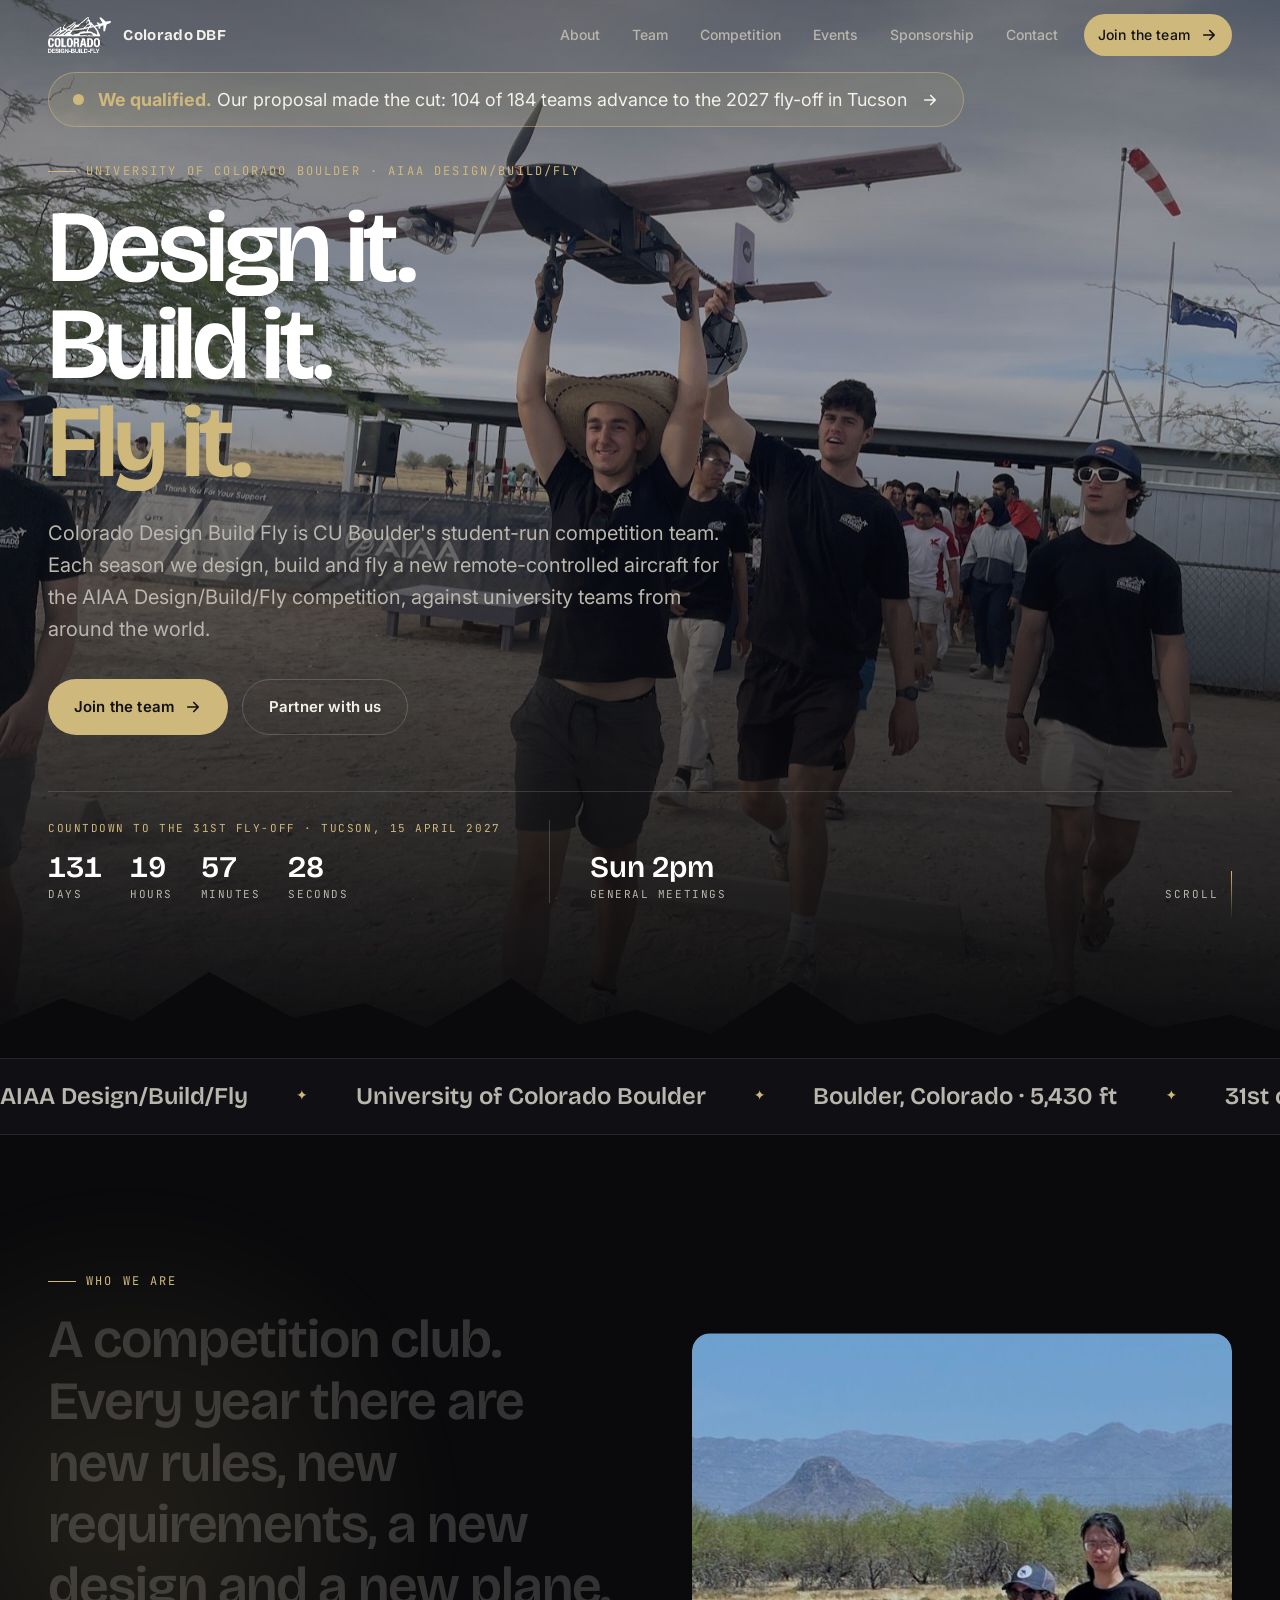
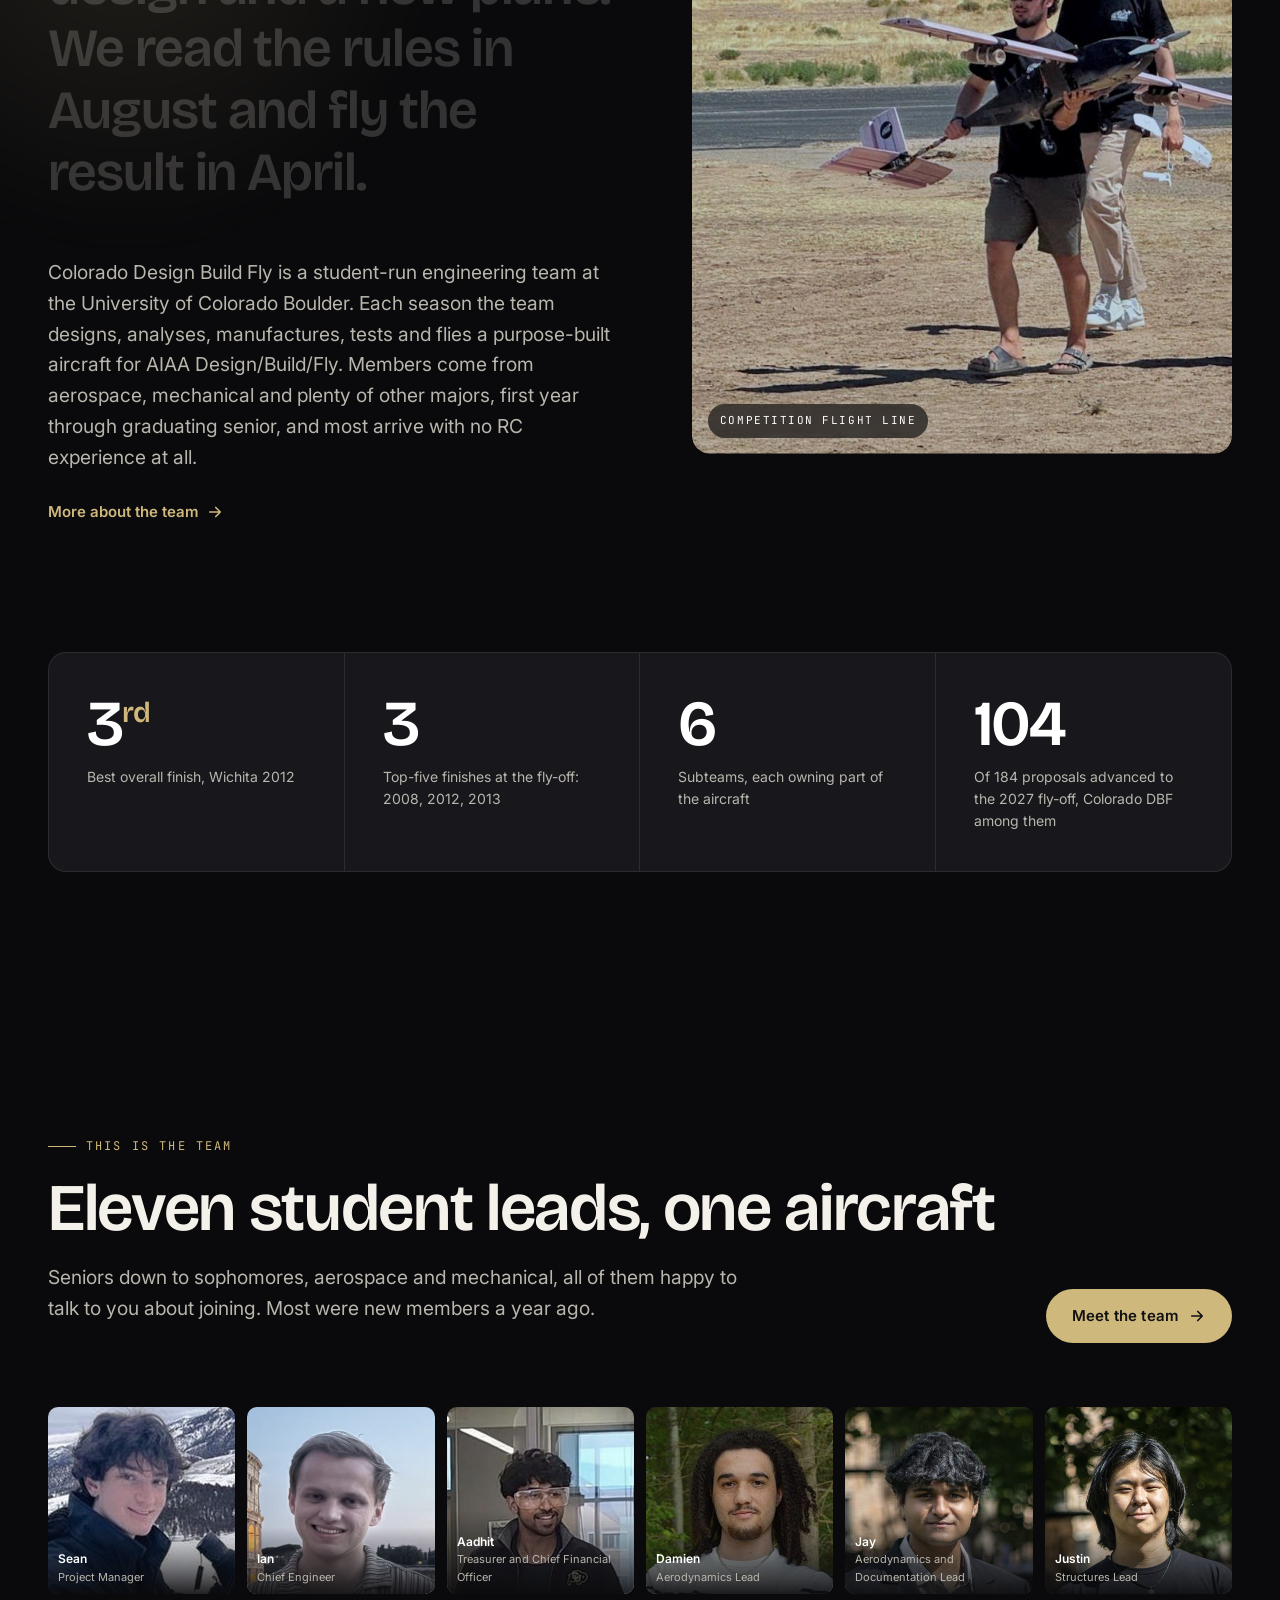
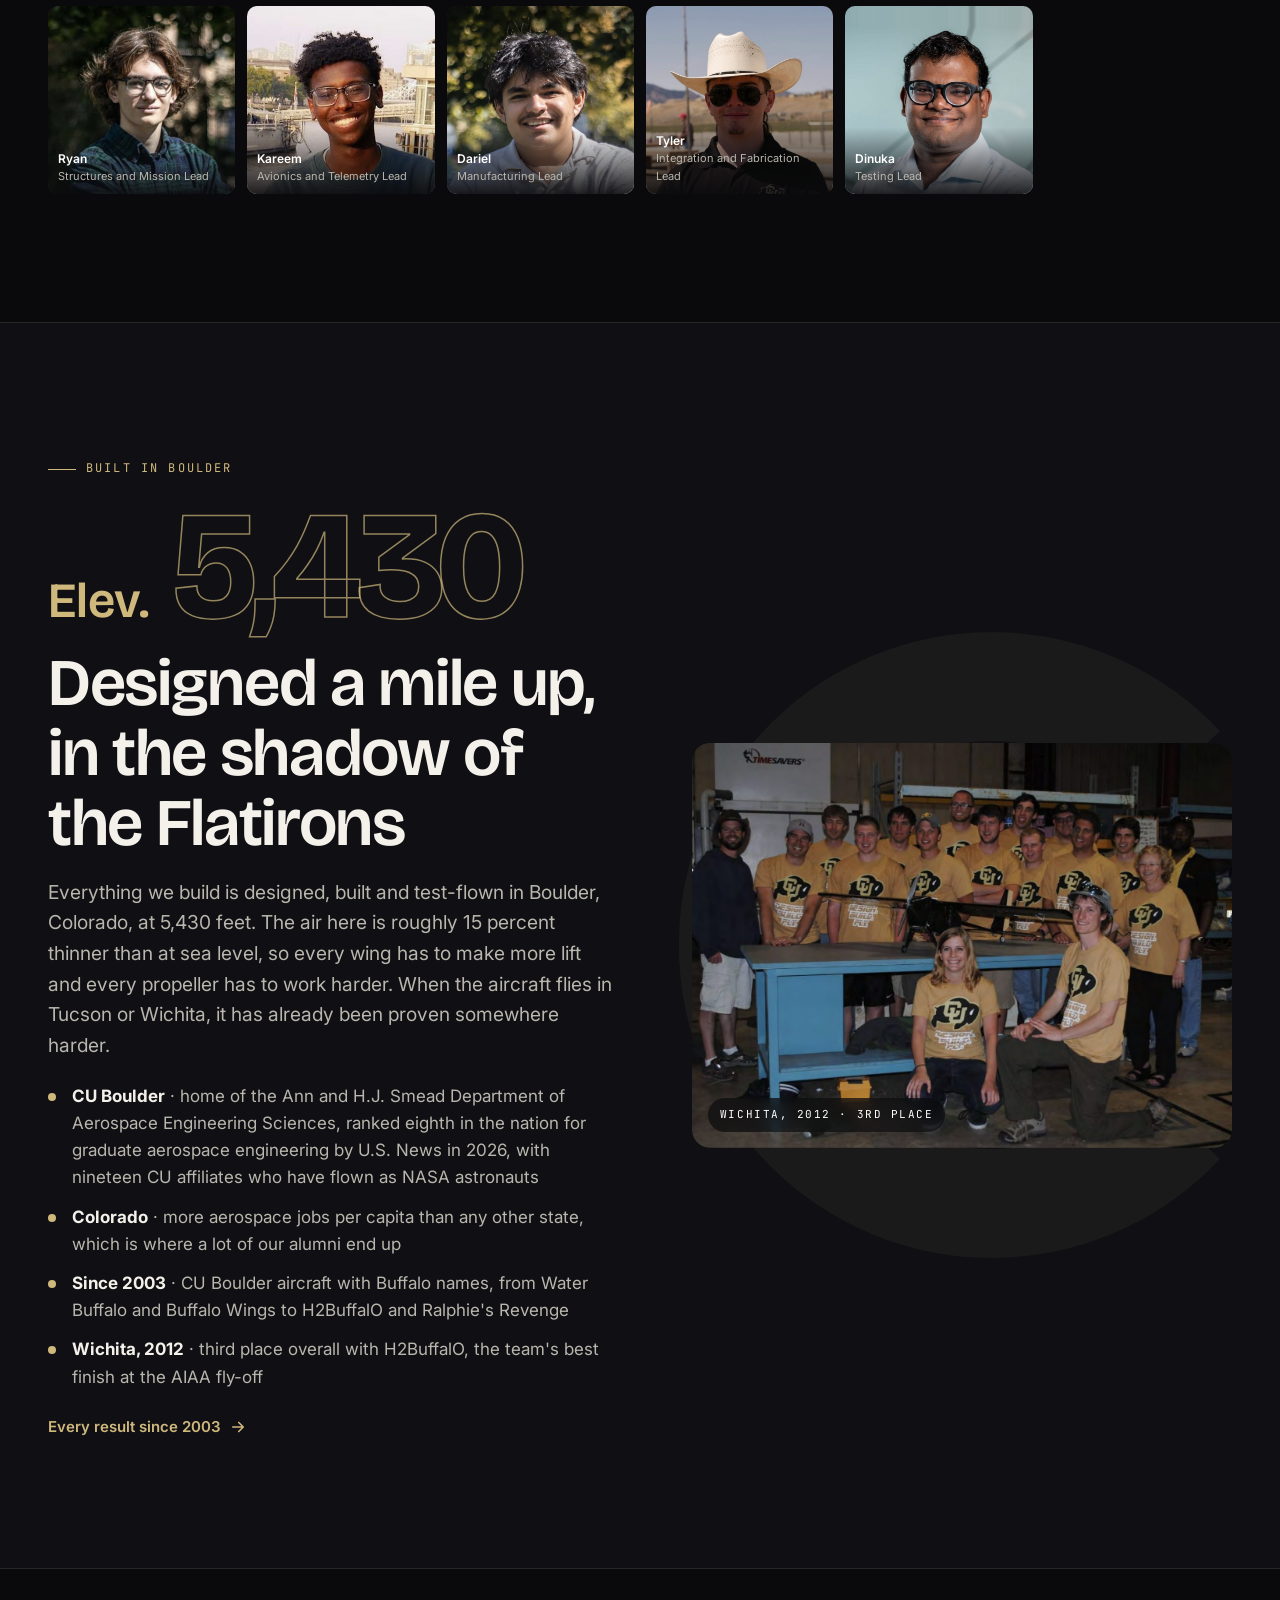
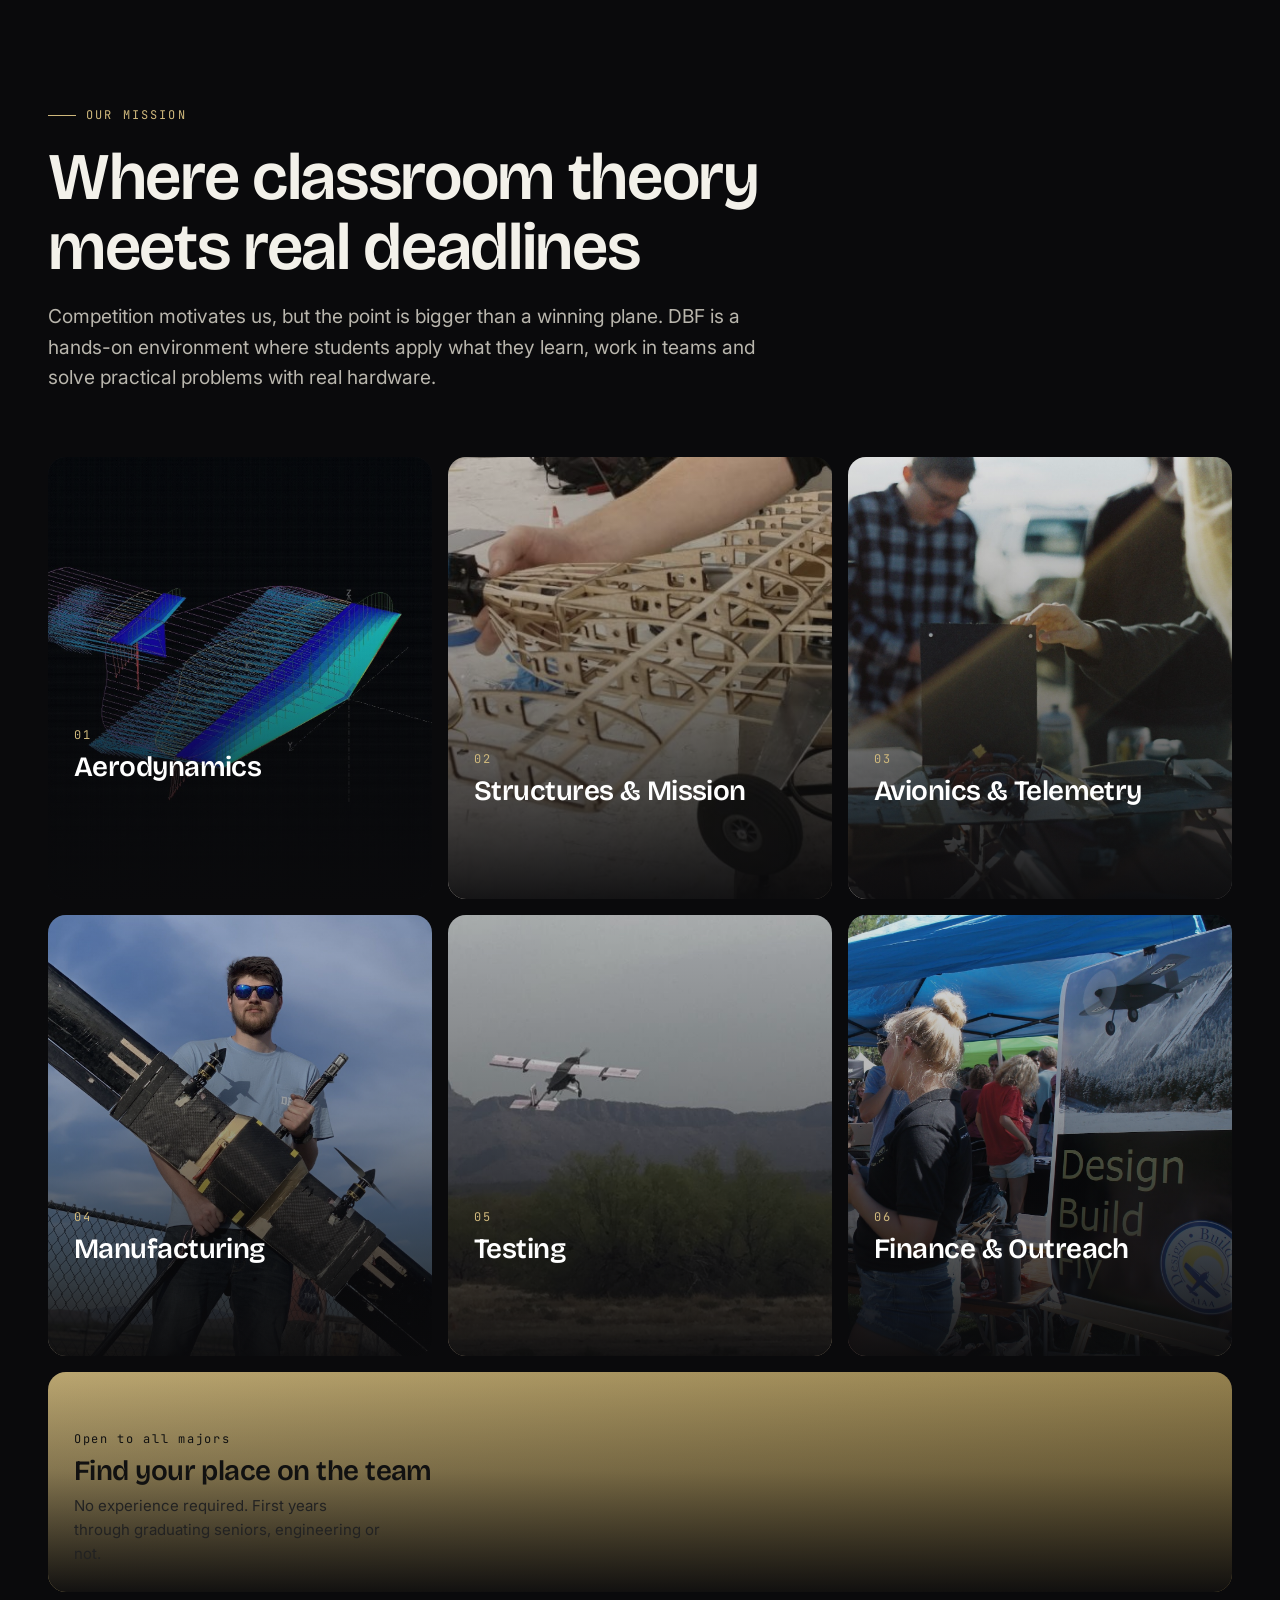
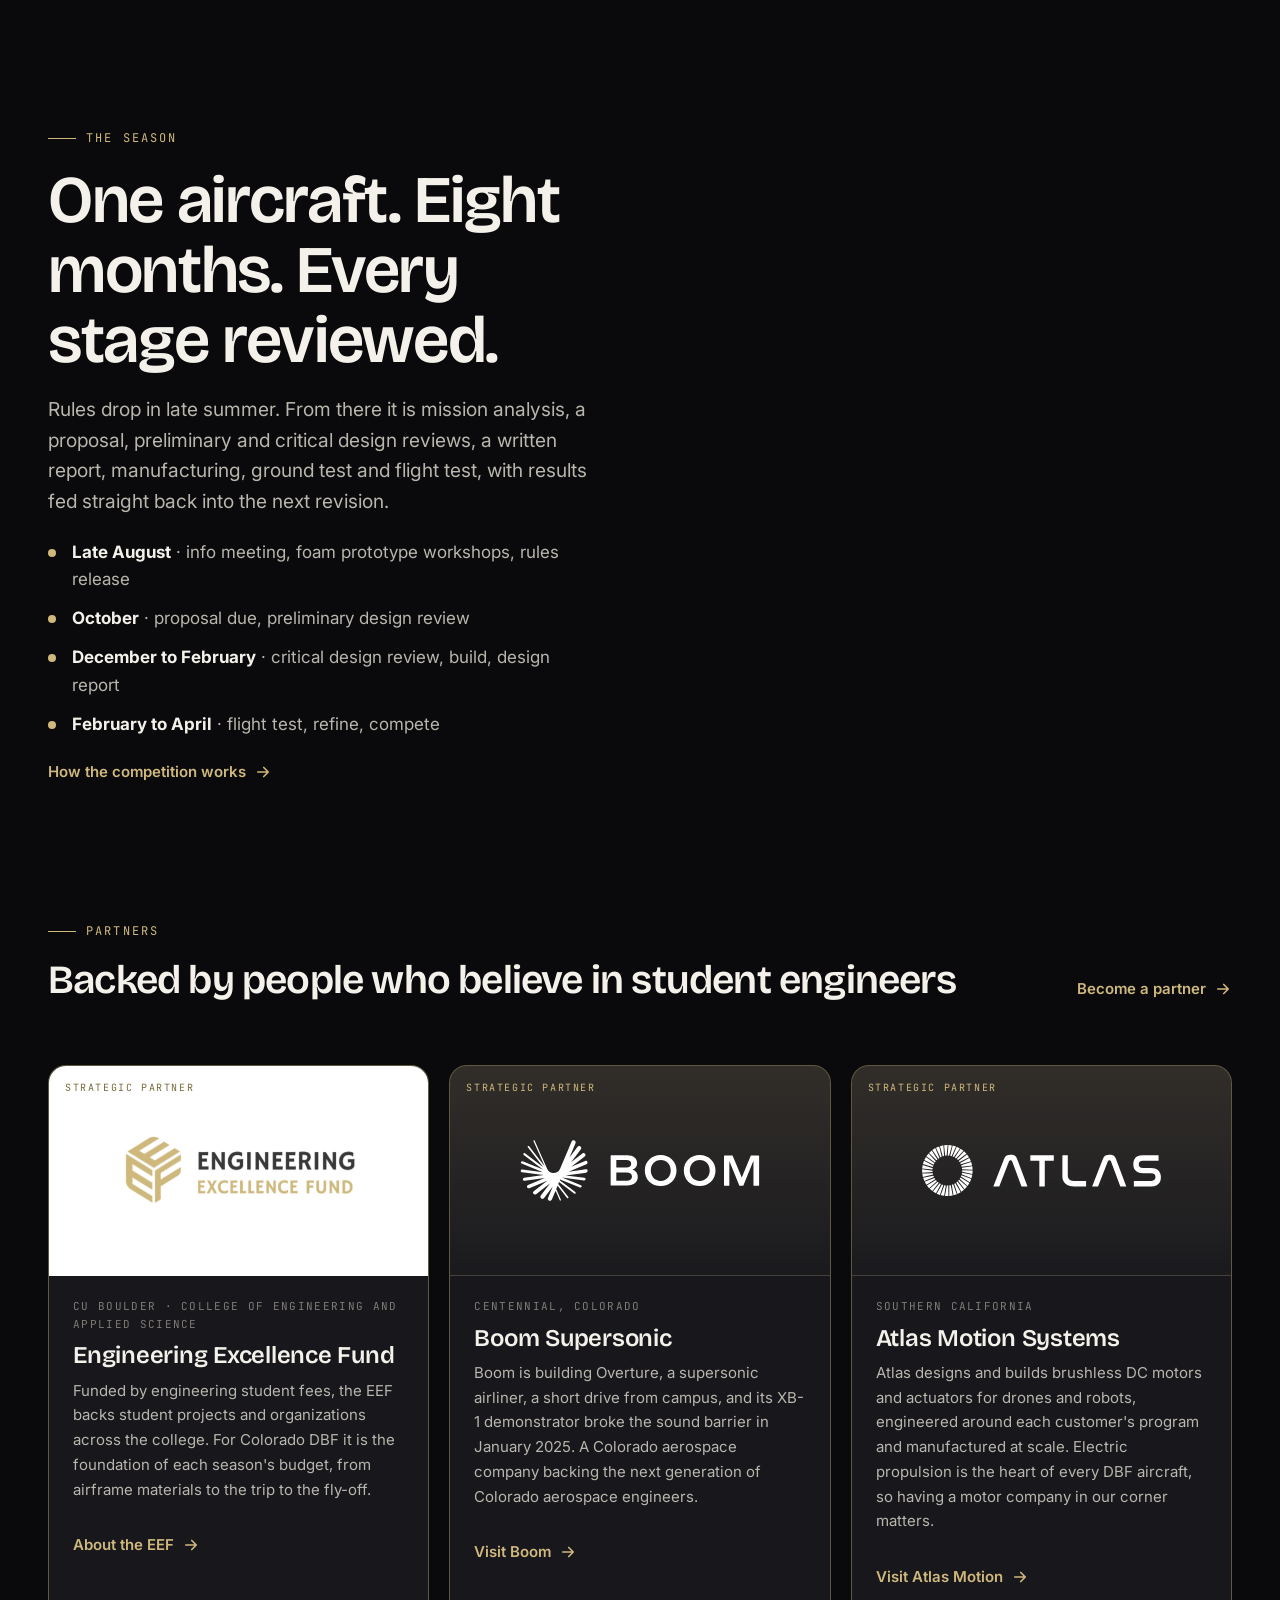
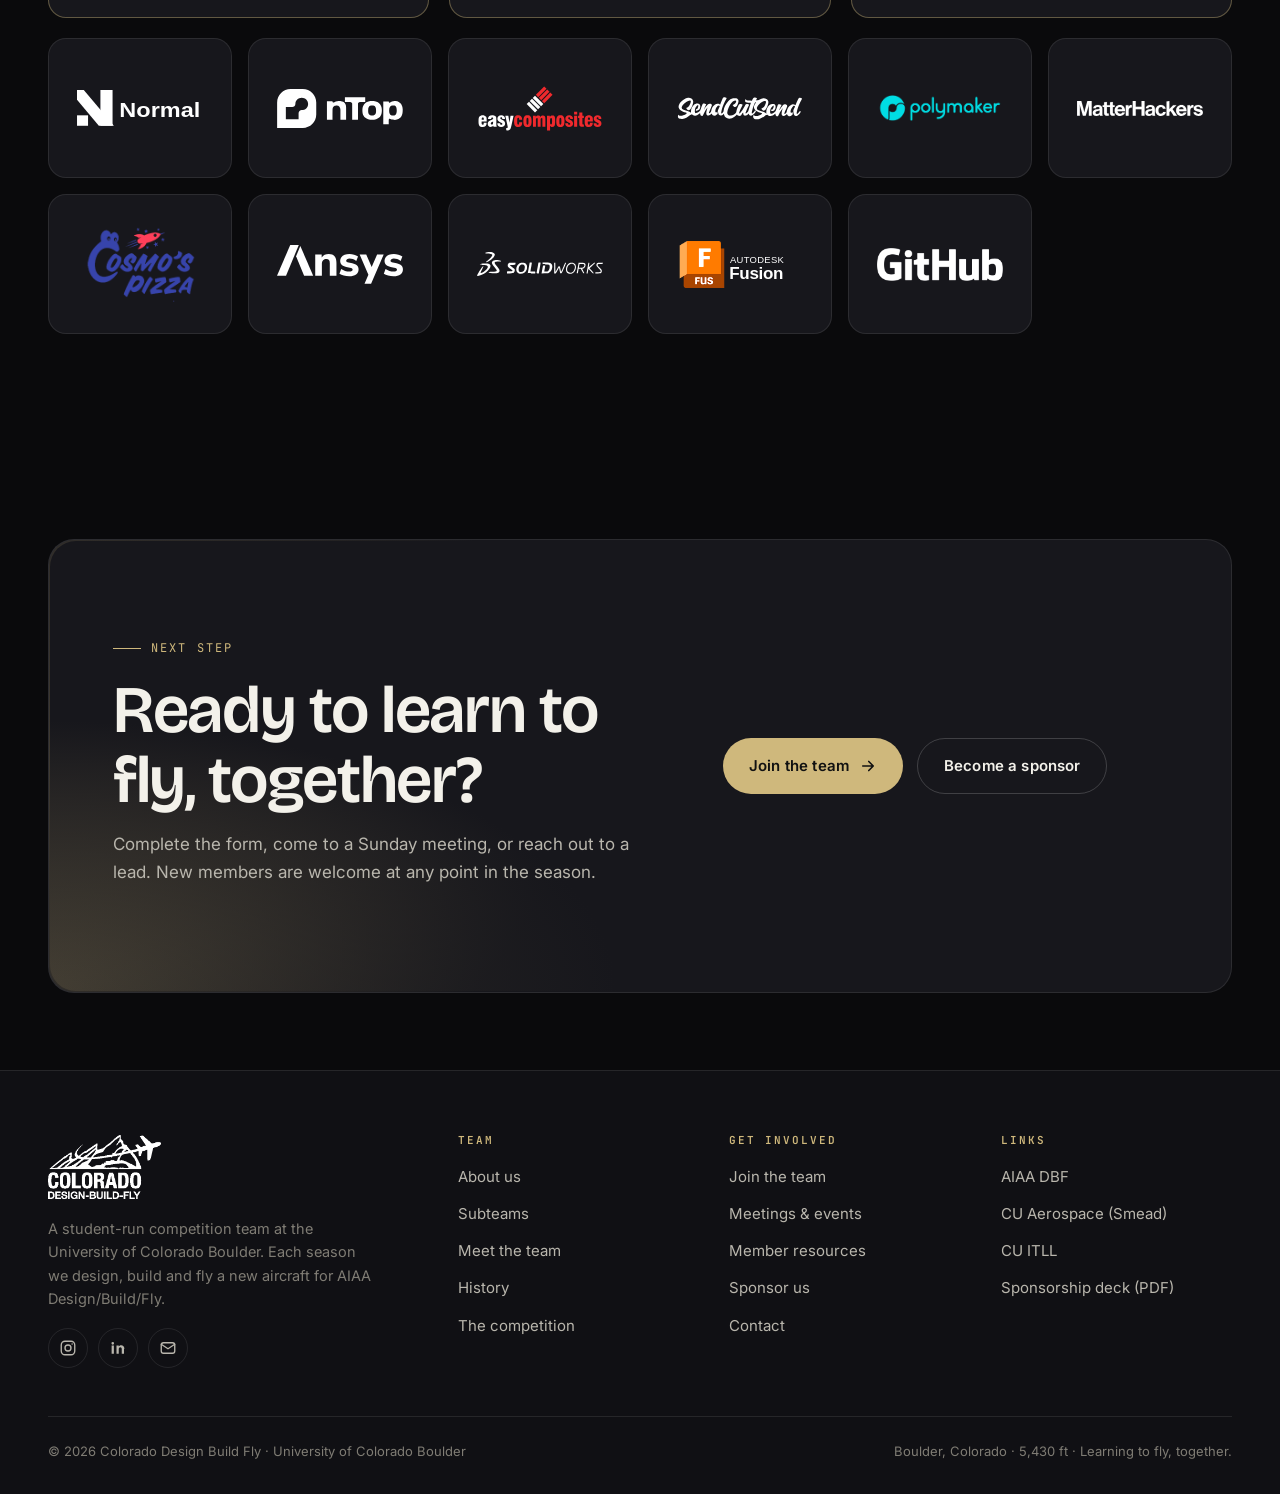
<file: index.html>
<!DOCTYPE html>
<html lang="en">
<head>
  <meta charset="utf-8">
  <meta name="viewport" content="width=device-width, initial-scale=1">
  <title>Colorado Design Build Fly · CU Boulder AIAA DBF Team</title>
  <meta name="description" content="Colorado Design Build Fly is the University of Colorado Boulder's student-run team for the AIAA Design/Build/Fly competition. Join us, sponsor us, or follow the season.">
  <link rel="canonical" href="https://www.coloradodbf.org/">
  <meta property="og:title" content="Colorado Design Build Fly · CU Boulder AIAA DBF Team">
  <meta property="og:description" content="Colorado Design Build Fly is the University of Colorado Boulder's student-run team for the AIAA Design/Build/Fly competition. Join us, sponsor us, or follow the season.">
  <meta property="og:image" content="https://www.coloradodbf.org/assets/img/og-image.jpg">
  <meta property="og:type" content="website">
  <meta name="theme-color" content="#0a0a0c">
  <link rel="icon" type="image/png" sizes="32x32" href="assets/img/favicon-32.png">
  <link rel="icon" type="image/png" sizes="192x192" href="assets/img/favicon-192.png">
  <link rel="apple-touch-icon" href="assets/img/apple-touch-icon.png">
  <link rel="preconnect" href="https://fonts.googleapis.com">
  <link rel="preconnect" href="https://fonts.gstatic.com" crossorigin>
  <link href="https://fonts.googleapis.com/css2?family=Bricolage+Grotesque:opsz,wght@12..96,500;12..96,600;12..96,700&family=Inter:wght@400;500;600&family=JetBrains+Mono:wght@400;600&display=swap" rel="stylesheet">
  <link rel="stylesheet" href="assets/css/style.css?v=367faccb">
</head>
<body>
<a class="skip" href="#main">Skip to content</a>
<div class="progress" aria-hidden="true"></div>
<header class="nav">
  <div class="wrap">
    <a class="nav__brand" href="index.html" aria-label="Colorado DBF home">
      <img src="assets/brand/logo-white.png" alt="Colorado Design Build Fly" width="64" height="36">
      <span>Colorado DBF</span>
    </a>
    <nav class="nav__links" aria-label="Primary">
      <a href="about.html">About</a><a href="team.html">Team</a><a href="competition.html">Competition</a><a href="events.html">Events</a><a href="sponsorship.html">Sponsorship</a><a href="contact.html">Contact</a>
      <a class="btn btn--sm nav__cta" href="join.html">Join the team <svg class="arrow" width="18" height="18" viewBox="0 0 24 24" fill="none" stroke="currentColor" stroke-width="2.2" stroke-linecap="round" stroke-linejoin="round"><path d="M5 12h14M13 6l6 6-6 6"/></svg></a>
    </nav>
    <button class="nav__toggle" aria-expanded="false" aria-controls="drawer" aria-label="Menu"><span></span><span></span><span></span></button>
  </div>
</header>
<div class="drawer" id="drawer">
  <a href="index.html">Home</a><a href="about.html">About</a><a href="team.html">Team</a><a href="competition.html">Competition</a><a href="events.html">Events</a><a href="sponsorship.html">Sponsorship</a><a href="contact.html">Contact</a><a href="resources.html">Member resources</a><a href="join.html">Join the team</a>
  <div class="drawer__foot">University of Colorado Boulder · AIAA Design/Build/Fly</div>
</div>
<main id="main">

<section class="hero">
  <div class="hero__media"><img src="assets/img/team/hero-victory.jpg" alt="Colorado DBF members carrying the competition aircraft off the flight line" fetchpriority="high"></div>
  <div class="hero__shade"></div>
  <canvas class="hero__flow" aria-hidden="true"></canvas>
  <div class="wrap hero__inner">
    <a class="announce" href="competition.html#season" data-until="2027-02-19T17:00:00-05:00"><span class="announce__dot"></span><span><b>We qualified.</b> Our proposal made the cut: 104 of 184 teams advance to the 2027 fly-off in Tucson</span><svg class="arrow" width="14" height="14" viewBox="0 0 24 24" fill="none" stroke="currentColor" stroke-width="2.2" stroke-linecap="round" stroke-linejoin="round"><path d="M5 12h14M13 6l6 6-6 6"/></svg></a>
    <span class="eyebrow" style="animation:fadeUp 1s .2s var(--ease-out) forwards;opacity:0">University of Colorado Boulder · AIAA Design/Build/Fly</span>
    <h1 class="h-xl hero__title">
      <span class="line"><span>Design it.</span></span>
      <span class="line"><span>Build it.</span></span>
      <span class="line"><span><em>Fly it.</em></span></span>
    </h1>
    <p class="hero__sub">Colorado Design Build Fly is CU Boulder's student-run competition team. Each season we design, build and fly a new remote-controlled aircraft for the AIAA Design/Build/Fly competition, against university teams from around the world.</p>
    <div class="btn-row hero__cta">
      <a class="btn" href="join.html">Join the team <svg class="arrow" width="18" height="18" viewBox="0 0 24 24" fill="none" stroke="currentColor" stroke-width="2.2" stroke-linecap="round" stroke-linejoin="round"><path d="M5 12h14M13 6l6 6-6 6"/></svg></a>
      <a class="btn btn--ghost" href="sponsorship.html">Partner with us</a>
    </div>
    <div class="hero__meta hero__meta--count">
      <div class="countdown" data-countdown="2027-04-15T08:00:00-07:00" data-countdown-end="2027-04-18T20:00:00-07:00">
        <span class="countdown__label">Countdown to the 31st fly-off · Tucson, 15 April 2027</span>
        <div class="countdown__units">
          <div><b data-cd="d">0</b><small>Days</small></div>
          <div><b data-cd="h">00</b><small>Hours</small></div>
          <div><b data-cd="m">00</b><small>Minutes</small></div>
          <div><b data-cd="s">00</b><small>Seconds</small></div>
        </div>
      </div>
      <div class="hero__meet"><b>Sun 2pm</b><small>General meetings</small></div>
    </div>
  </div>
  <div class="hero__scroll"><span>Scroll</span><i></i></div>
  <svg class="flatirons" viewBox="0 0 1440 140" preserveAspectRatio="none" aria-hidden="true"><path d="M0 140 L0 98 L70 66 L150 94 L235 34 L330 90 L410 72 L480 102 L575 42 L650 98 L715 80 L800 110 L890 46 L965 98 L1050 84 L1125 112 L1215 62 L1300 102 L1385 86 L1440 106 L1440 140 Z"/></svg>
</section>

<div class="marquee" aria-hidden="true">
  <div class="marquee__track">
    <span>AIAA Design/Build/Fly</span><span>University of Colorado Boulder</span><span>Boulder, Colorado · 5,430 ft</span><span>31st competition · Tucson · April 2027</span><span>General meetings Sundays at 2</span><span>Learning to fly, together</span>
    <span>AIAA Design/Build/Fly</span><span>University of Colorado Boulder</span><span>Boulder, Colorado · 5,430 ft</span><span>31st competition · Tucson · April 2027</span><span>General meetings Sundays at 2</span><span>Learning to fly, together</span>
  </div>
</div>

<section class="section">
  <div class="glow" style="left:-20vw;top:0"></div>
  <div class="wrap">
    <div class="split">
      <div>
        <span class="eyebrow">Who we are</span>
        <p class="scrub">A competition club. Every year there are **new rules, new requirements, a new design and a new plane.** We read the rules in August and fly the result in April.</p>
        <p class="lead" style="margin-top:28px">Colorado Design Build Fly is a student-run engineering team at the University of Colorado Boulder. Each season the team designs, analyses, manufactures, tests and flies a purpose-built aircraft for AIAA Design/Build/Fly. Members come from aerospace, mechanical and plenty of other majors, first year through graduating senior, and most arrive with no RC experience at all.</p>
        <div class="btn-row" style="margin-top:28px">
          <a class="link-arrow" href="about.html">More about the team <svg class="arrow" width="18" height="18" viewBox="0 0 24 24" fill="none" stroke="currentColor" stroke-width="2.2" stroke-linecap="round" stroke-linejoin="round"><path d="M5 12h14M13 6l6 6-6 6"/></svg></a>
        </div>
      </div>
      <div class="split__media" data-reveal="right">
        <div class="media media--tall media--reveal">
          <img src="assets/img/team/runway-walk.jpg" alt="Team members walking the aircraft out to the runway at competition" loading="lazy">
          <span class="media__tag">Competition flight line</span>
        </div>
      </div>
    </div>
  </div>
</section>

<section class="section section--flush">
  <div class="wrap">
    <div class="stats" data-reveal>
      <div><b><span data-count="3">0</span><sup>rd</sup></b><small>Best overall finish, Wichita 2012</small></div>
      <div><b><span data-count="3">0</span></b><small>Top-five finishes at the fly-off: 2008, 2012, 2013</small></div>
      <div><b><span data-count="6">0</span></b><small>Subteams, each owning part of the aircraft</small></div>
      <div><b><span data-count="104">0</span></b><small>Of 184 proposals advanced to the 2027 fly-off, Colorado DBF among them</small></div>
    </div>
  </div>
</section>

<section class="section" id="team">
  <div class="wrap">
    <div class="section-head" style="display:flex;justify-content:space-between;align-items:flex-end;gap:24px;max-width:none;flex-wrap:wrap">
      <div>
        <span class="eyebrow">This is the team</span>
        <h2 class="h-lg">Eleven student leads, one aircraft</h2>
        <p class="lead">Seniors down to sophomores, aerospace and mechanical, all of them happy to talk to you about joining. Most were new members a year ago.</p>
      </div>
      <a class="btn" href="team.html">Meet the team <svg class="arrow" width="18" height="18" viewBox="0 0 24 24" fill="none" stroke="currentColor" stroke-width="2.2" stroke-linecap="round" stroke-linejoin="round"><path d="M5 12h14M13 6l6 6-6 6"/></svg></a>
    </div>
    <div class="faces stagger"><a href="team.html"><img src="assets/img/leads/sean-harrington.jpg" alt="Sean Harrington" loading="lazy"><span>Sean<small>Project Manager</small></span></a><a href="team.html"><img src="assets/img/leads/ian-van-de-lindt.jpg" alt="Ian van de Lindt" loading="lazy"><span>Ian<small>Chief Engineer</small></span></a><a href="team.html"><img src="assets/img/leads/aadhit-gopinath.jpg" alt="Aadhit Gopinath" loading="lazy"><span>Aadhit<small>Treasurer and Chief Financial Officer</small></span></a><a href="team.html"><img src="assets/img/leads/damien.jpg" alt="Damien" loading="lazy"><span>Damien<small>Aerodynamics Lead</small></span></a><a href="team.html"><img src="assets/img/leads/jay.jpg" alt="Jay" loading="lazy"><span>Jay<small>Aerodynamics and Documentation Lead</small></span></a><a href="team.html"><img src="assets/img/leads/justin-yaung.jpg" alt="Justin Yaung" loading="lazy"><span>Justin<small>Structures Lead</small></span></a><a href="team.html"><img src="assets/img/leads/ryan-aba-riebli.jpg" alt="Ryan Aba Riebli" loading="lazy"><span>Ryan<small>Structures and Mission Lead</small></span></a><a href="team.html"><img src="assets/img/leads/kareem-ahmed.jpg" alt="Kareem Ahmed" loading="lazy"><span>Kareem<small>Avionics and Telemetry Lead</small></span></a><a href="team.html"><img src="assets/img/leads/dariel-morales.jpg" alt="Dariel Morales" loading="lazy"><span>Dariel<small>Manufacturing Lead</small></span></a><a href="team.html"><img src="assets/img/leads/tyler-brining.jpg" alt="Tyler Brining" loading="lazy"><span>Tyler<small>Integration and Fabrication Lead</small></span></a><a href="team.html"><img src="assets/img/leads/dinuka-hannadige.jpg" alt="Dinuka Hannadige" loading="lazy"><span>Dinuka<small>Testing Lead</small></span></a></div>
  </div>
</section>

<section class="section legacy">
  <svg class="legacy__c" viewBox="0 0 100 100" aria-hidden="true"><path d="M74 24 A38 38 0 1 0 74 76" fill="none" stroke="currentColor" stroke-width="16"/><circle cx="50" cy="50" r="15" fill="currentColor"/></svg>
  <div class="wrap">
    <div class="split" style="align-items:center">
      <div data-reveal>
        <span class="eyebrow">Built in Boulder</span>
        <div class="est"><span>Elev.</span>5,430</div>
        <h2 class="h-lg" style="margin-top:14px">Designed a mile up, in the shadow of the Flatirons</h2>
        <p class="lead" style="margin-top:18px">Everything we build is designed, built and test-flown in Boulder, Colorado, at 5,430 feet. The air here is roughly 15 percent thinner than at sea level, so every wing has to make more lift and every propeller has to work harder. When the aircraft flies in Tucson or Wichita, it has already been proven somewhere harder.</p>
        <ul class="list" style="margin-top:22px">
          <li><b>CU Boulder</b>&nbsp;· home of the Ann and H.J. Smead Department of Aerospace Engineering Sciences, ranked eighth in the nation for graduate aerospace engineering by U.S. News in 2026, with nineteen CU affiliates who have flown as NASA astronauts</li>
          <li><b>Colorado</b>&nbsp;· more aerospace jobs per capita than any other state, which is where a lot of our alumni end up</li>
          <li><b>Since 2003</b>&nbsp;· CU Boulder aircraft with Buffalo names, from Water Buffalo and Buffalo Wings to H2BuffalO and Ralphie's Revenge</li>
          <li><b>Wichita, 2012</b>&nbsp;· third place overall with H2BuffalO, the team's best finish at the AIAA fly-off</li>
        </ul>
        <a class="link-arrow" style="margin-top:24px" href="competition.html#record">Every result since 2003 <svg class="arrow" width="18" height="18" viewBox="0 0 24 24" fill="none" stroke="currentColor" stroke-width="2.2" stroke-linecap="round" stroke-linejoin="round"><path d="M5 12h14M13 6l6 6-6 6"/></svg></a>
      </div>
      <div class="split__media" data-reveal="right">
        <div class="media media--reveal"><img src="assets/img/history/wichita-2012.jpg" alt="The 2012 Colorado DBF team in Wichita, Kansas, where the team placed third overall" loading="lazy"><span class="media__tag">Wichita, 2012 · 3rd place</span></div>
      </div>
    </div>
  </div>
</section>

<section class="section" id="subteams">
  <div class="wrap">
    <div class="section-head">
      <span class="eyebrow">Our mission</span>
      <h2 class="h-lg">Where classroom theory meets real deadlines</h2>
      <p class="lead">Competition motivates us, but the point is bigger than a winning plane. DBF is a hands-on environment where students apply what they learn, work in teams and solve practical problems with real hardware.</p>
    </div>
    <div class="tiles stagger">
      <a class="tile" href="about.html#aerodynamics">
        <img src="assets/img/subteams/aerodynamics.jpg" alt="CFD pressure plot of the wing" loading="lazy">
        <div class="tile__body"><span class="card__num">01</span><h3>Aerodynamics</h3><p>Lifting surfaces, aircraft dynamics and propulsion. Airfoil selection, sizing, stability and control, and the mission simulation.</p></div>
      </a>
      <a class="tile" href="about.html#structures">
        <img src="assets/img/subteams/structures.jpg" alt="Balsa and plywood airframe structure under construction" loading="lazy">
        <div class="tile__body"><span class="card__num">02</span><h3>Structures &amp; Mission</h3><p>The airframe, sized for weight and serviceability, plus the payload bays and mechanisms that score points.</p></div>
      </a>
      <a class="tile" href="about.html#avionics">
        <img src="assets/img/subteams/avionics.jpg" alt="Avionics work on the aircraft at the field" loading="lazy">
        <div class="tile__body"><span class="card__num">03</span><h3>Avionics &amp; Telemetry</h3><p>Flight-test data logging, real-time telemetry, wiring, PCB design and control of every moving part on the aircraft.</p></div>
      </a>
      <a class="tile" href="about.html#manufacturing">
        <img src="assets/img/resources/laser-wing.jpg" alt="Student holding a laser-cut wing section" loading="lazy">
        <div class="tile__body"><span class="card__num">04</span><h3>Manufacturing</h3><p>Foam prototypes, laser-cut and 3D-printed parts, carbon layups, integration and fabrication.</p></div>
      </a>
      <a class="tile" href="about.html#testing">
        <img src="assets/img/events/fly-test-landing.jpg" alt="The aircraft on final approach during a test flight" loading="lazy">
        <div class="tile__body"><span class="card__num">05</span><h3>Testing</h3><p>Bench checks, load tests, propulsion runs and the flight test campaign that feeds every design revision.</p></div>
      </a>
      <a class="tile" href="about.html#finance">
        <img src="assets/img/subteams/business.jpg" alt="Team tabling at a campus outreach event" loading="lazy">
        <div class="tile__body"><span class="card__num">06</span><h3>Finance &amp; Outreach</h3><p>Program spending, sponsor relationships, external funding and the team's public presence.</p></div>
      </a>
      <a class="tile tile--wide" href="join.html" style="background:linear-gradient(160deg,var(--gold),#8f7a44)">
        <div class="tile__body" style="transform:none"><span class="card__num" style="color:#111">Open to all majors</span><h3 style="color:#111">Find your place on the team</h3><p style="color:#222;opacity:1;transform:none">No experience required. First years through graduating seniors, engineering or not.</p></div>
      </a>
    </div>
  </div>
</section>

<section class="section section--flush">
  <div class="wrap">
    <div class="split split--rev">
      <div class="split__media" data-reveal="left">
        <div class="media media--reveal">
          <img src="assets/img/aircraft/2025-2026.jpg" alt="The 2025 to 2026 aircraft on the runway" loading="lazy">
          <span class="media__tag">2025 to 2026 aircraft</span>
        </div>
      </div>
      <div>
        <span class="eyebrow">The season</span>
        <h2 class="h-lg">One aircraft. Eight months. Every stage reviewed.</h2>
        <p class="lead" style="margin-top:18px">Rules drop in late summer. From there it is mission analysis, a proposal, preliminary and critical design reviews, a written report, manufacturing, ground test and flight test, with results fed straight back into the next revision.</p>
        <ul class="list" style="margin-top:22px">
          <li><b>Late August</b>&nbsp;· info meeting, foam prototype workshops, rules release</li>
          <li><b>October</b>&nbsp;· proposal due, preliminary design review</li>
          <li><b>December to February</b>&nbsp;· critical design review, build, design report</li>
          <li><b>February to April</b>&nbsp;· flight test, refine, compete</li>
        </ul>
        <a class="link-arrow" style="margin-top:22px" href="competition.html">How the competition works <svg class="arrow" width="18" height="18" viewBox="0 0 24 24" fill="none" stroke="currentColor" stroke-width="2.2" stroke-linecap="round" stroke-linejoin="round"><path d="M5 12h14M13 6l6 6-6 6"/></svg></a>
      </div>
    </div>
  </div>
</section>

<section class="section section--flush">
  <div class="wrap">
    <div class="section-head" style="display:flex;justify-content:space-between;align-items:flex-end;gap:24px;max-width:none;flex-wrap:wrap">
      <div>
        <span class="eyebrow">Partners</span>
        <h2 class="h-md">Backed by people who believe in student engineers</h2>
      </div>
      <a class="link-arrow" href="sponsorship.html">Become a partner <svg class="arrow" width="18" height="18" viewBox="0 0 24 24" fill="none" stroke="currentColor" stroke-width="2.2" stroke-linecap="round" stroke-linejoin="round"><path d="M5 12h14M13 6l6 6-6 6"/></svg></a>
    </div>
    <div class="spotlight stagger">
      <article class="spot spot--light">
        <span class="spot__tag">Strategic partner</span>
        <div class="spot__logo"><img src="assets/img/sponsors/engineering-excellence-fund.png" alt="Engineering Excellence Fund, CU Boulder" loading="lazy"></div>
        <div class="spot__body">
          <span class="spot__meta">CU Boulder · College of Engineering and Applied Science</span>
          <h3>Engineering Excellence Fund</h3>
          <p>Funded by engineering student fees, the EEF backs student projects and organizations across the college. For Colorado DBF it is the foundation of each season's budget, from airframe materials to the trip to the fly-off.</p>
          <a class="link-arrow" href="https://www.colorado.edu/program/eef/" target="_blank" rel="noopener">About the EEF <svg class="arrow" width="18" height="18" viewBox="0 0 24 24" fill="none" stroke="currentColor" stroke-width="2.2" stroke-linecap="round" stroke-linejoin="round"><path d="M5 12h14M13 6l6 6-6 6"/></svg></a>
        </div>
      </article>
      <article class="spot">
        <span class="spot__tag">Strategic partner</span>
        <div class="spot__logo"><img src="assets/img/sponsors/boom-supersonic.svg" alt="Boom Supersonic" loading="lazy"></div>
        <div class="spot__body">
          <span class="spot__meta">Centennial, Colorado</span>
          <h3>Boom Supersonic</h3>
          <p>Boom is building Overture, a supersonic airliner, a short drive from campus, and its XB-1 demonstrator broke the sound barrier in January 2025. A Colorado aerospace company backing the next generation of Colorado aerospace engineers.</p>
          <a class="link-arrow" href="https://boomsupersonic.com/" target="_blank" rel="noopener">Visit Boom <svg class="arrow" width="18" height="18" viewBox="0 0 24 24" fill="none" stroke="currentColor" stroke-width="2.2" stroke-linecap="round" stroke-linejoin="round"><path d="M5 12h14M13 6l6 6-6 6"/></svg></a>
        </div>
      </article>
      <article class="spot">
        <span class="spot__tag">Strategic partner</span>
        <div class="spot__logo"><img src="assets/img/sponsors/atlas-motion.svg" alt="Atlas Motion Systems" loading="lazy"></div>
        <div class="spot__body">
          <span class="spot__meta">Southern California</span>
          <h3>Atlas Motion Systems</h3>
          <p>Atlas designs and builds brushless DC motors and actuators for drones and robots, engineered around each customer's program and manufactured at scale. Electric propulsion is the heart of every DBF aircraft, so having a motor company in our corner matters.</p>
          <a class="link-arrow" href="https://atlasmotion.com/" target="_blank" rel="noopener">Visit Atlas Motion <svg class="arrow" width="18" height="18" viewBox="0 0 24 24" fill="none" stroke="currentColor" stroke-width="2.2" stroke-linecap="round" stroke-linejoin="round"><path d="M5 12h14M13 6l6 6-6 6"/></svg></a>
        </div>
      </article>
    </div>
    <div class="logos stagger">
      <div aria-label="Normal"><img src="assets/img/sponsors/normal.svg" alt="Normal" loading="lazy"></div>
      <a href="https://www.ntop.com/" target="_blank" rel="noopener" aria-label="nTop"><img src="assets/img/sponsors/ntop.svg" alt="nTop" loading="lazy"></a>
      <a href="https://www.easycomposites.co.uk/" target="_blank" rel="noopener" aria-label="Easy Composites"><img src="assets/img/sponsors/easy-composites.svg" alt="Easy Composites" loading="lazy"></a>
      <a href="https://sendcutsend.com/" target="_blank" rel="noopener" aria-label="SendCutSend"><img src="assets/img/sponsors/sendcutsend.svg" alt="SendCutSend" loading="lazy"></a>
      <a href="https://shop.polymaker.com/" target="_blank" rel="noopener" aria-label="Polymaker"><img src="assets/img/sponsors/polymaker.png" alt="Polymaker" loading="lazy"></a>
      <a href="https://www.matterhackers.com/" target="_blank" rel="noopener" aria-label="MatterHackers"><img src="assets/img/sponsors/matterhackers.svg" alt="MatterHackers" loading="lazy"></a>
      <a href="https://www.cosmospizza.com/" target="_blank" rel="noopener" aria-label="Cosmo's Pizza"><img src="assets/img/sponsors/cosmos-pizza.png" alt="Cosmo's Pizza" loading="lazy"></a>
      <a href="https://www.ansys.com/" target="_blank" rel="noopener" aria-label="Ansys"><img src="assets/img/sponsors/ansys.svg" alt="Ansys" loading="lazy"></a>
      <a href="https://www.solidworks.com/" target="_blank" rel="noopener" aria-label="SOLIDWORKS"><img src="assets/img/sponsors/solidworks.svg" alt="SOLIDWORKS" loading="lazy"></a>
      <a href="https://www.autodesk.com/products/fusion-360/overview" target="_blank" rel="noopener" aria-label="Autodesk Fusion"><img src="assets/img/sponsors/fusion.svg" alt="Autodesk Fusion" loading="lazy"></a>
      <a href="https://github.com/" target="_blank" rel="noopener" aria-label="GitHub"><img src="assets/img/sponsors/github.png" alt="GitHub" loading="lazy"></a>
    </div>
  </div>
</section>
<section class="section section--tight">
  <div class="wrap">
    <div class="cta" data-reveal>
      <div class="cta__grid">
        <div>
          <span class="eyebrow">Next step</span>
          <h2 class="h-lg">Ready to learn to fly, together?</h2>
          <p style="margin-top:16px">Complete the form, come to a Sunday meeting, or reach out to a lead. New members are welcome at any point in the season.</p>
        </div>
        <div class="btn-row">
          <a class="btn" href="join.html">Join the team <svg class="arrow" width="18" height="18" viewBox="0 0 24 24" fill="none" stroke="currentColor" stroke-width="2.2" stroke-linecap="round" stroke-linejoin="round"><path d="M5 12h14M13 6l6 6-6 6"/></svg></a>
          <a class="btn btn--ghost" href="sponsorship.html">Become a sponsor</a>
        </div>
      </div>
    </div>
  </div>
</section>
</main>
<footer class="footer">
  <div class="wrap">
    <div class="footer__grid">
      <div class="footer__brand">
        <img src="assets/brand/logo-white.png" alt="Colorado Design Build Fly">
        <p>A student-run competition team at the University of Colorado Boulder. Each season we design, build and fly a new aircraft for AIAA Design/Build/Fly.</p>
        <div class="social">
          <a href="https://www.instagram.com/coloradodbf/" target="_blank" rel="noopener" aria-label="Instagram"><svg viewBox="0 0 24 24" fill="none" stroke="currentColor" stroke-width="1.8" stroke-linecap="round" stroke-linejoin="round"><rect x="3" y="3" width="18" height="18" rx="5"/><circle cx="12" cy="12" r="4"/><circle cx="17.5" cy="6.5" r="1" fill="currentColor" stroke="none"/></svg></a>
          <a href="https://www.linkedin.com/company/colorado-dbf/" target="_blank" rel="noopener" aria-label="LinkedIn"><svg viewBox="0 0 24 24" fill="currentColor"><path d="M6.5 8.5h-3v11h3v-11zM5 4a1.75 1.75 0 1 0 0 3.5A1.75 1.75 0 0 0 5 4zm15.5 9.2c0-3.1-1.7-4.9-4.3-4.9-1.6 0-2.7.8-3.2 1.7V8.5h-3v11h3v-5.8c0-1.6.7-2.6 2.1-2.6 1.3 0 1.9.9 1.9 2.6v5.8h3v-6.3z"/></svg></a>
          <a href="mailto:dbf@colorado.edu" aria-label="Email"><svg viewBox="0 0 24 24" fill="none" stroke="currentColor" stroke-width="1.8" stroke-linecap="round" stroke-linejoin="round"><rect x="3" y="5" width="18" height="14" rx="3"/><path d="m3 7 9 6 9-6"/></svg></a>
        </div>
      </div>
      <div>
        <h4>Team</h4>
        <ul>
          <li><a href="about.html">About us</a></li>
          <li><a href="about.html#subteams">Subteams</a></li>
          <li><a href="team.html">Meet the team</a></li>
          <li><a href="about.html#history">History</a></li>
          <li><a href="competition.html">The competition</a></li>
        </ul>
      </div>
      <div>
        <h4>Get involved</h4>
        <ul>
          <li><a href="join.html">Join the team</a></li>
          <li><a href="events.html">Meetings &amp; events</a></li>
          <li><a href="resources.html">Member resources</a></li>
          <li><a href="sponsorship.html">Sponsor us</a></li>
          <li><a href="contact.html">Contact</a></li>
        </ul>
      </div>
      <div>
        <h4>Links</h4>
        <ul>
          <li><a href="https://www.aiaa.org/dbf" target="_blank" rel="noopener">AIAA DBF</a></li>
          <li><a href="https://www.colorado.edu/aerospace/" target="_blank" rel="noopener">CU Aerospace (Smead)</a></li>
          <li><a href="https://www.colorado.edu/itll/" target="_blank" rel="noopener">CU ITLL</a></li>
          <li><a href="assets/docs/Colorado-DBF-Partnership-Proposal-2026-27.pdf" target="_blank" rel="noopener">Sponsorship deck (PDF)</a></li>
        </ul>
      </div>
    </div>
    <div class="footer__bottom">
      <span>&copy; <span data-year>2026</span> Colorado Design Build Fly · University of Colorado Boulder</span>
      <span>Boulder, Colorado · 5,430 ft · Learning to fly, together.</span>
    </div>
  </div>
</footer>
<script src="assets/js/main.js?v=4a335173" defer></script>
</body>
</html>
</file>
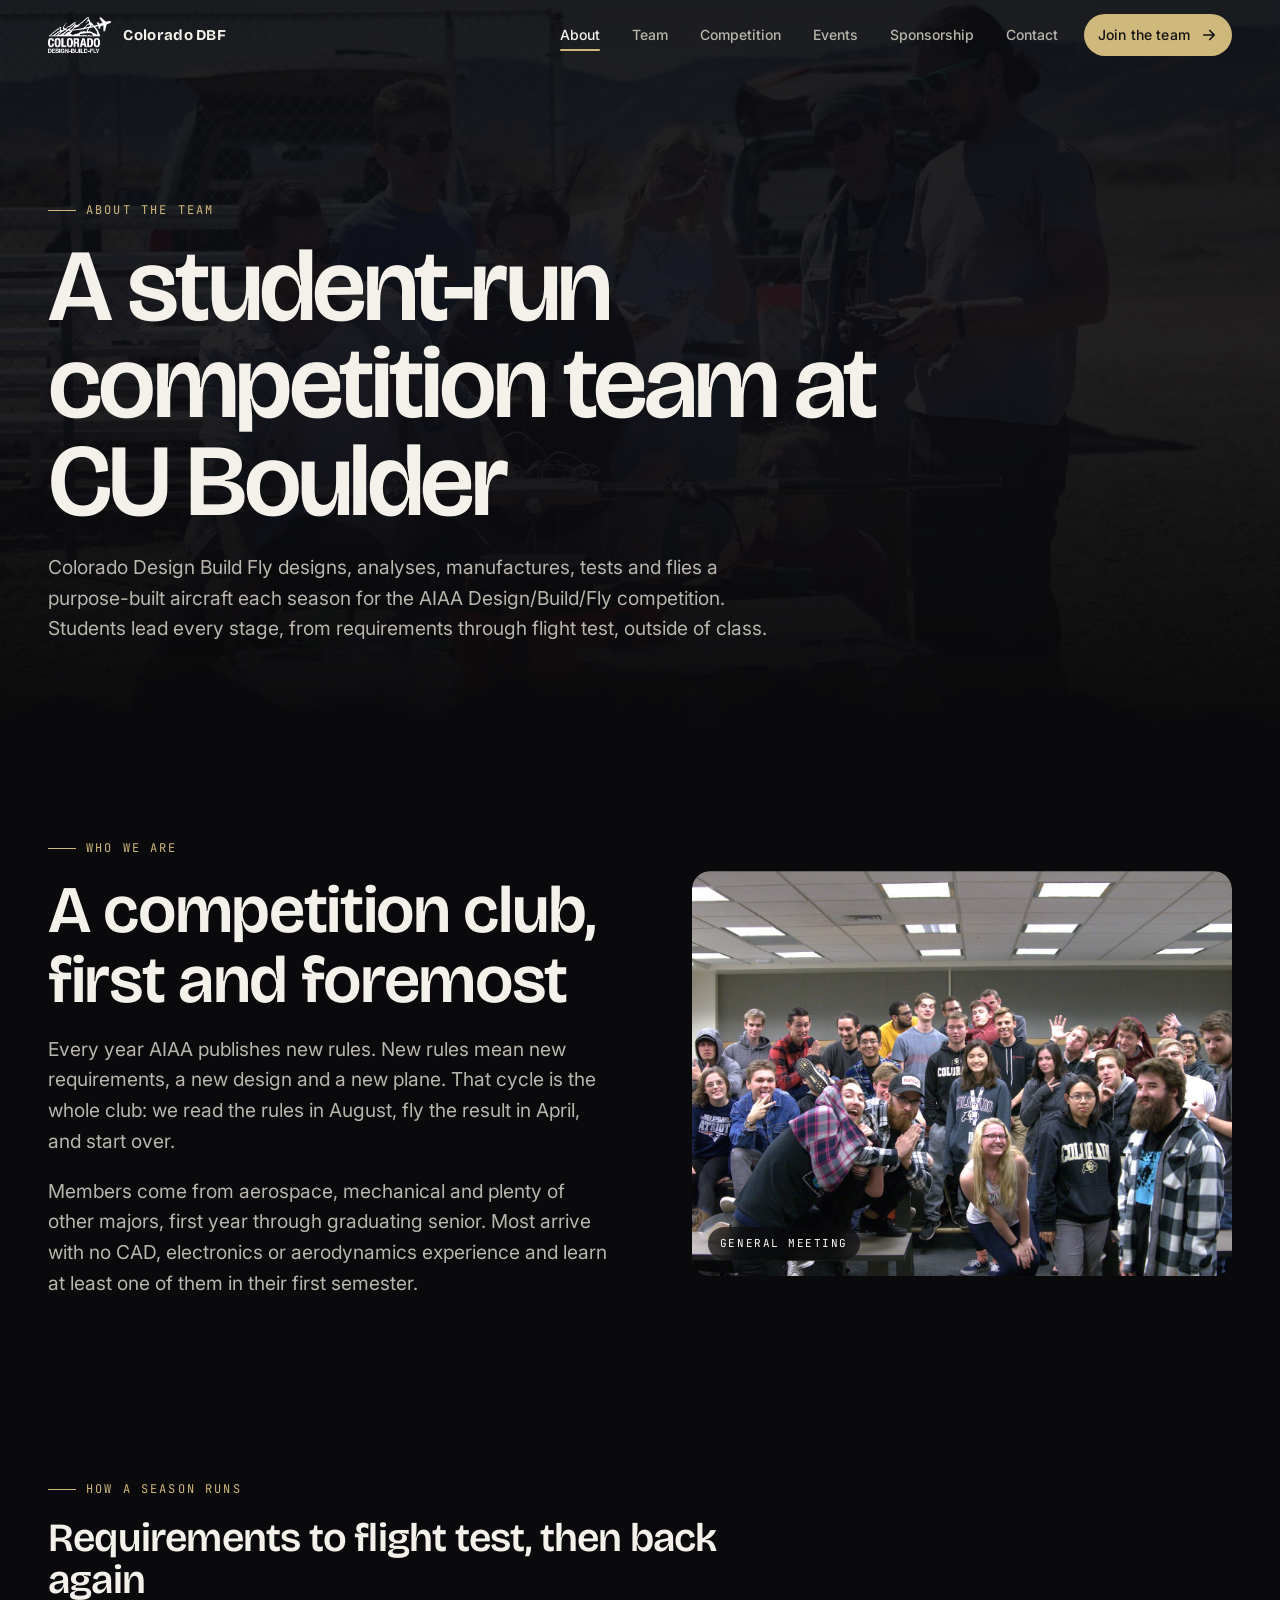
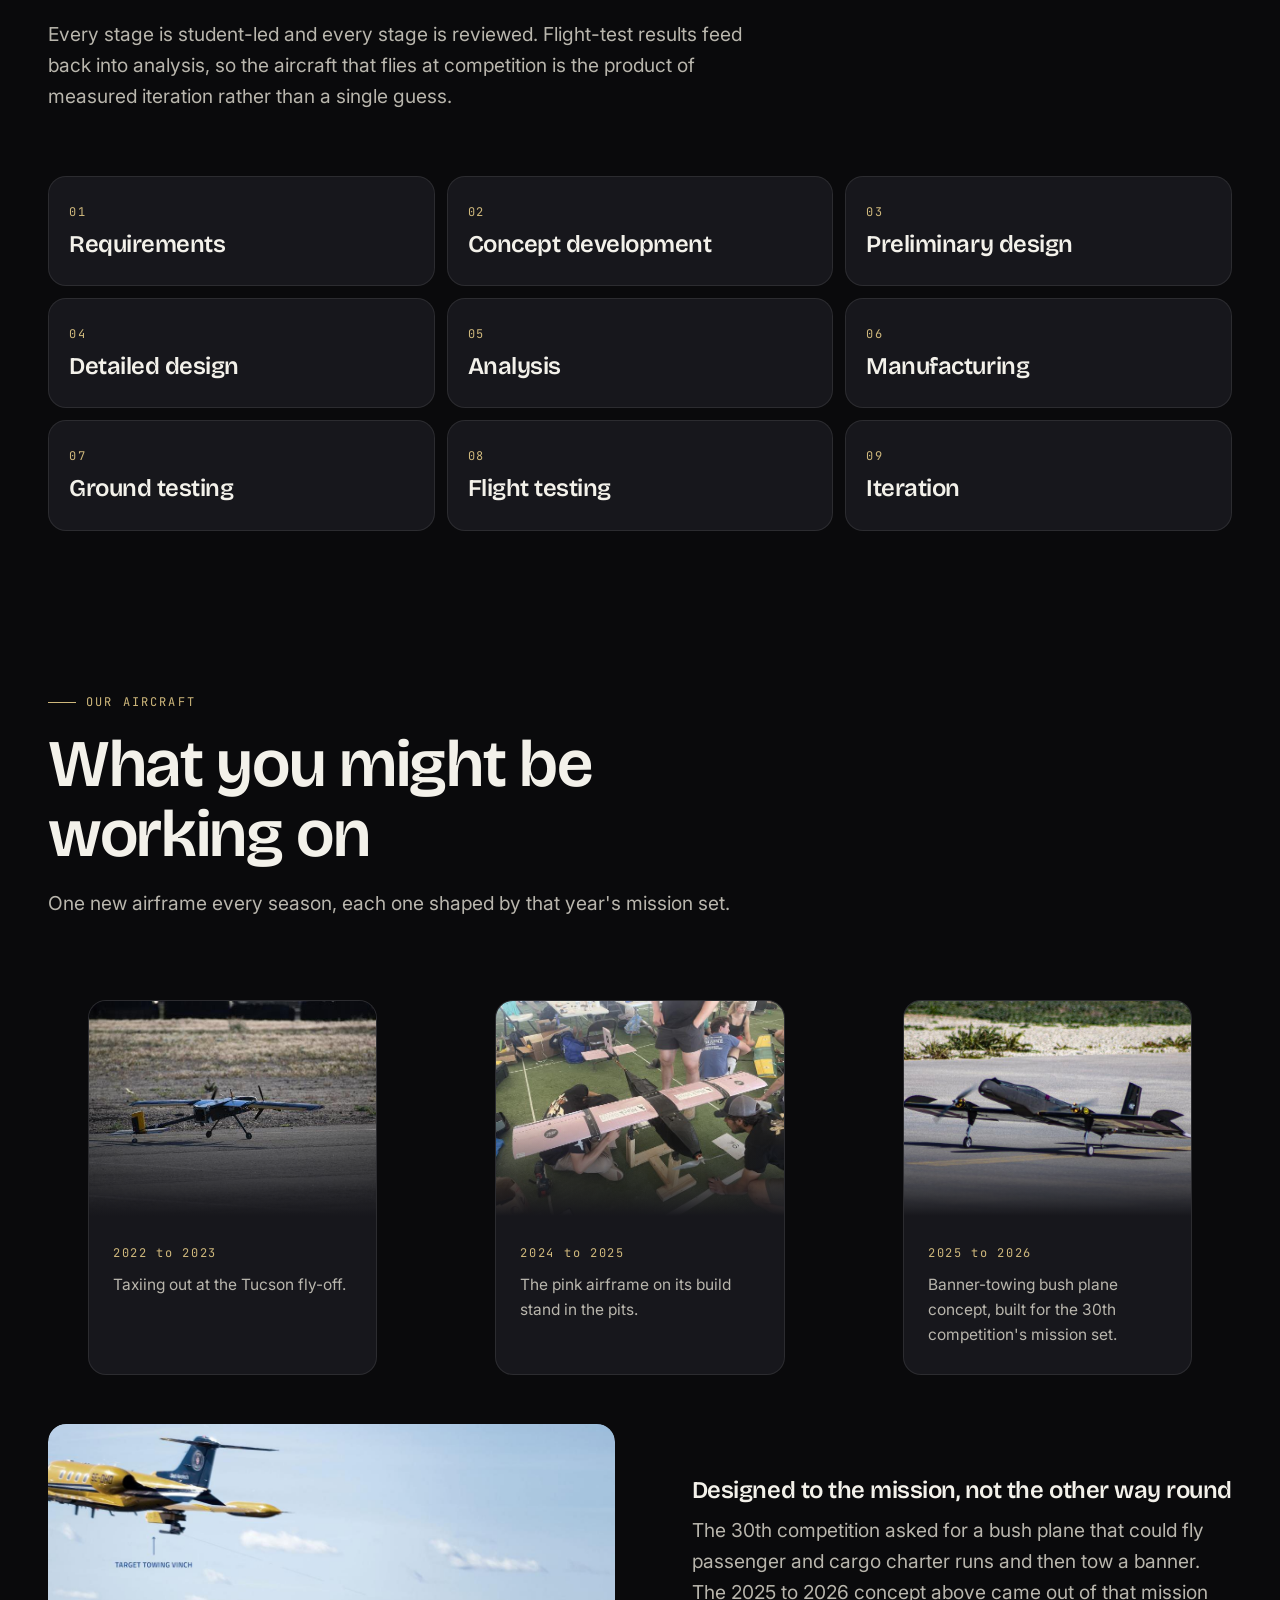
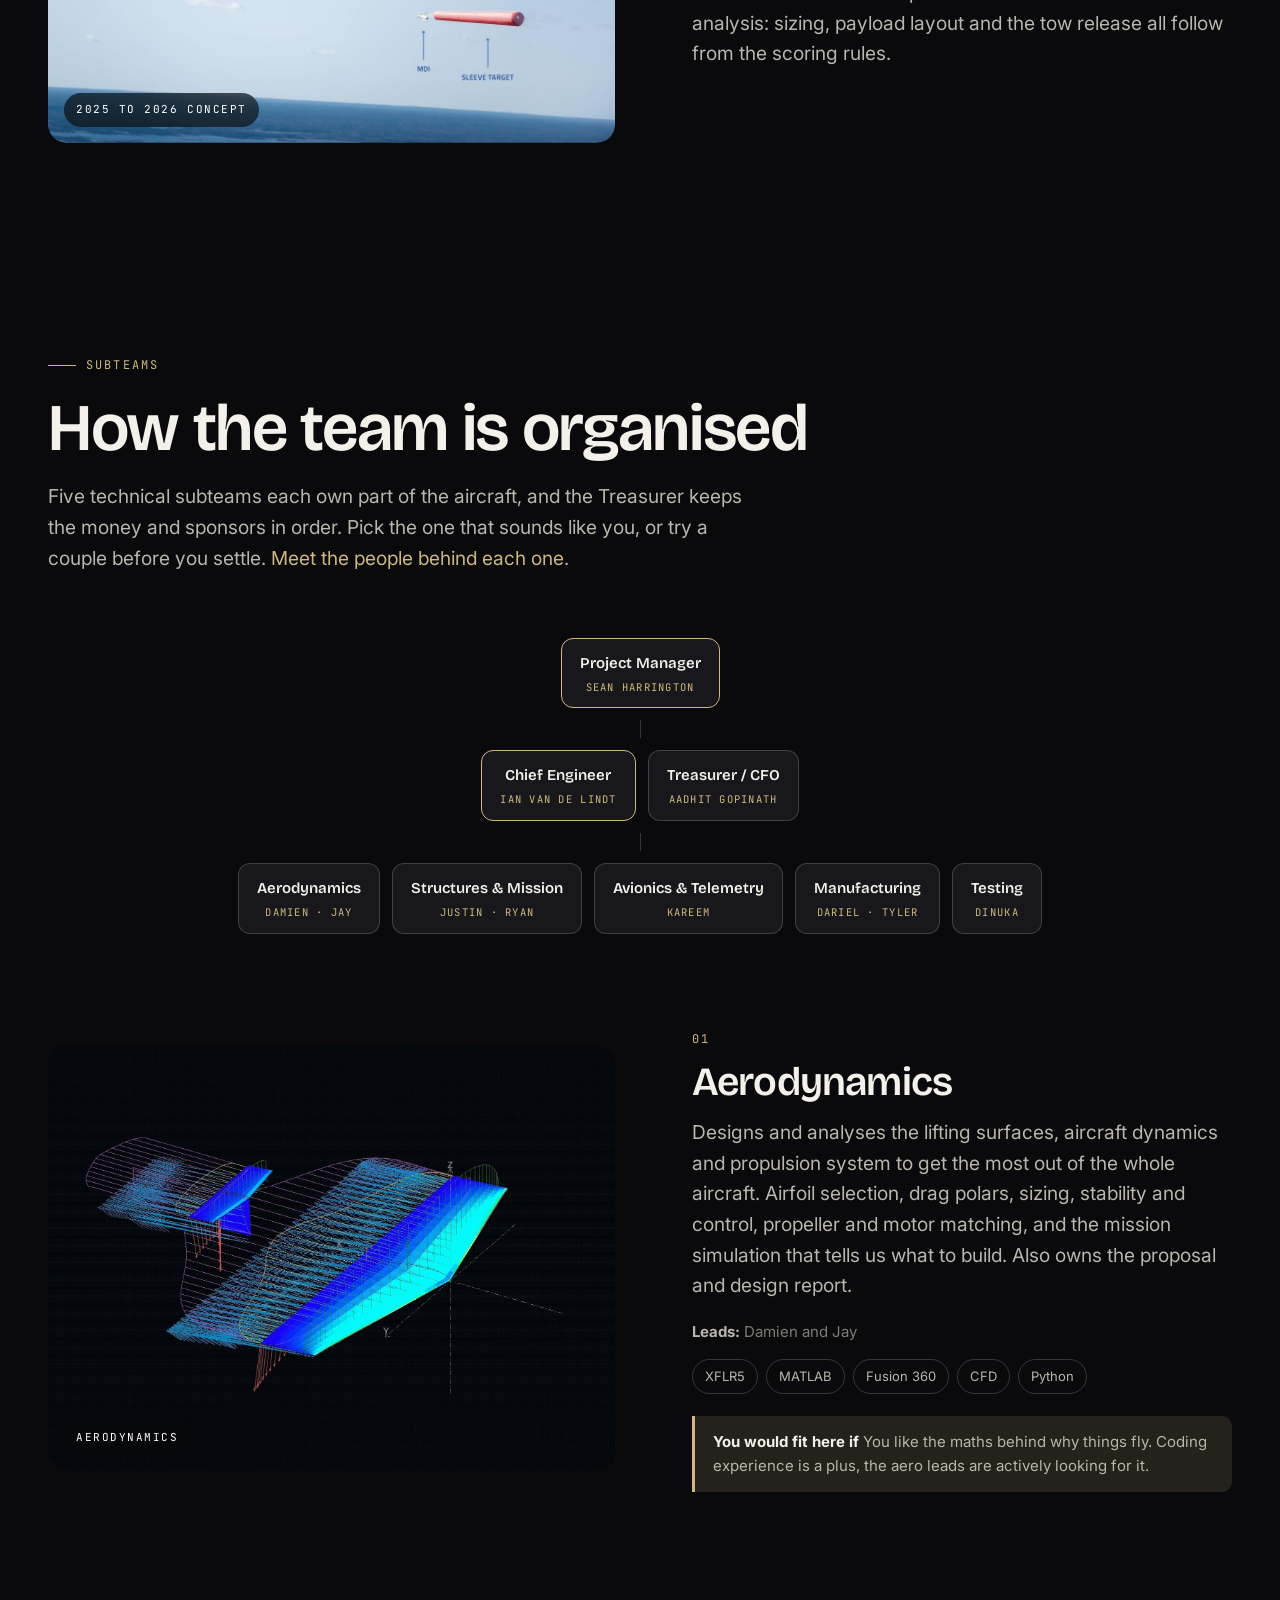
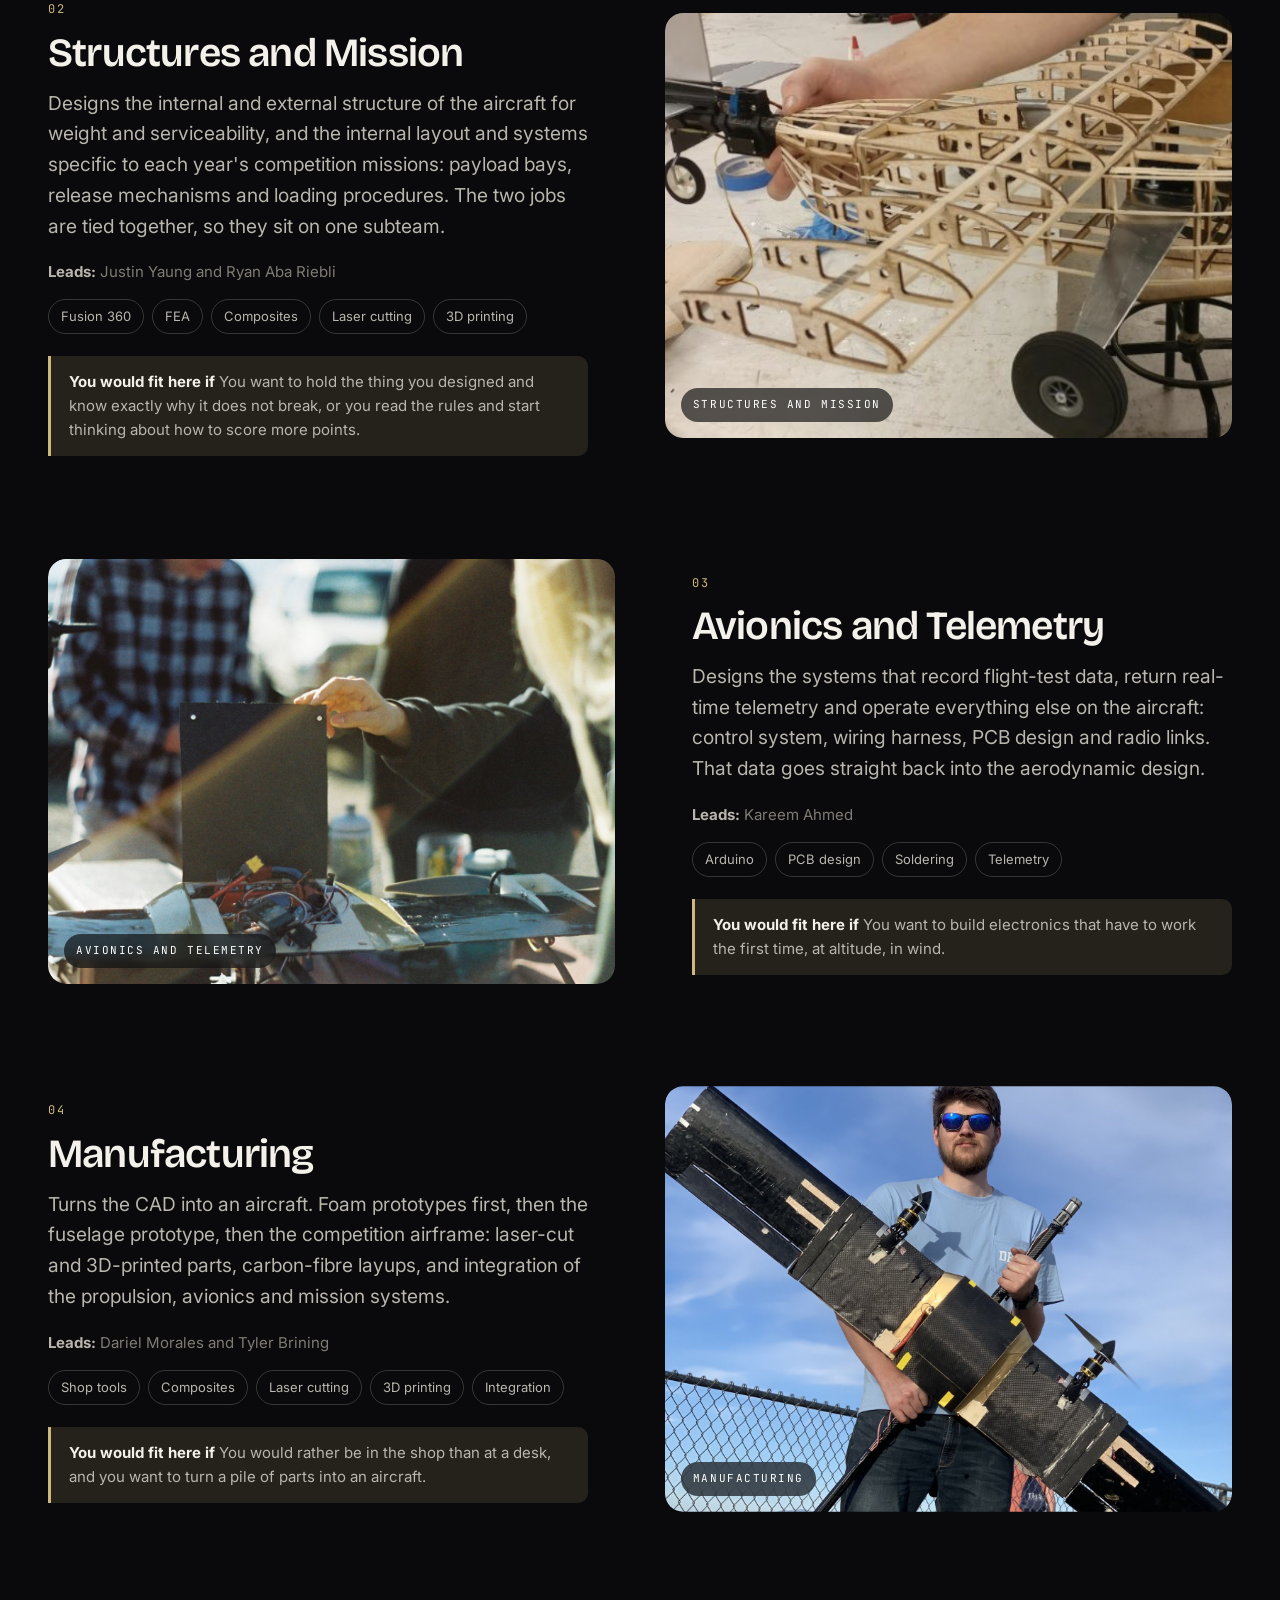
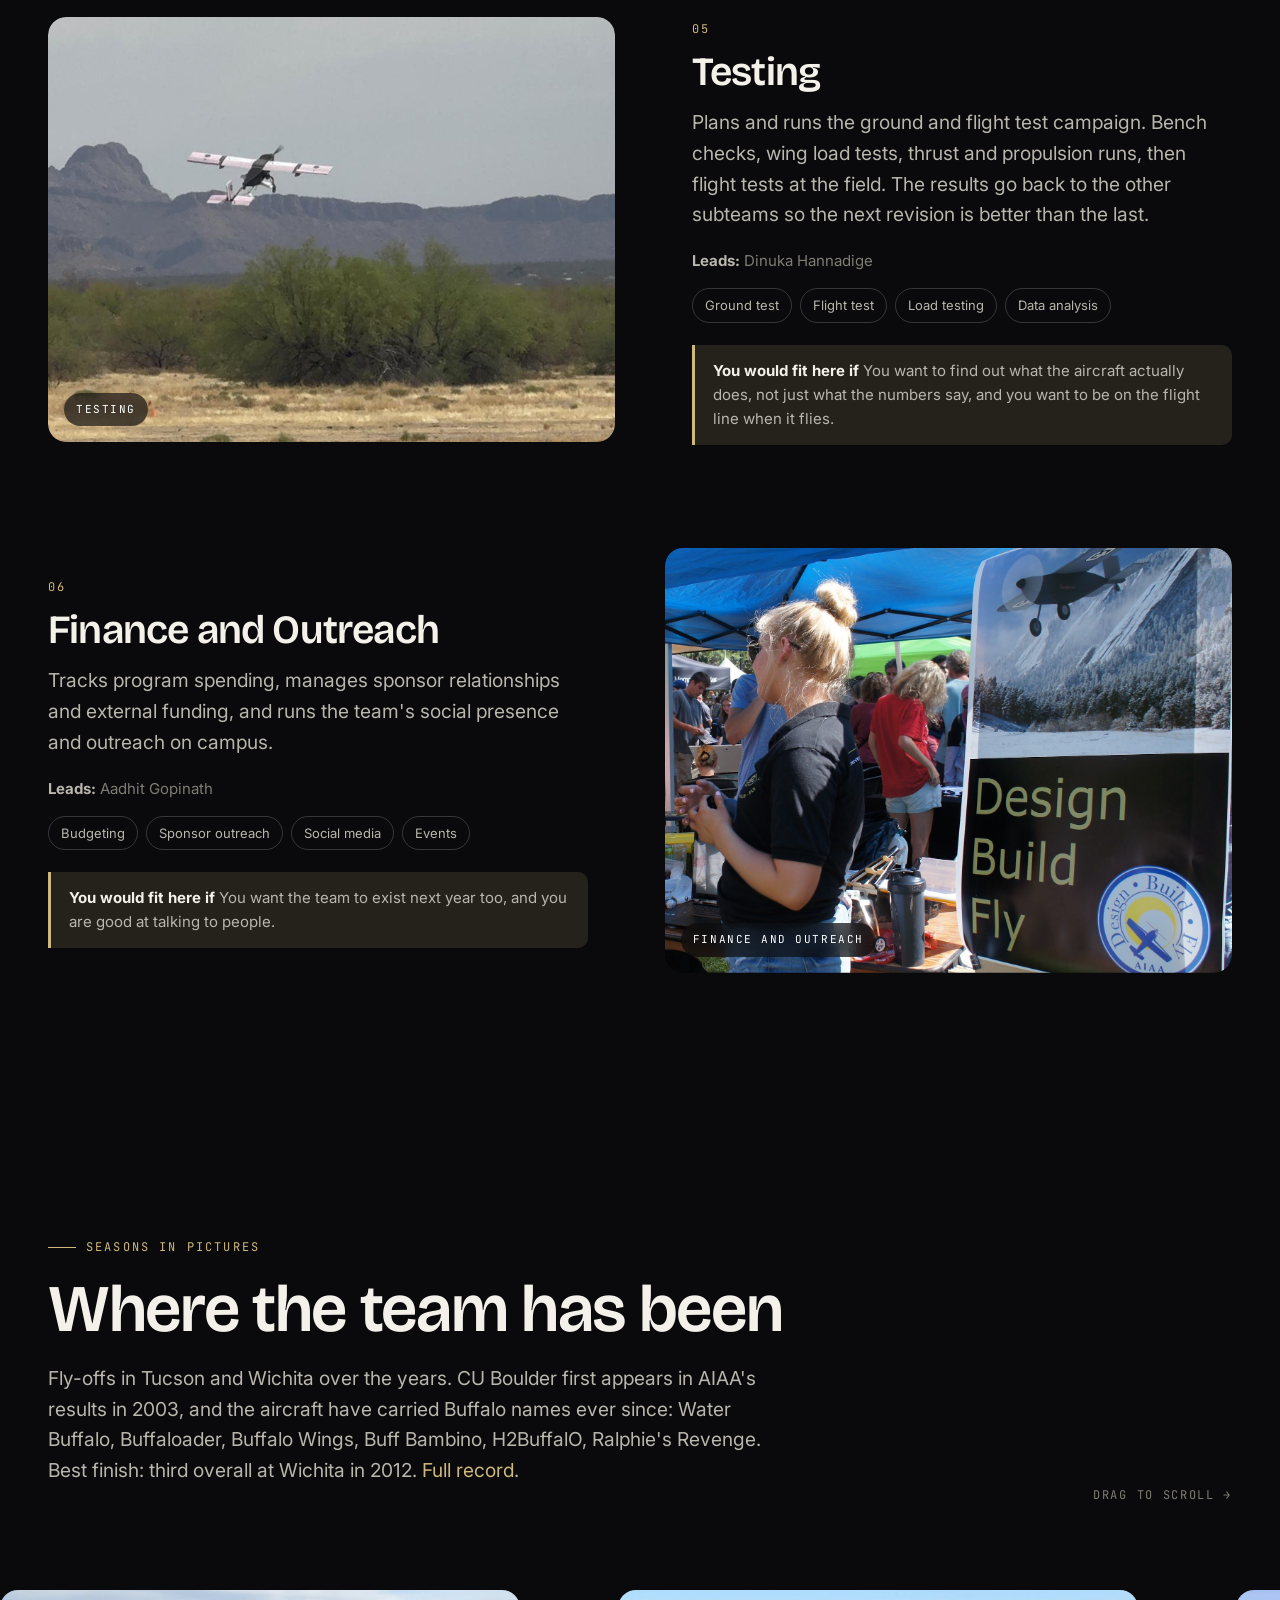
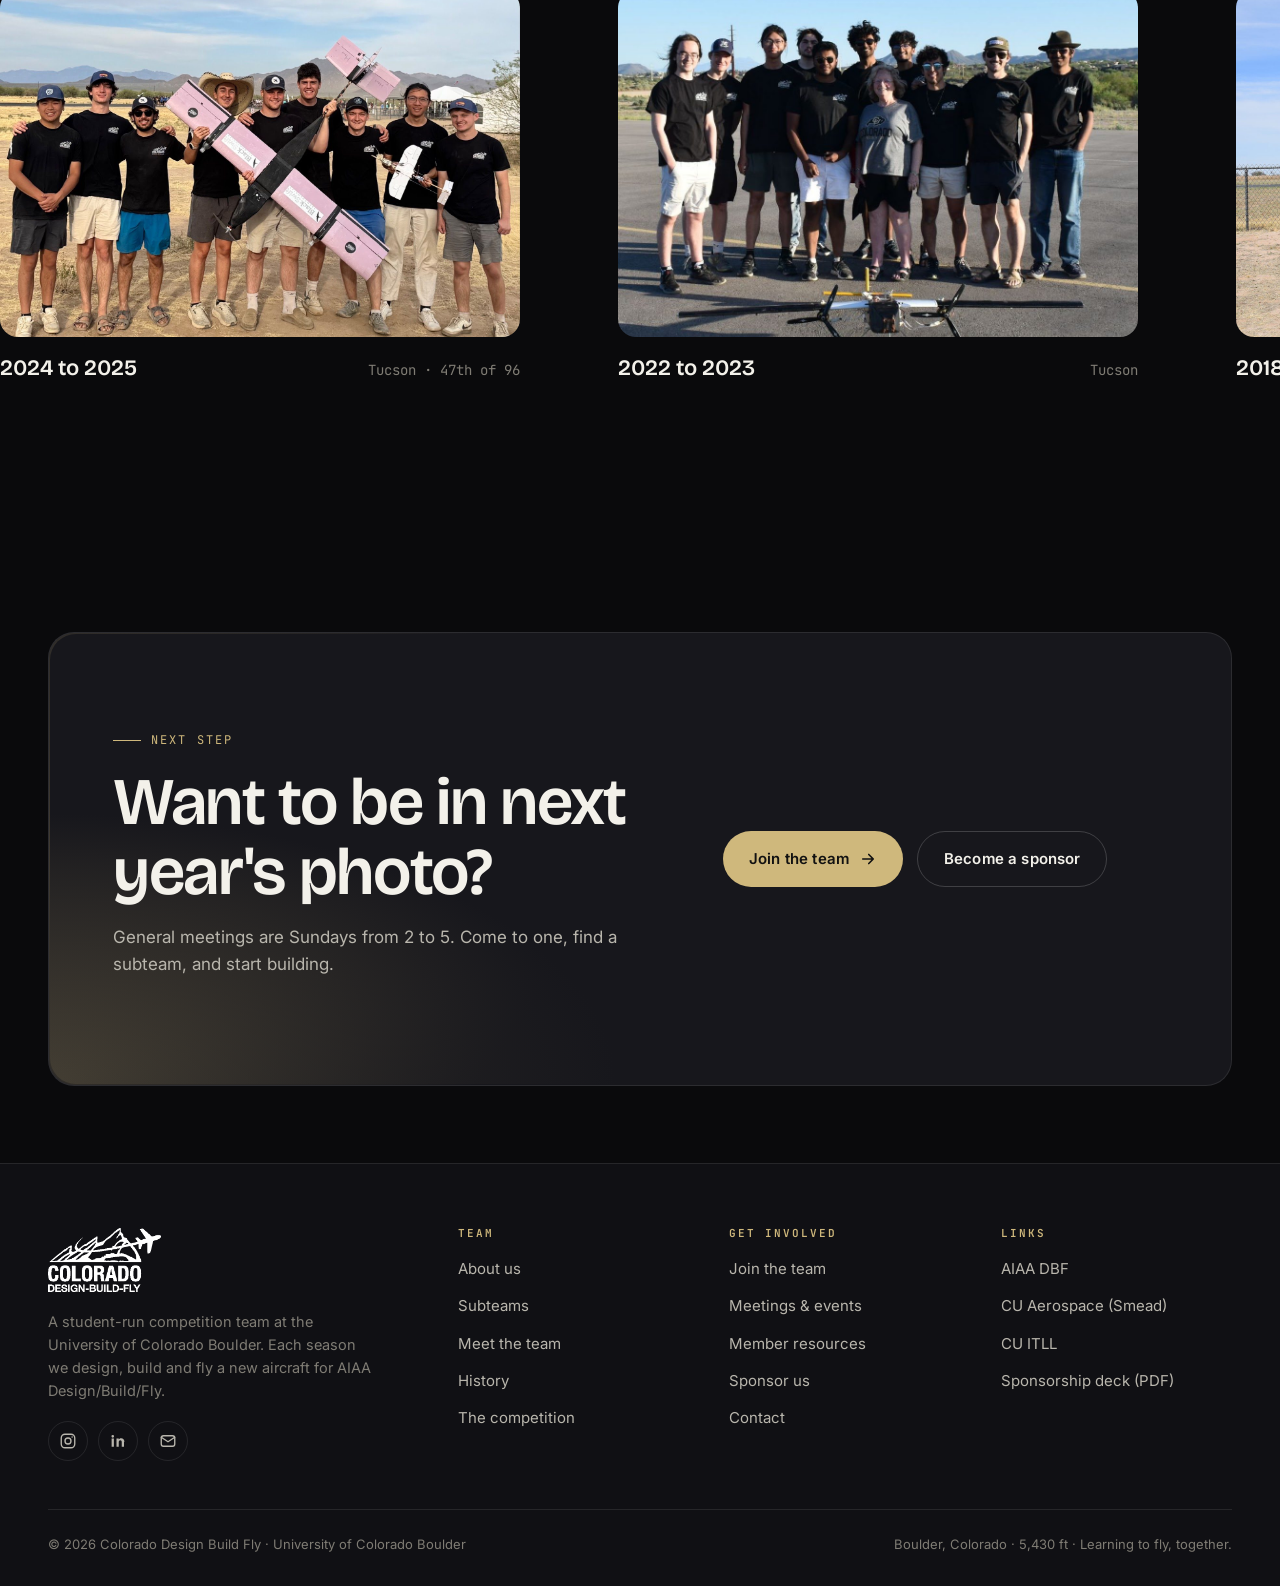
<file: about.html>
<!DOCTYPE html>
<html lang="en">
<head>
  <meta charset="utf-8">
  <meta name="viewport" content="width=device-width, initial-scale=1">
  <title>About · Colorado Design Build Fly</title>
  <meta name="description" content="Meet Colorado DBF at CU Boulder: how the team is organised, the subteams, the 2026-27 leadership, our aircraft by season and fly-off photos going back to 2012.">
  <link rel="canonical" href="https://www.coloradodbf.org/about.html">
  <meta property="og:title" content="About · Colorado Design Build Fly">
  <meta property="og:description" content="Meet Colorado DBF at CU Boulder: how the team is organised, the subteams, the 2026-27 leadership, our aircraft by season and fly-off photos going back to 2012.">
  <meta property="og:image" content="https://www.coloradodbf.org/assets/img/og-image.jpg">
  <meta property="og:type" content="website">
  <meta name="theme-color" content="#0a0a0c">
  <link rel="icon" type="image/png" sizes="32x32" href="assets/img/favicon-32.png">
  <link rel="icon" type="image/png" sizes="192x192" href="assets/img/favicon-192.png">
  <link rel="apple-touch-icon" href="assets/img/apple-touch-icon.png">
  <link rel="preconnect" href="https://fonts.googleapis.com">
  <link rel="preconnect" href="https://fonts.gstatic.com" crossorigin>
  <link href="https://fonts.googleapis.com/css2?family=Bricolage+Grotesque:opsz,wght@12..96,500;12..96,600;12..96,700&family=Inter:wght@400;500;600&family=JetBrains+Mono:wght@400;600&display=swap" rel="stylesheet">
  <link rel="stylesheet" href="assets/css/style.css?v=367faccb">
</head>
<body>
<a class="skip" href="#main">Skip to content</a>
<div class="progress" aria-hidden="true"></div>
<header class="nav">
  <div class="wrap">
    <a class="nav__brand" href="index.html" aria-label="Colorado DBF home">
      <img src="assets/brand/logo-white.png" alt="Colorado Design Build Fly" width="64" height="36">
      <span>Colorado DBF</span>
    </a>
    <nav class="nav__links" aria-label="Primary">
      <a href="about.html">About</a><a href="team.html">Team</a><a href="competition.html">Competition</a><a href="events.html">Events</a><a href="sponsorship.html">Sponsorship</a><a href="contact.html">Contact</a>
      <a class="btn btn--sm nav__cta" href="join.html">Join the team <svg class="arrow" width="18" height="18" viewBox="0 0 24 24" fill="none" stroke="currentColor" stroke-width="2.2" stroke-linecap="round" stroke-linejoin="round"><path d="M5 12h14M13 6l6 6-6 6"/></svg></a>
    </nav>
    <button class="nav__toggle" aria-expanded="false" aria-controls="drawer" aria-label="Menu"><span></span><span></span><span></span></button>
  </div>
</header>
<div class="drawer" id="drawer">
  <a href="index.html">Home</a><a href="about.html">About</a><a href="team.html">Team</a><a href="competition.html">Competition</a><a href="events.html">Events</a><a href="sponsorship.html">Sponsorship</a><a href="contact.html">Contact</a><a href="resources.html">Member resources</a><a href="join.html">Join the team</a>
  <div class="drawer__foot">University of Colorado Boulder · AIAA Design/Build/Fly</div>
</div>
<main id="main">
<section class="page-hero">
  <div class="page-hero__bg"><img src="assets/img/team/flightline.jpg" alt="Colorado DBF team preparing the aircraft at the flight line"></div>
  <div class="wrap">
    <span class="eyebrow">About the team</span>
    <h1 class="h-xl">A student-run competition team at CU Boulder</h1>
    <p class="lead">Colorado Design Build Fly designs, analyses, manufactures, tests and flies a purpose-built aircraft each season for the AIAA Design/Build/Fly competition. Students lead every stage, from requirements through flight test, outside of class.</p>
  </div>
  <svg class="flatirons" viewBox="0 0 1440 140" preserveAspectRatio="none" aria-hidden="true"><path d="M0 140 L0 98 L70 66 L150 94 L235 34 L330 90 L410 72 L480 102 L575 42 L650 98 L715 80 L800 110 L890 46 L965 98 L1050 84 L1125 112 L1215 62 L1300 102 L1385 86 L1440 106 L1440 140 Z"/></svg>
</section>

<section class="section section--tight">
  <div class="wrap">
    <div class="split">
      <div data-reveal>
        <span class="eyebrow">Who we are</span>
        <h2 class="h-lg">A competition club, first and foremost</h2>
        <p class="lead" style="margin-top:18px">Every year AIAA publishes new rules. New rules mean new requirements, a new design and a new plane. That cycle is the whole club: we read the rules in August, fly the result in April, and start over.</p>
        <p class="lead">Members come from aerospace, mechanical and plenty of other majors, first year through graduating senior. Most arrive with no CAD, electronics or aerodynamics experience and learn at least one of them in their first semester.</p>
      </div>
      <div class="split__media" data-reveal="right">
        <div class="media media--reveal"><img src="assets/img/team/full-team.jpg" alt="The full Colorado DBF team in the lab" loading="lazy"><span class="media__tag">General meeting</span></div>
      </div>
    </div>
  </div>
</section>

<section class="section section--tight">
  <div class="wrap">
    <div class="section-head">
      <span class="eyebrow">How a season runs</span>
      <h2 class="h-md">Requirements to flight test, then back again</h2>
      <p class="lead">Every stage is student-led and every stage is reviewed. Flight-test results feed back into analysis, so the aircraft that flies at competition is the product of measured iteration rather than a single guess.</p>
    </div>
    <div class="grid grid-3 stagger" style="gap:12px"><div class="card" style="padding:20px"><span class="card__num">01</span><h3 class="h-sm" style="margin-top:8px">Requirements</h3></div><div class="card" style="padding:20px"><span class="card__num">02</span><h3 class="h-sm" style="margin-top:8px">Concept development</h3></div><div class="card" style="padding:20px"><span class="card__num">03</span><h3 class="h-sm" style="margin-top:8px">Preliminary design</h3></div><div class="card" style="padding:20px"><span class="card__num">04</span><h3 class="h-sm" style="margin-top:8px">Detailed design</h3></div><div class="card" style="padding:20px"><span class="card__num">05</span><h3 class="h-sm" style="margin-top:8px">Analysis</h3></div><div class="card" style="padding:20px"><span class="card__num">06</span><h3 class="h-sm" style="margin-top:8px">Manufacturing</h3></div><div class="card" style="padding:20px"><span class="card__num">07</span><h3 class="h-sm" style="margin-top:8px">Ground testing</h3></div><div class="card" style="padding:20px"><span class="card__num">08</span><h3 class="h-sm" style="margin-top:8px">Flight testing</h3></div><div class="card" style="padding:20px"><span class="card__num">09</span><h3 class="h-sm" style="margin-top:8px">Iteration</h3></div></div>
  </div>
</section>

<section class="section section--tight" id="aircraft" style="scroll-margin-top:80px">
  <div class="wrap">
    <div class="section-head">
      <span class="eyebrow">Our aircraft</span>
      <h2 class="h-lg">What you might be working on</h2>
      <p class="lead">One new airframe every season, each one shaped by that year's mission set.</p>
    </div>
    <div class="grid grid-3 stagger"><figure class="card card--photo"><div class="media"><img src="assets/img/aircraft/2022-2023.jpg" alt="Colorado DBF aircraft, 2022 to 2023" loading="lazy"></div><figcaption class="card__body"><span class="card__num">2022 to 2023</span><p style="margin-top:8px">Taxiing out at the Tucson fly-off.</p></figcaption></figure><figure class="card card--photo"><div class="media"><img src="assets/img/aircraft/2024-2025.jpg" alt="Colorado DBF aircraft, 2024 to 2025" loading="lazy"></div><figcaption class="card__body"><span class="card__num">2024 to 2025</span><p style="margin-top:8px">The pink airframe on its build stand in the pits.</p></figcaption></figure><figure class="card card--photo"><div class="media"><img src="assets/img/aircraft/2025-2026.jpg" alt="Colorado DBF aircraft, 2025 to 2026" loading="lazy"></div><figcaption class="card__body"><span class="card__num">2025 to 2026</span><p style="margin-top:8px">Banner-towing bush plane concept, built for the 30th competition's mission set.</p></figcaption></figure></div>
    <div class="split" style="margin-top:32px;align-items:center">
      <div class="split__media" data-reveal="left"><div class="media media--wide media--reveal"><img src="assets/img/aircraft/2025-2026-banner-tow.jpg" alt="Concept rendering of the 2025 to 2026 aircraft towing a banner" loading="lazy"><span class="media__tag">2025 to 2026 concept</span></div></div>
      <div data-reveal>
        <h3 class="h-sm">Designed to the mission, not the other way round</h3>
        <p class="lead" style="margin-top:12px">The 30th competition asked for a bush plane that could fly passenger and cargo charter runs and then tow a banner. The 2025 to 2026 concept above came out of that mission analysis: sizing, payload layout and the tow release all follow from the scoring rules.</p>
      </div>
    </div>
  </div>
</section>

<section class="section" id="subteams" style="scroll-margin-top:80px">
  <div class="wrap">
    <div class="section-head">
      <span class="eyebrow">Subteams</span>
      <h2 class="h-lg">How the team is organised</h2>
      <p class="lead">Five technical subteams each own part of the aircraft, and the Treasurer keeps the money and sponsors in order. Pick the one that sounds like you, or try a couple before you settle. <a class="gold" href="team.html">Meet the people behind each one</a>.</p>
    </div>
    <div class="org" data-reveal style="margin-bottom:clamp(48px,7vw,96px)">
      <div class="org__box org__box--top">Project Manager<small>Sean Harrington</small></div>
      <div class="org__line"></div>
      <div class="org__row"><div class="org__box org__box--top">Chief Engineer<small>Ian van de Lindt</small></div><div class="org__box">Treasurer / CFO<small>Aadhit Gopinath</small></div></div>
      <div class="org__line"></div>
      <div class="org__row"><div class="org__box">Aerodynamics<small>Damien · Jay</small></div><div class="org__box">Structures &amp; Mission<small>Justin · Ryan</small></div><div class="org__box">Avionics &amp; Telemetry<small>Kareem</small></div><div class="org__box">Manufacturing<small>Dariel · Tyler</small></div><div class="org__box">Testing<small>Dinuka</small></div></div>
    </div>
    <div style="display:grid;gap:clamp(56px,8vw,112px)">
<div class="split" id="aerodynamics" style="scroll-margin-top:100px">
  <div class="split__media" data-reveal="right">
    <div class="media media--reveal"><img src="assets/img/subteams/aerodynamics.jpg" alt="CFD pressure plot of the wing" loading="lazy"><span class="media__tag">Aerodynamics</span></div>
  </div>
  <div data-reveal>
    <span class="card__num">01</span>
    <h3 class="h-md" style="margin:10px 0 14px">Aerodynamics</h3>
    <p class="lead">Designs and analyses the lifting surfaces, aircraft dynamics and propulsion system to get the most out of the whole aircraft. Airfoil selection, drag polars, sizing, stability and control, propeller and motor matching, and the mission simulation that tells us what to build. Also owns the proposal and design report.</p>
    <p class="muted" style="font-size:15px"><b style="color:var(--text-2)">Leads:</b> Damien and Jay</p>
    <div style="display:flex;flex-wrap:wrap;gap:8px;margin:14px 0 22px"><span class="tag">XFLR5</span><span class="tag">MATLAB</span><span class="tag">Fusion 360</span><span class="tag">CFD</span><span class="tag">Python</span></div>
    <div class="note"><b>You would fit here if</b> You like the maths behind why things fly. Coding experience is a plus, the aero leads are actively looking for it.</div>
  </div>
</div>

<div class="split split--rev" id="structures" style="scroll-margin-top:100px">
  <div class="split__media" data-reveal="left">
    <div class="media media--reveal"><img src="assets/img/subteams/structures.jpg" alt="Balsa and plywood airframe structure under construction" loading="lazy"><span class="media__tag">Structures and Mission</span></div>
  </div>
  <div data-reveal>
    <span class="card__num">02</span>
    <h3 class="h-md" style="margin:10px 0 14px">Structures and Mission</h3>
    <p class="lead">Designs the internal and external structure of the aircraft for weight and serviceability, and the internal layout and systems specific to each year's competition missions: payload bays, release mechanisms and loading procedures. The two jobs are tied together, so they sit on one subteam.</p>
    <p class="muted" style="font-size:15px"><b style="color:var(--text-2)">Leads:</b> Justin Yaung and Ryan Aba Riebli</p>
    <div style="display:flex;flex-wrap:wrap;gap:8px;margin:14px 0 22px"><span class="tag">Fusion 360</span><span class="tag">FEA</span><span class="tag">Composites</span><span class="tag">Laser cutting</span><span class="tag">3D printing</span></div>
    <div class="note"><b>You would fit here if</b> You want to hold the thing you designed and know exactly why it does not break, or you read the rules and start thinking about how to score more points.</div>
  </div>
</div>

<div class="split" id="avionics" style="scroll-margin-top:100px">
  <div class="split__media" data-reveal="right">
    <div class="media media--reveal"><img src="assets/img/subteams/avionics.jpg" alt="Avionics work on the aircraft at the field" loading="lazy"><span class="media__tag">Avionics and Telemetry</span></div>
  </div>
  <div data-reveal>
    <span class="card__num">03</span>
    <h3 class="h-md" style="margin:10px 0 14px">Avionics and Telemetry</h3>
    <p class="lead">Designs the systems that record flight-test data, return real-time telemetry and operate everything else on the aircraft: control system, wiring harness, PCB design and radio links. That data goes straight back into the aerodynamic design.</p>
    <p class="muted" style="font-size:15px"><b style="color:var(--text-2)">Leads:</b> Kareem Ahmed</p>
    <div style="display:flex;flex-wrap:wrap;gap:8px;margin:14px 0 22px"><span class="tag">Arduino</span><span class="tag">PCB design</span><span class="tag">Soldering</span><span class="tag">Telemetry</span></div>
    <div class="note"><b>You would fit here if</b> You want to build electronics that have to work the first time, at altitude, in wind.</div>
  </div>
</div>

<div class="split split--rev" id="manufacturing" style="scroll-margin-top:100px">
  <div class="split__media" data-reveal="left">
    <div class="media media--reveal"><img src="assets/img/resources/laser-wing.jpg" alt="Student holding a laser-cut wing section" loading="lazy"><span class="media__tag">Manufacturing</span></div>
  </div>
  <div data-reveal>
    <span class="card__num">04</span>
    <h3 class="h-md" style="margin:10px 0 14px">Manufacturing</h3>
    <p class="lead">Turns the CAD into an aircraft. Foam prototypes first, then the fuselage prototype, then the competition airframe: laser-cut and 3D-printed parts, carbon-fibre layups, and integration of the propulsion, avionics and mission systems.</p>
    <p class="muted" style="font-size:15px"><b style="color:var(--text-2)">Leads:</b> Dariel Morales and Tyler Brining</p>
    <div style="display:flex;flex-wrap:wrap;gap:8px;margin:14px 0 22px"><span class="tag">Shop tools</span><span class="tag">Composites</span><span class="tag">Laser cutting</span><span class="tag">3D printing</span><span class="tag">Integration</span></div>
    <div class="note"><b>You would fit here if</b> You would rather be in the shop than at a desk, and you want to turn a pile of parts into an aircraft.</div>
  </div>
</div>

<div class="split" id="testing" style="scroll-margin-top:100px">
  <div class="split__media" data-reveal="right">
    <div class="media media--reveal"><img src="assets/img/events/fly-test-landing.jpg" alt="The aircraft on final approach during a test flight" loading="lazy"><span class="media__tag">Testing</span></div>
  </div>
  <div data-reveal>
    <span class="card__num">05</span>
    <h3 class="h-md" style="margin:10px 0 14px">Testing</h3>
    <p class="lead">Plans and runs the ground and flight test campaign. Bench checks, wing load tests, thrust and propulsion runs, then flight tests at the field. The results go back to the other subteams so the next revision is better than the last.</p>
    <p class="muted" style="font-size:15px"><b style="color:var(--text-2)">Leads:</b> Dinuka Hannadige</p>
    <div style="display:flex;flex-wrap:wrap;gap:8px;margin:14px 0 22px"><span class="tag">Ground test</span><span class="tag">Flight test</span><span class="tag">Load testing</span><span class="tag">Data analysis</span></div>
    <div class="note"><b>You would fit here if</b> You want to find out what the aircraft actually does, not just what the numbers say, and you want to be on the flight line when it flies.</div>
  </div>
</div>

<div class="split split--rev" id="finance" style="scroll-margin-top:100px">
  <div class="split__media" data-reveal="left">
    <div class="media media--reveal"><img src="assets/img/subteams/business.jpg" alt="Team tabling at a campus outreach event" loading="lazy"><span class="media__tag">Finance and Outreach</span></div>
  </div>
  <div data-reveal>
    <span class="card__num">06</span>
    <h3 class="h-md" style="margin:10px 0 14px">Finance and Outreach</h3>
    <p class="lead">Tracks program spending, manages sponsor relationships and external funding, and runs the team's social presence and outreach on campus.</p>
    <p class="muted" style="font-size:15px"><b style="color:var(--text-2)">Leads:</b> Aadhit Gopinath</p>
    <div style="display:flex;flex-wrap:wrap;gap:8px;margin:14px 0 22px"><span class="tag">Budgeting</span><span class="tag">Sponsor outreach</span><span class="tag">Social media</span><span class="tag">Events</span></div>
    <div class="note"><b>You would fit here if</b> You want the team to exist next year too, and you are good at talking to people.</div>
  </div>
</div>
</div>
  </div>
</section>

<section class="section" id="history" style="scroll-margin-top:80px">
  <div class="wrap">
    <div class="section-head" style="display:flex;justify-content:space-between;align-items:flex-end;gap:24px;max-width:none;flex-wrap:wrap">
      <div>
        <span class="eyebrow">Seasons in pictures</span>
        <h2 class="h-lg">Where the team has been</h2>
        <p class="lead">Fly-offs in Tucson and Wichita over the years. CU Boulder first appears in AIAA's results in 2003, and the aircraft have carried Buffalo names ever since: Water Buffalo, Buffaloader, Buffalo Wings, Buff Bambino, H2BuffalO, Ralphie's Revenge. Best finish: third overall at Wichita in 2012. <a class="gold" href="competition.html#record">Full record</a>.</p>
      </div>
      <span class="muted mono" style="font-size:12px;letter-spacing:.14em;text-transform:uppercase">Drag to scroll →</span>
    </div>
  </div>
  <div class="wrap">
    <div class="strip"><figure class="strip__item"><div class="media"><img src="assets/img/history/tucson-2024.jpg" alt="Colorado DBF team, 2024 to 2025, Tucson · 47th of 96" loading="lazy" draggable="false"></div><figcaption><b>2024 to 2025</b><span>Tucson · 47th of 96</span></figcaption></figure><figure class="strip__item"><div class="media"><img src="assets/img/history/tucson-2023.jpg" alt="Colorado DBF team, 2022 to 2023, Tucson" loading="lazy" draggable="false"></div><figcaption><b>2022 to 2023</b><span>Tucson</span></figcaption></figure><figure class="strip__item"><div class="media"><img src="assets/img/history/kansas-2019.jpg" alt="Colorado DBF team, 2018 to 2019, 38th" loading="lazy" draggable="false"></div><figcaption><b>2018 to 2019</b><span>38th</span></figcaption></figure><figure class="strip__item"><div class="media"><img src="assets/img/history/tucson-2018.jpg" alt="Colorado DBF team, 2017 to 2018, 13th" loading="lazy" draggable="false"></div><figcaption><b>2017 to 2018</b><span>13th</span></figcaption></figure><figure class="strip__item"><div class="media"><img src="assets/img/history/tucson-2015.jpg" alt="Colorado DBF team, 2014 to 2015, Tucson · Wiffle Buff · 34th" loading="lazy" draggable="false"></div><figcaption><b>2014 to 2015</b><span>Tucson · Wiffle Buff · 34th</span></figcaption></figure><figure class="strip__item"><div class="media"><img src="assets/img/history/wichita-2012.jpg" alt="Colorado DBF team, 2011 to 2012, Wichita · H2BuffalO · 3rd" loading="lazy" draggable="false"></div><figcaption><b>2011 to 2012</b><span>Wichita · H2BuffalO · 3rd</span></figcaption></figure></div>
  </div>
</section>
<section class="section section--tight">
  <div class="wrap">
    <div class="cta" data-reveal>
      <div class="cta__grid">
        <div>
          <span class="eyebrow">Next step</span>
          <h2 class="h-lg">Want to be in next year's photo?</h2>
          <p style="margin-top:16px">General meetings are Sundays from 2 to 5. Come to one, find a subteam, and start building.</p>
        </div>
        <div class="btn-row">
          <a class="btn" href="join.html">Join the team <svg class="arrow" width="18" height="18" viewBox="0 0 24 24" fill="none" stroke="currentColor" stroke-width="2.2" stroke-linecap="round" stroke-linejoin="round"><path d="M5 12h14M13 6l6 6-6 6"/></svg></a>
          <a class="btn btn--ghost" href="sponsorship.html">Become a sponsor</a>
        </div>
      </div>
    </div>
  </div>
</section>
</main>
<footer class="footer">
  <div class="wrap">
    <div class="footer__grid">
      <div class="footer__brand">
        <img src="assets/brand/logo-white.png" alt="Colorado Design Build Fly">
        <p>A student-run competition team at the University of Colorado Boulder. Each season we design, build and fly a new aircraft for AIAA Design/Build/Fly.</p>
        <div class="social">
          <a href="https://www.instagram.com/coloradodbf/" target="_blank" rel="noopener" aria-label="Instagram"><svg viewBox="0 0 24 24" fill="none" stroke="currentColor" stroke-width="1.8" stroke-linecap="round" stroke-linejoin="round"><rect x="3" y="3" width="18" height="18" rx="5"/><circle cx="12" cy="12" r="4"/><circle cx="17.5" cy="6.5" r="1" fill="currentColor" stroke="none"/></svg></a>
          <a href="https://www.linkedin.com/company/colorado-dbf/" target="_blank" rel="noopener" aria-label="LinkedIn"><svg viewBox="0 0 24 24" fill="currentColor"><path d="M6.5 8.5h-3v11h3v-11zM5 4a1.75 1.75 0 1 0 0 3.5A1.75 1.75 0 0 0 5 4zm15.5 9.2c0-3.1-1.7-4.9-4.3-4.9-1.6 0-2.7.8-3.2 1.7V8.5h-3v11h3v-5.8c0-1.6.7-2.6 2.1-2.6 1.3 0 1.9.9 1.9 2.6v5.8h3v-6.3z"/></svg></a>
          <a href="mailto:dbf@colorado.edu" aria-label="Email"><svg viewBox="0 0 24 24" fill="none" stroke="currentColor" stroke-width="1.8" stroke-linecap="round" stroke-linejoin="round"><rect x="3" y="5" width="18" height="14" rx="3"/><path d="m3 7 9 6 9-6"/></svg></a>
        </div>
      </div>
      <div>
        <h4>Team</h4>
        <ul>
          <li><a href="about.html">About us</a></li>
          <li><a href="about.html#subteams">Subteams</a></li>
          <li><a href="team.html">Meet the team</a></li>
          <li><a href="about.html#history">History</a></li>
          <li><a href="competition.html">The competition</a></li>
        </ul>
      </div>
      <div>
        <h4>Get involved</h4>
        <ul>
          <li><a href="join.html">Join the team</a></li>
          <li><a href="events.html">Meetings &amp; events</a></li>
          <li><a href="resources.html">Member resources</a></li>
          <li><a href="sponsorship.html">Sponsor us</a></li>
          <li><a href="contact.html">Contact</a></li>
        </ul>
      </div>
      <div>
        <h4>Links</h4>
        <ul>
          <li><a href="https://www.aiaa.org/dbf" target="_blank" rel="noopener">AIAA DBF</a></li>
          <li><a href="https://www.colorado.edu/aerospace/" target="_blank" rel="noopener">CU Aerospace (Smead)</a></li>
          <li><a href="https://www.colorado.edu/itll/" target="_blank" rel="noopener">CU ITLL</a></li>
          <li><a href="assets/docs/Colorado-DBF-Partnership-Proposal-2026-27.pdf" target="_blank" rel="noopener">Sponsorship deck (PDF)</a></li>
        </ul>
      </div>
    </div>
    <div class="footer__bottom">
      <span>&copy; <span data-year>2026</span> Colorado Design Build Fly · University of Colorado Boulder</span>
      <span>Boulder, Colorado · 5,430 ft · Learning to fly, together.</span>
    </div>
  </div>
</footer>
<script src="assets/js/main.js?v=4a335173" defer></script>
</body>
</html>
</file>
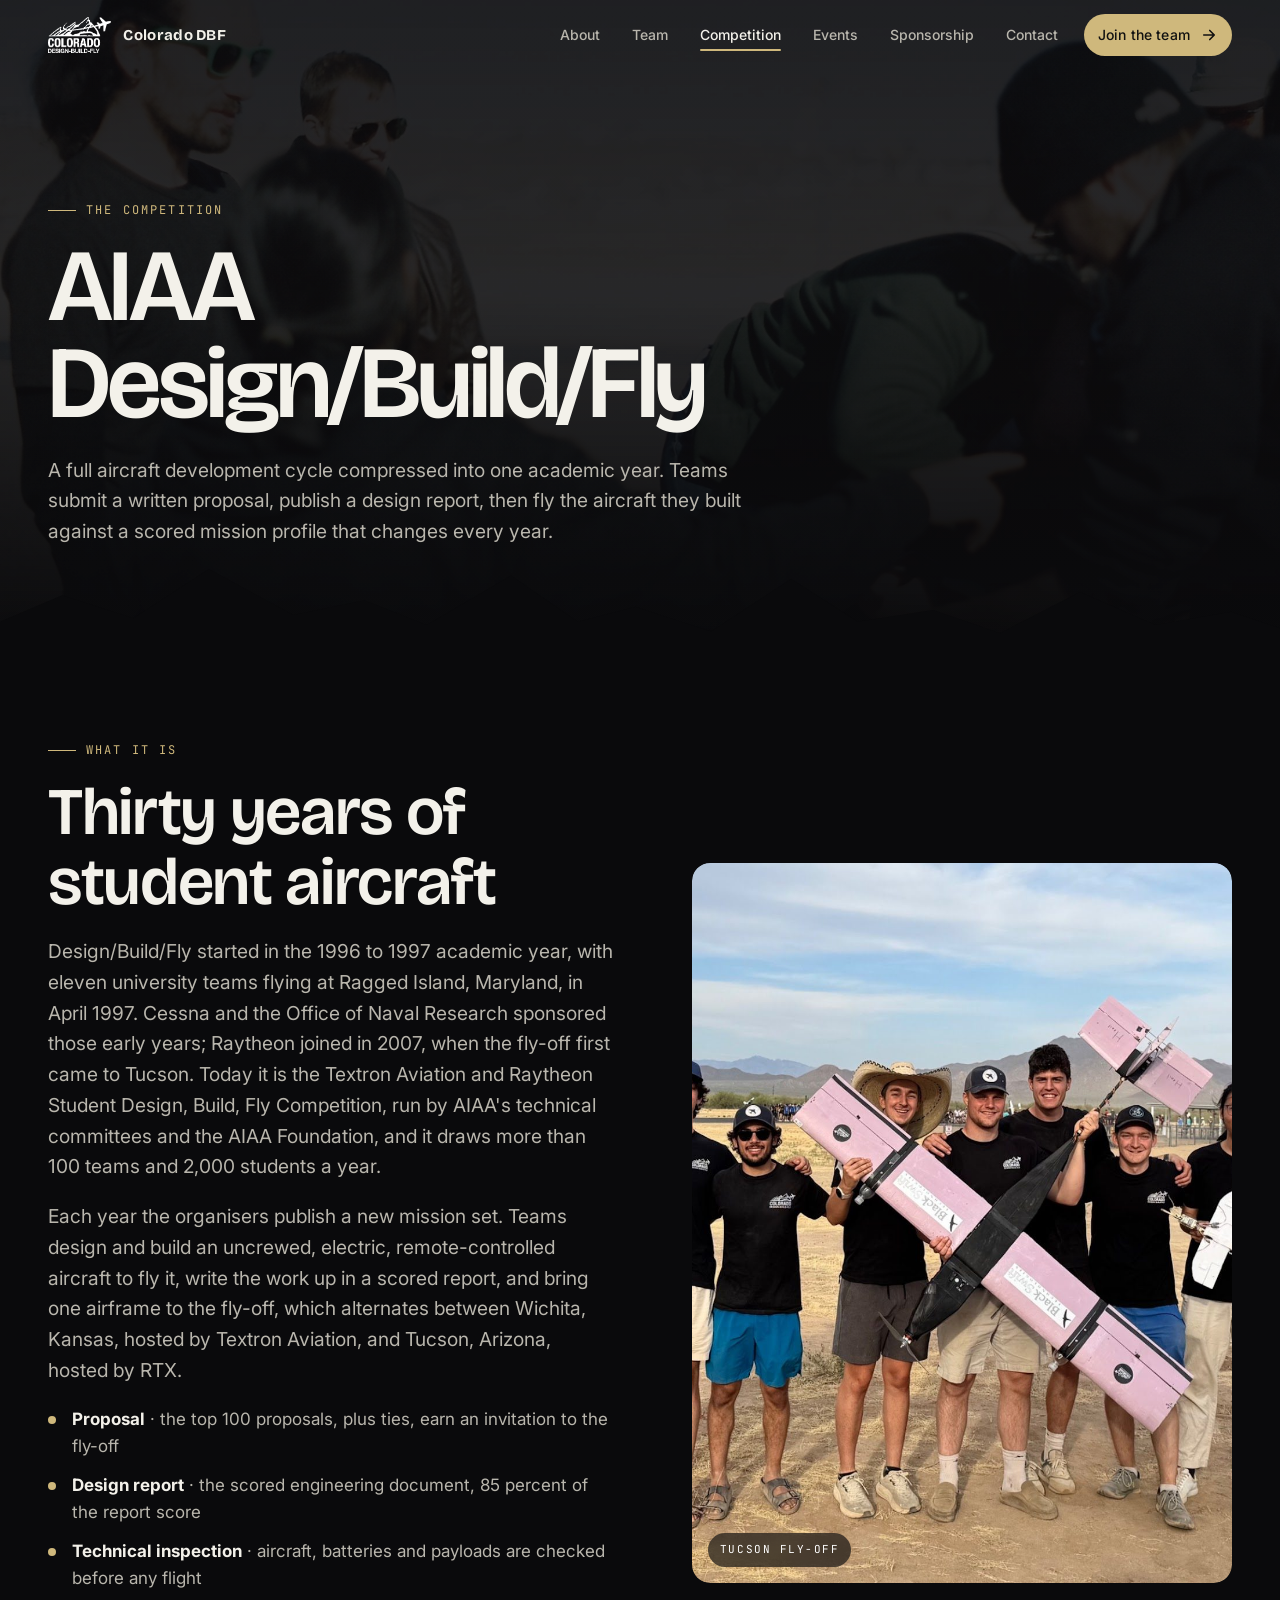
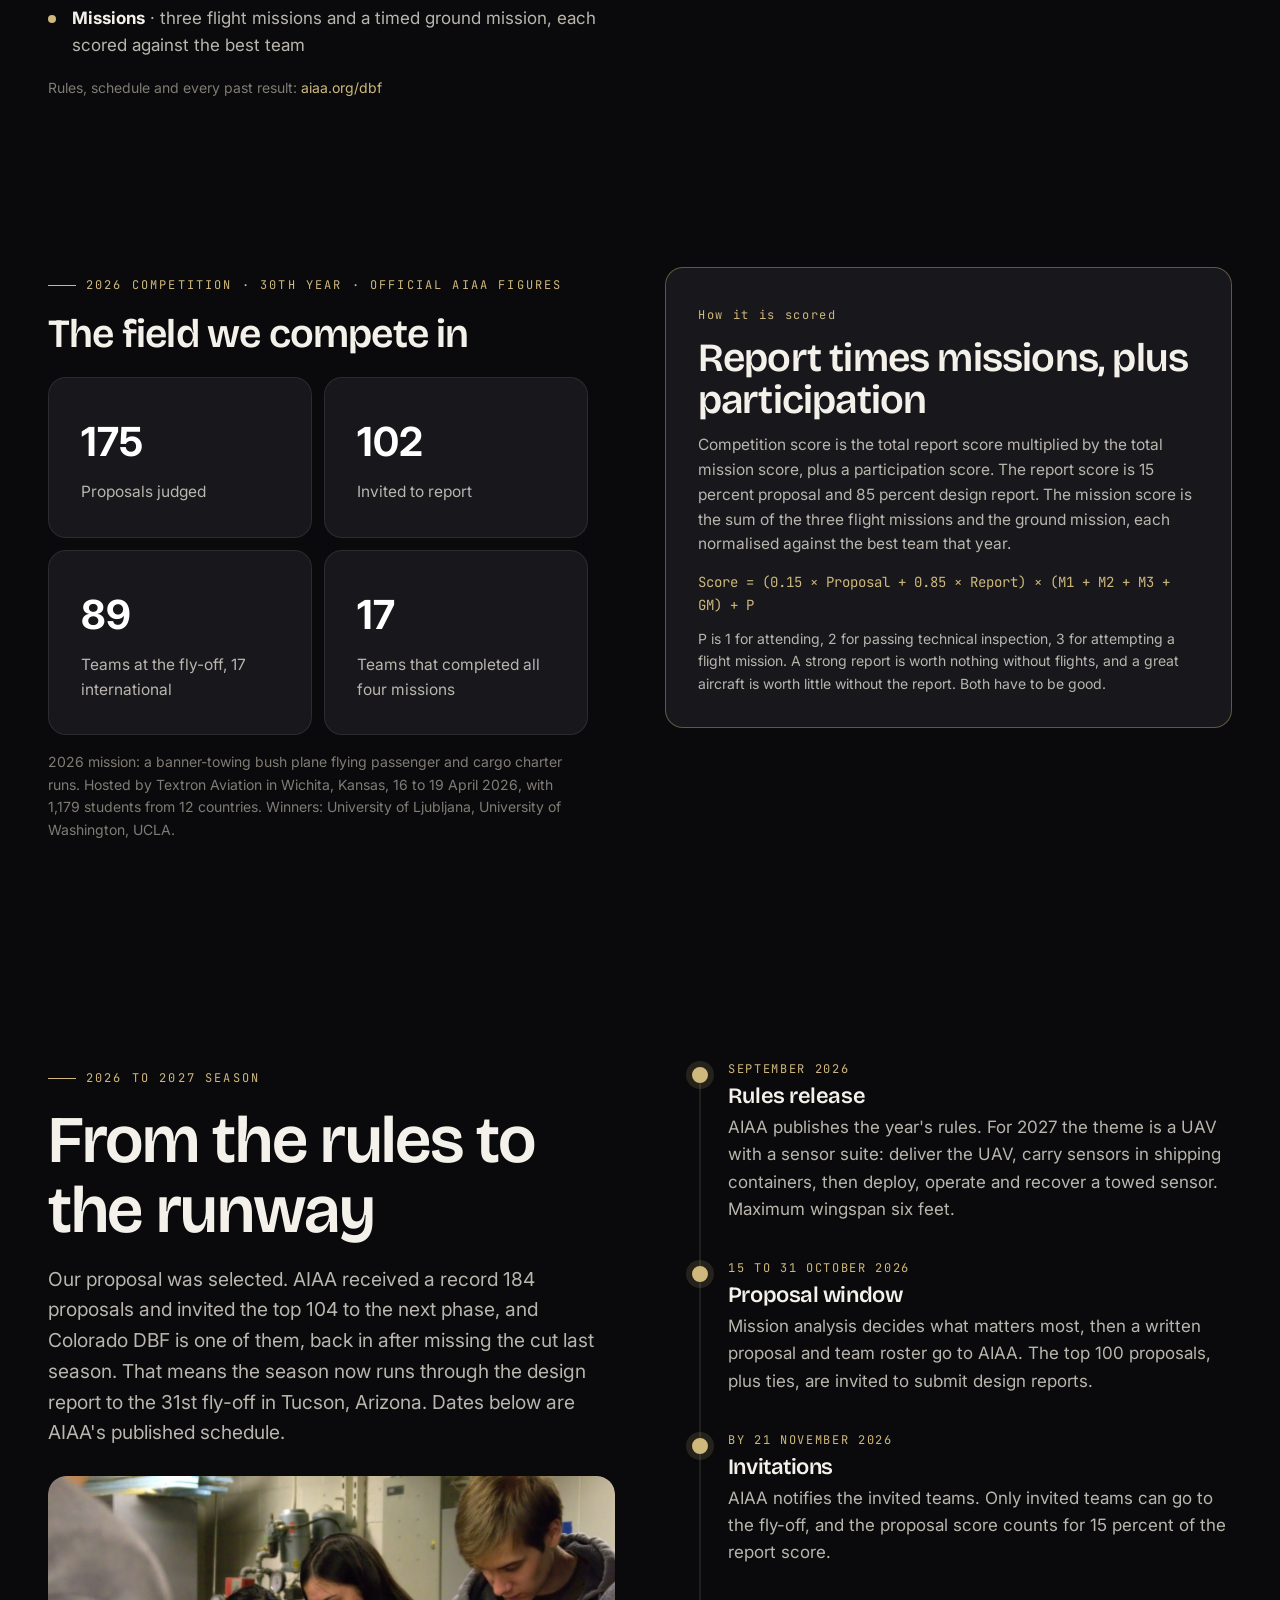
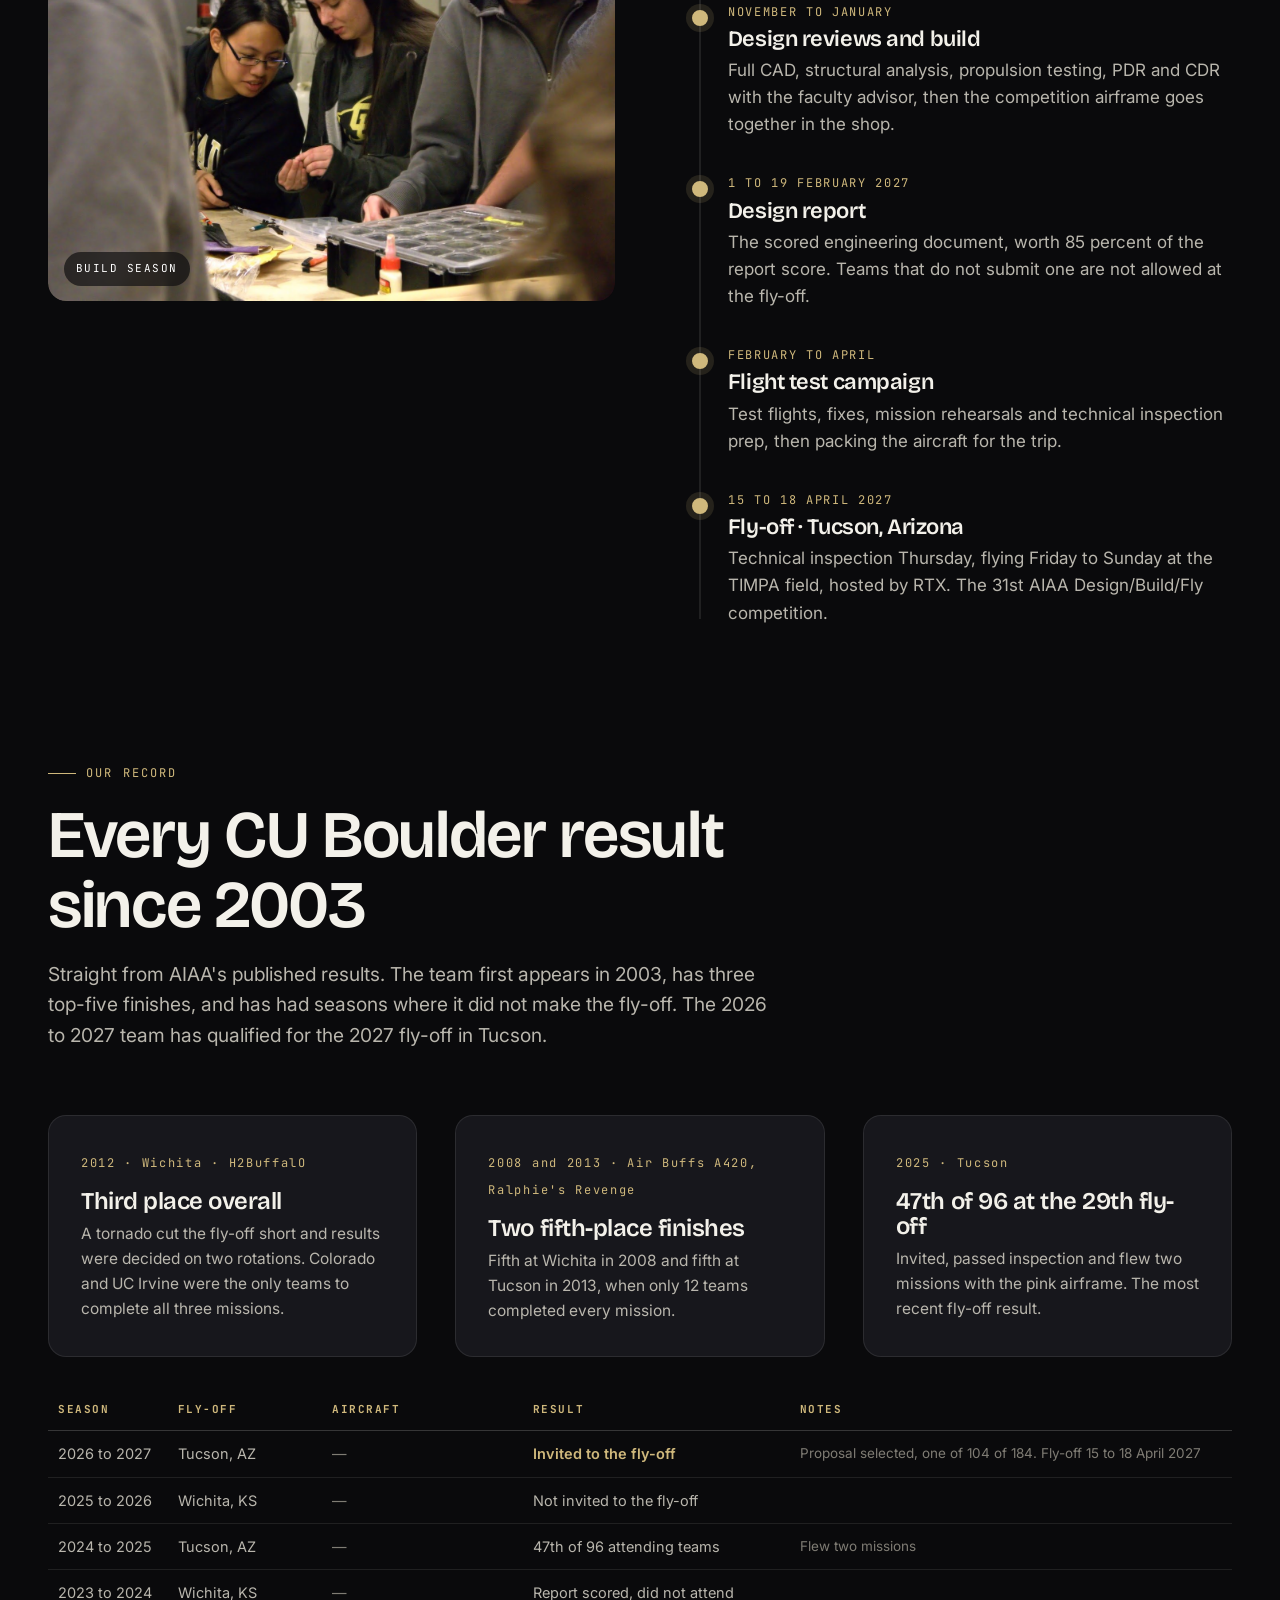
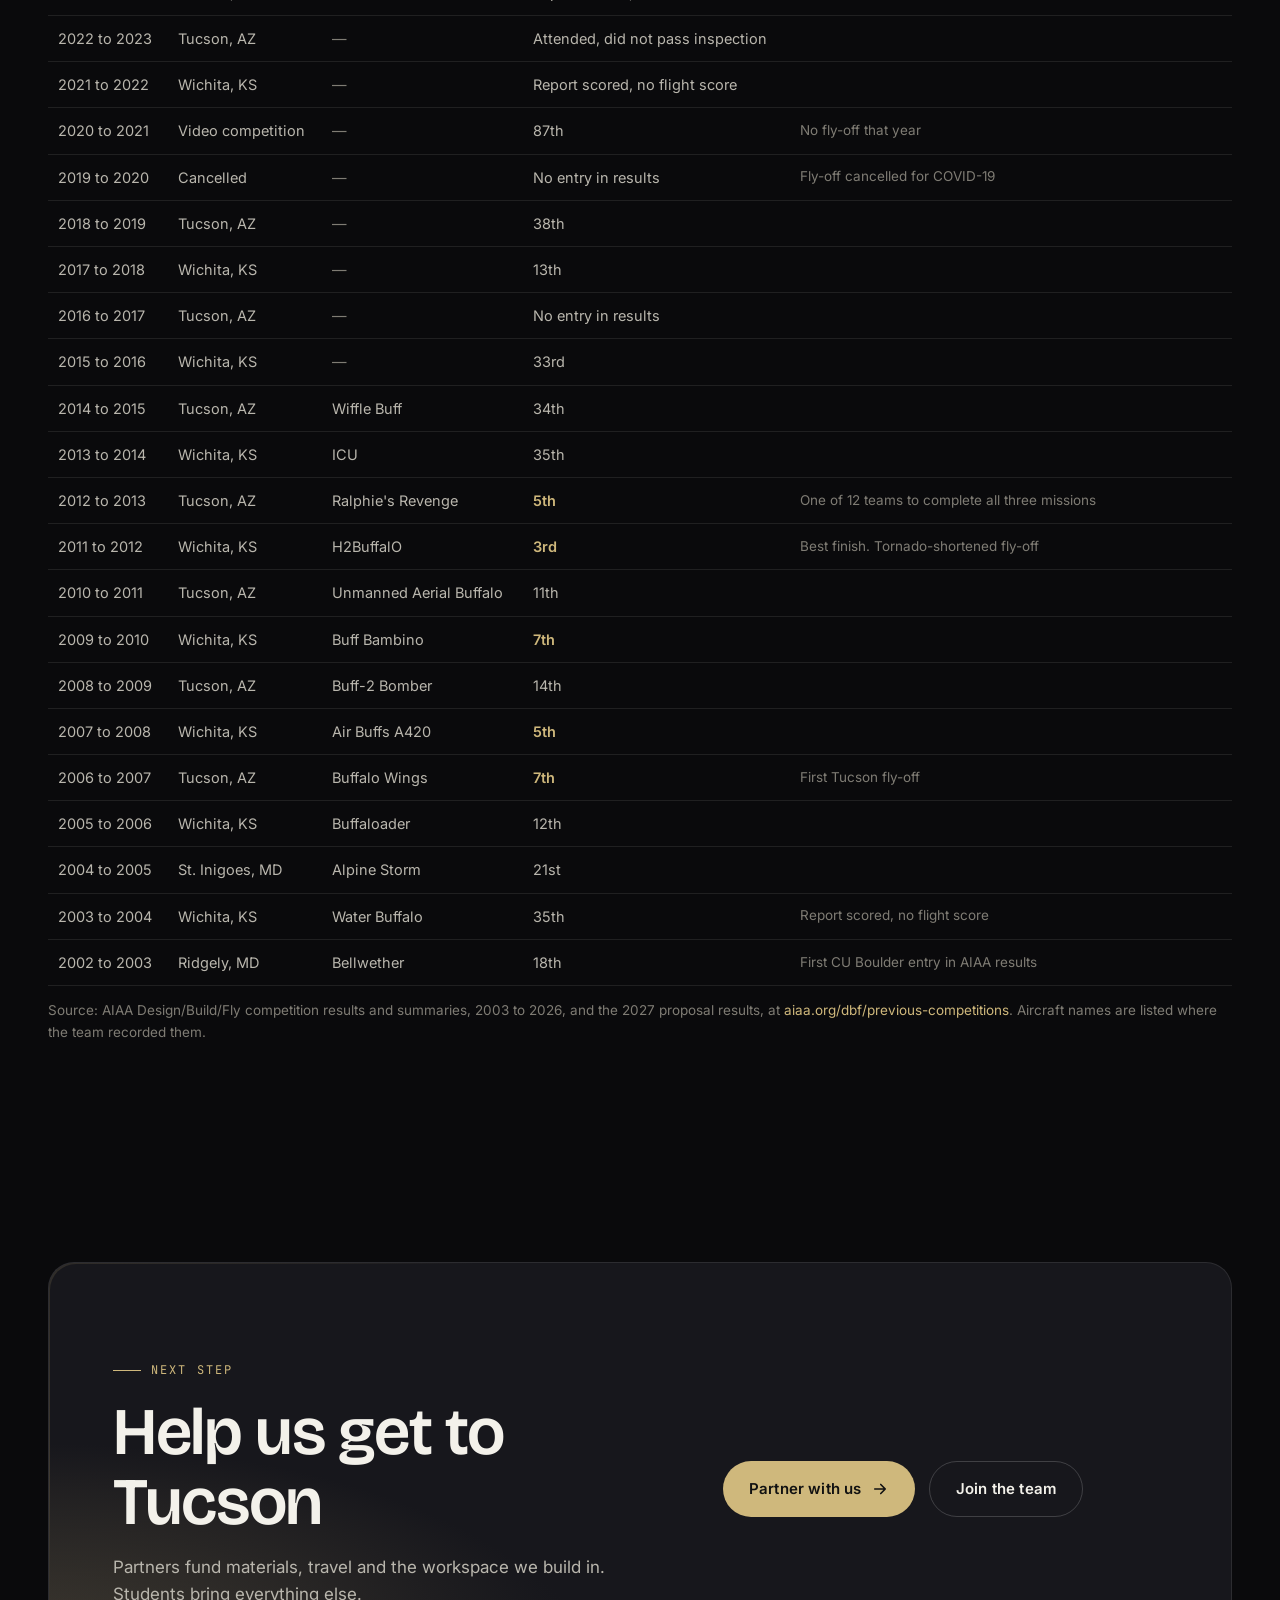
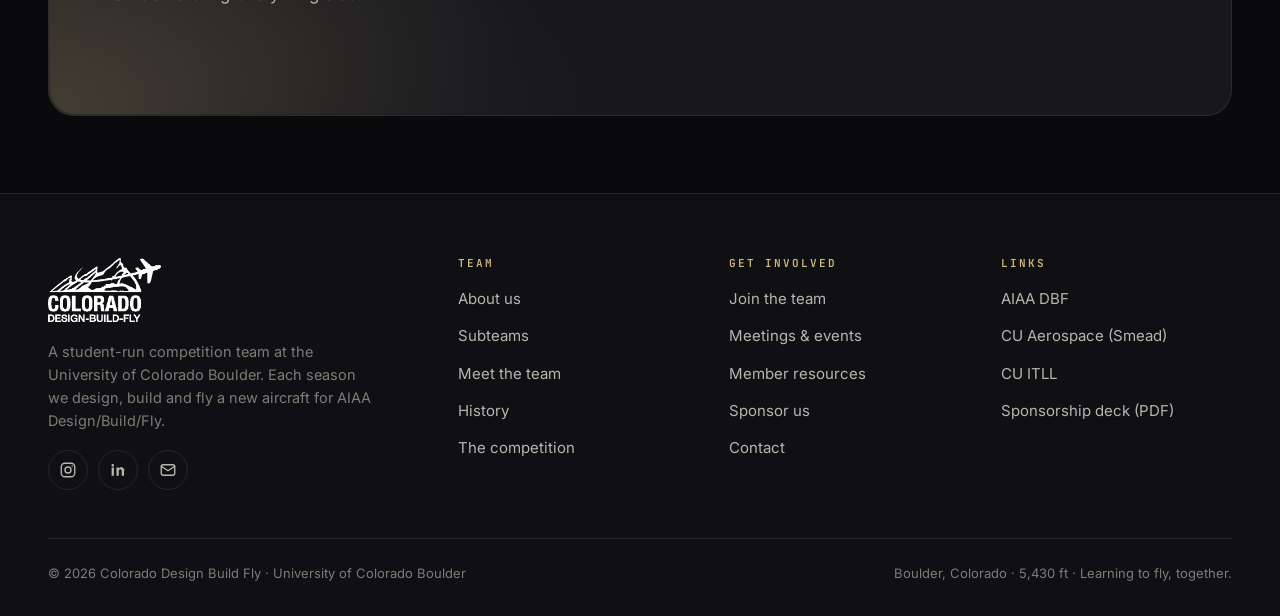
<file: competition.html>
<!DOCTYPE html>
<html lang="en">
<head>
  <meta charset="utf-8">
  <meta name="viewport" content="width=device-width, initial-scale=1">
  <title>The Competition · Colorado Design Build Fly</title>
  <meta name="description" content="How AIAA Design/Build/Fly works, how it is scored, the 2026-27 schedule to the 31st fly-off in Tucson, and every CU Boulder result since 2003 from AIAA's published standings.">
  <link rel="canonical" href="https://www.coloradodbf.org/competition.html">
  <meta property="og:title" content="The Competition · Colorado Design Build Fly">
  <meta property="og:description" content="How AIAA Design/Build/Fly works, how it is scored, the 2026-27 schedule to the 31st fly-off in Tucson, and every CU Boulder result since 2003 from AIAA's published standings.">
  <meta property="og:image" content="https://www.coloradodbf.org/assets/img/og-image.jpg">
  <meta property="og:type" content="website">
  <meta name="theme-color" content="#0a0a0c">
  <link rel="icon" type="image/png" sizes="32x32" href="assets/img/favicon-32.png">
  <link rel="icon" type="image/png" sizes="192x192" href="assets/img/favicon-192.png">
  <link rel="apple-touch-icon" href="assets/img/apple-touch-icon.png">
  <link rel="preconnect" href="https://fonts.googleapis.com">
  <link rel="preconnect" href="https://fonts.gstatic.com" crossorigin>
  <link href="https://fonts.googleapis.com/css2?family=Bricolage+Grotesque:opsz,wght@12..96,500;12..96,600;12..96,700&family=Inter:wght@400;500;600&family=JetBrains+Mono:wght@400;600&display=swap" rel="stylesheet">
  <link rel="stylesheet" href="assets/css/style.css?v=367faccb">
</head>
<body>
<a class="skip" href="#main">Skip to content</a>
<div class="progress" aria-hidden="true"></div>
<header class="nav">
  <div class="wrap">
    <a class="nav__brand" href="index.html" aria-label="Colorado DBF home">
      <img src="assets/brand/logo-white.png" alt="Colorado Design Build Fly" width="64" height="36">
      <span>Colorado DBF</span>
    </a>
    <nav class="nav__links" aria-label="Primary">
      <a href="about.html">About</a><a href="team.html">Team</a><a href="competition.html">Competition</a><a href="events.html">Events</a><a href="sponsorship.html">Sponsorship</a><a href="contact.html">Contact</a>
      <a class="btn btn--sm nav__cta" href="join.html">Join the team <svg class="arrow" width="18" height="18" viewBox="0 0 24 24" fill="none" stroke="currentColor" stroke-width="2.2" stroke-linecap="round" stroke-linejoin="round"><path d="M5 12h14M13 6l6 6-6 6"/></svg></a>
    </nav>
    <button class="nav__toggle" aria-expanded="false" aria-controls="drawer" aria-label="Menu"><span></span><span></span><span></span></button>
  </div>
</header>
<div class="drawer" id="drawer">
  <a href="index.html">Home</a><a href="about.html">About</a><a href="team.html">Team</a><a href="competition.html">Competition</a><a href="events.html">Events</a><a href="sponsorship.html">Sponsorship</a><a href="contact.html">Contact</a><a href="resources.html">Member resources</a><a href="join.html">Join the team</a>
  <div class="drawer__foot">University of Colorado Boulder · AIAA Design/Build/Fly</div>
</div>
<main id="main">
<section class="page-hero">
  <div class="page-hero__bg"><img src="assets/img/events/field-test.jpg" alt="Team members preparing the aircraft for a test flight"></div>
  <div class="wrap">
    <span class="eyebrow">The competition</span>
    <h1 class="h-xl">AIAA Design/Build/Fly</h1>
    <p class="lead">A full aircraft development cycle compressed into one academic year. Teams submit a written proposal, publish a design report, then fly the aircraft they built against a scored mission profile that changes every year.</p>
  </div>
  <svg class="flatirons" viewBox="0 0 1440 140" preserveAspectRatio="none" aria-hidden="true"><path d="M0 140 L0 98 L70 66 L150 94 L235 34 L330 90 L410 72 L480 102 L575 42 L650 98 L715 80 L800 110 L890 46 L965 98 L1050 84 L1125 112 L1215 62 L1300 102 L1385 86 L1440 106 L1440 140 Z"/></svg>
</section>

<section class="section section--tight">
  <div class="wrap">
    <div class="split">
      <div data-reveal>
        <span class="eyebrow">What it is</span>
        <h2 class="h-lg">Thirty years of student aircraft</h2>
        <p class="lead" style="margin-top:18px">Design/Build/Fly started in the 1996 to 1997 academic year, with eleven university teams flying at Ragged Island, Maryland, in April 1997. Cessna and the Office of Naval Research sponsored those early years; Raytheon joined in 2007, when the fly-off first came to Tucson. Today it is the Textron Aviation and Raytheon Student Design, Build, Fly Competition, run by AIAA's technical committees and the AIAA Foundation, and it draws more than 100 teams and 2,000 students a year.</p>
        <p class="lead">Each year the organisers publish a new mission set. Teams design and build an uncrewed, electric, remote-controlled aircraft to fly it, write the work up in a scored report, and bring one airframe to the fly-off, which alternates between Wichita, Kansas, hosted by Textron Aviation, and Tucson, Arizona, hosted by RTX.</p>
        <ul class="list" style="margin-top:20px">
          <li><b>Proposal</b>&nbsp;· the top 100 proposals, plus ties, earn an invitation to the fly-off</li>
          <li><b>Design report</b>&nbsp;· the scored engineering document, 85 percent of the report score</li>
          <li><b>Technical inspection</b>&nbsp;· aircraft, batteries and payloads are checked before any flight</li>
          <li><b>Missions</b>&nbsp;· three flight missions and a timed ground mission, each scored against the best team</li>
        </ul>
        <p class="muted" style="margin-top:18px;font-size:14px">Rules, schedule and every past result: <a class="gold" href="https://www.aiaa.org/dbf" target="_blank" rel="noopener">aiaa.org/dbf</a></p>
      </div>
      <div class="split__media" data-reveal="right">
        <div class="media media--tall media--reveal"><img src="assets/img/history/tucson-2024.jpg" alt="Colorado DBF team with the competition aircraft in Tucson" loading="lazy"><span class="media__tag">Tucson fly-off</span></div>
      </div>
    </div>
  </div>
</section>

<section class="section section--tight">
  <div class="wrap">
    <div class="split split--rev" style="align-items:start">
      <div class="split__media" data-reveal="left">
        <div class="card" style="border-color:rgba(207,184,124,.4)">
          <span class="card__num">How it is scored</span>
          <h3 class="h-md" style="margin-top:10px">Report times missions, plus participation</h3>
          <p style="margin-top:12px">Competition score is the total report score multiplied by the total mission score, plus a participation score. The report score is 15 percent proposal and 85 percent design report. The mission score is the sum of the three flight missions and the ground mission, each normalised against the best team that year.</p>
          <p class="mono" style="font-size:14px;color:var(--gold);margin-top:14px">Score = (0.15 × Proposal + 0.85 × Report) × (M1 + M2 + M3 + GM) + P</p>
          <p class="muted" style="font-size:14px;margin:12px 0 0">P is 1 for attending, 2 for passing technical inspection, 3 for attempting a flight mission. A strong report is worth nothing without flights, and a great aircraft is worth little without the report. Both have to be good.</p>
        </div>
      </div>
      <div data-reveal>
        <span class="eyebrow">2026 competition · 30th year · official AIAA figures</span>
        <h2 class="h-md">The field we compete in</h2>
        <div class="grid grid-2 stagger" style="gap:12px;margin-top:22px">
          <div class="card"><b class="h-md" style="display:block;color:#fff"><span data-count="175">0</span></b><p style="margin-top:6px">Proposals judged</p></div>
          <div class="card"><b class="h-md" style="display:block;color:#fff"><span data-count="102">0</span></b><p style="margin-top:6px">Invited to report</p></div>
          <div class="card"><b class="h-md" style="display:block;color:#fff"><span data-count="89">0</span></b><p style="margin-top:6px">Teams at the fly-off, 17 international</p></div>
          <div class="card"><b class="h-md" style="display:block;color:#fff"><span data-count="17">0</span></b><p style="margin-top:6px">Teams that completed all four missions</p></div>
        </div>
        <p class="muted" style="margin-top:16px;font-size:14px">2026 mission: a banner-towing bush plane flying passenger and cargo charter runs. Hosted by Textron Aviation in Wichita, Kansas, 16 to 19 April 2026, with 1,179 students from 12 countries. Winners: University of Ljubljana, University of Washington, UCLA.</p>
      </div>
    </div>
  </div>
</section>

<section class="section">
  <div class="wrap">
    <div class="split" style="align-items:start">
      <div>
        <span class="eyebrow" id="season" style="scroll-margin-top:110px">2026 to 2027 season</span>
        <h2 class="h-lg">From the rules to the runway</h2>
        <p class="lead" style="margin-top:18px">Our proposal was selected. AIAA received a record 184 proposals and invited the top 104 to the next phase, and Colorado DBF is one of them, back in after missing the cut last season. That means the season now runs through the design report to the 31st fly-off in Tucson, Arizona. Dates below are AIAA's published schedule.</p>
        <div style="position:sticky;top:110px;margin-top:28px" data-reveal>
          <div class="media media--reveal"><img src="assets/img/events/subteam-build.jpg" alt="Subteam members building a component in the lab" loading="lazy"><span class="media__tag">Build season</span></div>
        </div>
      </div>
      <div class="timeline"><div class="timeline__item"><span class="timeline__when">September 2026</span><h3>Rules release</h3><p>AIAA publishes the year's rules. For 2027 the theme is a UAV with a sensor suite: deliver the UAV, carry sensors in shipping containers, then deploy, operate and recover a towed sensor. Maximum wingspan six feet.</p></div><div class="timeline__item"><span class="timeline__when">15 to 31 October 2026</span><h3>Proposal window</h3><p>Mission analysis decides what matters most, then a written proposal and team roster go to AIAA. The top 100 proposals, plus ties, are invited to submit design reports.</p></div><div class="timeline__item"><span class="timeline__when">By 21 November 2026</span><h3>Invitations</h3><p>AIAA notifies the invited teams. Only invited teams can go to the fly-off, and the proposal score counts for 15 percent of the report score.</p></div><div class="timeline__item"><span class="timeline__when">November to January</span><h3>Design reviews and build</h3><p>Full CAD, structural analysis, propulsion testing, PDR and CDR with the faculty advisor, then the competition airframe goes together in the shop.</p></div><div class="timeline__item"><span class="timeline__when">1 to 19 February 2027</span><h3>Design report</h3><p>The scored engineering document, worth 85 percent of the report score. Teams that do not submit one are not allowed at the fly-off.</p></div><div class="timeline__item"><span class="timeline__when">February to April</span><h3>Flight test campaign</h3><p>Test flights, fixes, mission rehearsals and technical inspection prep, then packing the aircraft for the trip.</p></div><div class="timeline__item"><span class="timeline__when">15 to 18 April 2027</span><h3>Fly-off · Tucson, Arizona</h3><p>Technical inspection Thursday, flying Friday to Sunday at the TIMPA field, hosted by RTX. The 31st AIAA Design/Build/Fly competition.</p></div></div>
    </div>
  </div>
</section>

<section class="section section--flush" id="record" style="scroll-margin-top:80px">
  <div class="wrap">
    <div class="section-head">
      <span class="eyebrow">Our record</span>
      <h2 class="h-lg">Every CU Boulder result since 2003</h2>
      <p class="lead">Straight from AIAA's published results. The team first appears in 2003, has three top-five finishes, and has had seasons where it did not make the fly-off. The 2026 to 2027 team has qualified for the 2027 fly-off in Tucson.</p>
    </div>
    <div class="grid grid-3 stagger" style="margin-bottom:32px">
      <div class="card"><span class="card__num">2012 · Wichita · H2BuffalO</span><h3 class="h-sm">Third place overall</h3><p>A tornado cut the fly-off short and results were decided on two rotations. Colorado and UC Irvine were the only teams to complete all three missions.</p></div>
      <div class="card"><span class="card__num">2008 and 2013 · Air Buffs A420, Ralphie's Revenge</span><h3 class="h-sm">Two fifth-place finishes</h3><p>Fifth at Wichita in 2008 and fifth at Tucson in 2013, when only 12 teams completed every mission.</p></div>
      <div class="card"><span class="card__num">2025 · Tucson</span><h3 class="h-sm">47th of 96 at the 29th fly-off</h3><p>Invited, passed inspection and flew two missions with the pink airframe. The most recent fly-off result.</p></div>
    </div>
    <div style="overflow-x:auto" data-reveal>
      <table style="width:100%;border-collapse:collapse;font-size:14.5px;min-width:720px">
        <thead><tr style="border-bottom:1px solid var(--line-strong)"><th style="text-align:left;padding:12px 10px;font-family:var(--font-mono);font-size:11px;letter-spacing:.14em;text-transform:uppercase;color:var(--gold);white-space:nowrap">Season</th><th style="text-align:left;padding:12px 10px;font-family:var(--font-mono);font-size:11px;letter-spacing:.14em;text-transform:uppercase;color:var(--gold);white-space:nowrap">Fly-off</th><th style="text-align:left;padding:12px 10px;font-family:var(--font-mono);font-size:11px;letter-spacing:.14em;text-transform:uppercase;color:var(--gold);white-space:nowrap">Aircraft</th><th style="text-align:left;padding:12px 10px;font-family:var(--font-mono);font-size:11px;letter-spacing:.14em;text-transform:uppercase;color:var(--gold);white-space:nowrap">Result</th><th style="text-align:left;padding:12px 10px;font-family:var(--font-mono);font-size:11px;letter-spacing:.14em;text-transform:uppercase;color:var(--gold);white-space:nowrap">Notes</th></tr></thead>
        <tbody style="color:var(--text-2)"><tr style="border-bottom:1px solid var(--line)"><td style="padding:11px 10px">2026 to 2027</td><td style="padding:11px 10px">Tucson, AZ</td><td style="padding:11px 10px"><span class=muted>—</span></td><td style="padding:11px 10px;color:var(--gold);font-weight:600">Invited to the fly-off</td><td class="muted" style="padding:11px 10px;font-size:13.5px">Proposal selected, one of 104 of 184. Fly-off 15 to 18 April 2027</td></tr><tr style="border-bottom:1px solid var(--line)"><td style="padding:11px 10px">2025 to 2026</td><td style="padding:11px 10px">Wichita, KS</td><td style="padding:11px 10px"><span class=muted>—</span></td><td style="padding:11px 10px">Not invited to the fly-off</td><td class="muted" style="padding:11px 10px;font-size:13.5px"></td></tr><tr style="border-bottom:1px solid var(--line)"><td style="padding:11px 10px">2024 to 2025</td><td style="padding:11px 10px">Tucson, AZ</td><td style="padding:11px 10px"><span class=muted>—</span></td><td style="padding:11px 10px">47th of 96 attending teams</td><td class="muted" style="padding:11px 10px;font-size:13.5px">Flew two missions</td></tr><tr style="border-bottom:1px solid var(--line)"><td style="padding:11px 10px">2023 to 2024</td><td style="padding:11px 10px">Wichita, KS</td><td style="padding:11px 10px"><span class=muted>—</span></td><td style="padding:11px 10px">Report scored, did not attend</td><td class="muted" style="padding:11px 10px;font-size:13.5px"></td></tr><tr style="border-bottom:1px solid var(--line)"><td style="padding:11px 10px">2022 to 2023</td><td style="padding:11px 10px">Tucson, AZ</td><td style="padding:11px 10px"><span class=muted>—</span></td><td style="padding:11px 10px">Attended, did not pass inspection</td><td class="muted" style="padding:11px 10px;font-size:13.5px"></td></tr><tr style="border-bottom:1px solid var(--line)"><td style="padding:11px 10px">2021 to 2022</td><td style="padding:11px 10px">Wichita, KS</td><td style="padding:11px 10px"><span class=muted>—</span></td><td style="padding:11px 10px">Report scored, no flight score</td><td class="muted" style="padding:11px 10px;font-size:13.5px"></td></tr><tr style="border-bottom:1px solid var(--line)"><td style="padding:11px 10px">2020 to 2021</td><td style="padding:11px 10px">Video competition</td><td style="padding:11px 10px"><span class=muted>—</span></td><td style="padding:11px 10px">87th</td><td class="muted" style="padding:11px 10px;font-size:13.5px">No fly-off that year</td></tr><tr style="border-bottom:1px solid var(--line)"><td style="padding:11px 10px">2019 to 2020</td><td style="padding:11px 10px">Cancelled</td><td style="padding:11px 10px"><span class=muted>—</span></td><td style="padding:11px 10px">No entry in results</td><td class="muted" style="padding:11px 10px;font-size:13.5px">Fly-off cancelled for COVID-19</td></tr><tr style="border-bottom:1px solid var(--line)"><td style="padding:11px 10px">2018 to 2019</td><td style="padding:11px 10px">Tucson, AZ</td><td style="padding:11px 10px"><span class=muted>—</span></td><td style="padding:11px 10px">38th</td><td class="muted" style="padding:11px 10px;font-size:13.5px"></td></tr><tr style="border-bottom:1px solid var(--line)"><td style="padding:11px 10px">2017 to 2018</td><td style="padding:11px 10px">Wichita, KS</td><td style="padding:11px 10px"><span class=muted>—</span></td><td style="padding:11px 10px">13th</td><td class="muted" style="padding:11px 10px;font-size:13.5px"></td></tr><tr style="border-bottom:1px solid var(--line)"><td style="padding:11px 10px">2016 to 2017</td><td style="padding:11px 10px">Tucson, AZ</td><td style="padding:11px 10px"><span class=muted>—</span></td><td style="padding:11px 10px">No entry in results</td><td class="muted" style="padding:11px 10px;font-size:13.5px"></td></tr><tr style="border-bottom:1px solid var(--line)"><td style="padding:11px 10px">2015 to 2016</td><td style="padding:11px 10px">Wichita, KS</td><td style="padding:11px 10px"><span class=muted>—</span></td><td style="padding:11px 10px">33rd</td><td class="muted" style="padding:11px 10px;font-size:13.5px"></td></tr><tr style="border-bottom:1px solid var(--line)"><td style="padding:11px 10px">2014 to 2015</td><td style="padding:11px 10px">Tucson, AZ</td><td style="padding:11px 10px">Wiffle Buff</td><td style="padding:11px 10px">34th</td><td class="muted" style="padding:11px 10px;font-size:13.5px"></td></tr><tr style="border-bottom:1px solid var(--line)"><td style="padding:11px 10px">2013 to 2014</td><td style="padding:11px 10px">Wichita, KS</td><td style="padding:11px 10px">ICU</td><td style="padding:11px 10px">35th</td><td class="muted" style="padding:11px 10px;font-size:13.5px"></td></tr><tr style="border-bottom:1px solid var(--line)"><td style="padding:11px 10px">2012 to 2013</td><td style="padding:11px 10px">Tucson, AZ</td><td style="padding:11px 10px">Ralphie's Revenge</td><td style="padding:11px 10px;color:var(--gold);font-weight:600">5th</td><td class="muted" style="padding:11px 10px;font-size:13.5px">One of 12 teams to complete all three missions</td></tr><tr style="border-bottom:1px solid var(--line)"><td style="padding:11px 10px">2011 to 2012</td><td style="padding:11px 10px">Wichita, KS</td><td style="padding:11px 10px">H2BuffalO</td><td style="padding:11px 10px;color:var(--gold);font-weight:600">3rd</td><td class="muted" style="padding:11px 10px;font-size:13.5px">Best finish. Tornado-shortened fly-off</td></tr><tr style="border-bottom:1px solid var(--line)"><td style="padding:11px 10px">2010 to 2011</td><td style="padding:11px 10px">Tucson, AZ</td><td style="padding:11px 10px">Unmanned Aerial Buffalo</td><td style="padding:11px 10px">11th</td><td class="muted" style="padding:11px 10px;font-size:13.5px"></td></tr><tr style="border-bottom:1px solid var(--line)"><td style="padding:11px 10px">2009 to 2010</td><td style="padding:11px 10px">Wichita, KS</td><td style="padding:11px 10px">Buff Bambino</td><td style="padding:11px 10px;color:var(--gold);font-weight:600">7th</td><td class="muted" style="padding:11px 10px;font-size:13.5px"></td></tr><tr style="border-bottom:1px solid var(--line)"><td style="padding:11px 10px">2008 to 2009</td><td style="padding:11px 10px">Tucson, AZ</td><td style="padding:11px 10px">Buff-2 Bomber</td><td style="padding:11px 10px">14th</td><td class="muted" style="padding:11px 10px;font-size:13.5px"></td></tr><tr style="border-bottom:1px solid var(--line)"><td style="padding:11px 10px">2007 to 2008</td><td style="padding:11px 10px">Wichita, KS</td><td style="padding:11px 10px">Air Buffs A420</td><td style="padding:11px 10px;color:var(--gold);font-weight:600">5th</td><td class="muted" style="padding:11px 10px;font-size:13.5px"></td></tr><tr style="border-bottom:1px solid var(--line)"><td style="padding:11px 10px">2006 to 2007</td><td style="padding:11px 10px">Tucson, AZ</td><td style="padding:11px 10px">Buffalo Wings</td><td style="padding:11px 10px;color:var(--gold);font-weight:600">7th</td><td class="muted" style="padding:11px 10px;font-size:13.5px">First Tucson fly-off</td></tr><tr style="border-bottom:1px solid var(--line)"><td style="padding:11px 10px">2005 to 2006</td><td style="padding:11px 10px">Wichita, KS</td><td style="padding:11px 10px">Buffaloader</td><td style="padding:11px 10px">12th</td><td class="muted" style="padding:11px 10px;font-size:13.5px"></td></tr><tr style="border-bottom:1px solid var(--line)"><td style="padding:11px 10px">2004 to 2005</td><td style="padding:11px 10px">St. Inigoes, MD</td><td style="padding:11px 10px">Alpine Storm</td><td style="padding:11px 10px">21st</td><td class="muted" style="padding:11px 10px;font-size:13.5px"></td></tr><tr style="border-bottom:1px solid var(--line)"><td style="padding:11px 10px">2003 to 2004</td><td style="padding:11px 10px">Wichita, KS</td><td style="padding:11px 10px">Water Buffalo</td><td style="padding:11px 10px">35th</td><td class="muted" style="padding:11px 10px;font-size:13.5px">Report scored, no flight score</td></tr><tr style="border-bottom:1px solid var(--line)"><td style="padding:11px 10px">2002 to 2003</td><td style="padding:11px 10px">Ridgely, MD</td><td style="padding:11px 10px">Bellwether</td><td style="padding:11px 10px">18th</td><td class="muted" style="padding:11px 10px;font-size:13.5px">First CU Boulder entry in AIAA results</td></tr></tbody>
      </table>
    </div>
    <p class="muted" style="margin-top:14px;font-size:13.5px">Source: AIAA Design/Build/Fly competition results and summaries, 2003 to 2026, and the 2027 proposal results, at <a class="gold" href="https://aiaa.org/dbf/previous-competitions/" target="_blank" rel="noopener">aiaa.org/dbf/previous-competitions</a>. Aircraft names are listed where the team recorded them.</p>
  </div>
</section>
<section class="section section--tight">
  <div class="wrap">
    <div class="cta" data-reveal>
      <div class="cta__grid">
        <div>
          <span class="eyebrow">Next step</span>
          <h2 class="h-lg">Help us get to Tucson</h2>
          <p style="margin-top:16px">Partners fund materials, travel and the workspace we build in. Students bring everything else.</p>
        </div>
        <div class="btn-row">
          <a class="btn" href="sponsorship.html">Partner with us <svg class="arrow" width="18" height="18" viewBox="0 0 24 24" fill="none" stroke="currentColor" stroke-width="2.2" stroke-linecap="round" stroke-linejoin="round"><path d="M5 12h14M13 6l6 6-6 6"/></svg></a>
          <a class="btn btn--ghost" href="join.html">Join the team</a>
        </div>
      </div>
    </div>
  </div>
</section>
</main>
<footer class="footer">
  <div class="wrap">
    <div class="footer__grid">
      <div class="footer__brand">
        <img src="assets/brand/logo-white.png" alt="Colorado Design Build Fly">
        <p>A student-run competition team at the University of Colorado Boulder. Each season we design, build and fly a new aircraft for AIAA Design/Build/Fly.</p>
        <div class="social">
          <a href="https://www.instagram.com/coloradodbf/" target="_blank" rel="noopener" aria-label="Instagram"><svg viewBox="0 0 24 24" fill="none" stroke="currentColor" stroke-width="1.8" stroke-linecap="round" stroke-linejoin="round"><rect x="3" y="3" width="18" height="18" rx="5"/><circle cx="12" cy="12" r="4"/><circle cx="17.5" cy="6.5" r="1" fill="currentColor" stroke="none"/></svg></a>
          <a href="https://www.linkedin.com/company/colorado-dbf/" target="_blank" rel="noopener" aria-label="LinkedIn"><svg viewBox="0 0 24 24" fill="currentColor"><path d="M6.5 8.5h-3v11h3v-11zM5 4a1.75 1.75 0 1 0 0 3.5A1.75 1.75 0 0 0 5 4zm15.5 9.2c0-3.1-1.7-4.9-4.3-4.9-1.6 0-2.7.8-3.2 1.7V8.5h-3v11h3v-5.8c0-1.6.7-2.6 2.1-2.6 1.3 0 1.9.9 1.9 2.6v5.8h3v-6.3z"/></svg></a>
          <a href="mailto:dbf@colorado.edu" aria-label="Email"><svg viewBox="0 0 24 24" fill="none" stroke="currentColor" stroke-width="1.8" stroke-linecap="round" stroke-linejoin="round"><rect x="3" y="5" width="18" height="14" rx="3"/><path d="m3 7 9 6 9-6"/></svg></a>
        </div>
      </div>
      <div>
        <h4>Team</h4>
        <ul>
          <li><a href="about.html">About us</a></li>
          <li><a href="about.html#subteams">Subteams</a></li>
          <li><a href="team.html">Meet the team</a></li>
          <li><a href="about.html#history">History</a></li>
          <li><a href="competition.html">The competition</a></li>
        </ul>
      </div>
      <div>
        <h4>Get involved</h4>
        <ul>
          <li><a href="join.html">Join the team</a></li>
          <li><a href="events.html">Meetings &amp; events</a></li>
          <li><a href="resources.html">Member resources</a></li>
          <li><a href="sponsorship.html">Sponsor us</a></li>
          <li><a href="contact.html">Contact</a></li>
        </ul>
      </div>
      <div>
        <h4>Links</h4>
        <ul>
          <li><a href="https://www.aiaa.org/dbf" target="_blank" rel="noopener">AIAA DBF</a></li>
          <li><a href="https://www.colorado.edu/aerospace/" target="_blank" rel="noopener">CU Aerospace (Smead)</a></li>
          <li><a href="https://www.colorado.edu/itll/" target="_blank" rel="noopener">CU ITLL</a></li>
          <li><a href="assets/docs/Colorado-DBF-Partnership-Proposal-2026-27.pdf" target="_blank" rel="noopener">Sponsorship deck (PDF)</a></li>
        </ul>
      </div>
    </div>
    <div class="footer__bottom">
      <span>&copy; <span data-year>2026</span> Colorado Design Build Fly · University of Colorado Boulder</span>
      <span>Boulder, Colorado · 5,430 ft · Learning to fly, together.</span>
    </div>
  </div>
</footer>
<script src="assets/js/main.js?v=4a335173" defer></script>
</body>
</html>
</file>
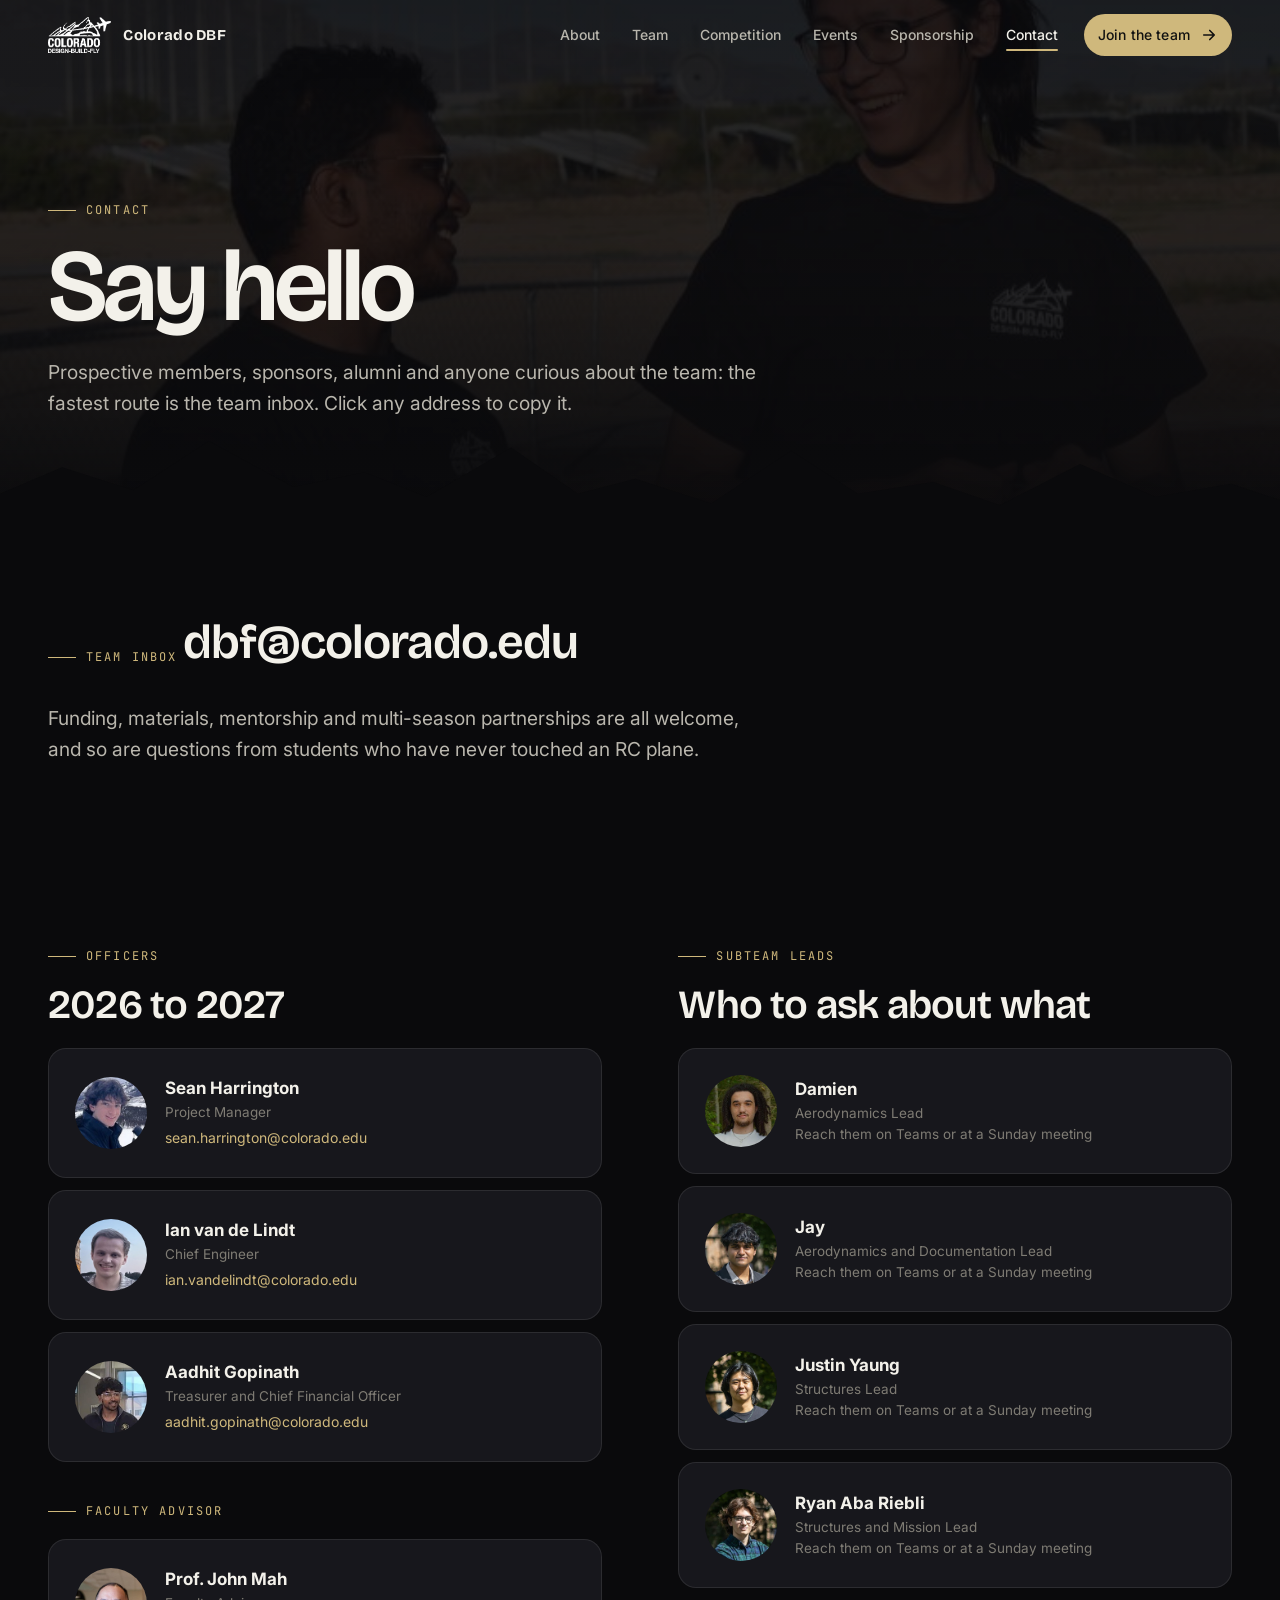
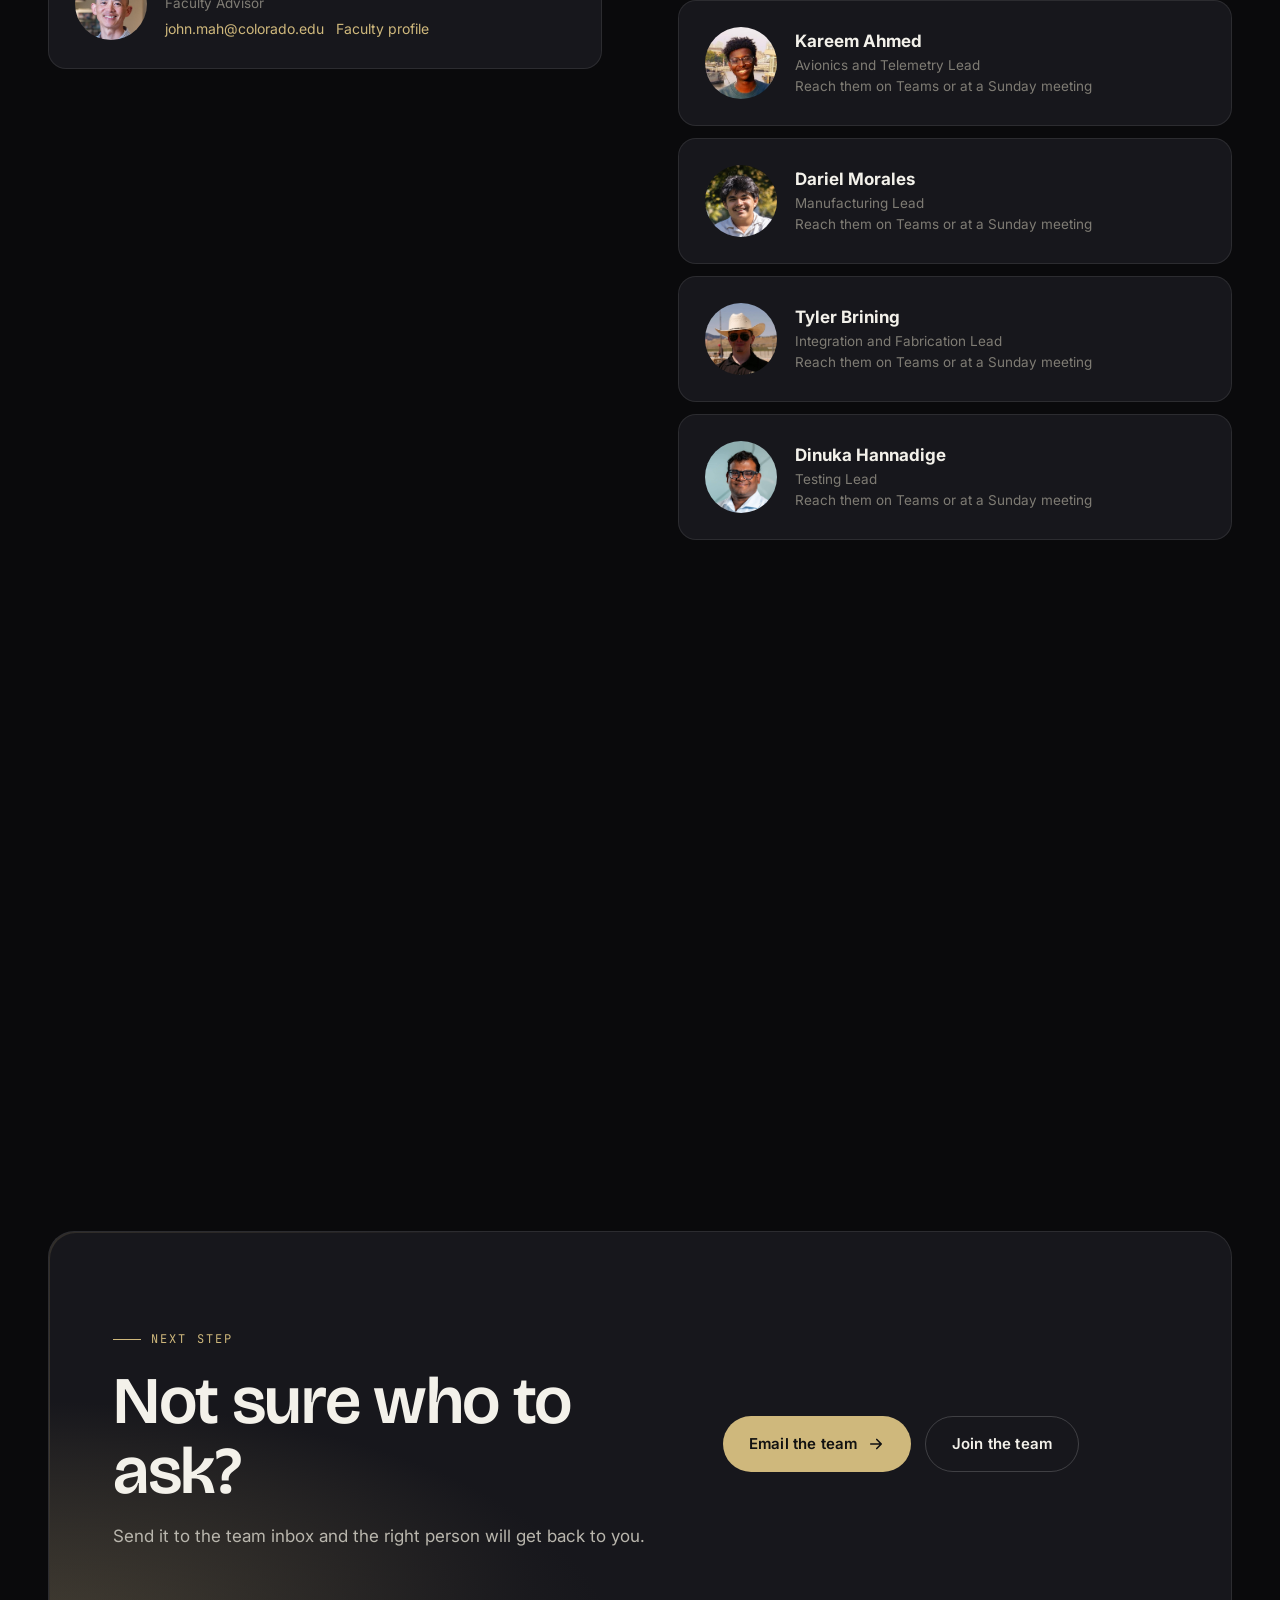
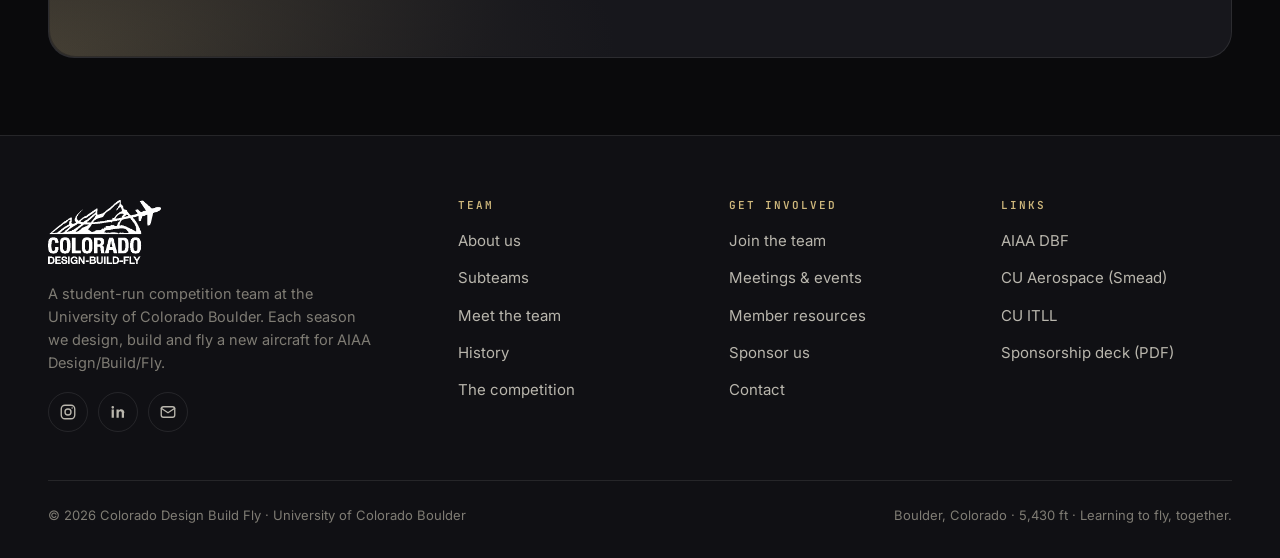
<file: contact.html>
<!DOCTYPE html>
<html lang="en">
<head>
  <meta charset="utf-8">
  <meta name="viewport" content="width=device-width, initial-scale=1">
  <title>Contact · Colorado Design Build Fly</title>
  <meta name="description" content="Contact Colorado DBF at CU Boulder: team inbox, 2026-27 officers and subteam leads, faculty advisor, Instagram and LinkedIn.">
  <link rel="canonical" href="https://www.coloradodbf.org/contact.html">
  <meta property="og:title" content="Contact · Colorado Design Build Fly">
  <meta property="og:description" content="Contact Colorado DBF at CU Boulder: team inbox, 2026-27 officers and subteam leads, faculty advisor, Instagram and LinkedIn.">
  <meta property="og:image" content="https://www.coloradodbf.org/assets/img/og-image.jpg">
  <meta property="og:type" content="website">
  <meta name="theme-color" content="#0a0a0c">
  <link rel="icon" type="image/png" sizes="32x32" href="assets/img/favicon-32.png">
  <link rel="icon" type="image/png" sizes="192x192" href="assets/img/favicon-192.png">
  <link rel="apple-touch-icon" href="assets/img/apple-touch-icon.png">
  <link rel="preconnect" href="https://fonts.googleapis.com">
  <link rel="preconnect" href="https://fonts.gstatic.com" crossorigin>
  <link href="https://fonts.googleapis.com/css2?family=Bricolage+Grotesque:opsz,wght@12..96,500;12..96,600;12..96,700&family=Inter:wght@400;500;600&family=JetBrains+Mono:wght@400;600&display=swap" rel="stylesheet">
  <link rel="stylesheet" href="assets/css/style.css?v=367faccb">
</head>
<body>
<a class="skip" href="#main">Skip to content</a>
<div class="progress" aria-hidden="true"></div>
<header class="nav">
  <div class="wrap">
    <a class="nav__brand" href="index.html" aria-label="Colorado DBF home">
      <img src="assets/brand/logo-white.png" alt="Colorado Design Build Fly" width="64" height="36">
      <span>Colorado DBF</span>
    </a>
    <nav class="nav__links" aria-label="Primary">
      <a href="about.html">About</a><a href="team.html">Team</a><a href="competition.html">Competition</a><a href="events.html">Events</a><a href="sponsorship.html">Sponsorship</a><a href="contact.html">Contact</a>
      <a class="btn btn--sm nav__cta" href="join.html">Join the team <svg class="arrow" width="18" height="18" viewBox="0 0 24 24" fill="none" stroke="currentColor" stroke-width="2.2" stroke-linecap="round" stroke-linejoin="round"><path d="M5 12h14M13 6l6 6-6 6"/></svg></a>
    </nav>
    <button class="nav__toggle" aria-expanded="false" aria-controls="drawer" aria-label="Menu"><span></span><span></span><span></span></button>
  </div>
</header>
<div class="drawer" id="drawer">
  <a href="index.html">Home</a><a href="about.html">About</a><a href="team.html">Team</a><a href="competition.html">Competition</a><a href="events.html">Events</a><a href="sponsorship.html">Sponsorship</a><a href="contact.html">Contact</a><a href="resources.html">Member resources</a><a href="join.html">Join the team</a>
  <div class="drawer__foot">University of Colorado Boulder · AIAA Design/Build/Fly</div>
</div>
<main id="main">
<section class="page-hero">
  <div class="page-hero__bg"><img src="assets/img/team/field-chat.jpg" alt="Two Colorado DBF members talking at the flight line"></div>
  <div class="wrap">
    <span class="eyebrow">Contact</span>
    <h1 class="h-xl">Say hello</h1>
    <p class="lead">Prospective members, sponsors, alumni and anyone curious about the team: the fastest route is the team inbox. Click any address to copy it.</p>
  </div>
  <svg class="flatirons" viewBox="0 0 1440 140" preserveAspectRatio="none" aria-hidden="true"><path d="M0 140 L0 98 L70 66 L150 94 L235 34 L330 90 L410 72 L480 102 L575 42 L650 98 L715 80 L800 110 L890 46 L965 98 L1050 84 L1125 112 L1215 62 L1300 102 L1385 86 L1440 106 L1440 140 Z"/></svg>
</section>

<section class="section section--tight">
  <div class="wrap">
    <div data-reveal>
      <span class="eyebrow">Team inbox</span>
      <a class="big-mail" href="mailto:dbf@colorado.edu" data-copy="dbf@colorado.edu">dbf@colorado.edu</a>
      <p class="lead" style="margin-top:18px">Funding, materials, mentorship and multi-season partnerships are all welcome, and so are questions from students who have never touched an RC plane.</p>
    </div>
  </div>
</section>

<section class="section section--tight">
  <div class="wrap">
    <div class="grid grid-2" style="gap:clamp(32px,6vw,80px);align-items:start">
      <div>
        <span class="eyebrow">Officers</span>
        <h2 class="h-md" style="margin-bottom:22px">2026 to 2027</h2>
        <div class="grid stagger" style="gap:12px"><div class="contact-card"><div class="contact-card__photo"><img src="assets/img/leads/sean-harrington.jpg" alt="Sean Harrington"></div><div><b>Sean Harrington</b><span>Project Manager</span><a href="mailto:sean.harrington@colorado.edu" data-copy="sean.harrington@colorado.edu">sean.harrington@colorado.edu</a></div></div><div class="contact-card"><div class="contact-card__photo"><img src="assets/img/leads/ian-van-de-lindt.jpg" alt="Ian van de Lindt"></div><div><b>Ian van de Lindt</b><span>Chief Engineer</span><a href="mailto:ian.vandelindt@colorado.edu" data-copy="ian.vandelindt@colorado.edu">ian.vandelindt@colorado.edu</a></div></div><div class="contact-card"><div class="contact-card__photo"><img src="assets/img/leads/aadhit-gopinath.jpg" alt="Aadhit Gopinath"></div><div><b>Aadhit Gopinath</b><span>Treasurer and Chief Financial Officer</span><a href="mailto:aadhit.gopinath@colorado.edu" data-copy="aadhit.gopinath@colorado.edu">aadhit.gopinath@colorado.edu</a></div></div></div>
        <span class="eyebrow" style="margin-top:40px">Faculty advisor</span>
        <div class="grid stagger" style="gap:12px"><div class="contact-card"><div class="contact-card__photo"><img src="assets/img/leads/john-mah.jpg" alt="Prof. John Mah"></div><div><b>Prof. John Mah</b><span>Faculty Advisor</span><a href="mailto:john.mah@colorado.edu" data-copy="john.mah@colorado.edu">john.mah@colorado.edu</a><a href="https://www.colorado.edu/aerospace/john-mah" target="_blank" rel="noopener">Faculty profile</a></div></div></div>
      </div>
      <div>
        <span class="eyebrow">Subteam leads</span>
        <h2 class="h-md" style="margin-bottom:22px">Who to ask about what</h2>
        <div class="grid stagger" style="gap:12px"><div class="contact-card"><div class="contact-card__photo"><img src="assets/img/leads/damien.jpg" alt="Damien"></div><div><b>Damien</b><span>Aerodynamics Lead</span><span>Reach them on Teams or at a Sunday meeting</span></div></div><div class="contact-card"><div class="contact-card__photo"><img src="assets/img/leads/jay.jpg" alt="Jay"></div><div><b>Jay</b><span>Aerodynamics and Documentation Lead</span><span>Reach them on Teams or at a Sunday meeting</span></div></div><div class="contact-card"><div class="contact-card__photo"><img src="assets/img/leads/justin-yaung.jpg" alt="Justin Yaung"></div><div><b>Justin Yaung</b><span>Structures Lead</span><span>Reach them on Teams or at a Sunday meeting</span></div></div><div class="contact-card"><div class="contact-card__photo"><img src="assets/img/leads/ryan-aba-riebli.jpg" alt="Ryan Aba Riebli"></div><div><b>Ryan Aba Riebli</b><span>Structures and Mission Lead</span><span>Reach them on Teams or at a Sunday meeting</span></div></div><div class="contact-card"><div class="contact-card__photo"><img src="assets/img/leads/kareem-ahmed.jpg" alt="Kareem Ahmed"></div><div><b>Kareem Ahmed</b><span>Avionics and Telemetry Lead</span><span>Reach them on Teams or at a Sunday meeting</span></div></div><div class="contact-card"><div class="contact-card__photo"><img src="assets/img/leads/dariel-morales.jpg" alt="Dariel Morales"></div><div><b>Dariel Morales</b><span>Manufacturing Lead</span><span>Reach them on Teams or at a Sunday meeting</span></div></div><div class="contact-card"><div class="contact-card__photo"><img src="assets/img/leads/tyler-brining.jpg" alt="Tyler Brining"></div><div><b>Tyler Brining</b><span>Integration and Fabrication Lead</span><span>Reach them on Teams or at a Sunday meeting</span></div></div><div class="contact-card"><div class="contact-card__photo"><img src="assets/img/leads/dinuka-hannadige.jpg" alt="Dinuka Hannadige"></div><div><b>Dinuka Hannadige</b><span>Testing Lead</span><span>Reach them on Teams or at a Sunday meeting</span></div></div></div>
      </div>
    </div>
  </div>
</section>

<section class="section">
  <div class="wrap">
    <div class="grid grid-3 stagger">
      <a class="card" href="https://www.instagram.com/coloradodbf/" target="_blank" rel="noopener">
        <div class="card__icon"><svg viewBox="0 0 24 24" fill="none" stroke="currentColor" stroke-width="1.8" stroke-linecap="round" stroke-linejoin="round"><rect x="3" y="3" width="18" height="18" rx="5"/><circle cx="12" cy="12" r="4"/><circle cx="17.5" cy="6.5" r="1" fill="currentColor" stroke="none"/></svg></div>
        <h3 class="h-sm">Instagram</h3>
        <p>Build photos, flight tests and meeting reminders. @coloradodbf</p>
      </a>
      <a class="card" href="https://www.linkedin.com/company/colorado-dbf/" target="_blank" rel="noopener">
        <div class="card__icon"><svg viewBox="0 0 24 24" fill="currentColor"><path d="M6.5 8.5h-3v11h3v-11zM5 4a1.75 1.75 0 1 0 0 3.5A1.75 1.75 0 0 0 5 4zm15.5 9.2c0-3.1-1.7-4.9-4.3-4.9-1.6 0-2.7.8-3.2 1.7V8.5h-3v11h3v-5.8c0-1.6.7-2.6 2.1-2.6 1.3 0 1.9.9 1.9 2.6v5.8h3v-6.3z"/></svg></div>
        <h3 class="h-sm">LinkedIn</h3>
        <p>Sponsor recognition, season updates and where our alumni end up.</p>
      </a>
      <a class="card" href="https://www.colorado.edu/aerospace/" target="_blank" rel="noopener">
        <div class="card__icon"><svg viewBox="0 0 24 24" fill="none" stroke="currentColor" stroke-width="1.8" stroke-linecap="round" stroke-linejoin="round"><path d="M12 21s7-6 7-11a7 7 0 0 0-14 0c0 5 7 11 7 11z"/><circle cx="12" cy="10" r="2.5"/></svg></div>
        <h3 class="h-sm">Find us on campus</h3>
        <p>Ann and H.J. Smead Aerospace Engineering Sciences, University of Colorado Boulder. General meetings Sundays at 2, room posted on the team calendar.</p>
      </a>
    </div>
  </div>
</section>
<section class="section section--tight">
  <div class="wrap">
    <div class="cta" data-reveal>
      <div class="cta__grid">
        <div>
          <span class="eyebrow">Next step</span>
          <h2 class="h-lg">Not sure who to ask?</h2>
          <p style="margin-top:16px">Send it to the team inbox and the right person will get back to you.</p>
        </div>
        <div class="btn-row">
          <a class="btn" href="mailto:dbf@colorado.edu">Email the team <svg class="arrow" width="18" height="18" viewBox="0 0 24 24" fill="none" stroke="currentColor" stroke-width="2.2" stroke-linecap="round" stroke-linejoin="round"><path d="M5 12h14M13 6l6 6-6 6"/></svg></a>
          <a class="btn btn--ghost" href="join.html">Join the team</a>
        </div>
      </div>
    </div>
  </div>
</section>
</main>
<footer class="footer">
  <div class="wrap">
    <div class="footer__grid">
      <div class="footer__brand">
        <img src="assets/brand/logo-white.png" alt="Colorado Design Build Fly">
        <p>A student-run competition team at the University of Colorado Boulder. Each season we design, build and fly a new aircraft for AIAA Design/Build/Fly.</p>
        <div class="social">
          <a href="https://www.instagram.com/coloradodbf/" target="_blank" rel="noopener" aria-label="Instagram"><svg viewBox="0 0 24 24" fill="none" stroke="currentColor" stroke-width="1.8" stroke-linecap="round" stroke-linejoin="round"><rect x="3" y="3" width="18" height="18" rx="5"/><circle cx="12" cy="12" r="4"/><circle cx="17.5" cy="6.5" r="1" fill="currentColor" stroke="none"/></svg></a>
          <a href="https://www.linkedin.com/company/colorado-dbf/" target="_blank" rel="noopener" aria-label="LinkedIn"><svg viewBox="0 0 24 24" fill="currentColor"><path d="M6.5 8.5h-3v11h3v-11zM5 4a1.75 1.75 0 1 0 0 3.5A1.75 1.75 0 0 0 5 4zm15.5 9.2c0-3.1-1.7-4.9-4.3-4.9-1.6 0-2.7.8-3.2 1.7V8.5h-3v11h3v-5.8c0-1.6.7-2.6 2.1-2.6 1.3 0 1.9.9 1.9 2.6v5.8h3v-6.3z"/></svg></a>
          <a href="mailto:dbf@colorado.edu" aria-label="Email"><svg viewBox="0 0 24 24" fill="none" stroke="currentColor" stroke-width="1.8" stroke-linecap="round" stroke-linejoin="round"><rect x="3" y="5" width="18" height="14" rx="3"/><path d="m3 7 9 6 9-6"/></svg></a>
        </div>
      </div>
      <div>
        <h4>Team</h4>
        <ul>
          <li><a href="about.html">About us</a></li>
          <li><a href="about.html#subteams">Subteams</a></li>
          <li><a href="team.html">Meet the team</a></li>
          <li><a href="about.html#history">History</a></li>
          <li><a href="competition.html">The competition</a></li>
        </ul>
      </div>
      <div>
        <h4>Get involved</h4>
        <ul>
          <li><a href="join.html">Join the team</a></li>
          <li><a href="events.html">Meetings &amp; events</a></li>
          <li><a href="resources.html">Member resources</a></li>
          <li><a href="sponsorship.html">Sponsor us</a></li>
          <li><a href="contact.html">Contact</a></li>
        </ul>
      </div>
      <div>
        <h4>Links</h4>
        <ul>
          <li><a href="https://www.aiaa.org/dbf" target="_blank" rel="noopener">AIAA DBF</a></li>
          <li><a href="https://www.colorado.edu/aerospace/" target="_blank" rel="noopener">CU Aerospace (Smead)</a></li>
          <li><a href="https://www.colorado.edu/itll/" target="_blank" rel="noopener">CU ITLL</a></li>
          <li><a href="assets/docs/Colorado-DBF-Partnership-Proposal-2026-27.pdf" target="_blank" rel="noopener">Sponsorship deck (PDF)</a></li>
        </ul>
      </div>
    </div>
    <div class="footer__bottom">
      <span>&copy; <span data-year>2026</span> Colorado Design Build Fly · University of Colorado Boulder</span>
      <span>Boulder, Colorado · 5,430 ft · Learning to fly, together.</span>
    </div>
  </div>
</footer>
<script src="assets/js/main.js?v=4a335173" defer></script>
</body>
</html>
</file>
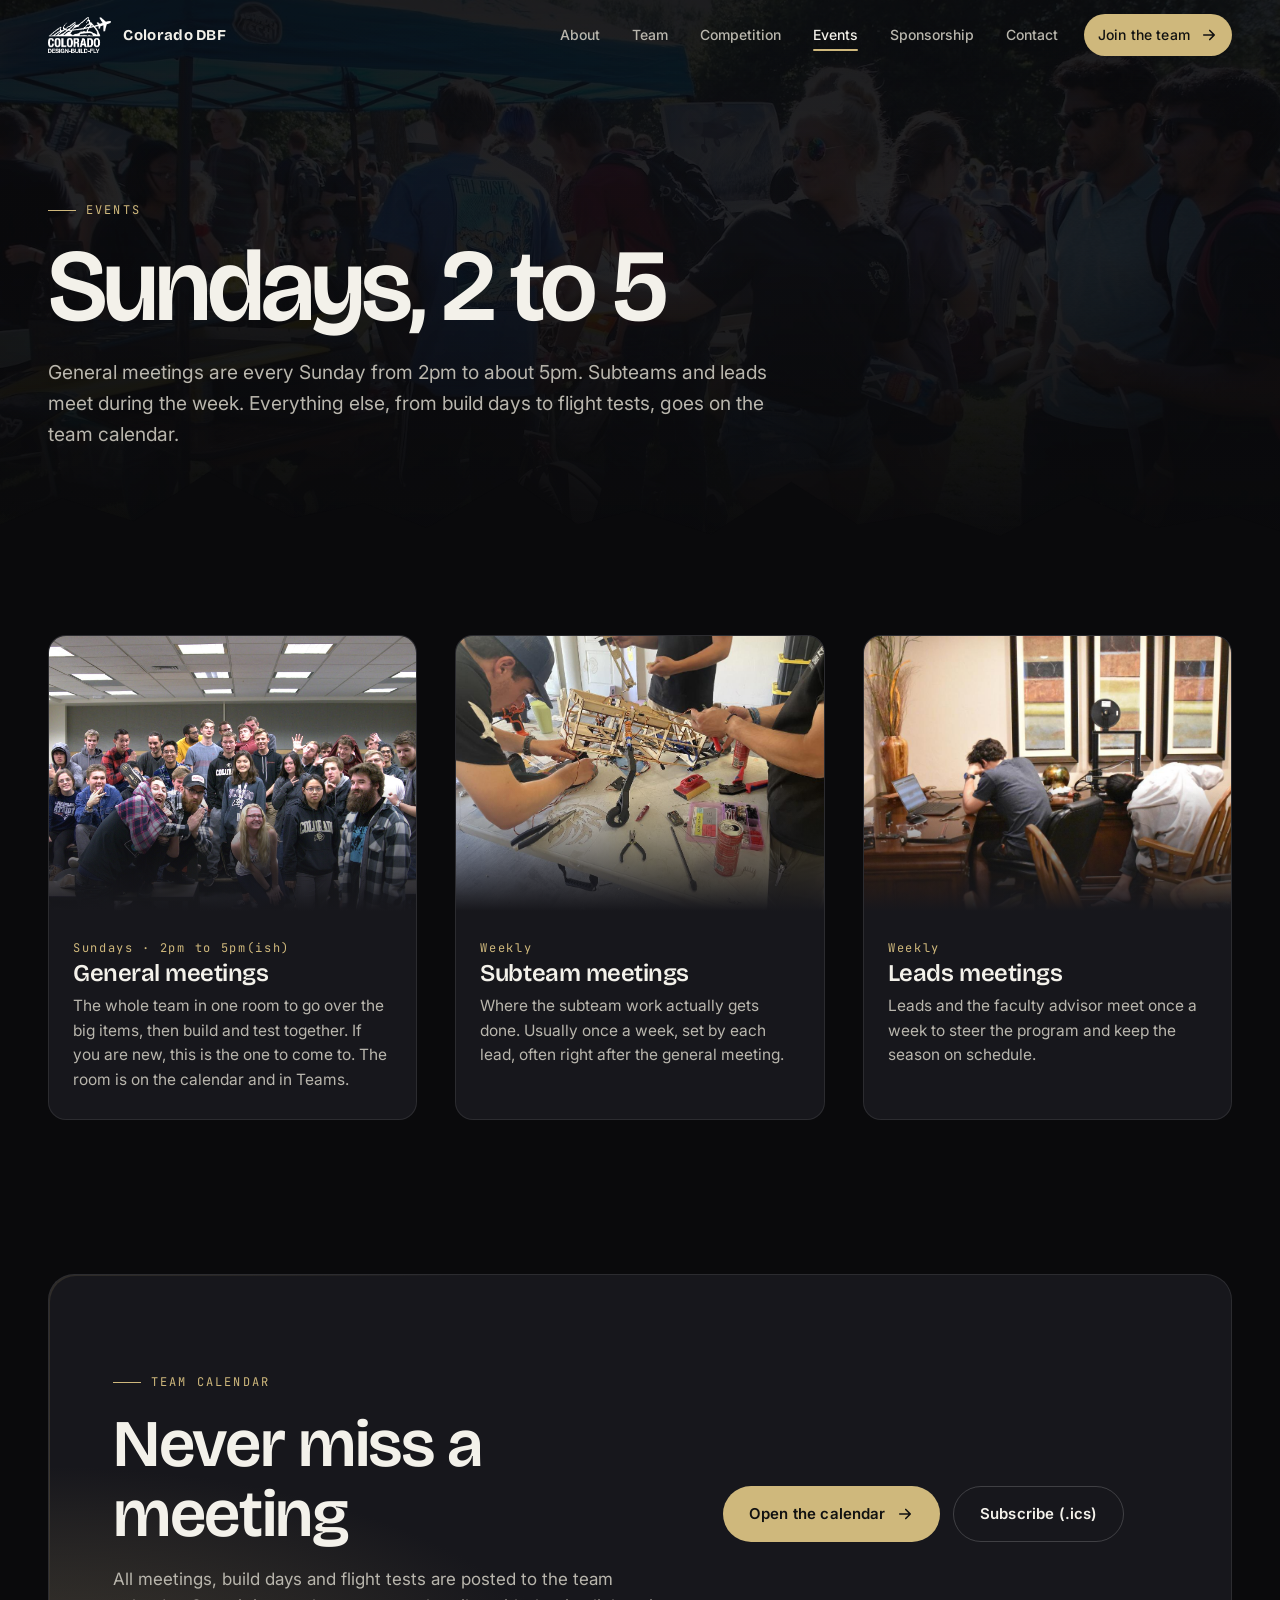
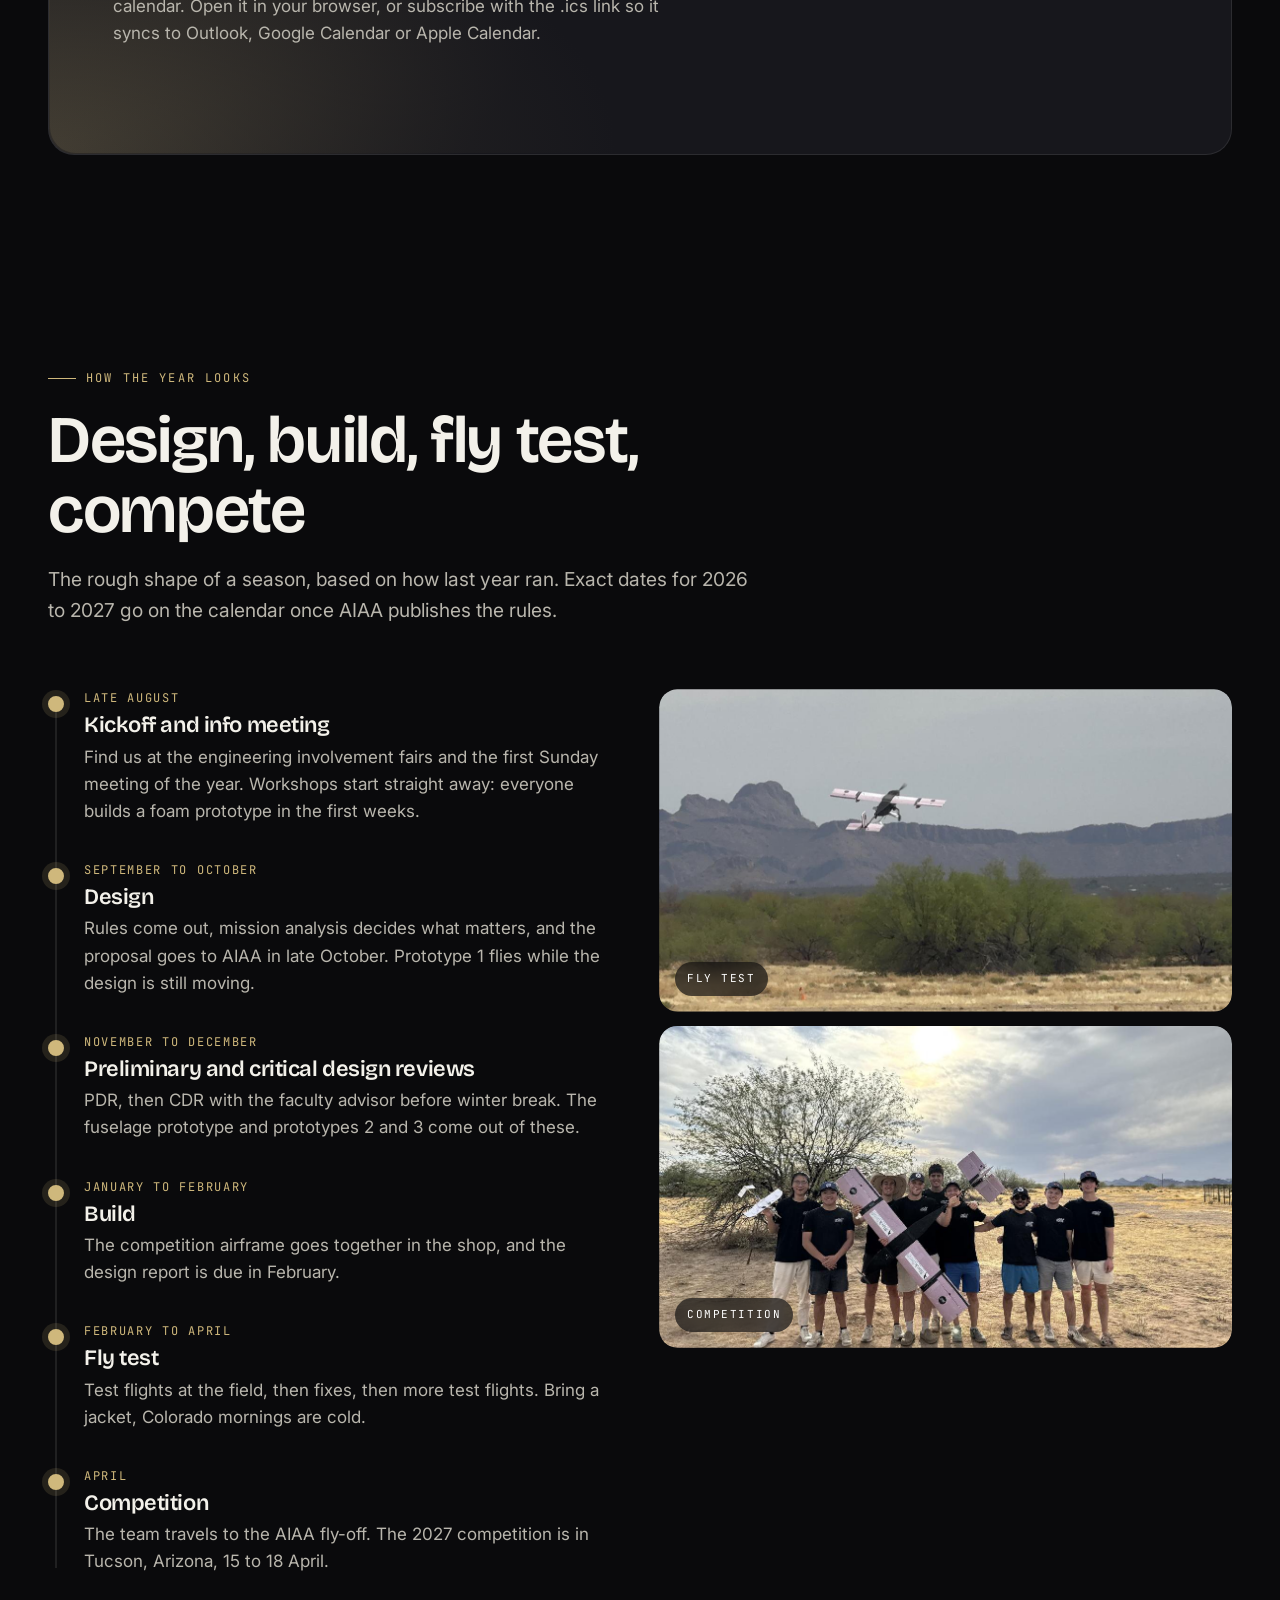
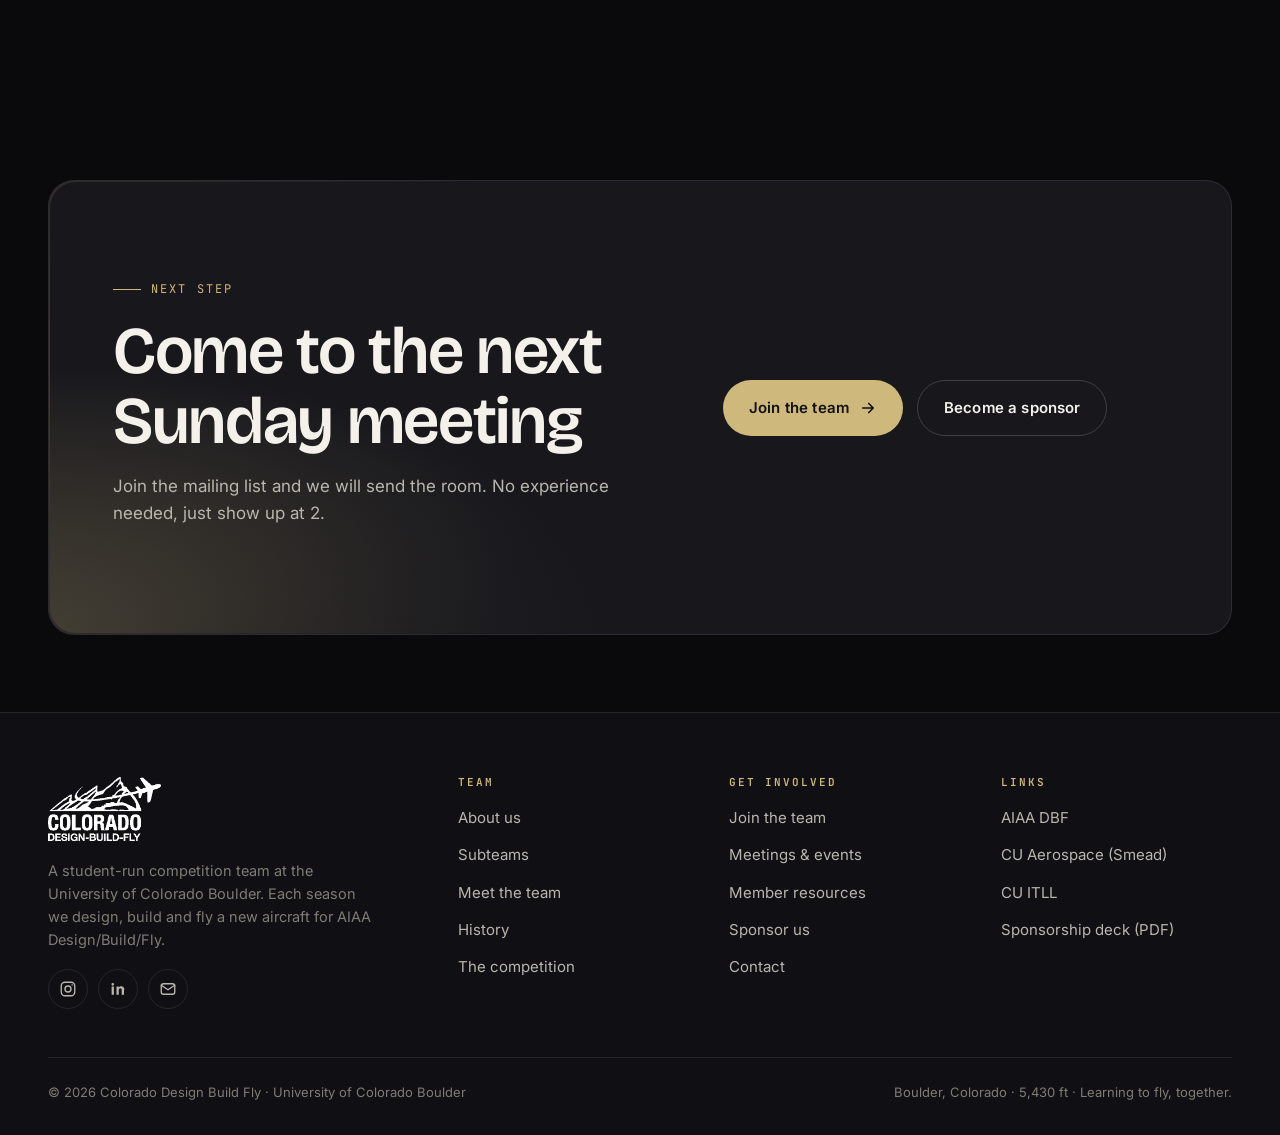
<file: events.html>
<!DOCTYPE html>
<html lang="en">
<head>
  <meta charset="utf-8">
  <meta name="viewport" content="width=device-width, initial-scale=1">
  <title>Events · Colorado Design Build Fly</title>
  <meta name="description" content="Colorado DBF meets Sundays 2 to 5pm at CU Boulder. Team calendar subscription, subteam meetings, the season timeline and the April 2027 competition trip.">
  <link rel="canonical" href="https://www.coloradodbf.org/events.html">
  <meta property="og:title" content="Events · Colorado Design Build Fly">
  <meta property="og:description" content="Colorado DBF meets Sundays 2 to 5pm at CU Boulder. Team calendar subscription, subteam meetings, the season timeline and the April 2027 competition trip.">
  <meta property="og:image" content="https://www.coloradodbf.org/assets/img/og-image.jpg">
  <meta property="og:type" content="website">
  <meta name="theme-color" content="#0a0a0c">
  <link rel="icon" type="image/png" sizes="32x32" href="assets/img/favicon-32.png">
  <link rel="icon" type="image/png" sizes="192x192" href="assets/img/favicon-192.png">
  <link rel="apple-touch-icon" href="assets/img/apple-touch-icon.png">
  <link rel="preconnect" href="https://fonts.googleapis.com">
  <link rel="preconnect" href="https://fonts.gstatic.com" crossorigin>
  <link href="https://fonts.googleapis.com/css2?family=Bricolage+Grotesque:opsz,wght@12..96,500;12..96,600;12..96,700&family=Inter:wght@400;500;600&family=JetBrains+Mono:wght@400;600&display=swap" rel="stylesheet">
  <link rel="stylesheet" href="assets/css/style.css?v=367faccb">
</head>
<body>
<a class="skip" href="#main">Skip to content</a>
<div class="progress" aria-hidden="true"></div>
<header class="nav">
  <div class="wrap">
    <a class="nav__brand" href="index.html" aria-label="Colorado DBF home">
      <img src="assets/brand/logo-white.png" alt="Colorado Design Build Fly" width="64" height="36">
      <span>Colorado DBF</span>
    </a>
    <nav class="nav__links" aria-label="Primary">
      <a href="about.html">About</a><a href="team.html">Team</a><a href="competition.html">Competition</a><a href="events.html">Events</a><a href="sponsorship.html">Sponsorship</a><a href="contact.html">Contact</a>
      <a class="btn btn--sm nav__cta" href="join.html">Join the team <svg class="arrow" width="18" height="18" viewBox="0 0 24 24" fill="none" stroke="currentColor" stroke-width="2.2" stroke-linecap="round" stroke-linejoin="round"><path d="M5 12h14M13 6l6 6-6 6"/></svg></a>
    </nav>
    <button class="nav__toggle" aria-expanded="false" aria-controls="drawer" aria-label="Menu"><span></span><span></span><span></span></button>
  </div>
</header>
<div class="drawer" id="drawer">
  <a href="index.html">Home</a><a href="about.html">About</a><a href="team.html">Team</a><a href="competition.html">Competition</a><a href="events.html">Events</a><a href="sponsorship.html">Sponsorship</a><a href="contact.html">Contact</a><a href="resources.html">Member resources</a><a href="join.html">Join the team</a>
  <div class="drawer__foot">University of Colorado Boulder · AIAA Design/Build/Fly</div>
</div>
<main id="main">
<section class="page-hero">
  <div class="page-hero__bg"><img src="assets/img/events/outreach.jpg" alt="Colorado DBF tabling under a tent at a campus event"></div>
  <div class="wrap">
    <span class="eyebrow">Events</span>
    <h1 class="h-xl">Sundays, 2 to 5</h1>
    <p class="lead">General meetings are every Sunday from 2pm to about 5pm. Subteams and leads meet during the week. Everything else, from build days to flight tests, goes on the team calendar.</p>
  </div>
  <svg class="flatirons" viewBox="0 0 1440 140" preserveAspectRatio="none" aria-hidden="true"><path d="M0 140 L0 98 L70 66 L150 94 L235 34 L330 90 L410 72 L480 102 L575 42 L650 98 L715 80 L800 110 L890 46 L965 98 L1050 84 L1125 112 L1215 62 L1300 102 L1385 86 L1440 106 L1440 140 Z"/></svg>
</section>

<section class="section section--tight">
  <div class="wrap">
    <div class="grid grid-3 stagger">
      <div class="card card--photo">
        <div class="media"><img src="assets/img/team/full-team.jpg" alt="General meeting in the lab" loading="lazy"></div>
        <div class="card__body"><span class="card__num">Sundays · 2pm to 5pm(ish)</span><h3 class="h-sm">General meetings</h3><p>The whole team in one room to go over the big items, then build and test together. If you are new, this is the one to come to. The room is on the calendar and in Teams.</p></div>
      </div>
      <div class="card card--photo">
        <div class="media"><img src="assets/img/events/build-night.jpg" alt="Subteam working on the airframe" loading="lazy"></div>
        <div class="card__body"><span class="card__num">Weekly</span><h3 class="h-sm">Subteam meetings</h3><p>Where the subteam work actually gets done. Usually once a week, set by each lead, often right after the general meeting.</p></div>
      </div>
      <div class="card card--photo">
        <div class="media"><img src="assets/img/events/design-meeting.jpg" alt="Leads meeting around a table" loading="lazy"></div>
        <div class="card__body"><span class="card__num">Weekly</span><h3 class="h-sm">Leads meetings</h3><p>Leads and the faculty advisor meet once a week to steer the program and keep the season on schedule.</p></div>
      </div>
    </div>
  </div>
</section>

<section class="section section--tight">
  <div class="wrap">
    <div class="cta" data-reveal>
      <div class="cta__grid">
        <div>
          <span class="eyebrow">Team calendar</span>
          <h2 class="h-lg">Never miss a meeting</h2>
          <p style="margin-top:16px">All meetings, build days and flight tests are posted to the team calendar. Open it in your browser, or subscribe with the .ics link so it syncs to Outlook, Google Calendar or Apple Calendar.</p>
        </div>
        <div class="btn-row">
          <a class="btn" href="https://outlook.office365.com/owa/calendar/73768699404248d8921951f4b23d66c4@Colorado.EDU/798ab06aa3d544fb9419023aaafe110716010833709202375819/calendar.html" target="_blank" rel="noopener">Open the calendar <svg class="arrow" width="18" height="18" viewBox="0 0 24 24" fill="none" stroke="currentColor" stroke-width="2.2" stroke-linecap="round" stroke-linejoin="round"><path d="M5 12h14M13 6l6 6-6 6"/></svg></a>
          <a class="btn btn--ghost" href="https://outlook.office365.com/owa/calendar/73768699404248d8921951f4b23d66c4@Colorado.EDU/798ab06aa3d544fb9419023aaafe110716010833709202375819/calendar.ics">Subscribe (.ics)</a>
        </div>
      </div>
    </div>
  </div>
</section>

<section class="section">
  <div class="wrap">
    <div class="section-head">
      <span class="eyebrow">How the year looks</span>
      <h2 class="h-lg">Design, build, fly test, compete</h2>
      <p class="lead">The rough shape of a season, based on how last year ran. Exact dates for 2026 to 2027 go on the calendar once AIAA publishes the rules.</p>
    </div>
    <div class="grid grid-2" style="align-items:start">
      <div class="timeline">
        <div class="timeline__item"><span class="timeline__when">Late August</span><h3>Kickoff and info meeting</h3><p>Find us at the engineering involvement fairs and the first Sunday meeting of the year. Workshops start straight away: everyone builds a foam prototype in the first weeks.</p></div>
        <div class="timeline__item"><span class="timeline__when">September to October</span><h3>Design</h3><p>Rules come out, mission analysis decides what matters, and the proposal goes to AIAA in late October. Prototype 1 flies while the design is still moving.</p></div>
        <div class="timeline__item"><span class="timeline__when">November to December</span><h3>Preliminary and critical design reviews</h3><p>PDR, then CDR with the faculty advisor before winter break. The fuselage prototype and prototypes 2 and 3 come out of these.</p></div>
        <div class="timeline__item"><span class="timeline__when">January to February</span><h3>Build</h3><p>The competition airframe goes together in the shop, and the design report is due in February.</p></div>
        <div class="timeline__item"><span class="timeline__when">February to April</span><h3>Fly test</h3><p>Test flights at the field, then fixes, then more test flights. Bring a jacket, Colorado mornings are cold.</p></div>
        <div class="timeline__item"><span class="timeline__when">April</span><h3>Competition</h3><p>The team travels to the AIAA fly-off. The 2027 competition is in Tucson, Arizona, 15 to 18 April.</p></div>
      </div>
      <div data-reveal="right" style="position:sticky;top:110px;display:grid;gap:14px">
        <div class="media media--wide media--reveal"><img src="assets/img/events/fly-test-landing.jpg" alt="The aircraft on final approach during a test flight" loading="lazy"><span class="media__tag">Fly test</span></div>
        <div class="media media--wide media--reveal"><img src="assets/img/team/competition-2025.jpg" alt="The team with the aircraft at the Tucson fly-off" loading="lazy"><span class="media__tag">Competition</span></div>
      </div>
    </div>
  </div>
</section>
<section class="section section--tight">
  <div class="wrap">
    <div class="cta" data-reveal>
      <div class="cta__grid">
        <div>
          <span class="eyebrow">Next step</span>
          <h2 class="h-lg">Come to the next Sunday meeting</h2>
          <p style="margin-top:16px">Join the mailing list and we will send the room. No experience needed, just show up at 2.</p>
        </div>
        <div class="btn-row">
          <a class="btn" href="join.html">Join the team <svg class="arrow" width="18" height="18" viewBox="0 0 24 24" fill="none" stroke="currentColor" stroke-width="2.2" stroke-linecap="round" stroke-linejoin="round"><path d="M5 12h14M13 6l6 6-6 6"/></svg></a>
          <a class="btn btn--ghost" href="sponsorship.html">Become a sponsor</a>
        </div>
      </div>
    </div>
  </div>
</section>
</main>
<footer class="footer">
  <div class="wrap">
    <div class="footer__grid">
      <div class="footer__brand">
        <img src="assets/brand/logo-white.png" alt="Colorado Design Build Fly">
        <p>A student-run competition team at the University of Colorado Boulder. Each season we design, build and fly a new aircraft for AIAA Design/Build/Fly.</p>
        <div class="social">
          <a href="https://www.instagram.com/coloradodbf/" target="_blank" rel="noopener" aria-label="Instagram"><svg viewBox="0 0 24 24" fill="none" stroke="currentColor" stroke-width="1.8" stroke-linecap="round" stroke-linejoin="round"><rect x="3" y="3" width="18" height="18" rx="5"/><circle cx="12" cy="12" r="4"/><circle cx="17.5" cy="6.5" r="1" fill="currentColor" stroke="none"/></svg></a>
          <a href="https://www.linkedin.com/company/colorado-dbf/" target="_blank" rel="noopener" aria-label="LinkedIn"><svg viewBox="0 0 24 24" fill="currentColor"><path d="M6.5 8.5h-3v11h3v-11zM5 4a1.75 1.75 0 1 0 0 3.5A1.75 1.75 0 0 0 5 4zm15.5 9.2c0-3.1-1.7-4.9-4.3-4.9-1.6 0-2.7.8-3.2 1.7V8.5h-3v11h3v-5.8c0-1.6.7-2.6 2.1-2.6 1.3 0 1.9.9 1.9 2.6v5.8h3v-6.3z"/></svg></a>
          <a href="mailto:dbf@colorado.edu" aria-label="Email"><svg viewBox="0 0 24 24" fill="none" stroke="currentColor" stroke-width="1.8" stroke-linecap="round" stroke-linejoin="round"><rect x="3" y="5" width="18" height="14" rx="3"/><path d="m3 7 9 6 9-6"/></svg></a>
        </div>
      </div>
      <div>
        <h4>Team</h4>
        <ul>
          <li><a href="about.html">About us</a></li>
          <li><a href="about.html#subteams">Subteams</a></li>
          <li><a href="team.html">Meet the team</a></li>
          <li><a href="about.html#history">History</a></li>
          <li><a href="competition.html">The competition</a></li>
        </ul>
      </div>
      <div>
        <h4>Get involved</h4>
        <ul>
          <li><a href="join.html">Join the team</a></li>
          <li><a href="events.html">Meetings &amp; events</a></li>
          <li><a href="resources.html">Member resources</a></li>
          <li><a href="sponsorship.html">Sponsor us</a></li>
          <li><a href="contact.html">Contact</a></li>
        </ul>
      </div>
      <div>
        <h4>Links</h4>
        <ul>
          <li><a href="https://www.aiaa.org/dbf" target="_blank" rel="noopener">AIAA DBF</a></li>
          <li><a href="https://www.colorado.edu/aerospace/" target="_blank" rel="noopener">CU Aerospace (Smead)</a></li>
          <li><a href="https://www.colorado.edu/itll/" target="_blank" rel="noopener">CU ITLL</a></li>
          <li><a href="assets/docs/Colorado-DBF-Partnership-Proposal-2026-27.pdf" target="_blank" rel="noopener">Sponsorship deck (PDF)</a></li>
        </ul>
      </div>
    </div>
    <div class="footer__bottom">
      <span>&copy; <span data-year>2026</span> Colorado Design Build Fly · University of Colorado Boulder</span>
      <span>Boulder, Colorado · 5,430 ft · Learning to fly, together.</span>
    </div>
  </div>
</footer>
<script src="assets/js/main.js?v=4a335173" defer></script>
</body>
</html>
</file>
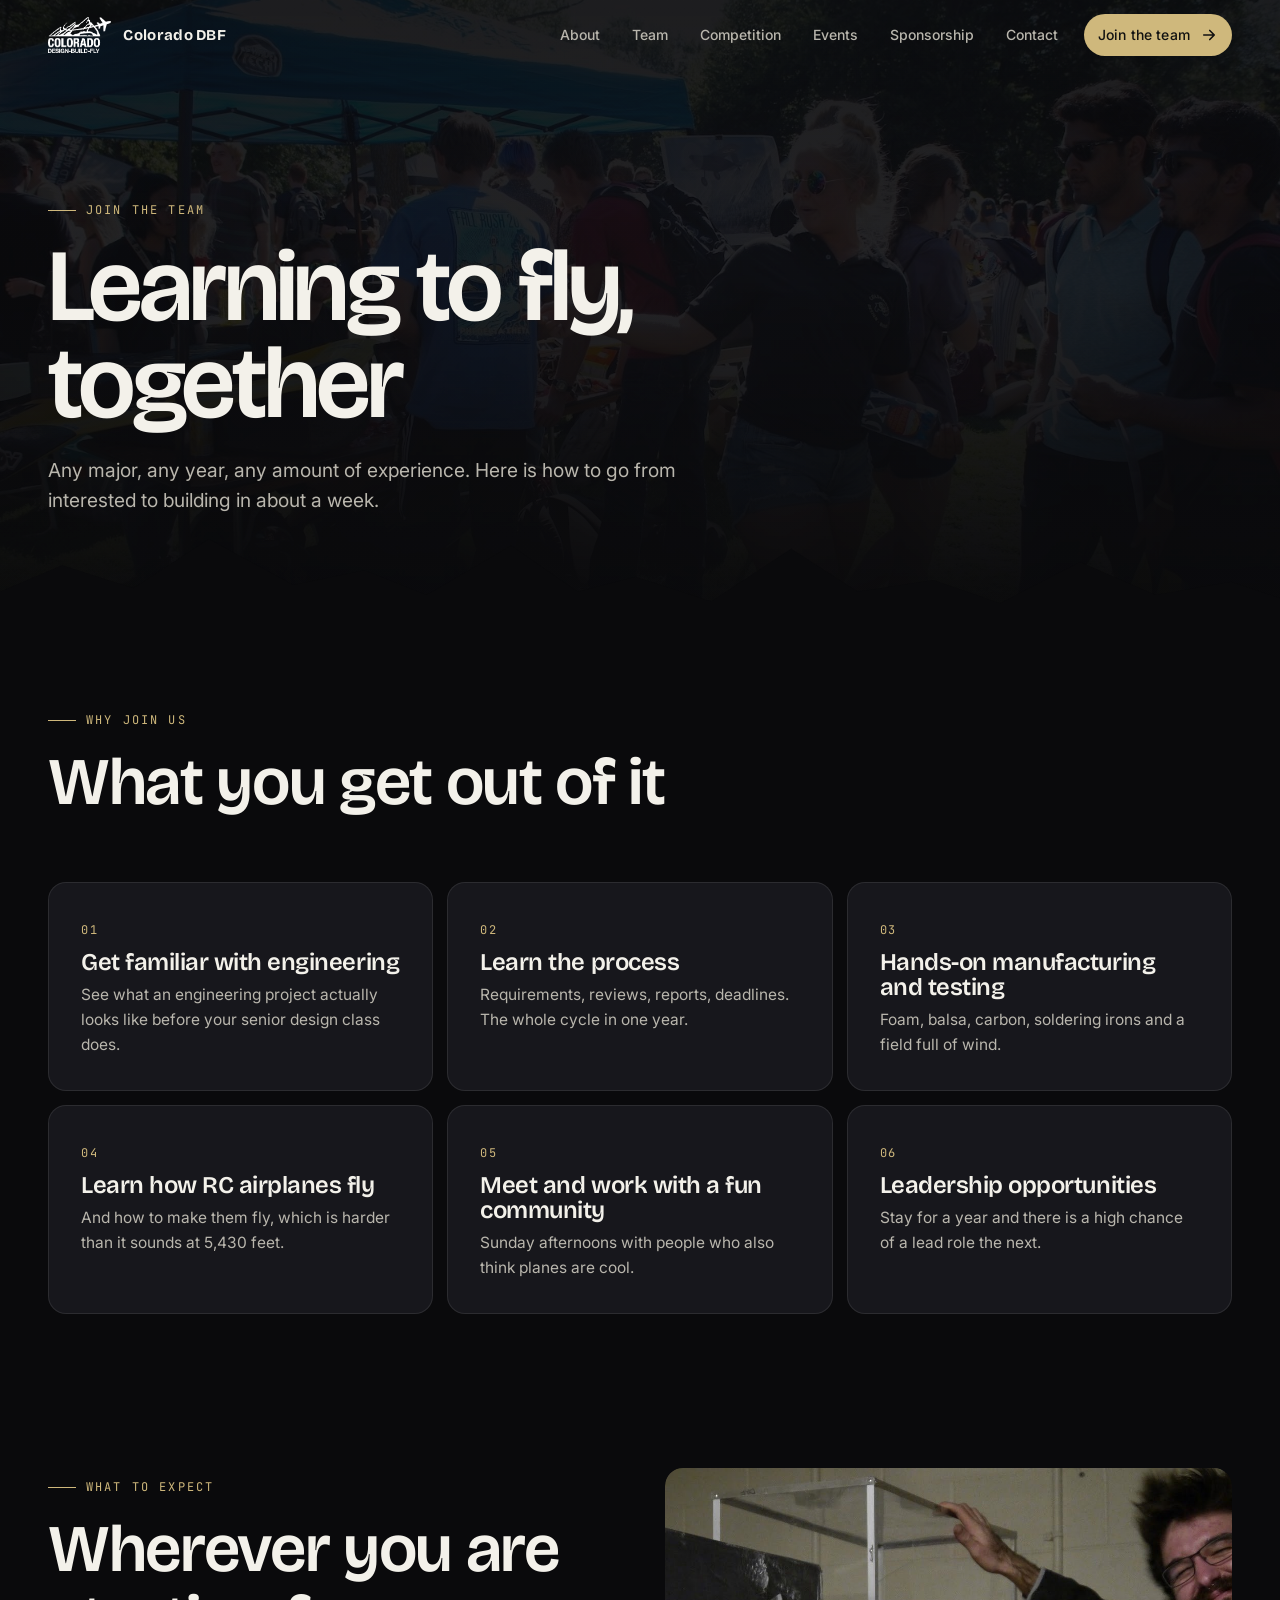
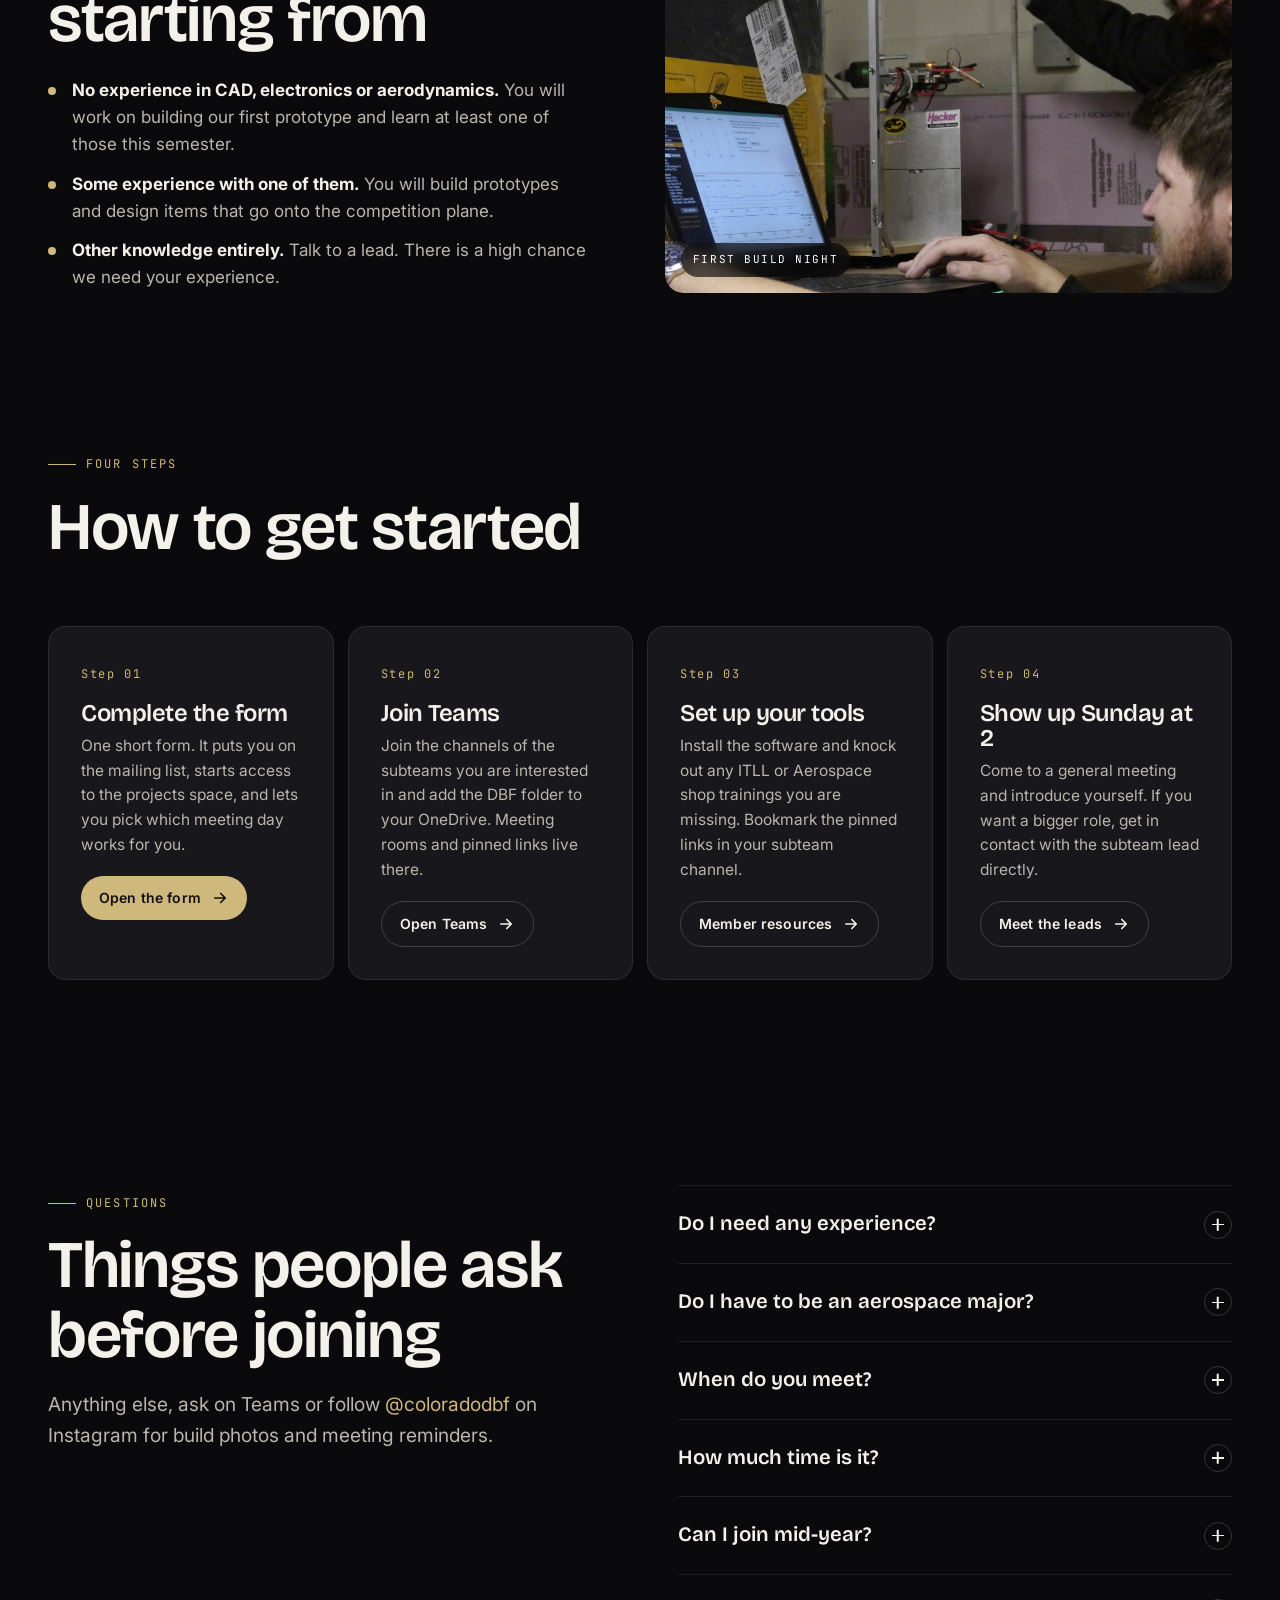
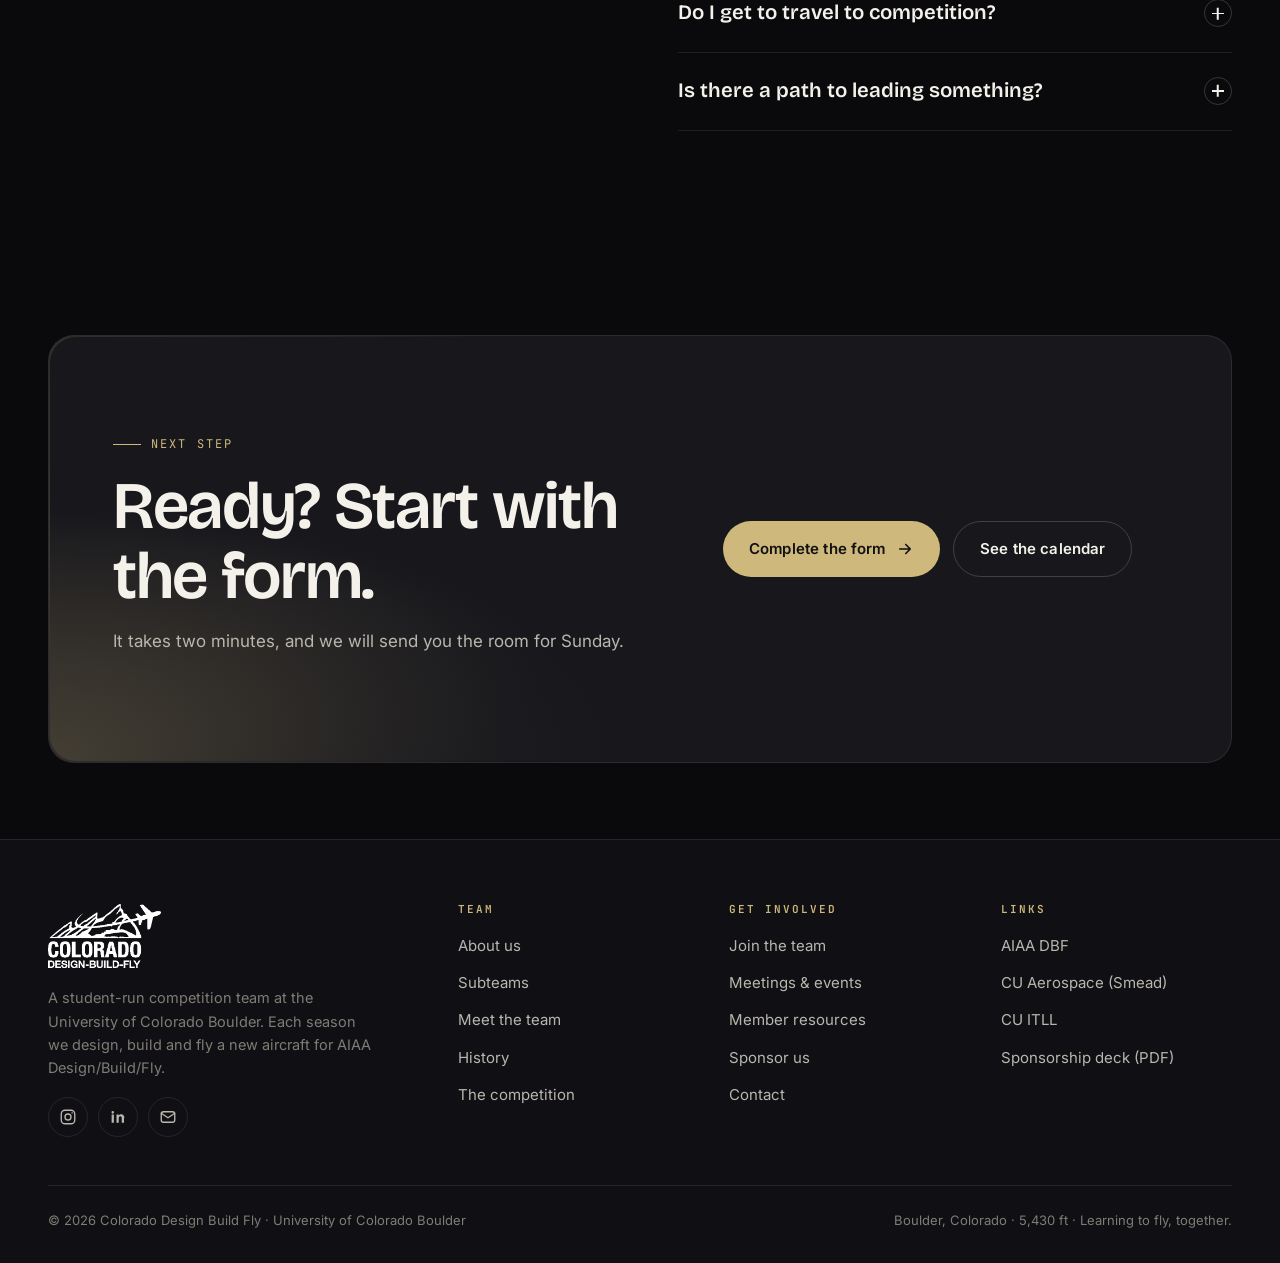
<file: join.html>
<!DOCTYPE html>
<html lang="en">
<head>
  <meta charset="utf-8">
  <meta name="viewport" content="width=device-width, initial-scale=1">
  <title>Join · Colorado Design Build Fly</title>
  <meta name="description" content="Join Colorado DBF at CU Boulder. No experience needed, open to all majors. Why join, what to expect, four steps to get started, and answers to common questions.">
  <link rel="canonical" href="https://www.coloradodbf.org/join.html">
  <meta property="og:title" content="Join · Colorado Design Build Fly">
  <meta property="og:description" content="Join Colorado DBF at CU Boulder. No experience needed, open to all majors. Why join, what to expect, four steps to get started, and answers to common questions.">
  <meta property="og:image" content="https://www.coloradodbf.org/assets/img/og-image.jpg">
  <meta property="og:type" content="website">
  <meta name="theme-color" content="#0a0a0c">
  <link rel="icon" type="image/png" sizes="32x32" href="assets/img/favicon-32.png">
  <link rel="icon" type="image/png" sizes="192x192" href="assets/img/favicon-192.png">
  <link rel="apple-touch-icon" href="assets/img/apple-touch-icon.png">
  <link rel="preconnect" href="https://fonts.googleapis.com">
  <link rel="preconnect" href="https://fonts.gstatic.com" crossorigin>
  <link href="https://fonts.googleapis.com/css2?family=Bricolage+Grotesque:opsz,wght@12..96,500;12..96,600;12..96,700&family=Inter:wght@400;500;600&family=JetBrains+Mono:wght@400;600&display=swap" rel="stylesheet">
  <link rel="stylesheet" href="assets/css/style.css?v=367faccb">
</head>
<body>
<a class="skip" href="#main">Skip to content</a>
<div class="progress" aria-hidden="true"></div>
<header class="nav">
  <div class="wrap">
    <a class="nav__brand" href="index.html" aria-label="Colorado DBF home">
      <img src="assets/brand/logo-white.png" alt="Colorado Design Build Fly" width="64" height="36">
      <span>Colorado DBF</span>
    </a>
    <nav class="nav__links" aria-label="Primary">
      <a href="about.html">About</a><a href="team.html">Team</a><a href="competition.html">Competition</a><a href="events.html">Events</a><a href="sponsorship.html">Sponsorship</a><a href="contact.html">Contact</a>
      <a class="btn btn--sm nav__cta" href="join.html">Join the team <svg class="arrow" width="18" height="18" viewBox="0 0 24 24" fill="none" stroke="currentColor" stroke-width="2.2" stroke-linecap="round" stroke-linejoin="round"><path d="M5 12h14M13 6l6 6-6 6"/></svg></a>
    </nav>
    <button class="nav__toggle" aria-expanded="false" aria-controls="drawer" aria-label="Menu"><span></span><span></span><span></span></button>
  </div>
</header>
<div class="drawer" id="drawer">
  <a href="index.html">Home</a><a href="about.html">About</a><a href="team.html">Team</a><a href="competition.html">Competition</a><a href="events.html">Events</a><a href="sponsorship.html">Sponsorship</a><a href="contact.html">Contact</a><a href="resources.html">Member resources</a><a href="join.html">Join the team</a>
  <div class="drawer__foot">University of Colorado Boulder · AIAA Design/Build/Fly</div>
</div>
<main id="main">
<section class="page-hero">
  <div class="page-hero__bg"><img src="assets/img/events/outreach.jpg" alt="Students at the Colorado DBF outreach table"></div>
  <div class="wrap">
    <span class="eyebrow">Join the team</span>
    <h1 class="h-xl">Learning to fly, together</h1>
    <p class="lead">Any major, any year, any amount of experience. Here is how to go from interested to building in about a week.</p>
  </div>
  <svg class="flatirons" viewBox="0 0 1440 140" preserveAspectRatio="none" aria-hidden="true"><path d="M0 140 L0 98 L70 66 L150 94 L235 34 L330 90 L410 72 L480 102 L575 42 L650 98 L715 80 L800 110 L890 46 L965 98 L1050 84 L1125 112 L1215 62 L1300 102 L1385 86 L1440 106 L1440 140 Z"/></svg>
</section>

<section class="section section--tight">
  <div class="wrap">
    <div class="section-head">
      <span class="eyebrow">Why join us</span>
      <h2 class="h-lg">What you get out of it</h2>
    </div>
    <div class="grid grid-3 stagger" style="gap:14px"><div class="card"><span class="card__num">01</span><h3 class="h-sm" style="margin-top:8px">Get familiar with engineering</h3><p>See what an engineering project actually looks like before your senior design class does.</p></div><div class="card"><span class="card__num">02</span><h3 class="h-sm" style="margin-top:8px">Learn the process</h3><p>Requirements, reviews, reports, deadlines. The whole cycle in one year.</p></div><div class="card"><span class="card__num">03</span><h3 class="h-sm" style="margin-top:8px">Hands-on manufacturing and testing</h3><p>Foam, balsa, carbon, soldering irons and a field full of wind.</p></div><div class="card"><span class="card__num">04</span><h3 class="h-sm" style="margin-top:8px">Learn how RC airplanes fly</h3><p>And how to make them fly, which is harder than it sounds at 5,430 feet.</p></div><div class="card"><span class="card__num">05</span><h3 class="h-sm" style="margin-top:8px">Meet and work with a fun community</h3><p>Sunday afternoons with people who also think planes are cool.</p></div><div class="card"><span class="card__num">06</span><h3 class="h-sm" style="margin-top:8px">Leadership opportunities</h3><p>Stay for a year and there is a high chance of a lead role the next.</p></div></div>
  </div>
</section>

<section class="section section--tight">
  <div class="wrap">
    <div class="split split--rev">
      <div class="split__media" data-reveal="left">
        <div class="media media--reveal"><img src="assets/img/resources/electronics-bench.jpg" alt="Members testing electronics on the bench" loading="lazy"><span class="media__tag">First build night</span></div>
      </div>
      <div data-reveal>
        <span class="eyebrow">What to expect</span>
        <h2 class="h-lg">Wherever you are starting from</h2>
        <ul class="list" style="margin-top:22px">
          <li><b>No experience in CAD, electronics or aerodynamics.</b> You will work on building our first prototype and learn at least one of those this semester.</li>
          <li><b>Some experience with one of them.</b> You will build prototypes and design items that go onto the competition plane.</li>
          <li><b>Other knowledge entirely.</b> Talk to a lead. There is a high chance we need your experience.</li>
        </ul>
      </div>
    </div>
  </div>
</section>

<section class="section section--tight">
  <div class="wrap">
    <div class="section-head">
      <span class="eyebrow">Four steps</span>
      <h2 class="h-lg">How to get started</h2>
    </div>
    <div class="grid grid-4 stagger" style="gap:14px">
      <div class="card">
        <span class="card__num">Step 01</span>
        <h3 class="h-sm">Complete the form</h3>
        <p>One short form. It puts you on the mailing list, starts access to the projects space, and lets you pick which meeting day works for you.</p>
        <a class="btn btn--sm" style="margin-top:18px" href="https://forms.cloud.microsoft/Pages/ResponsePage.aspx?id=G4vtPQ0HKUaC5MCwGfRgV1fBdZmh3qBKjqLuhlzTmhZUMVcxTDJSSlY0RlZLWDgyVkZNVzQ4UUtNVC4u" target="_blank" rel="noopener">Open the form <svg class="arrow" width="18" height="18" viewBox="0 0 24 24" fill="none" stroke="currentColor" stroke-width="2.2" stroke-linecap="round" stroke-linejoin="round"><path d="M5 12h14M13 6l6 6-6 6"/></svg></a>
      </div>
      <div class="card">
        <span class="card__num">Step 02</span>
        <h3 class="h-sm">Join Teams</h3>
        <p>Join the channels of the subteams you are interested in and add the DBF folder to your OneDrive. Meeting rooms and pinned links live there.</p>
        <a class="btn btn--sm btn--ghost" style="margin-top:18px" href="https://teams.microsoft.com/l/team/19%3AR2QPDdutwFZKhMi2fxf6okMhEtk845XckjmyDQ-JX1g1%40thread.tacv2/conversations?groupId=88fdabbc-b2fb-4c2b-9e45-6ae21f472a68&tenantId=3ded8b1b-070d-4629-82e4-c0b019f46057" target="_blank" rel="noopener">Open Teams <svg class="arrow" width="18" height="18" viewBox="0 0 24 24" fill="none" stroke="currentColor" stroke-width="2.2" stroke-linecap="round" stroke-linejoin="round"><path d="M5 12h14M13 6l6 6-6 6"/></svg></a>
      </div>
      <div class="card">
        <span class="card__num">Step 03</span>
        <h3 class="h-sm">Set up your tools</h3>
        <p>Install the software and knock out any ITLL or Aerospace shop trainings you are missing. Bookmark the pinned links in your subteam channel.</p>
        <a class="btn btn--sm btn--ghost" style="margin-top:18px" href="resources.html">Member resources <svg class="arrow" width="18" height="18" viewBox="0 0 24 24" fill="none" stroke="currentColor" stroke-width="2.2" stroke-linecap="round" stroke-linejoin="round"><path d="M5 12h14M13 6l6 6-6 6"/></svg></a>
      </div>
      <div class="card">
        <span class="card__num">Step 04</span>
        <h3 class="h-sm">Show up Sunday at 2</h3>
        <p>Come to a general meeting and introduce yourself. If you want a bigger role, get in contact with the subteam lead directly.</p>
        <a class="btn btn--sm btn--ghost" style="margin-top:18px" href="team.html">Meet the leads <svg class="arrow" width="18" height="18" viewBox="0 0 24 24" fill="none" stroke="currentColor" stroke-width="2.2" stroke-linecap="round" stroke-linejoin="round"><path d="M5 12h14M13 6l6 6-6 6"/></svg></a>
      </div>
    </div>
  </div>
</section>

<section class="section">
  <div class="wrap">
    <div class="grid grid-2" style="align-items:start;gap:clamp(32px,6vw,80px)">
      <div>
        <span class="eyebrow">Questions</span>
        <h2 class="h-lg">Things people ask before joining</h2>
        <p class="lead" style="margin-top:18px">Anything else, ask on Teams or follow <a class="gold" href="https://www.instagram.com/coloradodbf/" target="_blank" rel="noopener">@coloradodbf</a> on Instagram for build photos and meeting reminders.</p>
      </div>
      <div class="acc" data-single><div class="acc__item"><button class="acc__btn" aria-expanded="false">Do I need any experience?<span class="plus"></span></button><div class="acc__panel"><div><p>No. Most people who join have never touched CAD, electronics or aerodynamics. You will learn at least one of those this semester, starting with the foam prototype workshops in the first few weeks.</p></div></div></div><div class="acc__item"><button class="acc__btn" aria-expanded="false">Do I have to be an aerospace major?<span class="plus"></span></button><div class="acc__panel"><div><p>No. The leads alone cover aerospace, mechanical engineering and computer science minors. If you have other knowledge, talk to a lead, there is a high chance we need it.</p></div></div></div><div class="acc__item"><button class="acc__btn" aria-expanded="false">When do you meet?<span class="plus"></span></button><div class="acc__panel"><div><p>General meetings are Sundays from 2pm to about 5pm. Subteams meet once a week on top of that, at a time each lead sets. Details are in Teams and on the <a class="gold" href="events.html">calendar</a>.</p></div></div></div><div class="acc__item"><button class="acc__btn" aria-expanded="false">How much time is it?<span class="plus"></span></button><div class="acc__panel"><div><p>The Sunday meeting plus a subteam meeting is the baseline, roughly three to five hours a week. Build season and the weeks before the design report and competition are busier, and you choose how deep you go.</p></div></div></div><div class="acc__item"><button class="acc__btn" aria-expanded="false">Can I join mid-year?<span class="plus"></span></button><div class="acc__panel"><div><p>Yes. New members are welcome at any point. Later in the year you will spend more time on manufacturing and testing than on design, which plenty of people prefer anyway.</p></div></div></div><div class="acc__item"><button class="acc__btn" aria-expanded="false">Do I get to travel to competition?<span class="plus"></span></button><div class="acc__panel"><div><p>The team travels to the AIAA fly-off in April when we are invited. The 2027 competition is in Tucson, Arizona. Travel spots are set by the leads based on involvement and budget.</p></div></div></div><div class="acc__item"><button class="acc__btn" aria-expanded="false">Is there a path to leading something?<span class="plus"></span></button><div class="acc__panel"><div><p>Yes, and it is short. Most of the current leads joined as members the year before. Stay for a year and there is a high chance of a lead role.</p></div></div></div></div>
    </div>
  </div>
</section>
<section class="section section--tight">
  <div class="wrap">
    <div class="cta" data-reveal>
      <div class="cta__grid">
        <div>
          <span class="eyebrow">Next step</span>
          <h2 class="h-lg">Ready? Start with the form.</h2>
          <p style="margin-top:16px">It takes two minutes, and we will send you the room for Sunday.</p>
        </div>
        <div class="btn-row">
          <a class="btn" href="https://forms.cloud.microsoft/Pages/ResponsePage.aspx?id=G4vtPQ0HKUaC5MCwGfRgV1fBdZmh3qBKjqLuhlzTmhZUMVcxTDJSSlY0RlZLWDgyVkZNVzQ4UUtNVC4u">Complete the form <svg class="arrow" width="18" height="18" viewBox="0 0 24 24" fill="none" stroke="currentColor" stroke-width="2.2" stroke-linecap="round" stroke-linejoin="round"><path d="M5 12h14M13 6l6 6-6 6"/></svg></a>
          <a class="btn btn--ghost" href="events.html">See the calendar</a>
        </div>
      </div>
    </div>
  </div>
</section>
</main>
<footer class="footer">
  <div class="wrap">
    <div class="footer__grid">
      <div class="footer__brand">
        <img src="assets/brand/logo-white.png" alt="Colorado Design Build Fly">
        <p>A student-run competition team at the University of Colorado Boulder. Each season we design, build and fly a new aircraft for AIAA Design/Build/Fly.</p>
        <div class="social">
          <a href="https://www.instagram.com/coloradodbf/" target="_blank" rel="noopener" aria-label="Instagram"><svg viewBox="0 0 24 24" fill="none" stroke="currentColor" stroke-width="1.8" stroke-linecap="round" stroke-linejoin="round"><rect x="3" y="3" width="18" height="18" rx="5"/><circle cx="12" cy="12" r="4"/><circle cx="17.5" cy="6.5" r="1" fill="currentColor" stroke="none"/></svg></a>
          <a href="https://www.linkedin.com/company/colorado-dbf/" target="_blank" rel="noopener" aria-label="LinkedIn"><svg viewBox="0 0 24 24" fill="currentColor"><path d="M6.5 8.5h-3v11h3v-11zM5 4a1.75 1.75 0 1 0 0 3.5A1.75 1.75 0 0 0 5 4zm15.5 9.2c0-3.1-1.7-4.9-4.3-4.9-1.6 0-2.7.8-3.2 1.7V8.5h-3v11h3v-5.8c0-1.6.7-2.6 2.1-2.6 1.3 0 1.9.9 1.9 2.6v5.8h3v-6.3z"/></svg></a>
          <a href="mailto:dbf@colorado.edu" aria-label="Email"><svg viewBox="0 0 24 24" fill="none" stroke="currentColor" stroke-width="1.8" stroke-linecap="round" stroke-linejoin="round"><rect x="3" y="5" width="18" height="14" rx="3"/><path d="m3 7 9 6 9-6"/></svg></a>
        </div>
      </div>
      <div>
        <h4>Team</h4>
        <ul>
          <li><a href="about.html">About us</a></li>
          <li><a href="about.html#subteams">Subteams</a></li>
          <li><a href="team.html">Meet the team</a></li>
          <li><a href="about.html#history">History</a></li>
          <li><a href="competition.html">The competition</a></li>
        </ul>
      </div>
      <div>
        <h4>Get involved</h4>
        <ul>
          <li><a href="join.html">Join the team</a></li>
          <li><a href="events.html">Meetings &amp; events</a></li>
          <li><a href="resources.html">Member resources</a></li>
          <li><a href="sponsorship.html">Sponsor us</a></li>
          <li><a href="contact.html">Contact</a></li>
        </ul>
      </div>
      <div>
        <h4>Links</h4>
        <ul>
          <li><a href="https://www.aiaa.org/dbf" target="_blank" rel="noopener">AIAA DBF</a></li>
          <li><a href="https://www.colorado.edu/aerospace/" target="_blank" rel="noopener">CU Aerospace (Smead)</a></li>
          <li><a href="https://www.colorado.edu/itll/" target="_blank" rel="noopener">CU ITLL</a></li>
          <li><a href="assets/docs/Colorado-DBF-Partnership-Proposal-2026-27.pdf" target="_blank" rel="noopener">Sponsorship deck (PDF)</a></li>
        </ul>
      </div>
    </div>
    <div class="footer__bottom">
      <span>&copy; <span data-year>2026</span> Colorado Design Build Fly · University of Colorado Boulder</span>
      <span>Boulder, Colorado · 5,430 ft · Learning to fly, together.</span>
    </div>
  </div>
</footer>
<script src="assets/js/main.js?v=4a335173" defer></script>
</body>
</html>
</file>
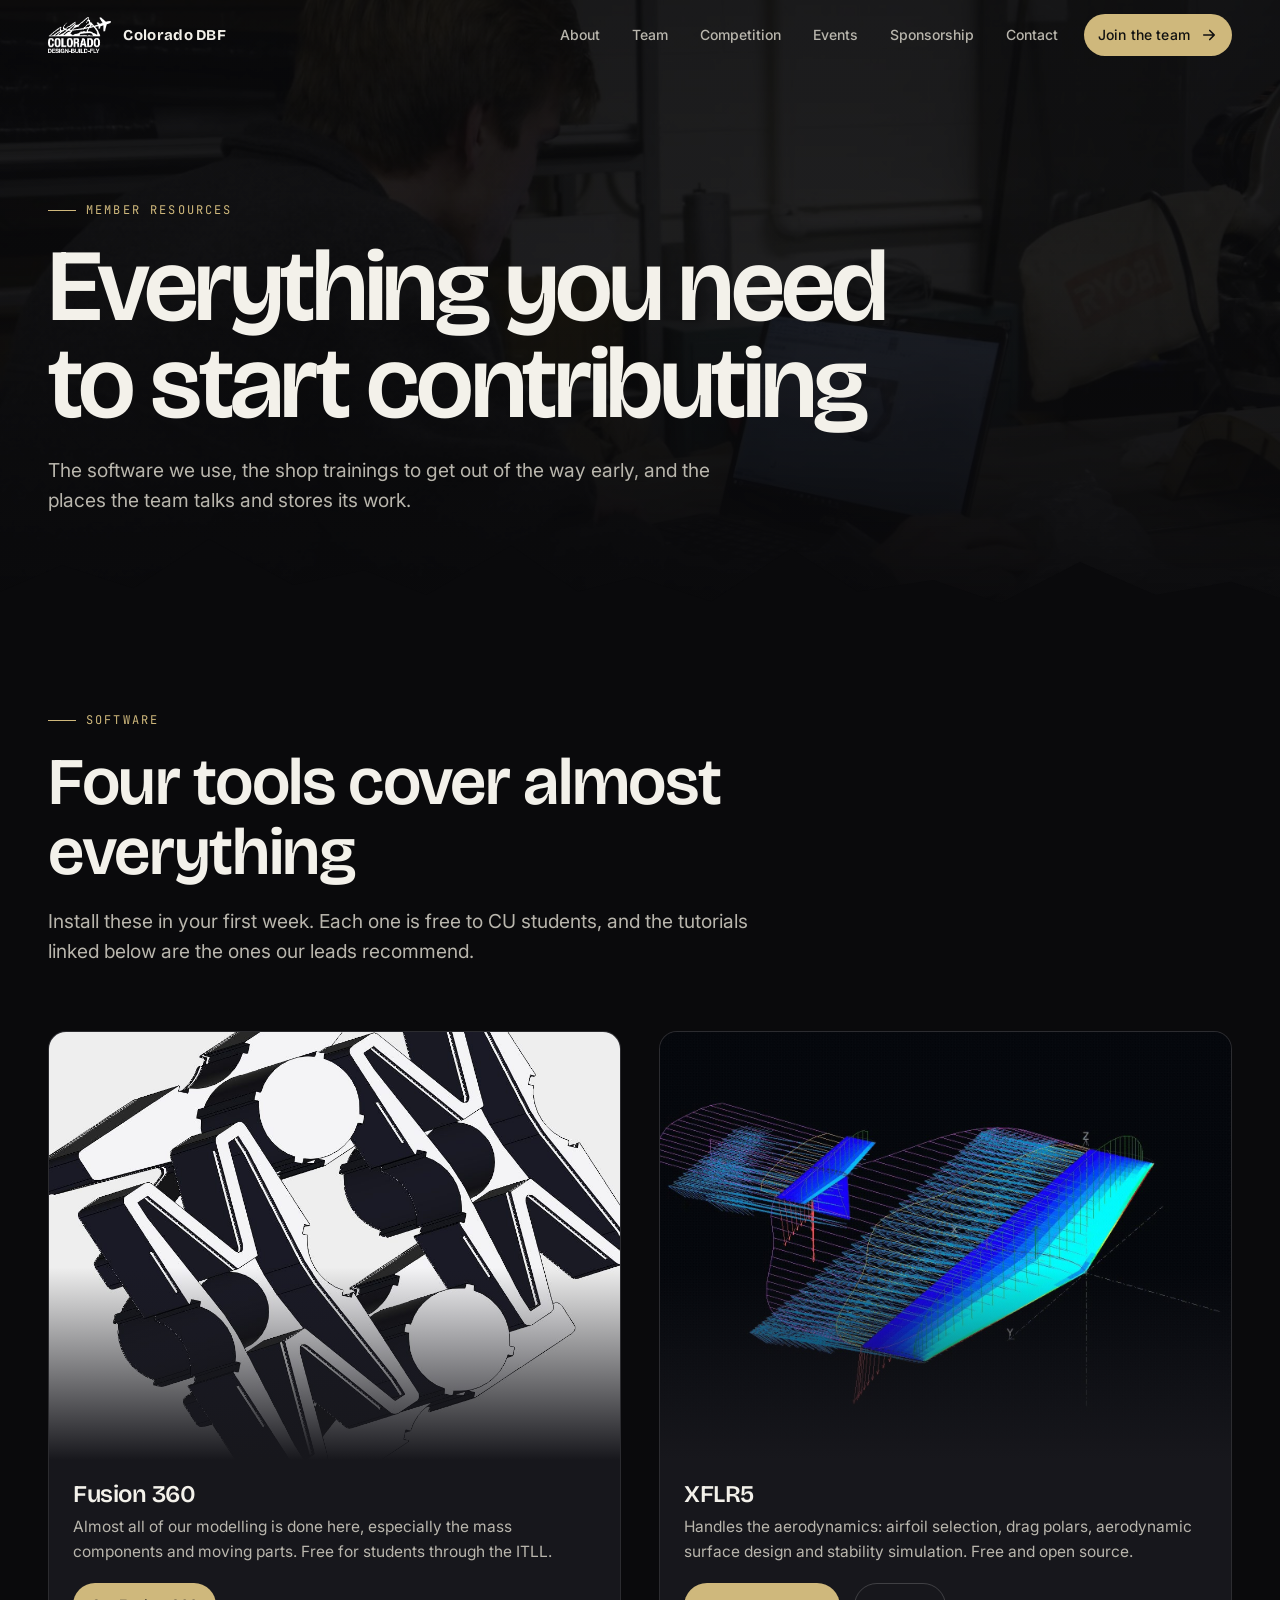
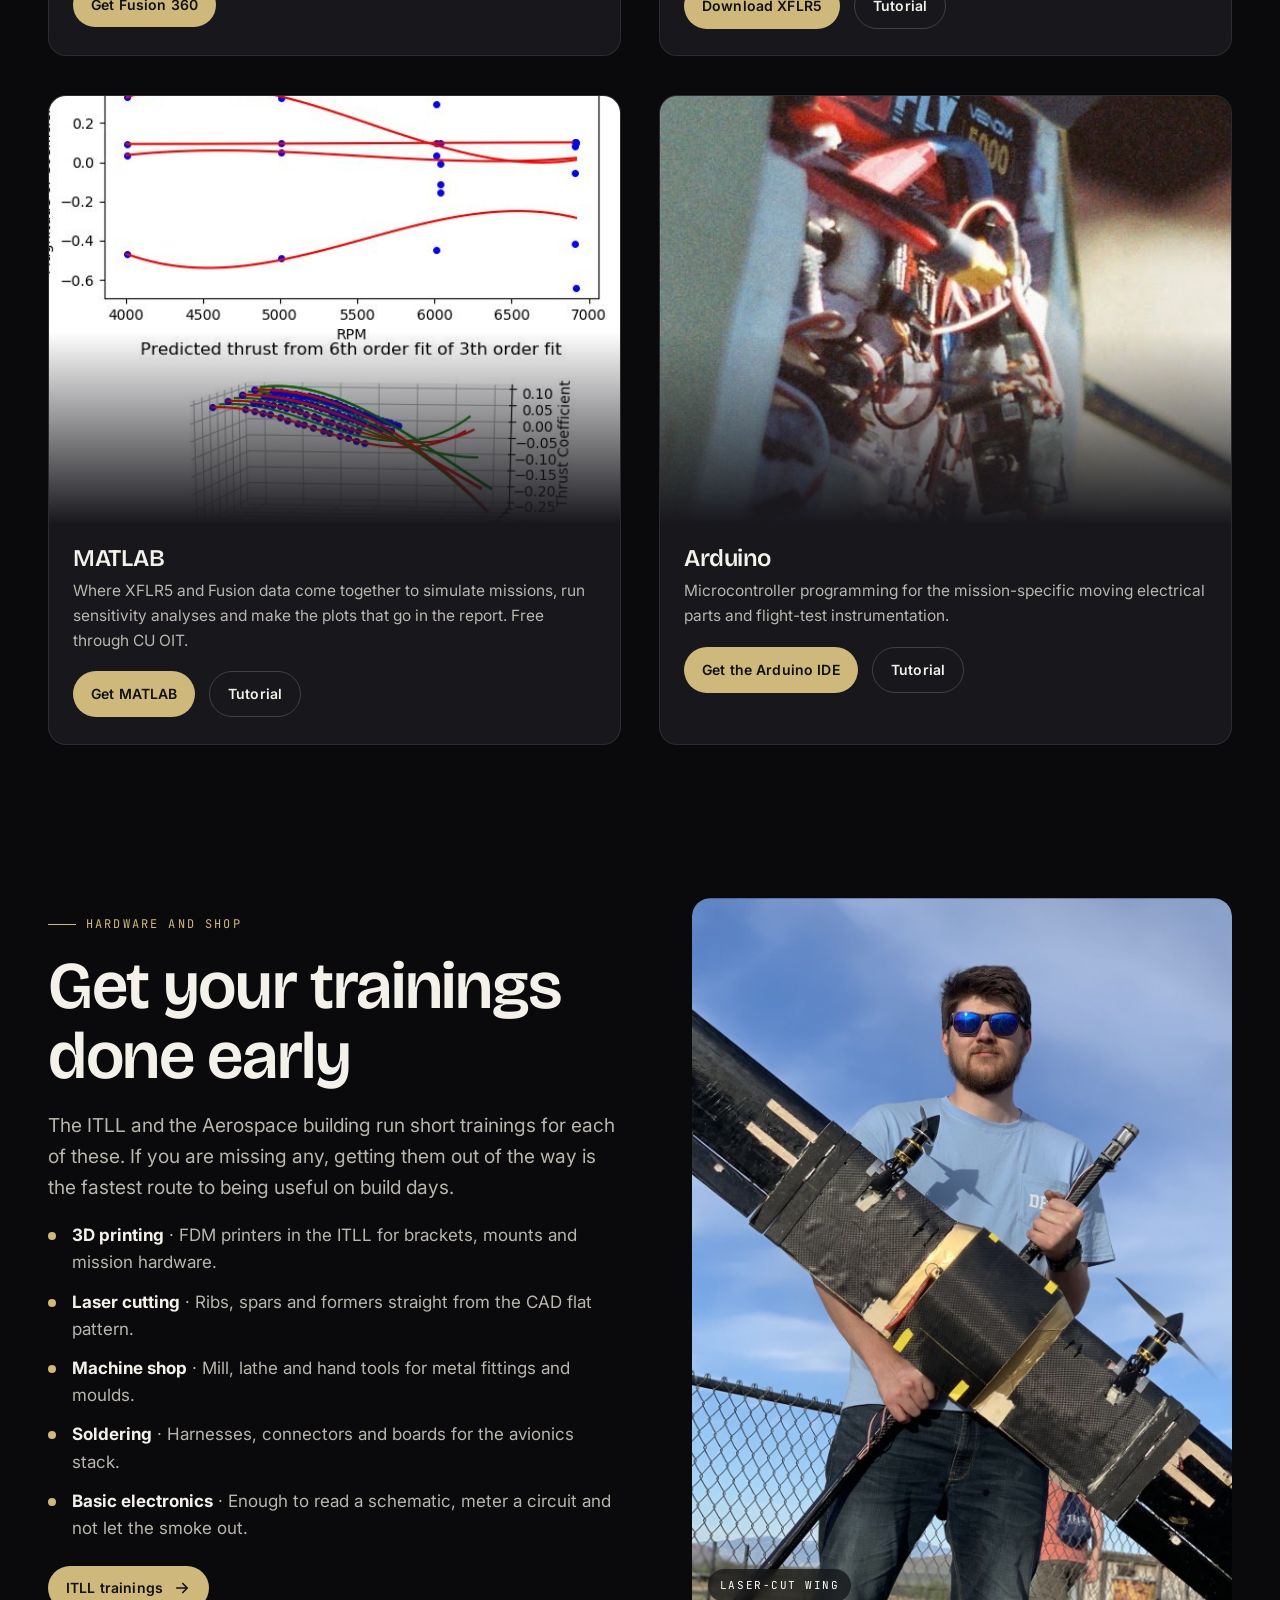
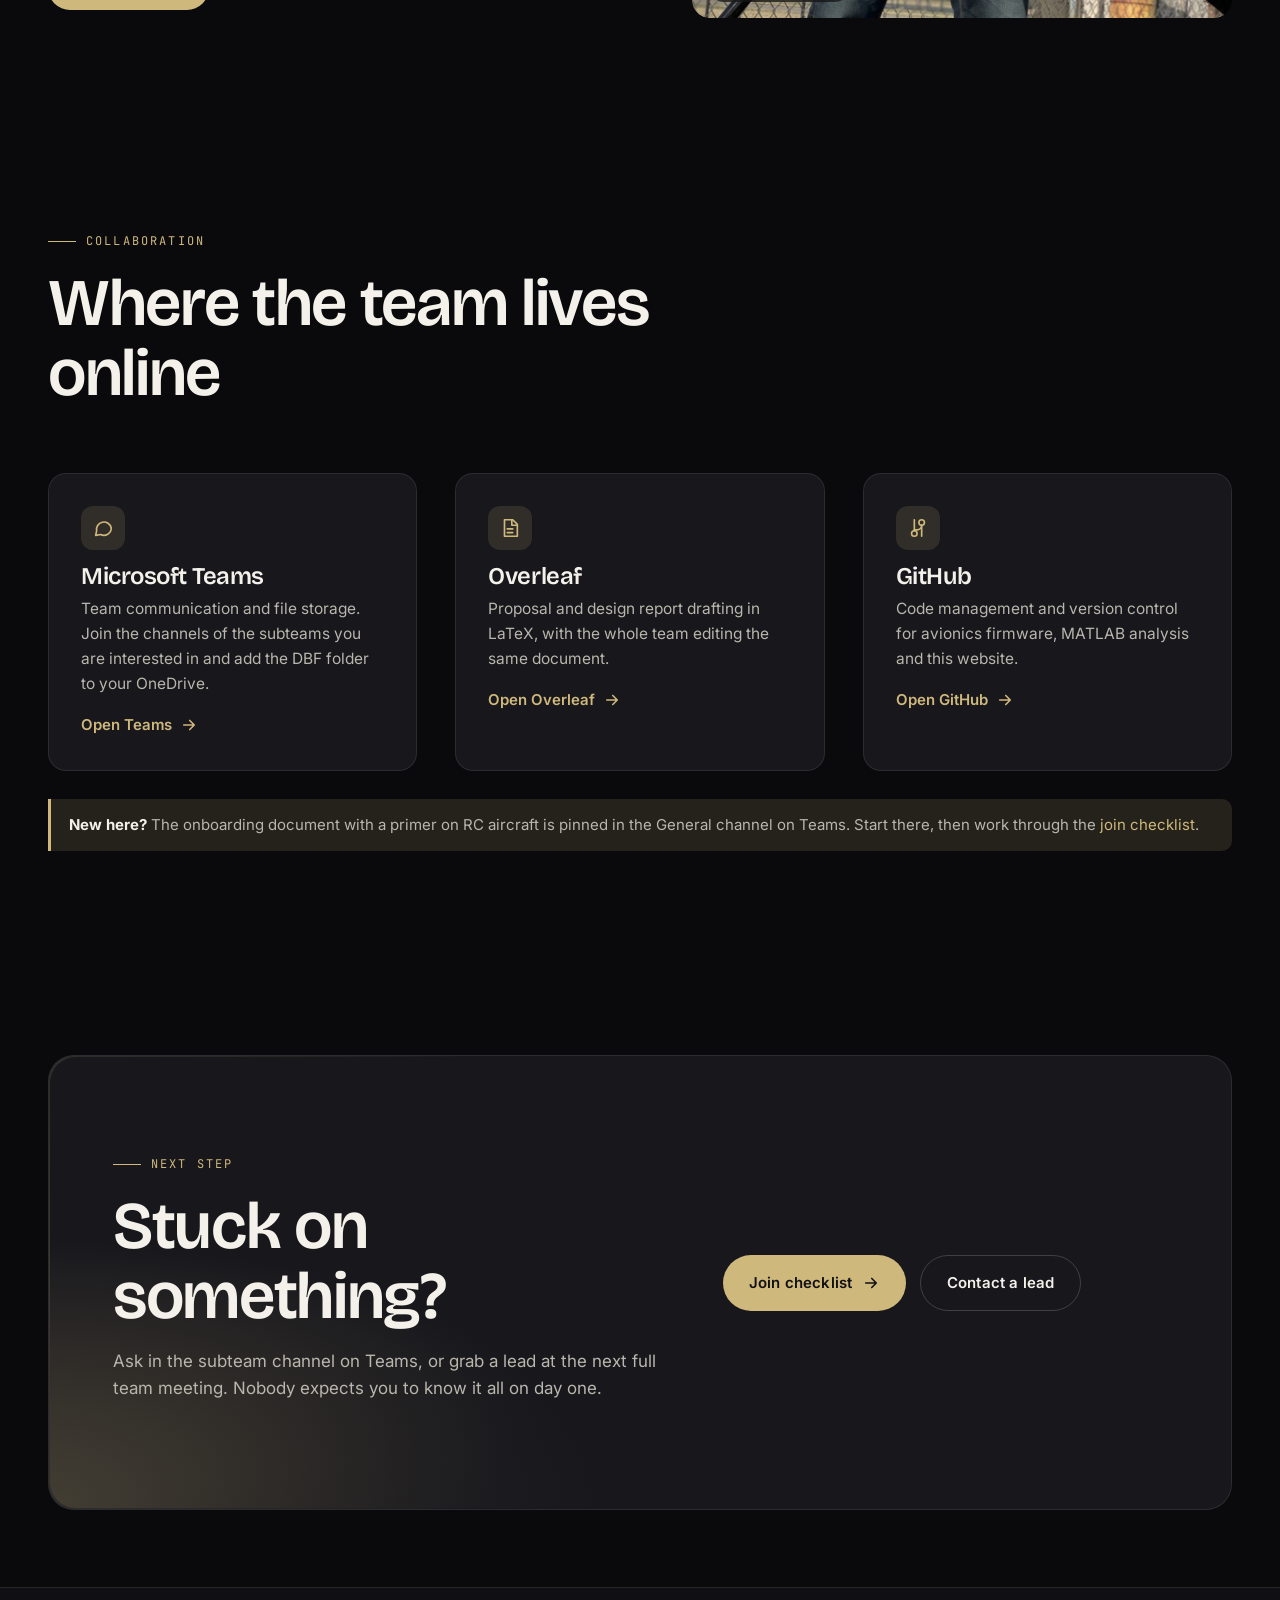
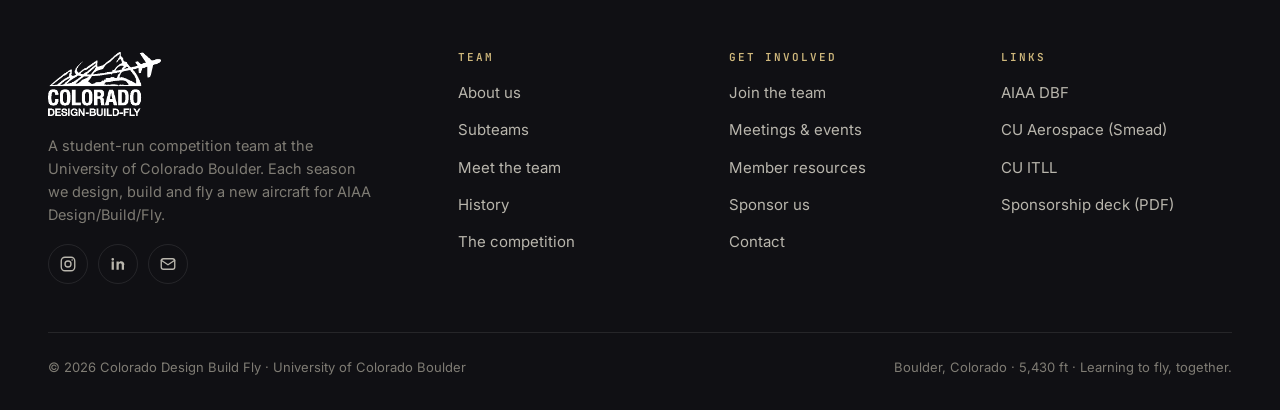
<file: resources.html>
<!DOCTYPE html>
<html lang="en">
<head>
  <meta charset="utf-8">
  <meta name="viewport" content="width=device-width, initial-scale=1">
  <title>Member Resources · Colorado Design Build Fly</title>
  <meta name="description" content="Software, shop trainings and collaboration tools for Colorado DBF members: Fusion 360, XFLR5, MATLAB, Arduino, ITLL trainings, Teams, Overleaf and GitHub.">
  <link rel="canonical" href="https://www.coloradodbf.org/resources.html">
  <meta property="og:title" content="Member Resources · Colorado Design Build Fly">
  <meta property="og:description" content="Software, shop trainings and collaboration tools for Colorado DBF members: Fusion 360, XFLR5, MATLAB, Arduino, ITLL trainings, Teams, Overleaf and GitHub.">
  <meta property="og:image" content="https://www.coloradodbf.org/assets/img/og-image.jpg">
  <meta property="og:type" content="website">
  <meta name="theme-color" content="#0a0a0c">
  <link rel="icon" type="image/png" sizes="32x32" href="assets/img/favicon-32.png">
  <link rel="icon" type="image/png" sizes="192x192" href="assets/img/favicon-192.png">
  <link rel="apple-touch-icon" href="assets/img/apple-touch-icon.png">
  <link rel="preconnect" href="https://fonts.googleapis.com">
  <link rel="preconnect" href="https://fonts.gstatic.com" crossorigin>
  <link href="https://fonts.googleapis.com/css2?family=Bricolage+Grotesque:opsz,wght@12..96,500;12..96,600;12..96,700&family=Inter:wght@400;500;600&family=JetBrains+Mono:wght@400;600&display=swap" rel="stylesheet">
  <link rel="stylesheet" href="assets/css/style.css?v=367faccb">
</head>
<body>
<a class="skip" href="#main">Skip to content</a>
<div class="progress" aria-hidden="true"></div>
<header class="nav">
  <div class="wrap">
    <a class="nav__brand" href="index.html" aria-label="Colorado DBF home">
      <img src="assets/brand/logo-white.png" alt="Colorado Design Build Fly" width="64" height="36">
      <span>Colorado DBF</span>
    </a>
    <nav class="nav__links" aria-label="Primary">
      <a href="about.html">About</a><a href="team.html">Team</a><a href="competition.html">Competition</a><a href="events.html">Events</a><a href="sponsorship.html">Sponsorship</a><a href="contact.html">Contact</a>
      <a class="btn btn--sm nav__cta" href="join.html">Join the team <svg class="arrow" width="18" height="18" viewBox="0 0 24 24" fill="none" stroke="currentColor" stroke-width="2.2" stroke-linecap="round" stroke-linejoin="round"><path d="M5 12h14M13 6l6 6-6 6"/></svg></a>
    </nav>
    <button class="nav__toggle" aria-expanded="false" aria-controls="drawer" aria-label="Menu"><span></span><span></span><span></span></button>
  </div>
</header>
<div class="drawer" id="drawer">
  <a href="index.html">Home</a><a href="about.html">About</a><a href="team.html">Team</a><a href="competition.html">Competition</a><a href="events.html">Events</a><a href="sponsorship.html">Sponsorship</a><a href="contact.html">Contact</a><a href="resources.html">Member resources</a><a href="join.html">Join the team</a>
  <div class="drawer__foot">University of Colorado Boulder · AIAA Design/Build/Fly</div>
</div>
<main id="main">
<section class="page-hero">
  <div class="page-hero__bg"><img src="assets/img/resources/cad-laptop.jpg" alt="Student working on CAD in the lab"></div>
  <div class="wrap">
    <span class="eyebrow">Member resources</span>
    <h1 class="h-xl">Everything you need to start contributing</h1>
    <p class="lead">The software we use, the shop trainings to get out of the way early, and the places the team talks and stores its work.</p>
  </div>
  <svg class="flatirons" viewBox="0 0 1440 140" preserveAspectRatio="none" aria-hidden="true"><path d="M0 140 L0 98 L70 66 L150 94 L235 34 L330 90 L410 72 L480 102 L575 42 L650 98 L715 80 L800 110 L890 46 L965 98 L1050 84 L1125 112 L1215 62 L1300 102 L1385 86 L1440 106 L1440 140 Z"/></svg>
</section>

<section class="section section--tight">
  <div class="wrap">
    <div class="section-head">
      <span class="eyebrow">Software</span>
      <h2 class="h-lg">Four tools cover almost everything</h2>
      <p class="lead">Install these in your first week. Each one is free to CU students, and the tutorials linked below are the ones our leads recommend.</p>
    </div>
    <div class="grid grid-2 stagger"><div class="card card--photo">
      <div class="media"><img src="assets/img/resources/fusion.jpg" alt="Fusion 360" loading="lazy"></div>
      <div class="card__body"><h3 class="h-sm">Fusion 360</h3><p>Almost all of our modelling is done here, especially the mass components and moving parts. Free for students through the ITLL.</p><div class="btn-row" style="margin-top:18px"><a class="btn btn--sm" href="https://www.autodesk.com/products/fusion-360/overview" target="_blank" rel="noopener">Get Fusion 360</a></div></div>
    </div><div class="card card--photo">
      <div class="media"><img src="assets/img/resources/xflr5.jpg" alt="XFLR5" loading="lazy"></div>
      <div class="card__body"><h3 class="h-sm">XFLR5</h3><p>Handles the aerodynamics: airfoil selection, drag polars, aerodynamic surface design and stability simulation. Free and open source.</p><div class="btn-row" style="margin-top:18px"><a class="btn btn--sm" href="https://sourceforge.net/projects/xflr5/" target="_blank" rel="noopener">Download XFLR5</a> <a class="btn btn--ghost btn--sm" href="https://www.youtube.com/playlist?list=PLtl5ylS6jdP6uOxzSJKPnUsvMbkmalfKg" target="_blank" rel="noopener">Tutorial</a></div></div>
    </div><div class="card card--photo">
      <div class="media"><img src="assets/img/resources/matlab.jpg" alt="MATLAB" loading="lazy"></div>
      <div class="card__body"><h3 class="h-sm">MATLAB</h3><p>Where XFLR5 and Fusion data come together to simulate missions, run sensitivity analyses and make the plots that go in the report. Free through CU OIT.</p><div class="btn-row" style="margin-top:18px"><a class="btn btn--sm" href="https://oit.colorado.edu/software-hardware/software-catalog/matlab" target="_blank" rel="noopener">Get MATLAB</a> <a class="btn btn--ghost btn--sm" href="https://www.youtube.com/watch?v=T_ekAD7U-wU" target="_blank" rel="noopener">Tutorial</a></div></div>
    </div><div class="card card--photo">
      <div class="media"><img src="assets/img/resources/arduino.jpg" alt="Arduino" loading="lazy"></div>
      <div class="card__body"><h3 class="h-sm">Arduino</h3><p>Microcontroller programming for the mission-specific moving electrical parts and flight-test instrumentation.</p><div class="btn-row" style="margin-top:18px"><a class="btn btn--sm" href="https://www.arduino.cc/en/software" target="_blank" rel="noopener">Get the Arduino IDE</a> <a class="btn btn--ghost btn--sm" href="https://www.youtube.com/watch?v=QO_Jlz1qpDw" target="_blank" rel="noopener">Tutorial</a></div></div>
    </div></div>
  </div>
</section>

<section class="section section--tight">
  <div class="wrap">
    <div class="split">
      <div data-reveal>
        <span class="eyebrow">Hardware and shop</span>
        <h2 class="h-lg">Get your trainings done early</h2>
        <p class="lead" style="margin-top:18px">The ITLL and the Aerospace building run short trainings for each of these. If you are missing any, getting them out of the way is the fastest route to being useful on build days.</p>
        <ul class="list" style="margin-top:20px"><li><b>3D printing</b>&nbsp;· FDM printers in the ITLL for brackets, mounts and mission hardware.</li><li><b>Laser cutting</b>&nbsp;· Ribs, spars and formers straight from the CAD flat pattern.</li><li><b>Machine shop</b>&nbsp;· Mill, lathe and hand tools for metal fittings and moulds.</li><li><b>Soldering</b>&nbsp;· Harnesses, connectors and boards for the avionics stack.</li><li><b>Basic electronics</b>&nbsp;· Enough to read a schematic, meter a circuit and not let the smoke out.</li></ul>
        <div class="btn-row" style="margin-top:24px">
          <a class="btn btn--sm" href="https://www.colorado.edu/itll/" target="_blank" rel="noopener">ITLL trainings <svg class="arrow" width="18" height="18" viewBox="0 0 24 24" fill="none" stroke="currentColor" stroke-width="2.2" stroke-linecap="round" stroke-linejoin="round"><path d="M5 12h14M13 6l6 6-6 6"/></svg></a>
        </div>
      </div>
      <div class="split__media" data-reveal="right">
        <div class="media media--tall media--reveal"><img src="assets/img/resources/laser-wing.jpg" alt="Student holding a laser-cut wing section" loading="lazy"><span class="media__tag">Laser-cut wing</span></div>
      </div>
    </div>
  </div>
</section>

<section class="section">
  <div class="wrap">
    <div class="section-head">
      <span class="eyebrow">Collaboration</span>
      <h2 class="h-lg">Where the team lives online</h2>
    </div>
    <div class="grid grid-3 stagger">
      <a class="card" href="https://teams.microsoft.com/l/team/19%3AR2QPDdutwFZKhMi2fxf6okMhEtk845XckjmyDQ-JX1g1%40thread.tacv2/conversations?groupId=88fdabbc-b2fb-4c2b-9e45-6ae21f472a68&tenantId=3ded8b1b-070d-4629-82e4-c0b019f46057" target="_blank" rel="noopener">
        <div class="card__icon"><svg viewBox="0 0 24 24" fill="none" stroke="currentColor" stroke-width="1.8" stroke-linecap="round" stroke-linejoin="round"><path d="M21 12a8 8 0 0 1-11.6 7.1L4 20l1-4.6A8 8 0 1 1 21 12z"/></svg></div>
        <h3 class="h-sm">Microsoft Teams</h3>
        <p>Team communication and file storage. Join the channels of the subteams you are interested in and add the DBF folder to your OneDrive.</p>
        <span class="link-arrow" style="margin-top:16px">Open Teams <svg class="arrow" width="18" height="18" viewBox="0 0 24 24" fill="none" stroke="currentColor" stroke-width="2.2" stroke-linecap="round" stroke-linejoin="round"><path d="M5 12h14M13 6l6 6-6 6"/></svg></span>
      </a>
      <a class="card" href="https://www.overleaf.com/" target="_blank" rel="noopener">
        <div class="card__icon"><svg viewBox="0 0 24 24" fill="none" stroke="currentColor" stroke-width="1.8" stroke-linecap="round" stroke-linejoin="round"><path d="M6 3h9l5 5v13H6z"/><path d="M14 3v6h6M9 13h6M9 17h6"/></svg></div>
        <h3 class="h-sm">Overleaf</h3>
        <p>Proposal and design report drafting in LaTeX, with the whole team editing the same document.</p>
        <span class="link-arrow" style="margin-top:16px">Open Overleaf <svg class="arrow" width="18" height="18" viewBox="0 0 24 24" fill="none" stroke="currentColor" stroke-width="2.2" stroke-linecap="round" stroke-linejoin="round"><path d="M5 12h14M13 6l6 6-6 6"/></svg></span>
      </a>
      <a class="card" href="https://github.com/" target="_blank" rel="noopener">
        <div class="card__icon"><svg viewBox="0 0 24 24" fill="none" stroke="currentColor" stroke-width="1.8" stroke-linecap="round" stroke-linejoin="round"><path d="M8 3v12M16 9v12"/><circle cx="8" cy="18" r="3"/><circle cx="16" cy="6" r="3"/><path d="M16 9a5 5 0 0 1-5 5H8"/></svg></div>
        <h3 class="h-sm">GitHub</h3>
        <p>Code management and version control for avionics firmware, MATLAB analysis and this website.</p>
        <span class="link-arrow" style="margin-top:16px">Open GitHub <svg class="arrow" width="18" height="18" viewBox="0 0 24 24" fill="none" stroke="currentColor" stroke-width="2.2" stroke-linecap="round" stroke-linejoin="round"><path d="M5 12h14M13 6l6 6-6 6"/></svg></span>
      </a>
    </div>
    <div class="note" style="margin-top:28px"><b>New here?</b> The onboarding document with a primer on RC aircraft is pinned in the General channel on Teams. Start there, then work through the <a class="gold" href="join.html">join checklist</a>.</div>
  </div>
</section>
<section class="section section--tight">
  <div class="wrap">
    <div class="cta" data-reveal>
      <div class="cta__grid">
        <div>
          <span class="eyebrow">Next step</span>
          <h2 class="h-lg">Stuck on something?</h2>
          <p style="margin-top:16px">Ask in the subteam channel on Teams, or grab a lead at the next full team meeting. Nobody expects you to know it all on day one.</p>
        </div>
        <div class="btn-row">
          <a class="btn" href="join.html">Join checklist <svg class="arrow" width="18" height="18" viewBox="0 0 24 24" fill="none" stroke="currentColor" stroke-width="2.2" stroke-linecap="round" stroke-linejoin="round"><path d="M5 12h14M13 6l6 6-6 6"/></svg></a>
          <a class="btn btn--ghost" href="contact.html">Contact a lead</a>
        </div>
      </div>
    </div>
  </div>
</section>
</main>
<footer class="footer">
  <div class="wrap">
    <div class="footer__grid">
      <div class="footer__brand">
        <img src="assets/brand/logo-white.png" alt="Colorado Design Build Fly">
        <p>A student-run competition team at the University of Colorado Boulder. Each season we design, build and fly a new aircraft for AIAA Design/Build/Fly.</p>
        <div class="social">
          <a href="https://www.instagram.com/coloradodbf/" target="_blank" rel="noopener" aria-label="Instagram"><svg viewBox="0 0 24 24" fill="none" stroke="currentColor" stroke-width="1.8" stroke-linecap="round" stroke-linejoin="round"><rect x="3" y="3" width="18" height="18" rx="5"/><circle cx="12" cy="12" r="4"/><circle cx="17.5" cy="6.5" r="1" fill="currentColor" stroke="none"/></svg></a>
          <a href="https://www.linkedin.com/company/colorado-dbf/" target="_blank" rel="noopener" aria-label="LinkedIn"><svg viewBox="0 0 24 24" fill="currentColor"><path d="M6.5 8.5h-3v11h3v-11zM5 4a1.75 1.75 0 1 0 0 3.5A1.75 1.75 0 0 0 5 4zm15.5 9.2c0-3.1-1.7-4.9-4.3-4.9-1.6 0-2.7.8-3.2 1.7V8.5h-3v11h3v-5.8c0-1.6.7-2.6 2.1-2.6 1.3 0 1.9.9 1.9 2.6v5.8h3v-6.3z"/></svg></a>
          <a href="mailto:dbf@colorado.edu" aria-label="Email"><svg viewBox="0 0 24 24" fill="none" stroke="currentColor" stroke-width="1.8" stroke-linecap="round" stroke-linejoin="round"><rect x="3" y="5" width="18" height="14" rx="3"/><path d="m3 7 9 6 9-6"/></svg></a>
        </div>
      </div>
      <div>
        <h4>Team</h4>
        <ul>
          <li><a href="about.html">About us</a></li>
          <li><a href="about.html#subteams">Subteams</a></li>
          <li><a href="team.html">Meet the team</a></li>
          <li><a href="about.html#history">History</a></li>
          <li><a href="competition.html">The competition</a></li>
        </ul>
      </div>
      <div>
        <h4>Get involved</h4>
        <ul>
          <li><a href="join.html">Join the team</a></li>
          <li><a href="events.html">Meetings &amp; events</a></li>
          <li><a href="resources.html">Member resources</a></li>
          <li><a href="sponsorship.html">Sponsor us</a></li>
          <li><a href="contact.html">Contact</a></li>
        </ul>
      </div>
      <div>
        <h4>Links</h4>
        <ul>
          <li><a href="https://www.aiaa.org/dbf" target="_blank" rel="noopener">AIAA DBF</a></li>
          <li><a href="https://www.colorado.edu/aerospace/" target="_blank" rel="noopener">CU Aerospace (Smead)</a></li>
          <li><a href="https://www.colorado.edu/itll/" target="_blank" rel="noopener">CU ITLL</a></li>
          <li><a href="assets/docs/Colorado-DBF-Partnership-Proposal-2026-27.pdf" target="_blank" rel="noopener">Sponsorship deck (PDF)</a></li>
        </ul>
      </div>
    </div>
    <div class="footer__bottom">
      <span>&copy; <span data-year>2026</span> Colorado Design Build Fly · University of Colorado Boulder</span>
      <span>Boulder, Colorado · 5,430 ft · Learning to fly, together.</span>
    </div>
  </div>
</footer>
<script src="assets/js/main.js?v=4a335173" defer></script>
</body>
</html>
</file>
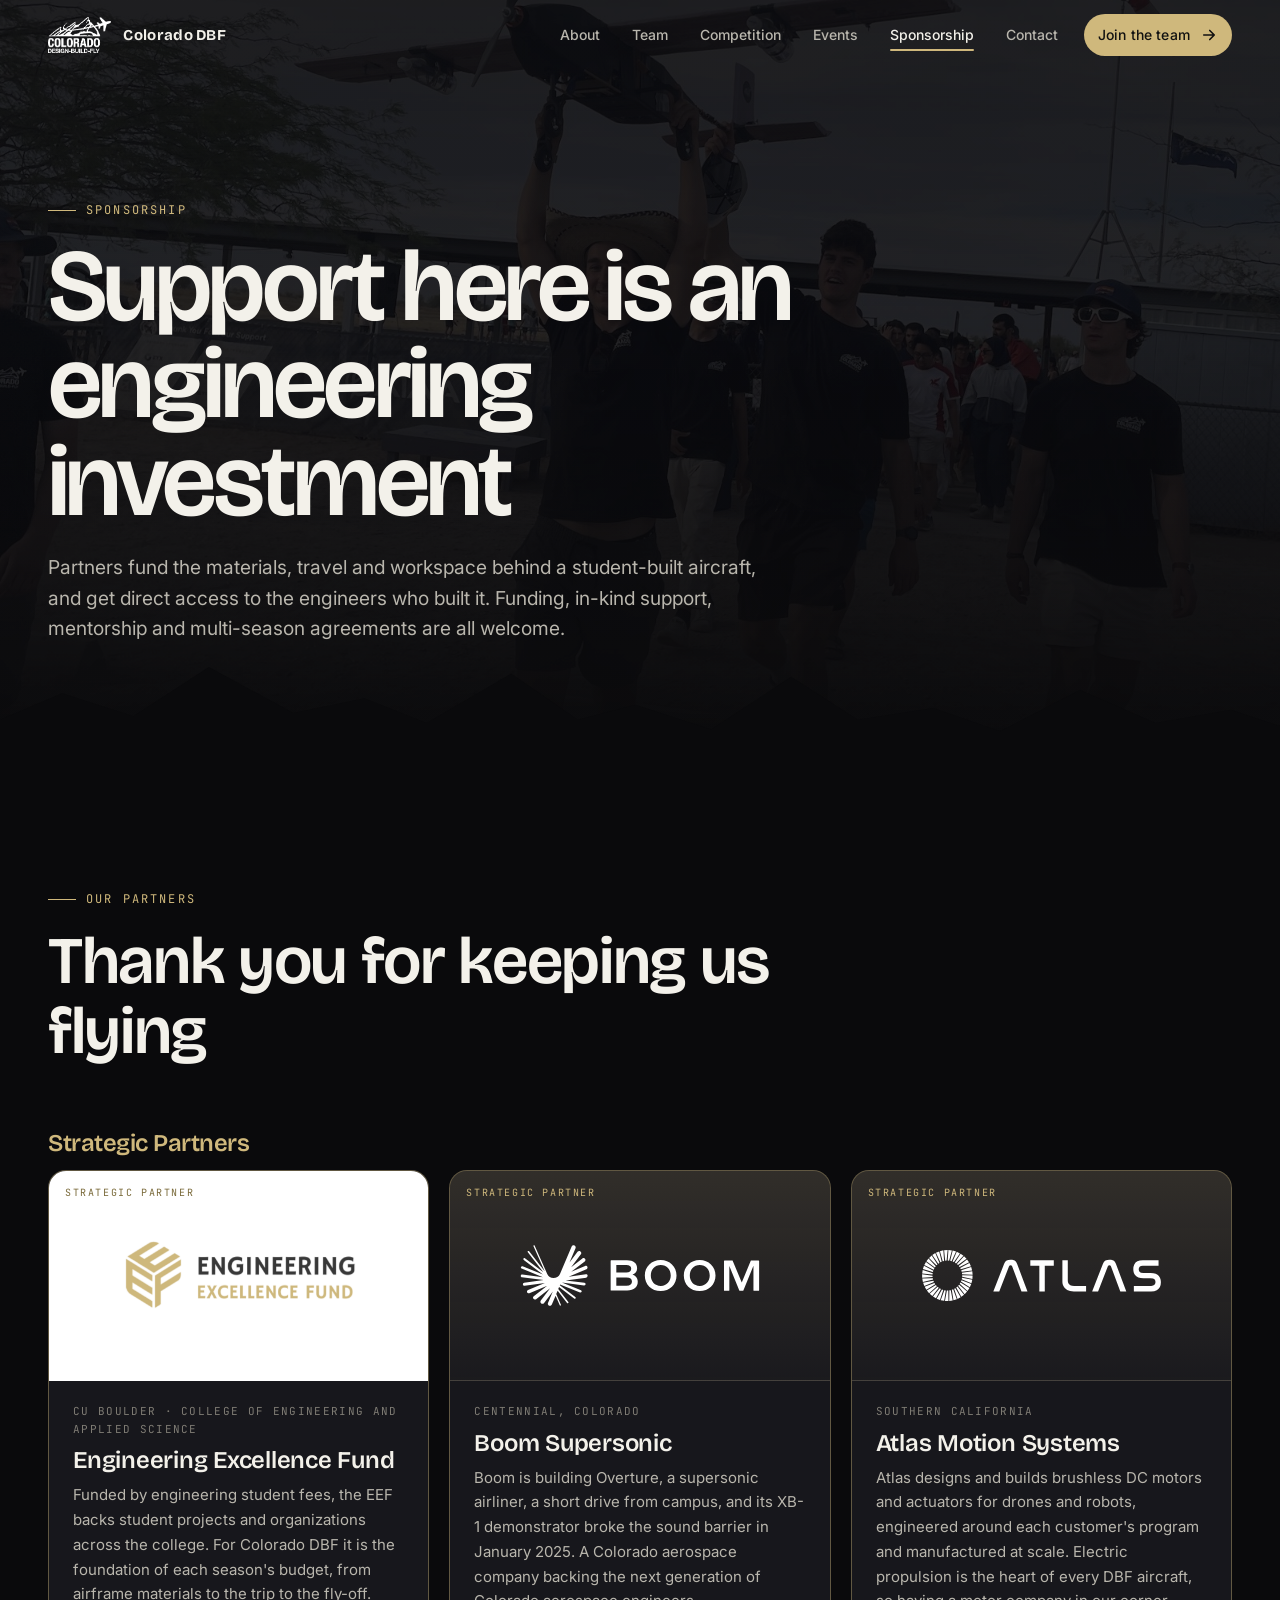
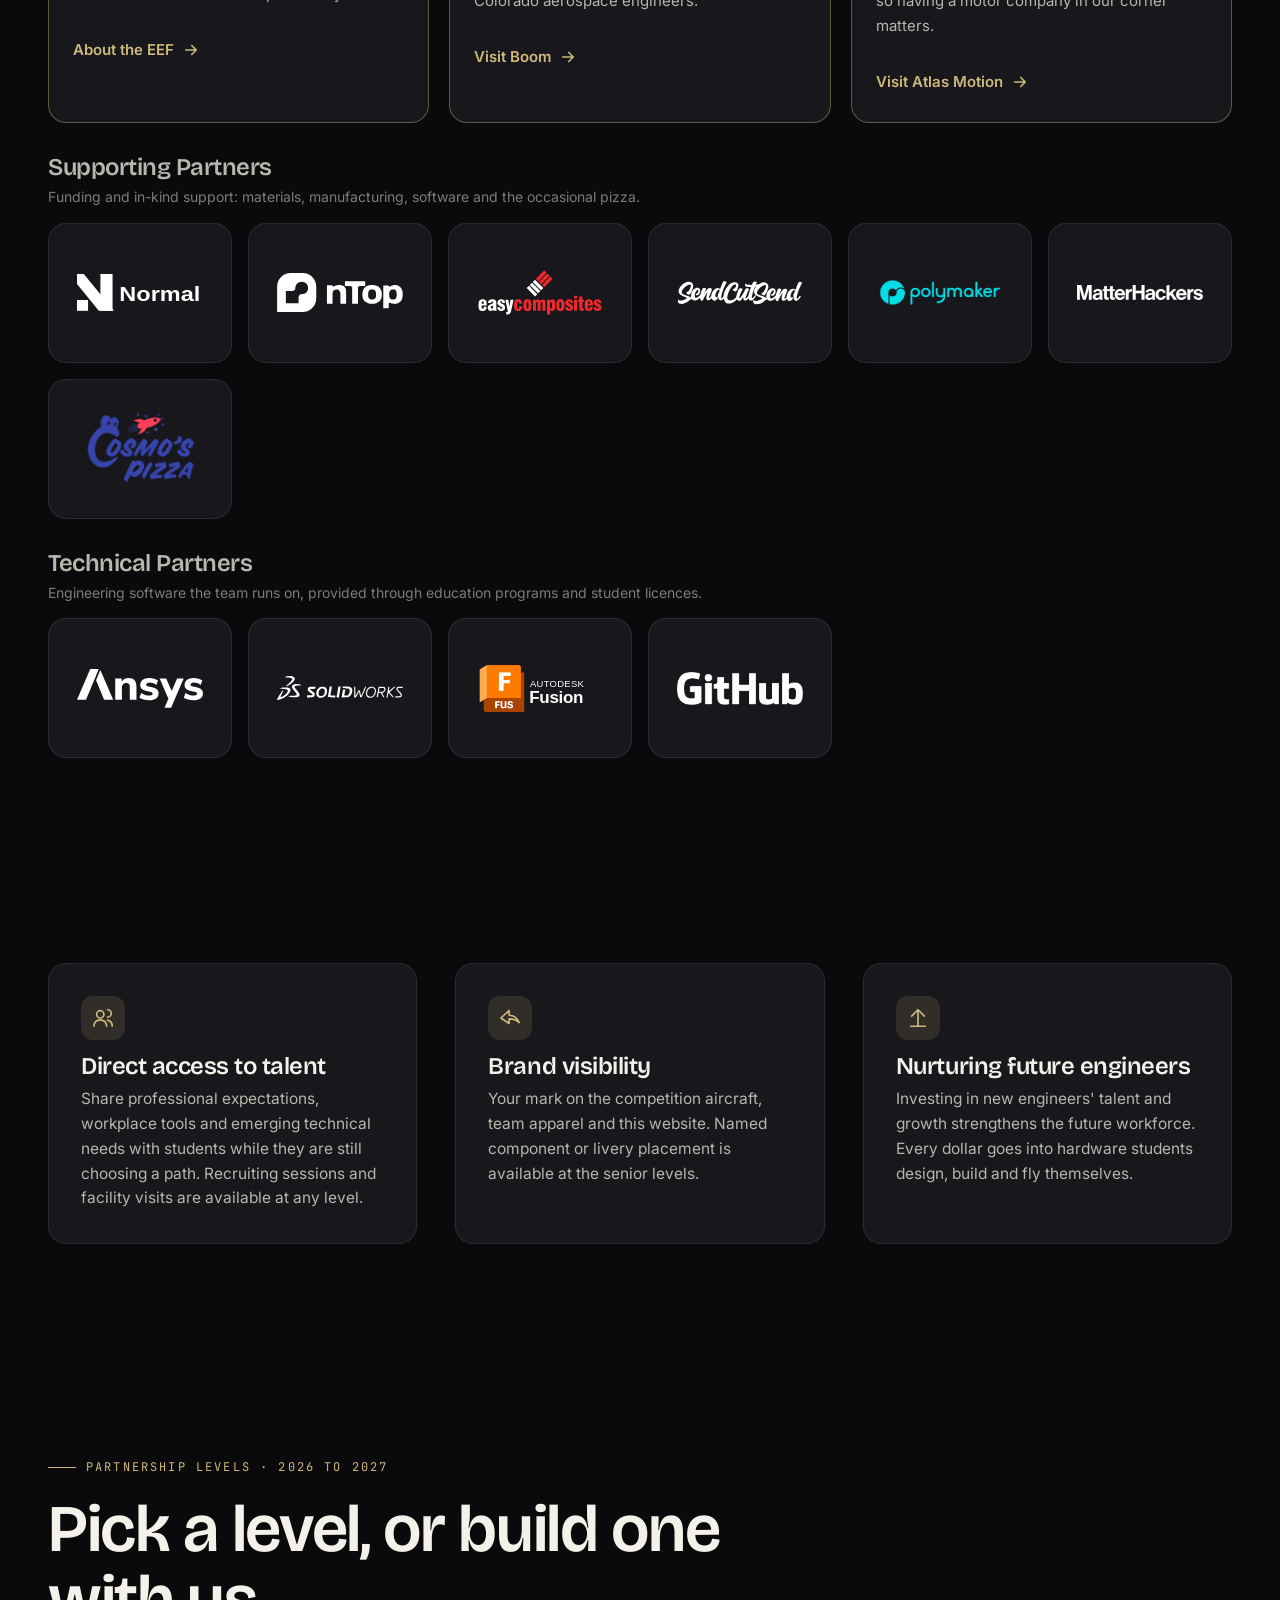
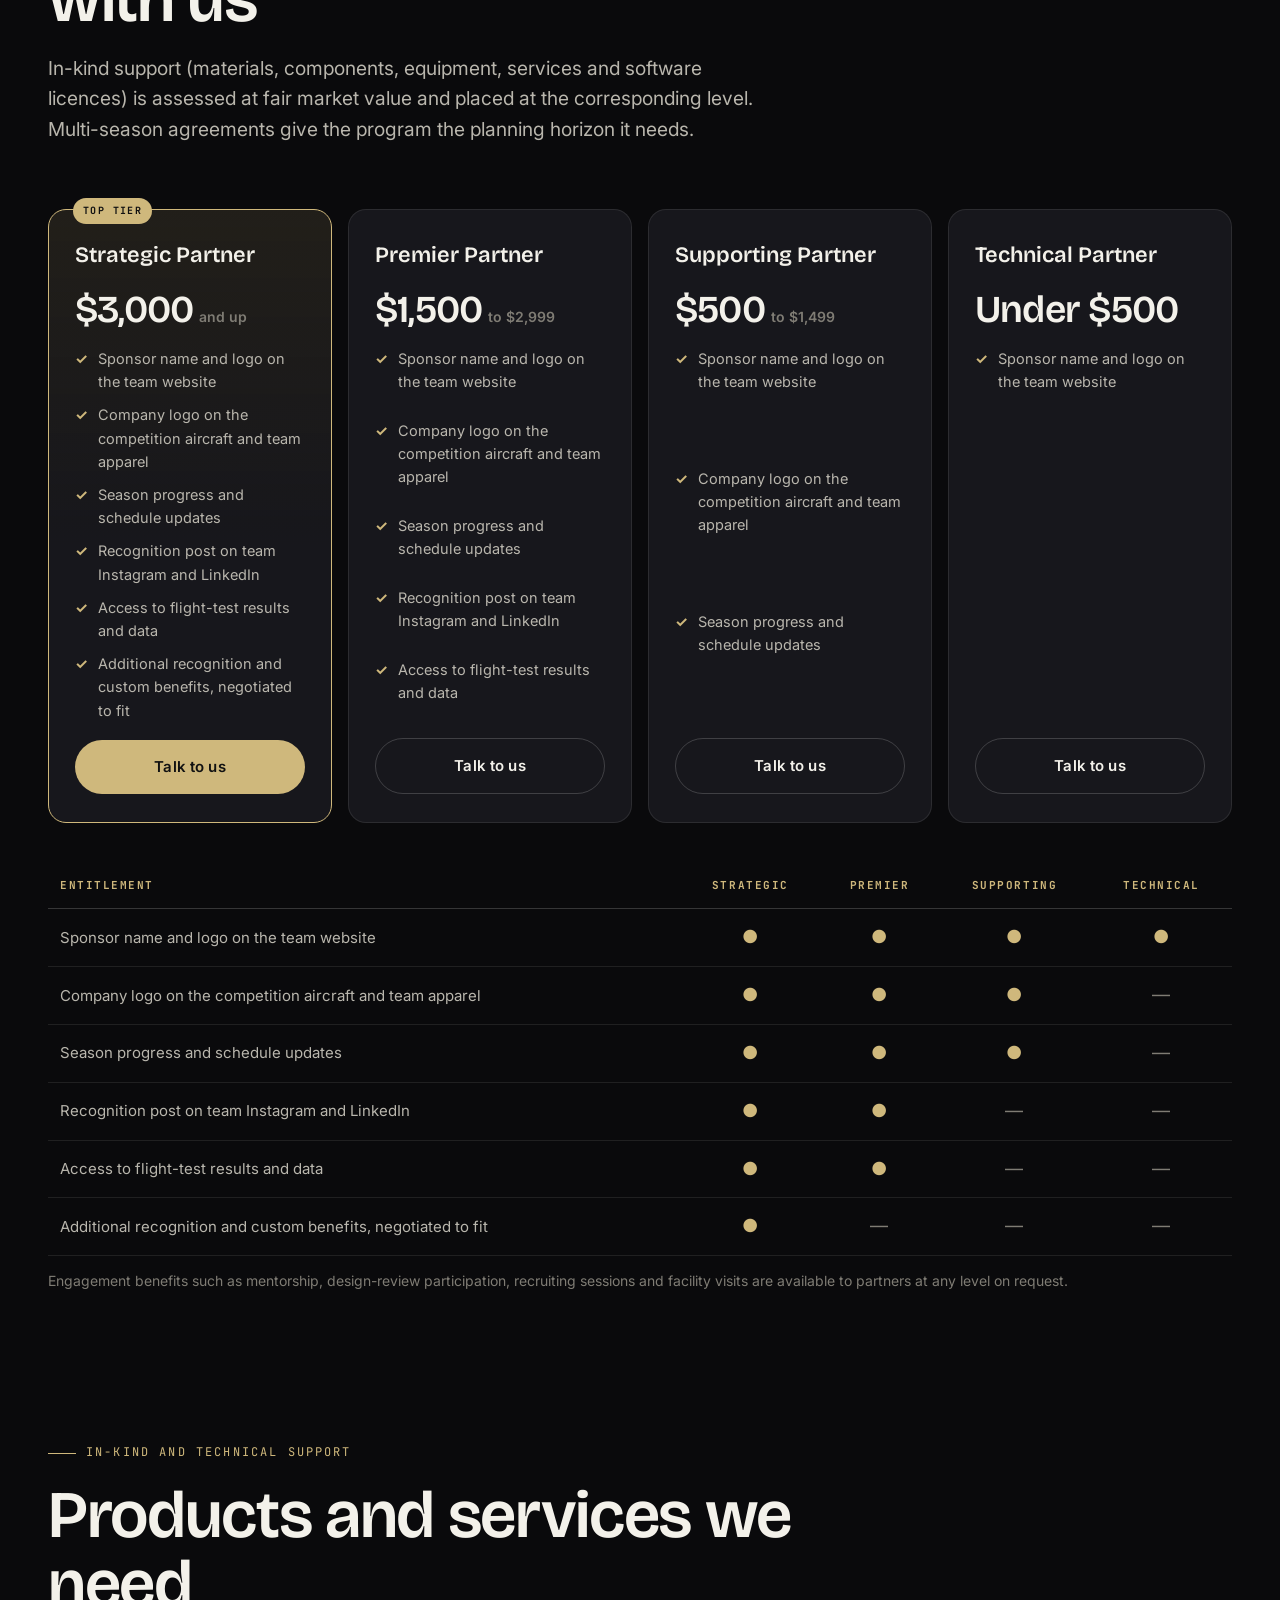
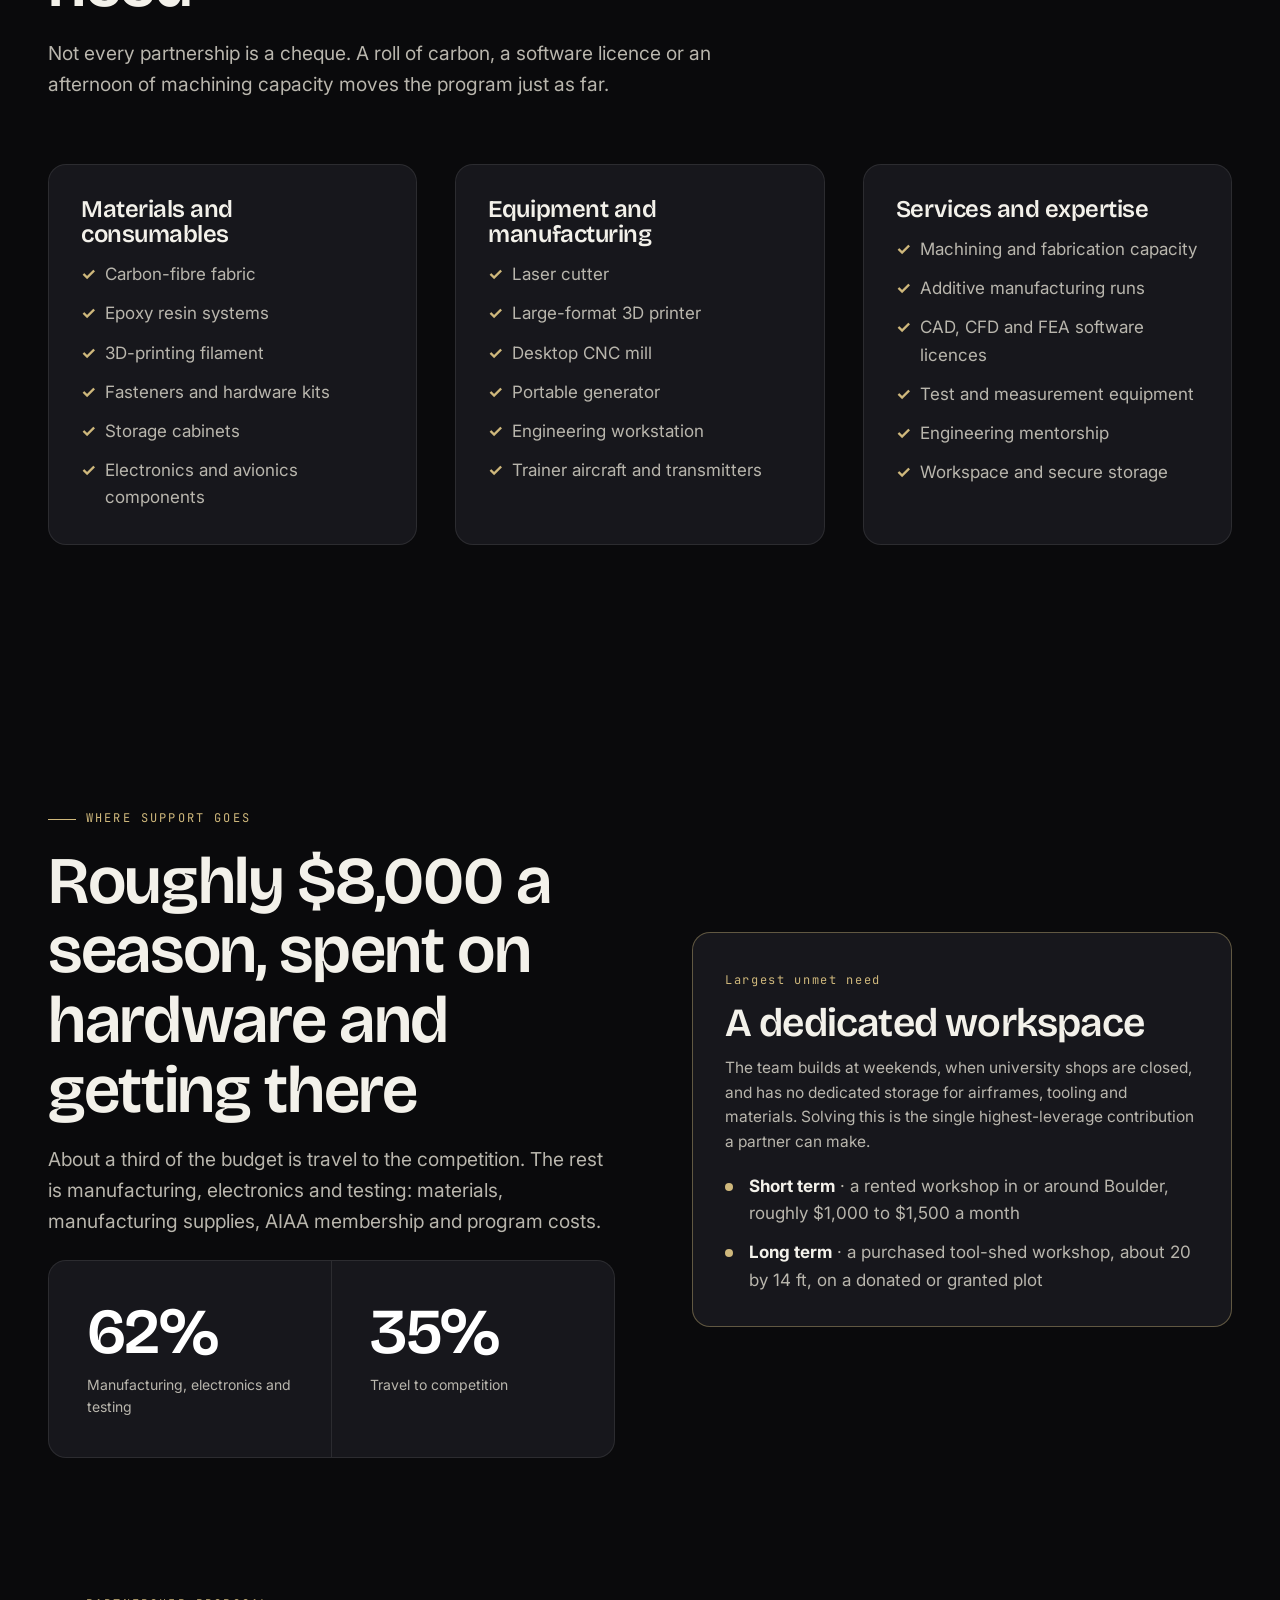
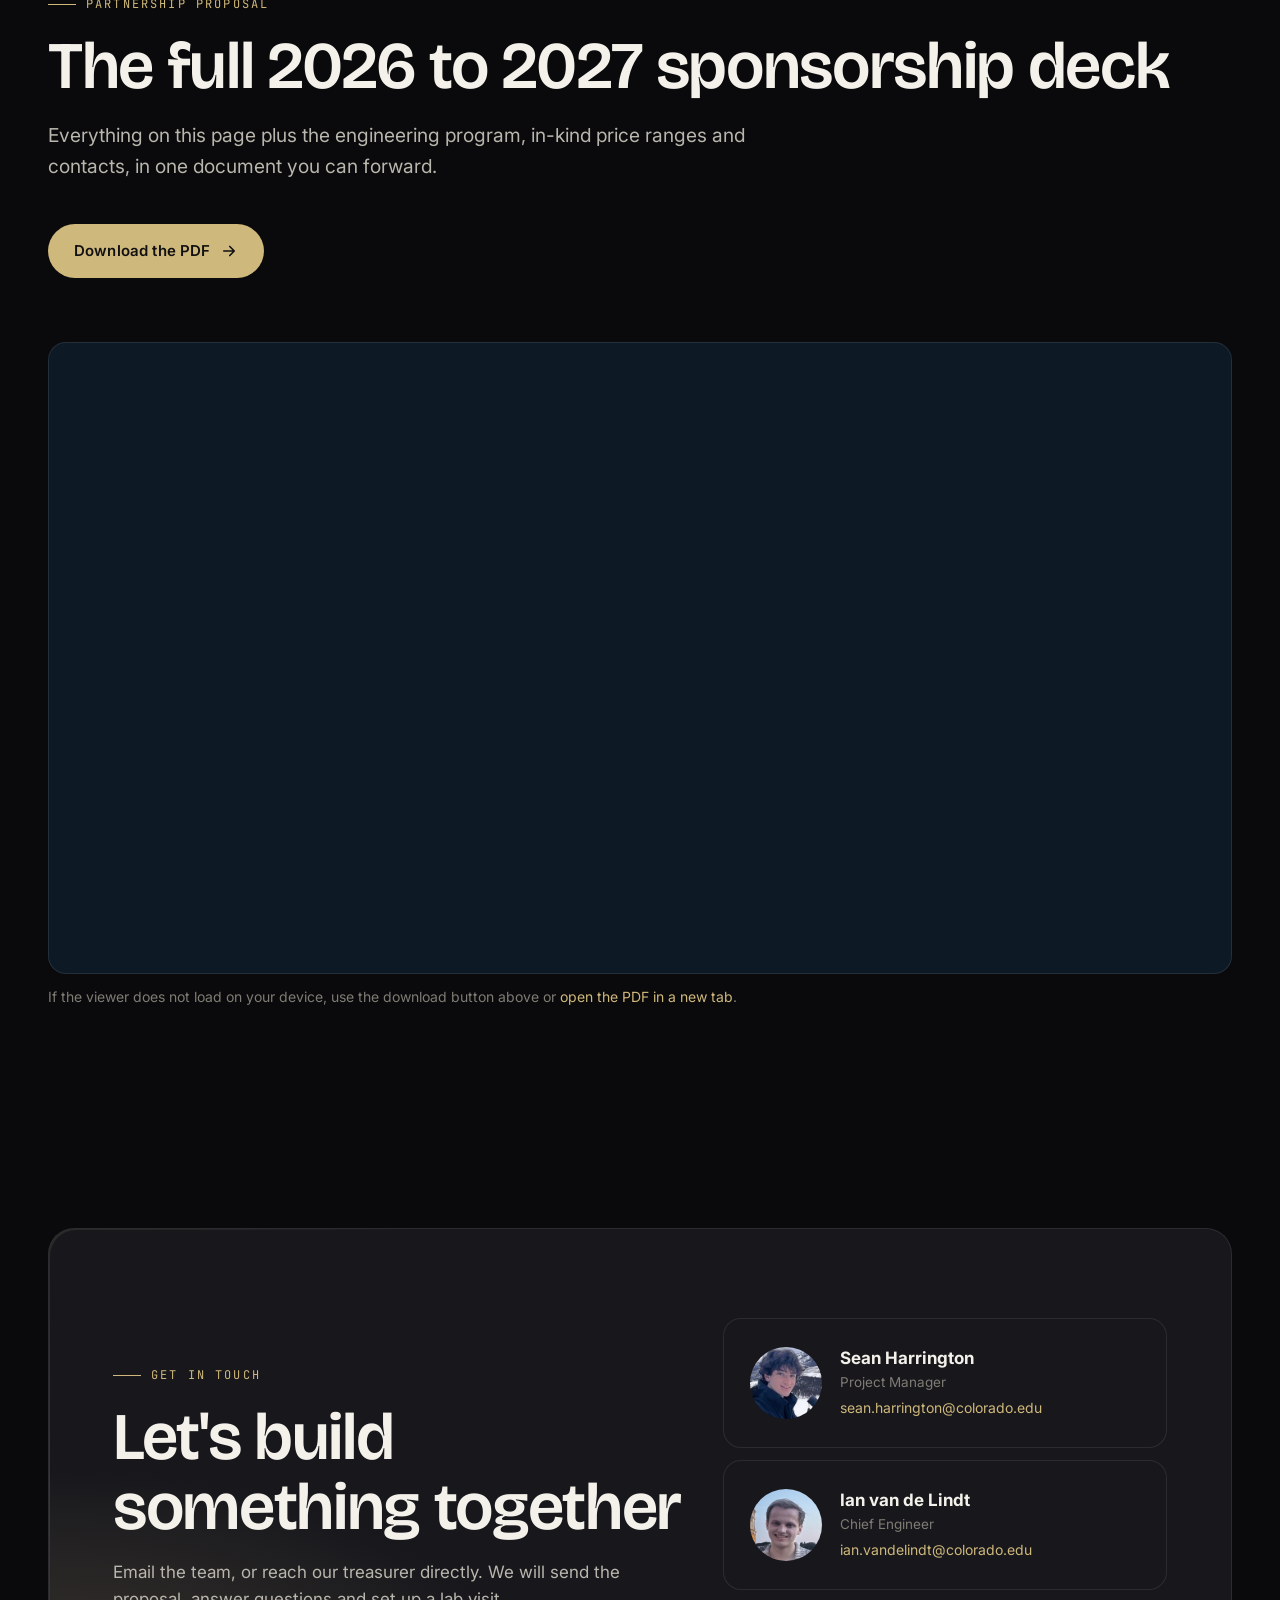
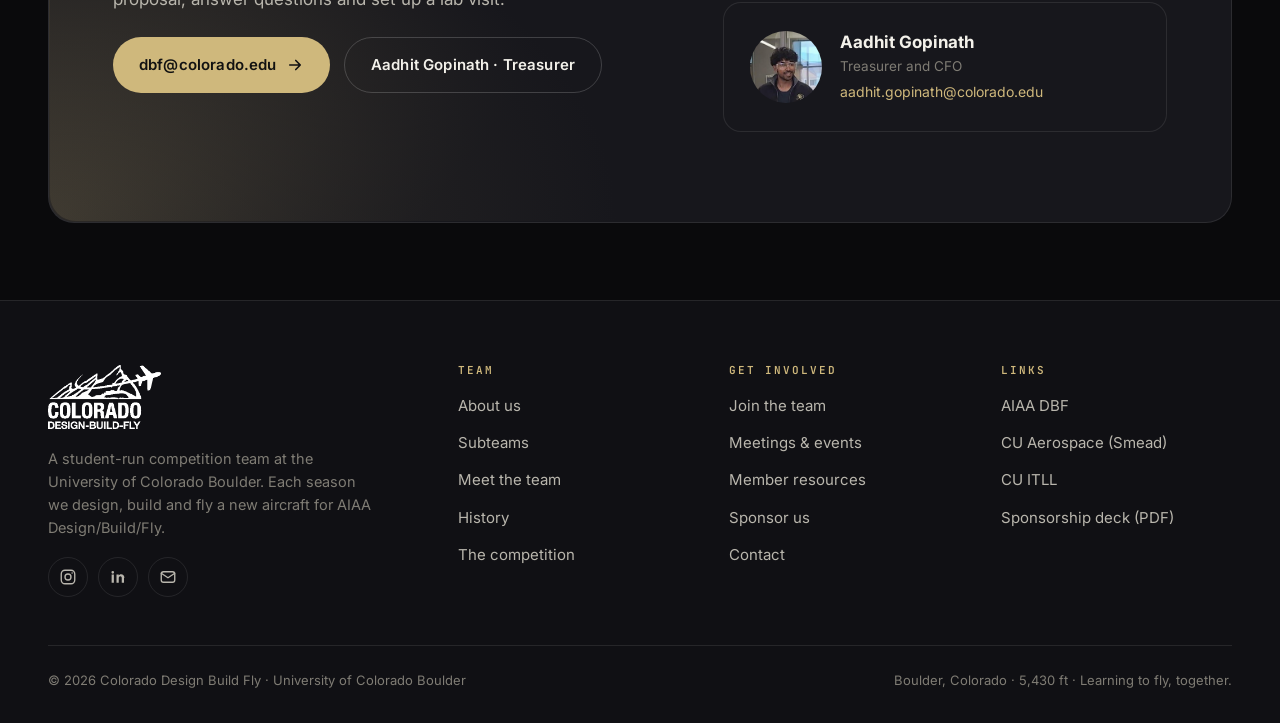
<file: sponsorship.html>
<!DOCTYPE html>
<html lang="en">
<head>
  <meta charset="utf-8">
  <meta name="viewport" content="width=device-width, initial-scale=1">
  <title>Sponsorship · Colorado Design Build Fly</title>
  <meta name="description" content="Partner with Colorado DBF. Strategic, Premier, Supporting and Technical partnership levels, in-kind needs, where support goes, and the full 2026-27 partnership proposal.">
  <link rel="canonical" href="https://www.coloradodbf.org/sponsorship.html">
  <meta property="og:title" content="Sponsorship · Colorado Design Build Fly">
  <meta property="og:description" content="Partner with Colorado DBF. Strategic, Premier, Supporting and Technical partnership levels, in-kind needs, where support goes, and the full 2026-27 partnership proposal.">
  <meta property="og:image" content="https://www.coloradodbf.org/assets/img/og-image.jpg">
  <meta property="og:type" content="website">
  <meta name="theme-color" content="#0a0a0c">
  <link rel="icon" type="image/png" sizes="32x32" href="assets/img/favicon-32.png">
  <link rel="icon" type="image/png" sizes="192x192" href="assets/img/favicon-192.png">
  <link rel="apple-touch-icon" href="assets/img/apple-touch-icon.png">
  <link rel="preconnect" href="https://fonts.googleapis.com">
  <link rel="preconnect" href="https://fonts.gstatic.com" crossorigin>
  <link href="https://fonts.googleapis.com/css2?family=Bricolage+Grotesque:opsz,wght@12..96,500;12..96,600;12..96,700&family=Inter:wght@400;500;600&family=JetBrains+Mono:wght@400;600&display=swap" rel="stylesheet">
  <link rel="stylesheet" href="assets/css/style.css?v=367faccb">
</head>
<body>
<a class="skip" href="#main">Skip to content</a>
<div class="progress" aria-hidden="true"></div>
<header class="nav">
  <div class="wrap">
    <a class="nav__brand" href="index.html" aria-label="Colorado DBF home">
      <img src="assets/brand/logo-white.png" alt="Colorado Design Build Fly" width="64" height="36">
      <span>Colorado DBF</span>
    </a>
    <nav class="nav__links" aria-label="Primary">
      <a href="about.html">About</a><a href="team.html">Team</a><a href="competition.html">Competition</a><a href="events.html">Events</a><a href="sponsorship.html">Sponsorship</a><a href="contact.html">Contact</a>
      <a class="btn btn--sm nav__cta" href="join.html">Join the team <svg class="arrow" width="18" height="18" viewBox="0 0 24 24" fill="none" stroke="currentColor" stroke-width="2.2" stroke-linecap="round" stroke-linejoin="round"><path d="M5 12h14M13 6l6 6-6 6"/></svg></a>
    </nav>
    <button class="nav__toggle" aria-expanded="false" aria-controls="drawer" aria-label="Menu"><span></span><span></span><span></span></button>
  </div>
</header>
<div class="drawer" id="drawer">
  <a href="index.html">Home</a><a href="about.html">About</a><a href="team.html">Team</a><a href="competition.html">Competition</a><a href="events.html">Events</a><a href="sponsorship.html">Sponsorship</a><a href="contact.html">Contact</a><a href="resources.html">Member resources</a><a href="join.html">Join the team</a>
  <div class="drawer__foot">University of Colorado Boulder · AIAA Design/Build/Fly</div>
</div>
<main id="main">
<section class="page-hero">
  <div class="page-hero__bg"><img src="assets/img/team/hero-victory.jpg" alt="Team members carrying the aircraft at competition"></div>
  <div class="wrap">
    <span class="eyebrow">Sponsorship</span>
    <h1 class="h-xl">Support here is an engineering investment</h1>
    <p class="lead">Partners fund the materials, travel and workspace behind a student-built aircraft, and get direct access to the engineers who built it. Funding, in-kind support, mentorship and multi-season agreements are all welcome.</p>
  </div>
  <svg class="flatirons" viewBox="0 0 1440 140" preserveAspectRatio="none" aria-hidden="true"><path d="M0 140 L0 98 L70 66 L150 94 L235 34 L330 90 L410 72 L480 102 L575 42 L650 98 L715 80 L800 110 L890 46 L965 98 L1050 84 L1125 112 L1215 62 L1300 102 L1385 86 L1440 106 L1440 140 Z"/></svg>
</section>

<section class="section" id="sponsors">
  <div class="wrap">
    <div class="section-head">
      <span class="eyebrow">Our partners</span>
      <h2 class="h-lg">Thank you for keeping us flying</h2>
    </div>
    <h3 class="h-sm gold" style="margin-bottom:14px">Strategic Partners</h3>
    <div class="spotlight stagger">
      <article class="spot spot--light">
        <span class="spot__tag">Strategic partner</span>
        <div class="spot__logo"><img src="assets/img/sponsors/engineering-excellence-fund.png" alt="Engineering Excellence Fund, CU Boulder" loading="lazy"></div>
        <div class="spot__body">
          <span class="spot__meta">CU Boulder · College of Engineering and Applied Science</span>
          <h3>Engineering Excellence Fund</h3>
          <p>Funded by engineering student fees, the EEF backs student projects and organizations across the college. For Colorado DBF it is the foundation of each season's budget, from airframe materials to the trip to the fly-off.</p>
          <a class="link-arrow" href="https://www.colorado.edu/program/eef/" target="_blank" rel="noopener">About the EEF <svg class="arrow" width="18" height="18" viewBox="0 0 24 24" fill="none" stroke="currentColor" stroke-width="2.2" stroke-linecap="round" stroke-linejoin="round"><path d="M5 12h14M13 6l6 6-6 6"/></svg></a>
        </div>
      </article>
      <article class="spot">
        <span class="spot__tag">Strategic partner</span>
        <div class="spot__logo"><img src="assets/img/sponsors/boom-supersonic.svg" alt="Boom Supersonic" loading="lazy"></div>
        <div class="spot__body">
          <span class="spot__meta">Centennial, Colorado</span>
          <h3>Boom Supersonic</h3>
          <p>Boom is building Overture, a supersonic airliner, a short drive from campus, and its XB-1 demonstrator broke the sound barrier in January 2025. A Colorado aerospace company backing the next generation of Colorado aerospace engineers.</p>
          <a class="link-arrow" href="https://boomsupersonic.com/" target="_blank" rel="noopener">Visit Boom <svg class="arrow" width="18" height="18" viewBox="0 0 24 24" fill="none" stroke="currentColor" stroke-width="2.2" stroke-linecap="round" stroke-linejoin="round"><path d="M5 12h14M13 6l6 6-6 6"/></svg></a>
        </div>
      </article>
      <article class="spot">
        <span class="spot__tag">Strategic partner</span>
        <div class="spot__logo"><img src="assets/img/sponsors/atlas-motion.svg" alt="Atlas Motion Systems" loading="lazy"></div>
        <div class="spot__body">
          <span class="spot__meta">Southern California</span>
          <h3>Atlas Motion Systems</h3>
          <p>Atlas designs and builds brushless DC motors and actuators for drones and robots, engineered around each customer's program and manufactured at scale. Electric propulsion is the heart of every DBF aircraft, so having a motor company in our corner matters.</p>
          <a class="link-arrow" href="https://atlasmotion.com/" target="_blank" rel="noopener">Visit Atlas Motion <svg class="arrow" width="18" height="18" viewBox="0 0 24 24" fill="none" stroke="currentColor" stroke-width="2.2" stroke-linecap="round" stroke-linejoin="round"><path d="M5 12h14M13 6l6 6-6 6"/></svg></a>
        </div>
      </article>
    </div>
    <h3 class="h-sm" style="margin:32px 0 6px;color:var(--text-2)">Supporting Partners</h3>
    <p class="muted" style="margin-bottom:14px;font-size:14px">Funding and in-kind support: materials, manufacturing, software and the occasional pizza.</p>
    <div class="logos stagger">
      <div aria-label="Normal"><img src="assets/img/sponsors/normal.svg" alt="Normal" loading="lazy"></div>
      <a href="https://www.ntop.com/" target="_blank" rel="noopener" aria-label="nTop"><img src="assets/img/sponsors/ntop.svg" alt="nTop" loading="lazy"></a>
      <a href="https://www.easycomposites.co.uk/" target="_blank" rel="noopener" aria-label="Easy Composites"><img src="assets/img/sponsors/easy-composites.svg" alt="Easy Composites" loading="lazy"></a>
      <a href="https://sendcutsend.com/" target="_blank" rel="noopener" aria-label="SendCutSend"><img src="assets/img/sponsors/sendcutsend.svg" alt="SendCutSend" loading="lazy"></a>
      <a href="https://shop.polymaker.com/" target="_blank" rel="noopener" aria-label="Polymaker"><img src="assets/img/sponsors/polymaker.png" alt="Polymaker" loading="lazy"></a>
      <a href="https://www.matterhackers.com/" target="_blank" rel="noopener" aria-label="MatterHackers"><img src="assets/img/sponsors/matterhackers.svg" alt="MatterHackers" loading="lazy"></a>
      <a href="https://www.cosmospizza.com/" target="_blank" rel="noopener" aria-label="Cosmo's Pizza"><img src="assets/img/sponsors/cosmos-pizza.png" alt="Cosmo's Pizza" loading="lazy"></a>
    </div>
    <h3 class="h-sm" style="margin:32px 0 6px;color:var(--text-2)">Technical Partners</h3>
    <p class="muted" style="margin-bottom:14px;font-size:14px">Engineering software the team runs on, provided through education programs and student licences.</p>
    <div class="logos logos--fill stagger">
      <a href="https://www.ansys.com/" target="_blank" rel="noopener" aria-label="Ansys"><img src="assets/img/sponsors/ansys.svg" alt="Ansys" loading="lazy"></a>
      <a href="https://www.solidworks.com/" target="_blank" rel="noopener" aria-label="SOLIDWORKS"><img src="assets/img/sponsors/solidworks.svg" alt="SOLIDWORKS" loading="lazy"></a>
      <a href="https://www.autodesk.com/products/fusion-360/overview" target="_blank" rel="noopener" aria-label="Autodesk Fusion"><img src="assets/img/sponsors/fusion.svg" alt="Autodesk Fusion" loading="lazy"></a>
      <a href="https://github.com/" target="_blank" rel="noopener" aria-label="GitHub"><img src="assets/img/sponsors/github.png" alt="GitHub" loading="lazy"></a>
    </div>
  </div>
</section>
<section class="section section--tight">
  <div class="wrap">
    <div class="grid grid-3 stagger">
      <div class="card">
        <div class="card__icon"><svg viewBox="0 0 24 24" fill="none" stroke="currentColor" stroke-width="1.8" stroke-linecap="round" stroke-linejoin="round"><circle cx="9" cy="8" r="4"/><path d="M2 21c0-4 3-7 7-7s7 3 7 7"/><path d="M17 3a4 4 0 0 1 0 8M22 21c0-3.5-2-6-5-6.7"/></svg></div>
        <h3 class="h-sm">Direct access to talent</h3>
        <p>Share professional expectations, workplace tools and emerging technical needs with students while they are still choosing a path. Recruiting sessions and facility visits are available at any level.</p>
      </div>
      <div class="card">
        <div class="card__icon"><svg viewBox="0 0 24 24" fill="none" stroke="currentColor" stroke-width="1.8" stroke-linecap="round" stroke-linejoin="round"><path d="M2 12l9-8v5c6 0 9 3 11 8-3-3-6-4-11-4v5z"/></svg></div>
        <h3 class="h-sm">Brand visibility</h3>
        <p>Your mark on the competition aircraft, team apparel and this website. Named component or livery placement is available at the senior levels.</p>
      </div>
      <div class="card">
        <div class="card__icon"><svg viewBox="0 0 24 24" fill="none" stroke="currentColor" stroke-width="1.8" stroke-linecap="round" stroke-linejoin="round"><path d="M12 3v18M5 10l7-7 7 7"/><path d="M4 21h16"/></svg></div>
        <h3 class="h-sm">Nurturing future engineers</h3>
        <p>Investing in new engineers' talent and growth strengthens the future workforce. Every dollar goes into hardware students design, build and fly themselves.</p>
      </div>
    </div>
  </div>
</section>

<section class="section" id="levels" style="scroll-margin-top:80px">
  <div class="wrap">
    <div class="section-head">
      <span class="eyebrow">Partnership levels · 2026 to 2027</span>
      <h2 class="h-lg">Pick a level, or build one with us</h2>
      <p class="lead">In-kind support (materials, components, equipment, services and software licences) is assessed at fair market value and placed at the corresponding level. Multi-season agreements give the program the planning horizon it needs.</p>
    </div>
    <div class="tiers stagger"><div class="tier tier--hi">
      <div class="tier__name">Strategic Partner</div>
      <div class="tier__price">$3,000<small>and up</small></div>
      <ul><li>Sponsor name and logo on the team website</li><li>Company logo on the competition aircraft and team apparel</li><li>Season progress and schedule updates</li><li>Recognition post on team Instagram and LinkedIn</li><li>Access to flight-test results and data</li><li>Additional recognition and custom benefits, negotiated to fit</li></ul>
      <a class="btn" href="mailto:dbf@colorado.edu?subject=Colorado%20DBF%20partnership%20(Strategic%20Partner)">Talk to us</a>
    </div><div class="tier">
      <div class="tier__name">Premier Partner</div>
      <div class="tier__price">$1,500<small>to $2,999</small></div>
      <ul><li>Sponsor name and logo on the team website</li><li>Company logo on the competition aircraft and team apparel</li><li>Season progress and schedule updates</li><li>Recognition post on team Instagram and LinkedIn</li><li>Access to flight-test results and data</li></ul>
      <a class="btn btn--ghost" href="mailto:dbf@colorado.edu?subject=Colorado%20DBF%20partnership%20(Premier%20Partner)">Talk to us</a>
    </div><div class="tier">
      <div class="tier__name">Supporting Partner</div>
      <div class="tier__price">$500<small>to $1,499</small></div>
      <ul><li>Sponsor name and logo on the team website</li><li>Company logo on the competition aircraft and team apparel</li><li>Season progress and schedule updates</li></ul>
      <a class="btn btn--ghost" href="mailto:dbf@colorado.edu?subject=Colorado%20DBF%20partnership%20(Supporting%20Partner)">Talk to us</a>
    </div><div class="tier">
      <div class="tier__name">Technical Partner</div>
      <div class="tier__price">Under $500<small></small></div>
      <ul><li>Sponsor name and logo on the team website</li></ul>
      <a class="btn btn--ghost" href="mailto:dbf@colorado.edu?subject=Colorado%20DBF%20partnership%20(Technical%20Partner)">Talk to us</a>
    </div></div>

    <div style="overflow-x:auto;margin-top:40px" data-reveal>
      <table style="width:100%;border-collapse:collapse;font-size:15px;min-width:720px">
        <thead>
          <tr style="border-bottom:1px solid var(--line-strong)">
            <th style="text-align:left;padding:14px 12px;font-family:var(--font-mono);font-size:11px;letter-spacing:.14em;text-transform:uppercase;color:var(--gold)">Entitlement</th>
            <th style="padding:14px 12px;font-family:var(--font-mono);font-size:11px;letter-spacing:.14em;text-transform:uppercase;color:var(--gold)">Strategic</th>
            <th style="padding:14px 12px;font-family:var(--font-mono);font-size:11px;letter-spacing:.14em;text-transform:uppercase;color:var(--gold)">Premier</th>
            <th style="padding:14px 12px;font-family:var(--font-mono);font-size:11px;letter-spacing:.14em;text-transform:uppercase;color:var(--gold)">Supporting</th>
            <th style="padding:14px 12px;font-family:var(--font-mono);font-size:11px;letter-spacing:.14em;text-transform:uppercase;color:var(--gold)">Technical</th>
          </tr>
        </thead>
        <tbody style="color:var(--text-2)"><tr style="border-bottom:1px solid var(--line)"><td style="padding:14px 12px">Sponsor name and logo on the team website</td><td style="padding:14px 12px;text-align:center;font-size:18px"><span class=gold>●</span></td><td style="padding:14px 12px;text-align:center;font-size:18px"><span class=gold>●</span></td><td style="padding:14px 12px;text-align:center;font-size:18px"><span class=gold>●</span></td><td style="padding:14px 12px;text-align:center;font-size:18px"><span class=gold>●</span></td></tr><tr style="border-bottom:1px solid var(--line)"><td style="padding:14px 12px">Company logo on the competition aircraft and team apparel</td><td style="padding:14px 12px;text-align:center;font-size:18px"><span class=gold>●</span></td><td style="padding:14px 12px;text-align:center;font-size:18px"><span class=gold>●</span></td><td style="padding:14px 12px;text-align:center;font-size:18px"><span class=gold>●</span></td><td style="padding:14px 12px;text-align:center;font-size:18px"><span class=muted>—</span></td></tr><tr style="border-bottom:1px solid var(--line)"><td style="padding:14px 12px">Season progress and schedule updates</td><td style="padding:14px 12px;text-align:center;font-size:18px"><span class=gold>●</span></td><td style="padding:14px 12px;text-align:center;font-size:18px"><span class=gold>●</span></td><td style="padding:14px 12px;text-align:center;font-size:18px"><span class=gold>●</span></td><td style="padding:14px 12px;text-align:center;font-size:18px"><span class=muted>—</span></td></tr><tr style="border-bottom:1px solid var(--line)"><td style="padding:14px 12px">Recognition post on team Instagram and LinkedIn</td><td style="padding:14px 12px;text-align:center;font-size:18px"><span class=gold>●</span></td><td style="padding:14px 12px;text-align:center;font-size:18px"><span class=gold>●</span></td><td style="padding:14px 12px;text-align:center;font-size:18px"><span class=muted>—</span></td><td style="padding:14px 12px;text-align:center;font-size:18px"><span class=muted>—</span></td></tr><tr style="border-bottom:1px solid var(--line)"><td style="padding:14px 12px">Access to flight-test results and data</td><td style="padding:14px 12px;text-align:center;font-size:18px"><span class=gold>●</span></td><td style="padding:14px 12px;text-align:center;font-size:18px"><span class=gold>●</span></td><td style="padding:14px 12px;text-align:center;font-size:18px"><span class=muted>—</span></td><td style="padding:14px 12px;text-align:center;font-size:18px"><span class=muted>—</span></td></tr><tr style="border-bottom:1px solid var(--line)"><td style="padding:14px 12px">Additional recognition and custom benefits, negotiated to fit</td><td style="padding:14px 12px;text-align:center;font-size:18px"><span class=gold>●</span></td><td style="padding:14px 12px;text-align:center;font-size:18px"><span class=muted>—</span></td><td style="padding:14px 12px;text-align:center;font-size:18px"><span class=muted>—</span></td><td style="padding:14px 12px;text-align:center;font-size:18px"><span class=muted>—</span></td></tr></tbody>
      </table>
    </div>
    <p class="muted" style="margin-top:14px;font-size:14px">Engagement benefits such as mentorship, design-review participation, recruiting sessions and facility visits are available to partners at any level on request.</p>
  </div>
</section>

<section class="section section--flush" id="in-kind">
  <div class="wrap">
    <div class="section-head">
      <span class="eyebrow">In-kind and technical support</span>
      <h2 class="h-lg">Products and services we need</h2>
      <p class="lead">Not every partnership is a cheque. A roll of carbon, a software licence or an afternoon of machining capacity moves the program just as far.</p>
    </div>
    <div class="grid grid-3 stagger"><div class="card"><h3 class="h-sm" style="margin-top:0">Materials and consumables</h3><ul class="list checklist" style="margin-top:14px"><li>Carbon-fibre fabric</li><li>Epoxy resin systems</li><li>3D-printing filament</li><li>Fasteners and hardware kits</li><li>Storage cabinets</li><li>Electronics and avionics components</li></ul></div><div class="card"><h3 class="h-sm" style="margin-top:0">Equipment and manufacturing</h3><ul class="list checklist" style="margin-top:14px"><li>Laser cutter</li><li>Large-format 3D printer</li><li>Desktop CNC mill</li><li>Portable generator</li><li>Engineering workstation</li><li>Trainer aircraft and transmitters</li></ul></div><div class="card"><h3 class="h-sm" style="margin-top:0">Services and expertise</h3><ul class="list checklist" style="margin-top:14px"><li>Machining and fabrication capacity</li><li>Additive manufacturing runs</li><li>CAD, CFD and FEA software licences</li><li>Test and measurement equipment</li><li>Engineering mentorship</li><li>Workspace and secure storage</li></ul></div></div>
  </div>
</section>

<section class="section">
  <div class="wrap">
    <div class="split">
      <div data-reveal>
        <span class="eyebrow">Where support goes</span>
        <h2 class="h-lg">Roughly $8,000 a season, spent on hardware and getting there</h2>
        <p class="lead" style="margin-top:18px">About a third of the budget is travel to the competition. The rest is manufacturing, electronics and testing: materials, manufacturing supplies, AIAA membership and program costs.</p>
        <div class="stats" style="grid-template-columns:1fr 1fr;margin-top:24px">
          <div><b><span data-count="64">0</span>%</b><small>Manufacturing, electronics and testing</small></div>
          <div><b><span data-count="36">0</span>%</b><small>Travel to competition</small></div>
        </div>
      </div>
      <div data-reveal="right">
        <div class="card" style="border-color:rgba(207,184,124,.4)">
          <span class="card__num">Largest unmet need</span>
          <h3 class="h-md" style="margin-top:10px">A dedicated workspace</h3>
          <p style="margin-top:12px">The team builds at weekends, when university shops are closed, and has no dedicated storage for airframes, tooling and materials. Solving this is the single highest-leverage contribution a partner can make.</p>
          <ul class="list" style="margin-top:18px">
            <li><b>Short term</b>&nbsp;· a rented workshop in or around Boulder, roughly $1,000 to $1,500 a month</li>
            <li><b>Long term</b>&nbsp;· a purchased tool-shed workshop, about 20 by 14 ft, on a donated or granted plot</li>
          </ul>
        </div>
      </div>
    </div>
  </div>
</section>

<section class="section section--flush" id="deck" style="scroll-margin-top:80px">
  <div class="wrap">
    <div class="section-head" style="display:flex;justify-content:space-between;align-items:flex-end;gap:24px;max-width:none;flex-wrap:wrap">
      <div>
        <span class="eyebrow">Partnership proposal</span>
        <h2 class="h-lg">The full 2026 to 2027 sponsorship deck</h2>
        <p class="lead">Everything on this page plus the engineering program, in-kind price ranges and contacts, in one document you can forward.</p>
      </div>
      <a class="btn" href="assets/docs/Colorado-DBF-Partnership-Proposal-2026-27.pdf" download>Download the PDF <svg class="arrow" width="18" height="18" viewBox="0 0 24 24" fill="none" stroke="currentColor" stroke-width="2.2" stroke-linecap="round" stroke-linejoin="round"><path d="M5 12h14M13 6l6 6-6 6"/></svg></a>
    </div>
    <div class="calendar-embed" data-reveal style="background:#0d1a26">
      <iframe src="assets/docs/Colorado-DBF-Partnership-Proposal-2026-27.pdf#view=FitH" title="Colorado DBF partnership proposal 2026 to 2027" loading="lazy" style="height:min(70vh,760px)"></iframe>
    </div>
    <p class="muted" style="margin-top:12px;font-size:14px">If the viewer does not load on your device, use the download button above or <a class="gold" href="assets/docs/Colorado-DBF-Partnership-Proposal-2026-27.pdf" target="_blank" rel="noopener">open the PDF in a new tab</a>.</p>
  </div>
</section>


<section class="section section--tight">
  <div class="wrap">
    <div class="cta" data-reveal>
      <div class="cta__grid">
        <div>
          <span class="eyebrow">Get in touch</span>
          <h2 class="h-lg">Let's build something together</h2>
          <p style="margin-top:16px">Email the team, or reach our treasurer directly. We will send the proposal, answer questions and set up a lab visit.</p>
          <div class="btn-row" style="margin-top:24px">
            <a class="btn" href="mailto:dbf@colorado.edu?subject=Colorado%20DBF%20partnership">dbf@colorado.edu <svg class="arrow" width="18" height="18" viewBox="0 0 24 24" fill="none" stroke="currentColor" stroke-width="2.2" stroke-linecap="round" stroke-linejoin="round"><path d="M5 12h14M13 6l6 6-6 6"/></svg></a>
            <a class="btn btn--ghost" href="mailto:aadhit.gopinath@colorado.edu">Aadhit Gopinath · Treasurer</a>
          </div>
        </div>
        <div class="grid" style="gap:12px">
          <div class="contact-card"><div class="contact-card__photo"><img src="assets/img/leads/sean-harrington.jpg" alt="Sean Harrington"></div><div><b>Sean Harrington</b><span>Project Manager</span><a href="mailto:sean.harrington@colorado.edu">sean.harrington@colorado.edu</a></div></div>
          <div class="contact-card"><div class="contact-card__photo"><img src="assets/img/leads/ian-van-de-lindt.jpg" alt="Ian van de Lindt"></div><div><b>Ian van de Lindt</b><span>Chief Engineer</span><a href="mailto:ian.vandelindt@colorado.edu">ian.vandelindt@colorado.edu</a></div></div>
          <div class="contact-card"><div class="contact-card__photo"><img src="assets/img/leads/aadhit-gopinath.jpg" alt="Aadhit Gopinath"></div><div><b>Aadhit Gopinath</b><span>Treasurer and CFO</span><a href="mailto:aadhit.gopinath@colorado.edu">aadhit.gopinath@colorado.edu</a></div></div>
        </div>
      </div>
    </div>
  </div>
</section>
</main>
<footer class="footer">
  <div class="wrap">
    <div class="footer__grid">
      <div class="footer__brand">
        <img src="assets/brand/logo-white.png" alt="Colorado Design Build Fly">
        <p>A student-run competition team at the University of Colorado Boulder. Each season we design, build and fly a new aircraft for AIAA Design/Build/Fly.</p>
        <div class="social">
          <a href="https://www.instagram.com/coloradodbf/" target="_blank" rel="noopener" aria-label="Instagram"><svg viewBox="0 0 24 24" fill="none" stroke="currentColor" stroke-width="1.8" stroke-linecap="round" stroke-linejoin="round"><rect x="3" y="3" width="18" height="18" rx="5"/><circle cx="12" cy="12" r="4"/><circle cx="17.5" cy="6.5" r="1" fill="currentColor" stroke="none"/></svg></a>
          <a href="https://www.linkedin.com/company/colorado-dbf/" target="_blank" rel="noopener" aria-label="LinkedIn"><svg viewBox="0 0 24 24" fill="currentColor"><path d="M6.5 8.5h-3v11h3v-11zM5 4a1.75 1.75 0 1 0 0 3.5A1.75 1.75 0 0 0 5 4zm15.5 9.2c0-3.1-1.7-4.9-4.3-4.9-1.6 0-2.7.8-3.2 1.7V8.5h-3v11h3v-5.8c0-1.6.7-2.6 2.1-2.6 1.3 0 1.9.9 1.9 2.6v5.8h3v-6.3z"/></svg></a>
          <a href="mailto:dbf@colorado.edu" aria-label="Email"><svg viewBox="0 0 24 24" fill="none" stroke="currentColor" stroke-width="1.8" stroke-linecap="round" stroke-linejoin="round"><rect x="3" y="5" width="18" height="14" rx="3"/><path d="m3 7 9 6 9-6"/></svg></a>
        </div>
      </div>
      <div>
        <h4>Team</h4>
        <ul>
          <li><a href="about.html">About us</a></li>
          <li><a href="about.html#subteams">Subteams</a></li>
          <li><a href="team.html">Meet the team</a></li>
          <li><a href="about.html#history">History</a></li>
          <li><a href="competition.html">The competition</a></li>
        </ul>
      </div>
      <div>
        <h4>Get involved</h4>
        <ul>
          <li><a href="join.html">Join the team</a></li>
          <li><a href="events.html">Meetings &amp; events</a></li>
          <li><a href="resources.html">Member resources</a></li>
          <li><a href="sponsorship.html">Sponsor us</a></li>
          <li><a href="contact.html">Contact</a></li>
        </ul>
      </div>
      <div>
        <h4>Links</h4>
        <ul>
          <li><a href="https://www.aiaa.org/dbf" target="_blank" rel="noopener">AIAA DBF</a></li>
          <li><a href="https://www.colorado.edu/aerospace/" target="_blank" rel="noopener">CU Aerospace (Smead)</a></li>
          <li><a href="https://www.colorado.edu/itll/" target="_blank" rel="noopener">CU ITLL</a></li>
          <li><a href="assets/docs/Colorado-DBF-Partnership-Proposal-2026-27.pdf" target="_blank" rel="noopener">Sponsorship deck (PDF)</a></li>
        </ul>
      </div>
    </div>
    <div class="footer__bottom">
      <span>&copy; <span data-year>2026</span> Colorado Design Build Fly · University of Colorado Boulder</span>
      <span>Boulder, Colorado · 5,430 ft · Learning to fly, together.</span>
    </div>
  </div>
</footer>
<script src="assets/js/main.js?v=4a335173" defer></script>
</body>
</html>
</file>
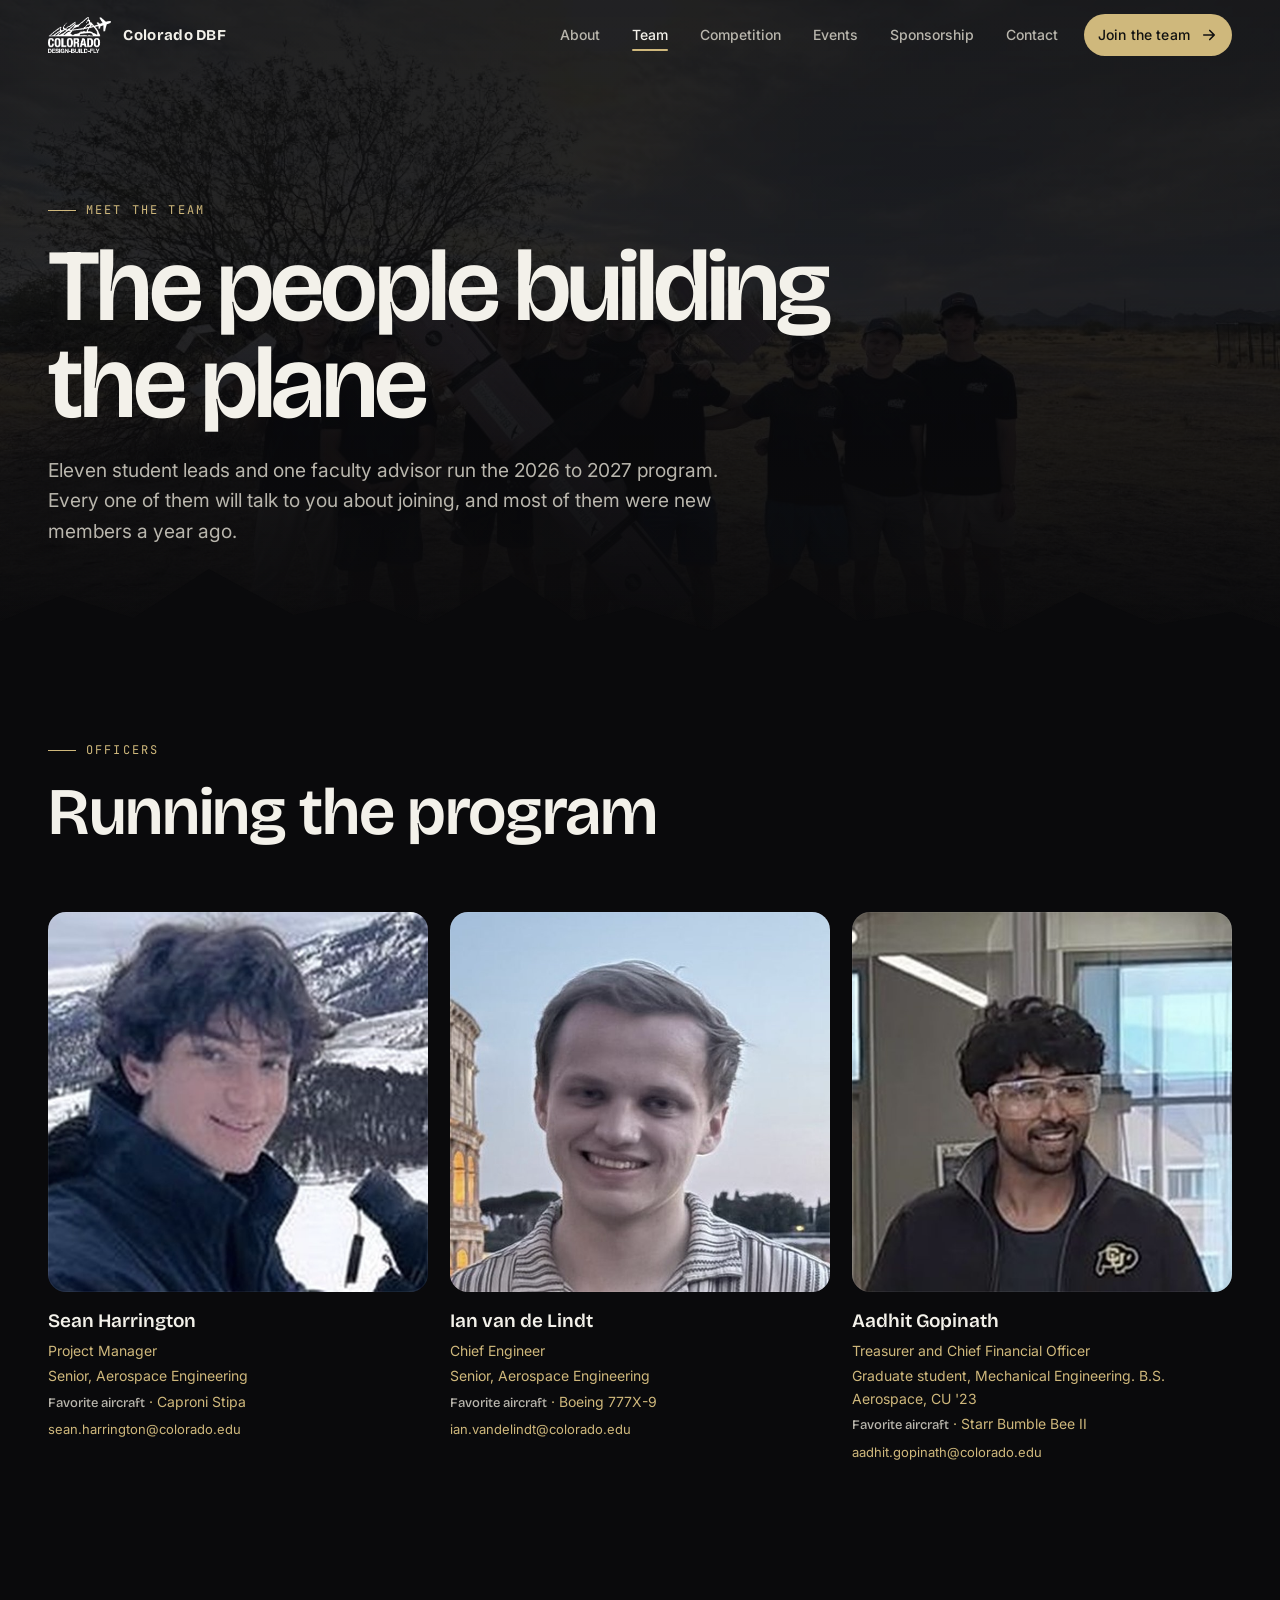
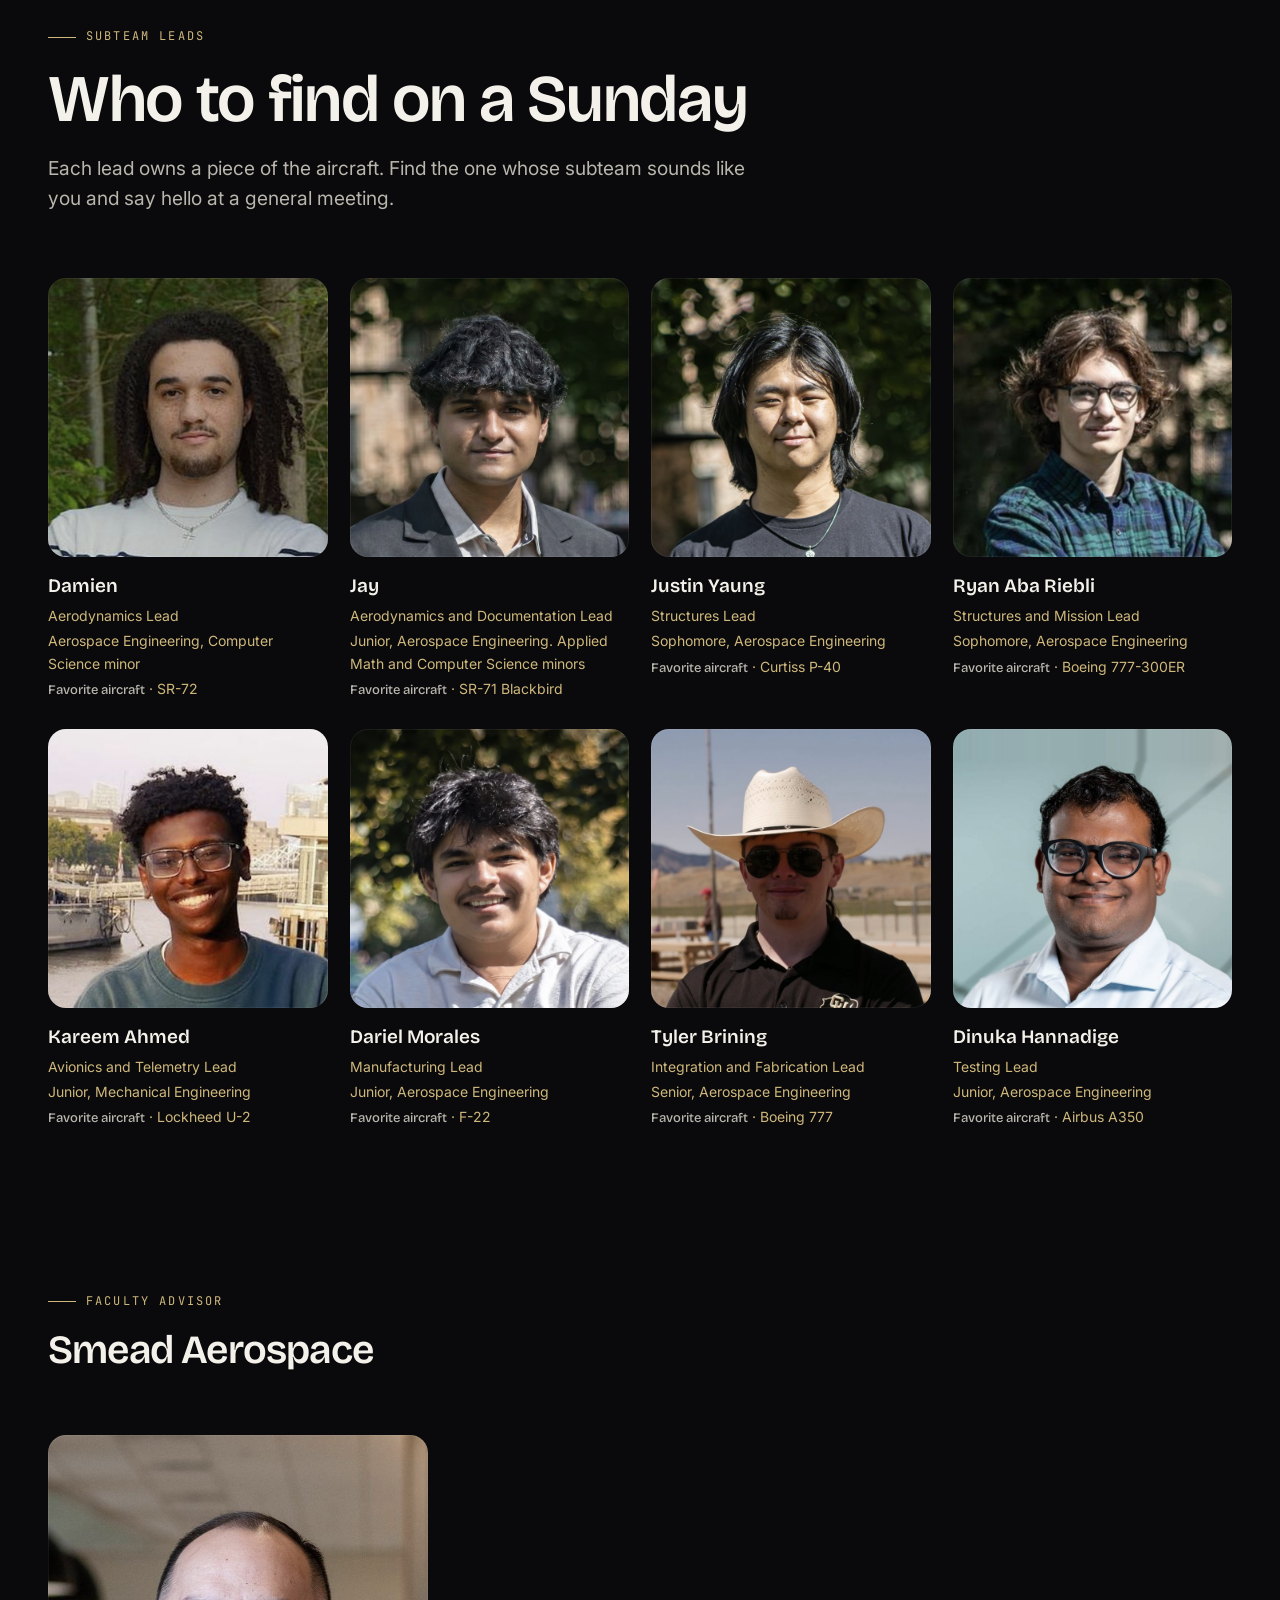
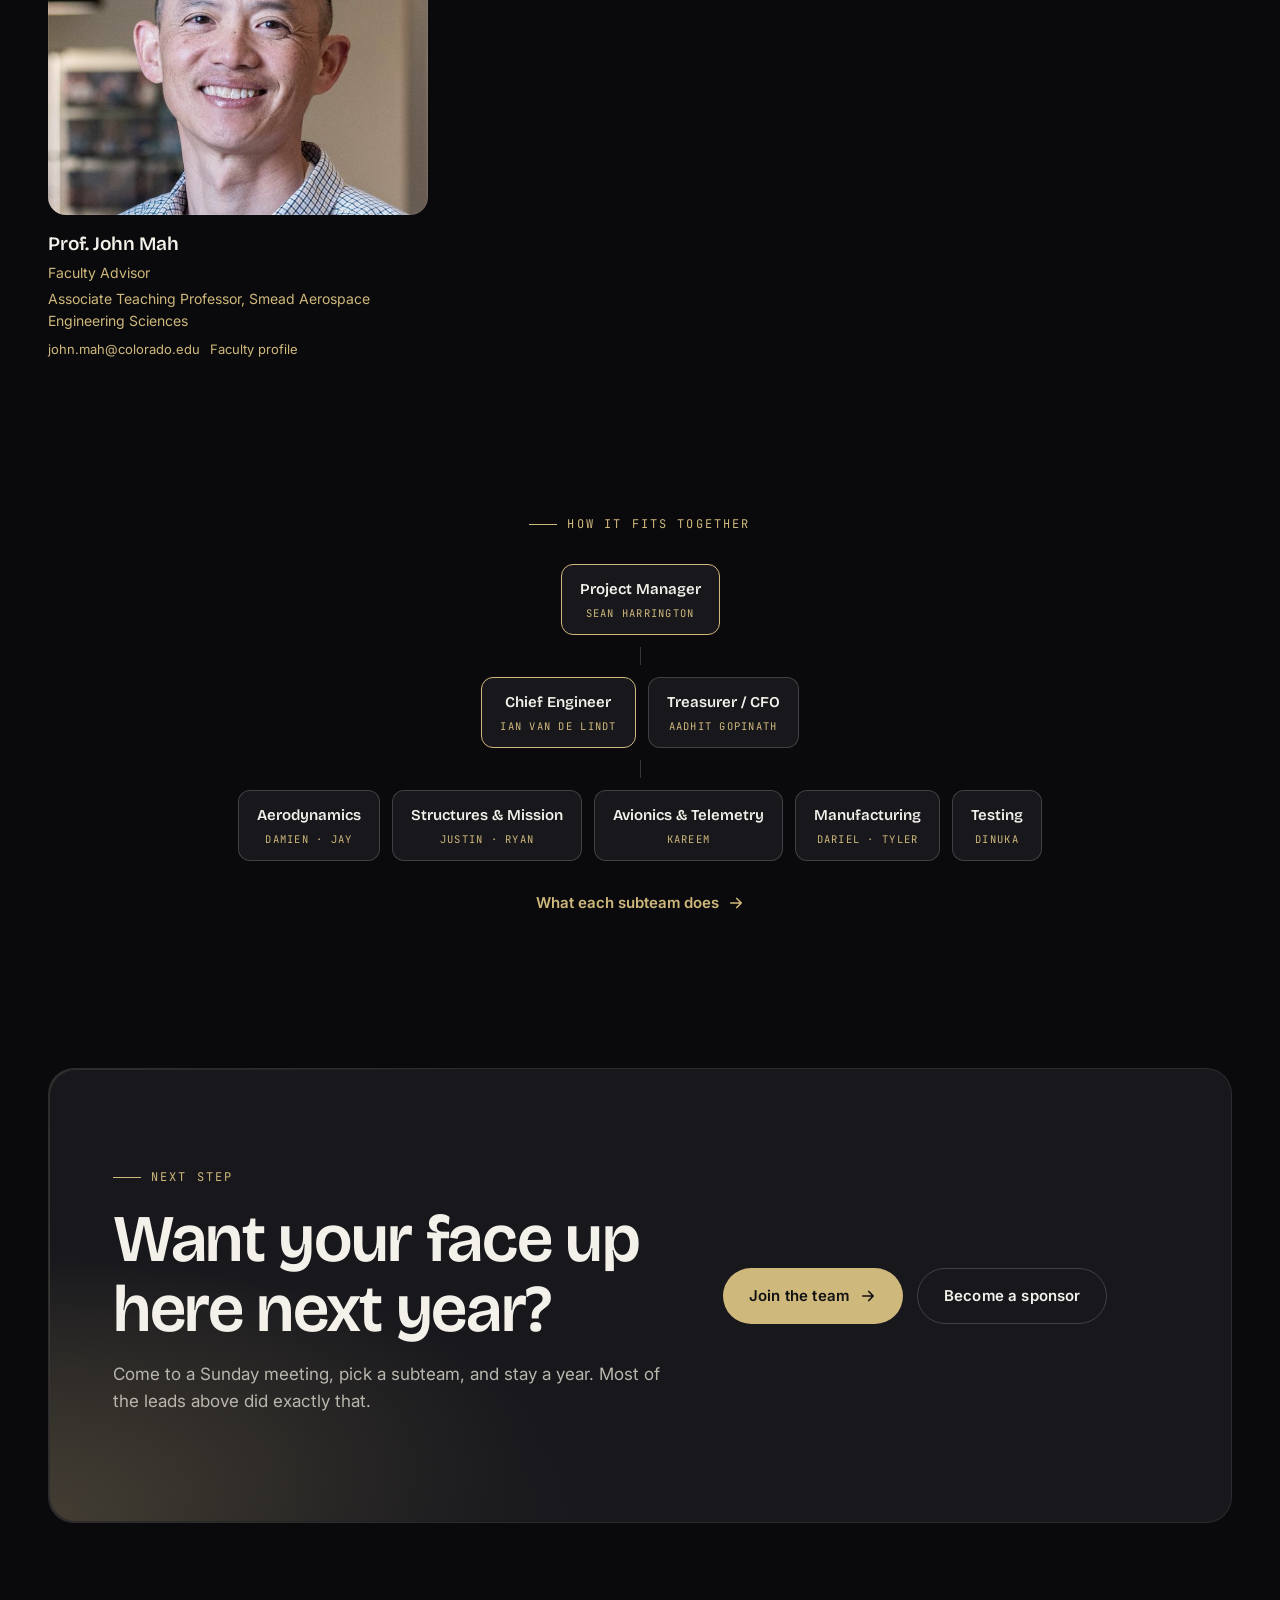
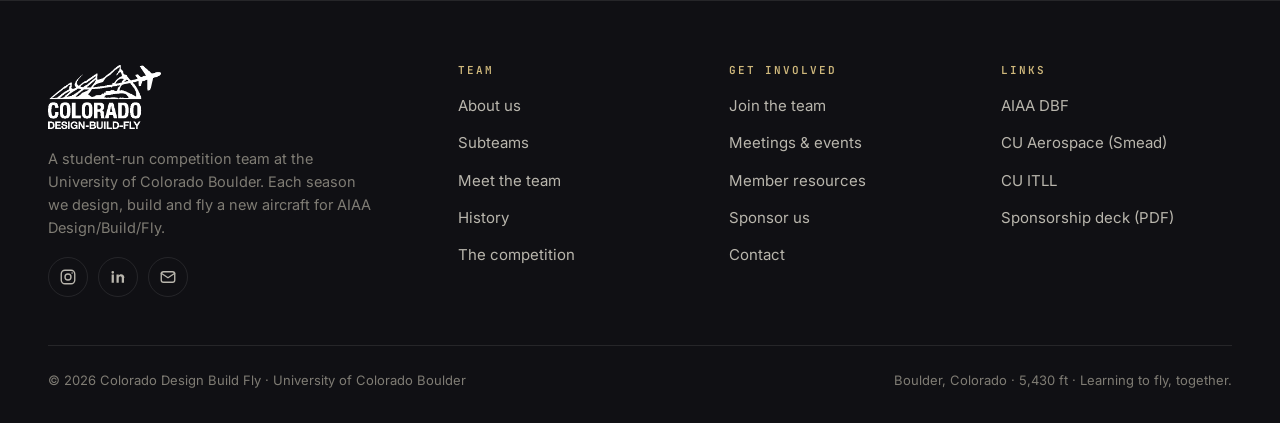
<file: team.html>
<!DOCTYPE html>
<html lang="en">
<head>
  <meta charset="utf-8">
  <meta name="viewport" content="width=device-width, initial-scale=1">
  <title>Team · Colorado Design Build Fly</title>
  <meta name="description" content="Meet the 2026-27 Colorado DBF leadership at CU Boulder: officers, subteam leads and faculty advisor.">
  <link rel="canonical" href="https://www.coloradodbf.org/team.html">
  <meta property="og:title" content="Team · Colorado Design Build Fly">
  <meta property="og:description" content="Meet the 2026-27 Colorado DBF leadership at CU Boulder: officers, subteam leads and faculty advisor.">
  <meta property="og:image" content="https://www.coloradodbf.org/assets/img/og-image.jpg">
  <meta property="og:type" content="website">
  <meta name="theme-color" content="#0a0a0c">
  <link rel="icon" type="image/png" sizes="32x32" href="assets/img/favicon-32.png">
  <link rel="icon" type="image/png" sizes="192x192" href="assets/img/favicon-192.png">
  <link rel="apple-touch-icon" href="assets/img/apple-touch-icon.png">
  <link rel="preconnect" href="https://fonts.googleapis.com">
  <link rel="preconnect" href="https://fonts.gstatic.com" crossorigin>
  <link href="https://fonts.googleapis.com/css2?family=Bricolage+Grotesque:opsz,wght@12..96,500;12..96,600;12..96,700&family=Inter:wght@400;500;600&family=JetBrains+Mono:wght@400;600&display=swap" rel="stylesheet">
  <link rel="stylesheet" href="assets/css/style.css?v=367faccb">
</head>
<body>
<a class="skip" href="#main">Skip to content</a>
<div class="progress" aria-hidden="true"></div>
<header class="nav">
  <div class="wrap">
    <a class="nav__brand" href="index.html" aria-label="Colorado DBF home">
      <img src="assets/brand/logo-white.png" alt="Colorado Design Build Fly" width="64" height="36">
      <span>Colorado DBF</span>
    </a>
    <nav class="nav__links" aria-label="Primary">
      <a href="about.html">About</a><a href="team.html">Team</a><a href="competition.html">Competition</a><a href="events.html">Events</a><a href="sponsorship.html">Sponsorship</a><a href="contact.html">Contact</a>
      <a class="btn btn--sm nav__cta" href="join.html">Join the team <svg class="arrow" width="18" height="18" viewBox="0 0 24 24" fill="none" stroke="currentColor" stroke-width="2.2" stroke-linecap="round" stroke-linejoin="round"><path d="M5 12h14M13 6l6 6-6 6"/></svg></a>
    </nav>
    <button class="nav__toggle" aria-expanded="false" aria-controls="drawer" aria-label="Menu"><span></span><span></span><span></span></button>
  </div>
</header>
<div class="drawer" id="drawer">
  <a href="index.html">Home</a><a href="about.html">About</a><a href="team.html">Team</a><a href="competition.html">Competition</a><a href="events.html">Events</a><a href="sponsorship.html">Sponsorship</a><a href="contact.html">Contact</a><a href="resources.html">Member resources</a><a href="join.html">Join the team</a>
  <div class="drawer__foot">University of Colorado Boulder · AIAA Design/Build/Fly</div>
</div>
<main id="main">
<section class="page-hero">
  <div class="page-hero__bg"><img src="assets/img/team/competition-2025.jpg" alt="The Colorado DBF team with the aircraft at the Tucson fly-off"></div>
  <div class="wrap">
    <span class="eyebrow">Meet the team</span>
    <h1 class="h-xl">The people building the plane</h1>
    <p class="lead">Eleven student leads and one faculty advisor run the 2026 to 2027 program. Every one of them will talk to you about joining, and most of them were new members a year ago.</p>
  </div>
  <svg class="flatirons" viewBox="0 0 1440 140" preserveAspectRatio="none" aria-hidden="true"><path d="M0 140 L0 98 L70 66 L150 94 L235 34 L330 90 L410 72 L480 102 L575 42 L650 98 L715 80 L800 110 L890 46 L965 98 L1050 84 L1125 112 L1215 62 L1300 102 L1385 86 L1440 106 L1440 140 Z"/></svg>
</section>

<section class="section section--tight" id="officers">
  <div class="wrap">
    <div class="section-head">
      <span class="eyebrow">Officers</span>
      <h2 class="h-lg">Running the program</h2>
    </div>
    <div class="people people--wide stagger"><div class="person"><div class="person__photo"><img src="assets/img/leads/sean-harrington.jpg" alt="Sean Harrington" loading="lazy"></div><b>Sean Harrington</b><span>Project Manager</span><span class="person__meta">Senior, Aerospace Engineering</span><span class="person__meta"><b>Favorite aircraft</b> · Caproni Stipa</span><a href="mailto:sean.harrington@colorado.edu">sean.harrington@colorado.edu</a></div><div class="person"><div class="person__photo"><img src="assets/img/leads/ian-van-de-lindt.jpg" alt="Ian van de Lindt" loading="lazy"></div><b>Ian van de Lindt</b><span>Chief Engineer</span><span class="person__meta">Senior, Aerospace Engineering</span><span class="person__meta"><b>Favorite aircraft</b> · Boeing 777X-9</span><a href="mailto:ian.vandelindt@colorado.edu">ian.vandelindt@colorado.edu</a></div><div class="person"><div class="person__photo"><img src="assets/img/leads/aadhit-gopinath.jpg" alt="Aadhit Gopinath" loading="lazy"></div><b>Aadhit Gopinath</b><span>Treasurer and Chief Financial Officer</span><span class="person__meta">Graduate student, Mechanical Engineering. B.S. Aerospace, CU '23</span><span class="person__meta"><b>Favorite aircraft</b> · Starr Bumble Bee II</span><a href="mailto:aadhit.gopinath@colorado.edu">aadhit.gopinath@colorado.edu</a></div></div>
  </div>
</section>

<section class="section section--tight" id="leads">
  <div class="wrap">
    <div class="section-head">
      <span class="eyebrow">Subteam leads</span>
      <h2 class="h-lg">Who to find on a Sunday</h2>
      <p class="lead">Each lead owns a piece of the aircraft. Find the one whose subteam sounds like you and say hello at a general meeting.</p>
    </div>
    <div class="people stagger"><div class="person"><div class="person__photo"><img src="assets/img/leads/damien.jpg" alt="Damien" loading="lazy"></div><b>Damien</b><span>Aerodynamics Lead</span><span class="person__meta">Aerospace Engineering, Computer Science minor</span><span class="person__meta"><b>Favorite aircraft</b> · SR-72</span></div><div class="person"><div class="person__photo"><img src="assets/img/leads/jay.jpg" alt="Jay" loading="lazy"></div><b>Jay</b><span>Aerodynamics and Documentation Lead</span><span class="person__meta">Junior, Aerospace Engineering. Applied Math and Computer Science minors</span><span class="person__meta"><b>Favorite aircraft</b> · SR-71 Blackbird</span></div><div class="person"><div class="person__photo"><img src="assets/img/leads/justin-yaung.jpg" alt="Justin Yaung" loading="lazy"></div><b>Justin Yaung</b><span>Structures Lead</span><span class="person__meta">Sophomore, Aerospace Engineering</span><span class="person__meta"><b>Favorite aircraft</b> · Curtiss P-40</span></div><div class="person"><div class="person__photo"><img src="assets/img/leads/ryan-aba-riebli.jpg" alt="Ryan Aba Riebli" loading="lazy"></div><b>Ryan Aba Riebli</b><span>Structures and Mission Lead</span><span class="person__meta">Sophomore, Aerospace Engineering</span><span class="person__meta"><b>Favorite aircraft</b> · Boeing 777-300ER</span></div><div class="person"><div class="person__photo"><img src="assets/img/leads/kareem-ahmed.jpg" alt="Kareem Ahmed" loading="lazy"></div><b>Kareem Ahmed</b><span>Avionics and Telemetry Lead</span><span class="person__meta">Junior, Mechanical Engineering</span><span class="person__meta"><b>Favorite aircraft</b> · Lockheed U-2</span></div><div class="person"><div class="person__photo"><img src="assets/img/leads/dariel-morales.jpg" alt="Dariel Morales" loading="lazy"></div><b>Dariel Morales</b><span>Manufacturing Lead</span><span class="person__meta">Junior, Aerospace Engineering</span><span class="person__meta"><b>Favorite aircraft</b> · F-22</span></div><div class="person"><div class="person__photo"><img src="assets/img/leads/tyler-brining.jpg" alt="Tyler Brining" loading="lazy"></div><b>Tyler Brining</b><span>Integration and Fabrication Lead</span><span class="person__meta">Senior, Aerospace Engineering</span><span class="person__meta"><b>Favorite aircraft</b> · Boeing 777</span></div><div class="person"><div class="person__photo"><img src="assets/img/leads/dinuka-hannadige.jpg" alt="Dinuka Hannadige" loading="lazy"></div><b>Dinuka Hannadige</b><span>Testing Lead</span><span class="person__meta">Junior, Aerospace Engineering</span><span class="person__meta"><b>Favorite aircraft</b> · Airbus A350</span></div></div>
  </div>
</section>

<section class="section section--tight" id="advisor">
  <div class="wrap">
    <div class="section-head">
      <span class="eyebrow">Faculty advisor</span>
      <h2 class="h-md">Smead Aerospace</h2>
    </div>
    <div class="people people--wide stagger"><div class="person"><div class="person__photo"><img src="assets/img/leads/john-mah.jpg" alt="Prof. John Mah" loading="lazy"></div><b>Prof. John Mah</b><span>Faculty Advisor</span><span class="person__meta">Associate Teaching Professor, Smead Aerospace Engineering Sciences</span><a href="mailto:john.mah@colorado.edu">john.mah@colorado.edu</a><a href="https://www.colorado.edu/aerospace/john-mah" target="_blank" rel="noopener" style="margin-left:10px">Faculty profile</a></div></div>
  </div>
</section>

<section class="section section--tight">
  <div class="wrap">
    <div class="org" data-reveal>
      <span class="eyebrow">How it fits together</span>
      <div class="org__box org__box--top">Project Manager<small>Sean Harrington</small></div>
      <div class="org__line"></div>
      <div class="org__row"><div class="org__box org__box--top">Chief Engineer<small>Ian van de Lindt</small></div><div class="org__box">Treasurer / CFO<small>Aadhit Gopinath</small></div></div>
      <div class="org__line"></div>
      <div class="org__row"><div class="org__box">Aerodynamics<small>Damien · Jay</small></div><div class="org__box">Structures &amp; Mission<small>Justin · Ryan</small></div><div class="org__box">Avionics &amp; Telemetry<small>Kareem</small></div><div class="org__box">Manufacturing<small>Dariel · Tyler</small></div><div class="org__box">Testing<small>Dinuka</small></div></div>
      <a class="link-arrow" style="margin-top:18px" href="about.html#subteams">What each subteam does <svg class="arrow" width="18" height="18" viewBox="0 0 24 24" fill="none" stroke="currentColor" stroke-width="2.2" stroke-linecap="round" stroke-linejoin="round"><path d="M5 12h14M13 6l6 6-6 6"/></svg></a>
    </div>
  </div>
</section>
<section class="section section--tight">
  <div class="wrap">
    <div class="cta" data-reveal>
      <div class="cta__grid">
        <div>
          <span class="eyebrow">Next step</span>
          <h2 class="h-lg">Want your face up here next year?</h2>
          <p style="margin-top:16px">Come to a Sunday meeting, pick a subteam, and stay a year. Most of the leads above did exactly that.</p>
        </div>
        <div class="btn-row">
          <a class="btn" href="join.html">Join the team <svg class="arrow" width="18" height="18" viewBox="0 0 24 24" fill="none" stroke="currentColor" stroke-width="2.2" stroke-linecap="round" stroke-linejoin="round"><path d="M5 12h14M13 6l6 6-6 6"/></svg></a>
          <a class="btn btn--ghost" href="sponsorship.html">Become a sponsor</a>
        </div>
      </div>
    </div>
  </div>
</section>
</main>
<footer class="footer">
  <div class="wrap">
    <div class="footer__grid">
      <div class="footer__brand">
        <img src="assets/brand/logo-white.png" alt="Colorado Design Build Fly">
        <p>A student-run competition team at the University of Colorado Boulder. Each season we design, build and fly a new aircraft for AIAA Design/Build/Fly.</p>
        <div class="social">
          <a href="https://www.instagram.com/coloradodbf/" target="_blank" rel="noopener" aria-label="Instagram"><svg viewBox="0 0 24 24" fill="none" stroke="currentColor" stroke-width="1.8" stroke-linecap="round" stroke-linejoin="round"><rect x="3" y="3" width="18" height="18" rx="5"/><circle cx="12" cy="12" r="4"/><circle cx="17.5" cy="6.5" r="1" fill="currentColor" stroke="none"/></svg></a>
          <a href="https://www.linkedin.com/company/colorado-dbf/" target="_blank" rel="noopener" aria-label="LinkedIn"><svg viewBox="0 0 24 24" fill="currentColor"><path d="M6.5 8.5h-3v11h3v-11zM5 4a1.75 1.75 0 1 0 0 3.5A1.75 1.75 0 0 0 5 4zm15.5 9.2c0-3.1-1.7-4.9-4.3-4.9-1.6 0-2.7.8-3.2 1.7V8.5h-3v11h3v-5.8c0-1.6.7-2.6 2.1-2.6 1.3 0 1.9.9 1.9 2.6v5.8h3v-6.3z"/></svg></a>
          <a href="mailto:dbf@colorado.edu" aria-label="Email"><svg viewBox="0 0 24 24" fill="none" stroke="currentColor" stroke-width="1.8" stroke-linecap="round" stroke-linejoin="round"><rect x="3" y="5" width="18" height="14" rx="3"/><path d="m3 7 9 6 9-6"/></svg></a>
        </div>
      </div>
      <div>
        <h4>Team</h4>
        <ul>
          <li><a href="about.html">About us</a></li>
          <li><a href="about.html#subteams">Subteams</a></li>
          <li><a href="team.html">Meet the team</a></li>
          <li><a href="about.html#history">History</a></li>
          <li><a href="competition.html">The competition</a></li>
        </ul>
      </div>
      <div>
        <h4>Get involved</h4>
        <ul>
          <li><a href="join.html">Join the team</a></li>
          <li><a href="events.html">Meetings &amp; events</a></li>
          <li><a href="resources.html">Member resources</a></li>
          <li><a href="sponsorship.html">Sponsor us</a></li>
          <li><a href="contact.html">Contact</a></li>
        </ul>
      </div>
      <div>
        <h4>Links</h4>
        <ul>
          <li><a href="https://www.aiaa.org/dbf" target="_blank" rel="noopener">AIAA DBF</a></li>
          <li><a href="https://www.colorado.edu/aerospace/" target="_blank" rel="noopener">CU Aerospace (Smead)</a></li>
          <li><a href="https://www.colorado.edu/itll/" target="_blank" rel="noopener">CU ITLL</a></li>
          <li><a href="assets/docs/Colorado-DBF-Partnership-Proposal-2026-27.pdf" target="_blank" rel="noopener">Sponsorship deck (PDF)</a></li>
        </ul>
      </div>
    </div>
    <div class="footer__bottom">
      <span>&copy; <span data-year>2026</span> Colorado Design Build Fly · University of Colorado Boulder</span>
      <span>Boulder, Colorado · 5,430 ft · Learning to fly, together.</span>
    </div>
  </div>
</footer>
<script src="assets/js/main.js?v=4a335173" defer></script>
</body>
</html>
</file>
<file: assets/css/style.css>
/* ==========================================================================
   Colorado Design Build Fly  |  site stylesheet
   Dark, gold-accented look built around the black/white team logo and
   CU Boulder gold (#CFB87C). Single stylesheet, no build step.
   ========================================================================== */

:root {
  --bg: #0a0a0c;
  --bg-2: #101014;
  --surface: #17171c;
  --surface-2: #1f1f26;
  --line: rgba(255, 255, 255, 0.09);
  --line-strong: rgba(255, 255, 255, 0.18);
  --text: #f3f1ea;
  --text-2: #b9b6ad;
  --muted: #7f7c74;
  --gold: #cfb87c;
  --gold-2: #e8d59c;
  --gold-dim: rgba(207, 184, 124, 0.14);
  --sky: #8ec5ff;
  --danger: #ff6b6b;

  --font-display: "Bricolage Grotesque", "Inter", system-ui, sans-serif;
  --font-body: "Inter", system-ui, -apple-system, "Segoe UI", sans-serif;
  --font-mono: "JetBrains Mono", ui-monospace, SFMono-Regular, Menlo, monospace;

  --radius: 18px;
  --radius-sm: 10px;
  --gutter: clamp(16px, 4vw, 48px);
  --max: 1240px;
  --nav-h: 72px;

  --ease-out: cubic-bezier(0.16, 1, 0.3, 1);
  --ease-in-out: cubic-bezier(0.65, 0, 0.35, 1);
  --dur: 0.7s;
}

/* ---------- reset ---------- */
*, *::before, *::after { box-sizing: border-box; }
html { scroll-behavior: smooth; -webkit-text-size-adjust: 100%; overflow-x: clip; }
body {
  margin: 0;
  background: var(--bg);
  color: var(--text);
  font-family: var(--font-body);
  font-size: 17px;
  line-height: 1.6;
  -webkit-font-smoothing: antialiased;
  overflow-x: clip;
}
img, svg, video { display: block; max-width: 100%; }
a { color: inherit; text-decoration: none; }
button { font: inherit; color: inherit; background: none; border: 0; cursor: pointer; }
h1, h2, h3, h4 { font-family: var(--font-display); font-weight: 600; line-height: 1.05; margin: 0; letter-spacing: -0.02em; }
p { margin: 0 0 1em; }
ul { margin: 0; padding: 0; list-style: none; }
::selection { background: var(--gold); color: #111; }

/* ---------- layout helpers ---------- */
.wrap { width: min(var(--max), 100% - 2 * var(--gutter)); margin-inline: auto; }
.section { padding-block: clamp(72px, 10vw, 140px); position: relative; }
.section--tight { padding-block: clamp(48px, 6vw, 88px); }
.section--flush { padding-top: 0; }
.grid { display: grid; gap: clamp(20px, 3vw, 40px); }
.grid-2 { grid-template-columns: repeat(2, minmax(0, 1fr)); }
.grid-3 { grid-template-columns: repeat(3, minmax(0, 1fr)); }
.grid-4 { grid-template-columns: repeat(4, minmax(0, 1fr)); }
@media (max-width: 960px) { .grid-3, .grid-4 { grid-template-columns: repeat(2, minmax(0, 1fr)); } }
@media (max-width: 640px) { .grid-2, .grid-3, .grid-4 { grid-template-columns: 1fr; } }

.eyebrow {
  font-family: var(--font-mono);
  font-size: 12px;
  letter-spacing: 0.18em;
  text-transform: uppercase;
  color: var(--gold);
  display: inline-flex;
  align-items: center;
  gap: 10px;
  margin-bottom: 18px;
}
.eyebrow::before { content: ""; width: 28px; height: 1px; background: var(--gold); }
.h-xl { font-size: clamp(44px, 8vw, 112px); line-height: 0.95; letter-spacing: -0.035em; }
.h-lg { font-size: clamp(36px, 5.2vw, 68px); }
.h-md { font-size: clamp(26px, 3.2vw, 40px); }
.h-sm { font-size: clamp(20px, 2vw, 24px); }
.lead { font-size: clamp(18px, 1.5vw, 21px); color: var(--text-2); max-width: 60ch; }
.muted { color: var(--muted); }
.gold { color: var(--gold); }
.mono { font-family: var(--font-mono); }
.section-head { max-width: 760px; margin-bottom: clamp(36px, 5vw, 64px); }
.section-head p { margin-top: 18px; }
.center { text-align: center; }
.center .section-head { margin-inline: auto; }
.center .eyebrow { justify-content: center; }

/* ---------- buttons ---------- */
.btn {
  --btn-bg: var(--gold);
  --btn-fg: #111;
  position: relative;
  display: inline-flex;
  align-items: center;
  gap: 10px;
  padding: 15px 26px;
  border-radius: 999px;
  background: var(--btn-bg);
  color: var(--btn-fg);
  font-weight: 600;
  font-size: 15px;
  letter-spacing: 0.01em;
  overflow: hidden;
  isolation: isolate;
  transition: transform 0.35s var(--ease-out), box-shadow 0.35s var(--ease-out), color 0.3s;
  will-change: transform;
}
.btn::after {
  content: "";
  position: absolute;
  inset: 0;
  background: var(--gold-2);
  transform: translateY(101%);
  transition: transform 0.45s var(--ease-out);
  z-index: -1;
  border-radius: inherit;
}
.btn:hover::after { transform: translateY(0); }
.btn:hover { transform: translateY(-2px); box-shadow: 0 14px 34px -12px rgba(207, 184, 124, 0.55); }
.btn .arrow { transition: transform 0.35s var(--ease-out); }
.btn:hover .arrow { transform: translateX(4px); }
.btn--ghost {
  --btn-bg: transparent;
  --btn-fg: var(--text);
  border: 1px solid var(--line-strong);
}
.btn--ghost::after { background: rgba(255, 255, 255, 0.08); }
.btn--ghost:hover { box-shadow: none; border-color: rgba(255, 255, 255, 0.35); }
.btn--sm { padding: 11px 18px; font-size: 14px; }
.btn-row { display: flex; flex-wrap: wrap; gap: 14px; }

.link-arrow {
  display: inline-flex; align-items: center; gap: 8px;
  color: var(--gold); font-weight: 600; font-size: 15px;
}
.link-arrow svg { transition: transform 0.3s var(--ease-out); }
.link-arrow:hover svg { transform: translateX(4px); }

/* ---------- nav ---------- */
.nav {
  position: fixed; inset: 0 0 auto 0; z-index: 100;
  height: var(--nav-h);
  display: flex; align-items: center;
  transition: background 0.4s, backdrop-filter 0.4s, border-color 0.4s, transform 0.5s var(--ease-out);
  border-bottom: 1px solid transparent;
}
.nav.is-scrolled {
  background: rgba(10, 10, 12, 0.72);
  backdrop-filter: blur(18px) saturate(140%);
  -webkit-backdrop-filter: blur(18px) saturate(140%);
  border-color: var(--line);
}
.nav.is-hidden { transform: translateY(-100%); }
.nav .wrap { display: flex; align-items: center; justify-content: space-between; gap: 24px; }
.nav__brand { display: flex; align-items: center; gap: 12px; }
.nav__brand img { height: 36px; width: auto; }
.nav__brand span { font-family: var(--font-display); font-weight: 700; font-size: 15px; letter-spacing: 0.02em; }
.nav__links { display: flex; align-items: center; gap: 4px; }
.nav__links a {
  position: relative; padding: 10px 14px; font-size: 14px; font-weight: 500;
  color: var(--text-2); border-radius: 999px; transition: color 0.25s, background 0.25s;
}
.nav__links a:hover { color: var(--text); background: rgba(255, 255, 255, 0.06); }
.nav__links .btn, .nav__links .btn:hover { color: #111; background: var(--gold); }
.nav__links a:not(.btn)[aria-current="page"] { color: var(--text); }
.nav__links a:not(.btn)[aria-current="page"]::after {
  content: ""; position: absolute; left: 14px; right: 14px; bottom: 6px; height: 2px;
  background: var(--gold); border-radius: 2px;
}
.nav__cta { margin-left: 8px; }
.nav__toggle {
  display: none; width: 44px; height: 44px; border-radius: 12px;
  align-items: center; justify-content: center; flex-direction: column; gap: 5px;
  border: 1px solid var(--line);
}
.nav__toggle span { width: 18px; height: 2px; background: var(--text); border-radius: 2px; transition: transform 0.35s var(--ease-out), opacity 0.2s; }
.nav__toggle[aria-expanded="true"] span:nth-child(1) { transform: translateY(7px) rotate(45deg); }
.nav__toggle[aria-expanded="true"] span:nth-child(2) { opacity: 0; }
.nav__toggle[aria-expanded="true"] span:nth-child(3) { transform: translateY(-7px) rotate(-45deg); }

.drawer {
  position: fixed; inset: 0; z-index: 90; background: var(--bg);
  display: flex; flex-direction: column; justify-content: center; padding: var(--gutter);
  clip-path: inset(0 0 100% 0);
  transition: clip-path 0.6s var(--ease-in-out);
}
.drawer.is-open { clip-path: inset(0 0 0 0); }
.drawer a {
  font-family: var(--font-display); font-size: clamp(28px, 7vw, 44px); font-weight: 600;
  padding: 8px 0; border-bottom: 1px solid var(--line);
  opacity: 0; transform: translateY(24px);
  transition: opacity 0.5s var(--ease-out), transform 0.5s var(--ease-out);
}
.drawer.is-open a { opacity: 1; transform: none; }
.drawer.is-open a:nth-child(1) { transition-delay: 0.15s; }
.drawer.is-open a:nth-child(2) { transition-delay: 0.2s; }
.drawer.is-open a:nth-child(3) { transition-delay: 0.25s; }
.drawer.is-open a:nth-child(4) { transition-delay: 0.3s; }
.drawer.is-open a:nth-child(5) { transition-delay: 0.35s; }
.drawer.is-open a:nth-child(6) { transition-delay: 0.4s; }
.drawer.is-open a:nth-child(7) { transition-delay: 0.45s; }
.drawer.is-open a:nth-child(8) { transition-delay: 0.5s; }
.drawer.is-open a:nth-child(9) { transition-delay: 0.55s; }
.drawer a[aria-current="page"] { color: var(--gold); }
.drawer__foot { margin-top: 32px; color: var(--muted); font-size: 14px; }
@media (max-width: 900px) {
  .nav__links { display: none; }
  .nav__toggle { display: inline-flex; }
}

/* ---------- hero ---------- */
.hero {
  position: relative; min-height: 100svh; display: grid; align-items: end;
  padding-top: var(--nav-h); overflow: hidden; isolation: isolate;
}
.hero__media { position: absolute; inset: 0; z-index: -2; }
.hero__media img {
  width: 100%; height: 100%; object-fit: cover; object-position: 50% 30%;
  transform: scale(1.12);
  animation: heroZoom 2.4s var(--ease-out) forwards;
  will-change: transform;
}
@keyframes heroZoom { to { transform: scale(1); } }
.hero__shade {
  position: absolute; inset: 0; z-index: -1;
  background:
    linear-gradient(to top, rgba(10, 10, 12, 1) 0%, rgba(10, 10, 12, 0.7) 32%, rgba(10, 10, 12, 0.25) 65%, rgba(10, 10, 12, 0.55) 100%),
    radial-gradient(60% 50% at 20% 80%, rgba(207, 184, 124, 0.12), transparent 70%);
}
.hero__inner { position: relative; z-index: 2; padding-bottom: calc(clamp(44px, 9vw, 130px) + 40px); }
.hero__title { color: #fff; }
.hero__title .line { display: block; overflow: hidden; }
.hero__title .line > span { display: inline-block; transform: translateY(110%); animation: riseIn 1.1s var(--ease-out) forwards; }
.hero__title .line:nth-child(2) > span { animation-delay: 0.12s; }
.hero__title .line:nth-child(3) > span { animation-delay: 0.24s; }
.hero__title em { font-style: normal; color: var(--gold); }
@keyframes riseIn { to { transform: translateY(0); } }
.hero__sub { margin-top: 26px; max-width: 54ch; color: var(--text-2); font-size: clamp(17px, 1.6vw, 20px); opacity: 0; animation: fadeUp 1s 0.5s var(--ease-out) forwards; }
.hero__cta { margin-top: 34px; opacity: 0; animation: fadeUp 1s 0.7s var(--ease-out) forwards; }
@keyframes fadeUp { from { opacity: 0; transform: translateY(18px); } to { opacity: 1; transform: none; } }
.hero__meta {
  display: flex; flex-wrap: wrap; gap: 28px 44px; margin-top: 56px; padding-top: 28px;
  border-top: 1px solid rgba(255, 255, 255, 0.14);
  opacity: 0; animation: fadeUp 1s 0.9s var(--ease-out) forwards;
}
.hero__meta div { display: flex; flex-direction: column; gap: 4px; }
.hero__meta b { font-family: var(--font-display); font-size: 30px; font-weight: 600; color: #fff; line-height: 1; }
.hero__meta small { font-family: var(--font-mono); font-size: 11px; letter-spacing: 0.14em; text-transform: uppercase; color: var(--text-2); }
.hero__meta--count { align-items: flex-end; gap: 28px 48px; }
.hero__meta .countdown { display: flex; flex-direction: column; gap: 14px; }
.countdown__label { font-family: var(--font-mono); font-size: 11px; letter-spacing: 0.14em; text-transform: uppercase; color: var(--gold); }
.hero__meta .countdown__units { display: flex; flex-direction: row; gap: 28px; }
.hero__meta .countdown__units b { font-variant-numeric: tabular-nums; min-width: 2ch; }
.hero__meet { padding-left: 40px; border-left: 1px solid rgba(255, 255, 255, 0.18); align-self: stretch; justify-content: flex-end; }
@media (max-width: 720px) { .hero__meta .countdown__units { gap: 20px; } .hero__meet { padding-left: 0; border-left: 0; } }
.hero__scroll {
  position: absolute; right: var(--gutter); bottom: calc(clamp(44px, 9vw, 130px) + 24px); z-index: 2;
  font-family: var(--font-mono); font-size: 11px; letter-spacing: 0.18em; text-transform: uppercase; color: var(--text-2);
  display: flex; align-items: center; gap: 12px; opacity: 0; animation: fadeUp 1s 1.2s var(--ease-out) forwards;
}
.hero__scroll i { width: 1px; height: 48px; background: linear-gradient(var(--gold), transparent); position: relative; overflow: hidden; }
.hero__scroll i::after { content: ""; position: absolute; inset: 0; background: #fff; transform: translateY(-100%); animation: scrollHint 1.8s var(--ease-in-out) infinite; }
@keyframes scrollHint { 0% { transform: translateY(-100%); } 60% { transform: translateY(100%); } 100% { transform: translateY(100%); } }
@media (max-width: 720px) { .hero__scroll { display: none; } .hero__meta b { font-size: 24px; } }

/* page hero (interior pages) */
.page-hero { position: relative; padding: calc(var(--nav-h) + clamp(56px, 10vw, 120px)) 0 clamp(48px, 7vw, 96px); overflow: hidden; }
.page-hero__bg { position: absolute; inset: 0; z-index: -1; }
.page-hero__bg img { width: 100%; height: 100%; object-fit: cover; opacity: 0.32; transform: scale(1.06); animation: heroZoom 2s var(--ease-out) forwards; }
.page-hero__bg::after { content: ""; position: absolute; inset: 0; background: linear-gradient(to top, var(--bg) 0%, rgba(10, 10, 12, 0.6) 55%, rgba(10, 10, 12, 0.7) 100%); }
.page-hero .h-xl { max-width: 14ch; }
.page-hero .lead { margin-top: 22px; }

/* airflow canvas over the hero */
.hero__flow { position: absolute; inset: 0; z-index: -1; width: 100%; height: 100%; opacity: 0.55; mix-blend-mode: screen; pointer-events: none; }

/* custom cursor (pointer devices only) */
.cursor { position: fixed; left: 0; top: 0; width: 12px; height: 12px; border-radius: 50%; background: var(--gold); pointer-events: none; z-index: 300; transform: translate(-50%, -50%); transition: width 0.3s var(--ease-out), height 0.3s var(--ease-out), background 0.3s, opacity 0.3s; mix-blend-mode: difference; opacity: 0; }
.cursor-ring { position: fixed; left: 0; top: 0; width: 36px; height: 36px; border-radius: 50%; border: 1px solid rgba(207, 184, 124, 0.6); pointer-events: none; z-index: 300; transform: translate(-50%, -50%); transition: width 0.35s var(--ease-out), height 0.35s var(--ease-out), border-color 0.3s, opacity 0.3s; opacity: 0; }
body.has-cursor .cursor, body.has-cursor .cursor-ring { opacity: 1; }
body.has-cursor.cursor-link .cursor { width: 6px; height: 6px; }
body.has-cursor.cursor-link .cursor-ring { width: 56px; height: 56px; border-color: var(--gold); }
body.has-cursor.cursor-media .cursor-ring { width: 84px; height: 84px; border-color: transparent; background: rgba(207, 184, 124, 0.9); }
body.has-cursor.cursor-media .cursor-ring::after { content: "Drag"; position: absolute; inset: 0; display: grid; place-items: center; font-family: var(--font-mono); font-size: 11px; letter-spacing: 0.14em; text-transform: uppercase; color: #111; }
@media (hover: none), (pointer: coarse) { .cursor, .cursor-ring { display: none; } }

/* ---------- reveal on scroll ---------- */
[data-reveal] { opacity: 0; transform: translateY(28px); transition: opacity var(--dur) var(--ease-out), transform var(--dur) var(--ease-out); transition-delay: var(--d, 0s); }
[data-reveal="left"] { transform: translateX(-32px); }
[data-reveal="right"] { transform: translateX(32px); }
[data-reveal="scale"] { transform: scale(0.94); }
[data-reveal].is-in { opacity: 1; transform: none; }
.stagger > * { opacity: 0; transform: translateY(24px); transition: opacity var(--dur) var(--ease-out), transform var(--dur) var(--ease-out); }
.stagger.is-in > * { opacity: 1; transform: none; }
.stagger.is-in > *:nth-child(1) { transition-delay: 0.05s; }
.stagger.is-in > *:nth-child(2) { transition-delay: 0.13s; }
.stagger.is-in > *:nth-child(3) { transition-delay: 0.21s; }
.stagger.is-in > *:nth-child(4) { transition-delay: 0.29s; }
.stagger.is-in > *:nth-child(5) { transition-delay: 0.37s; }
.stagger.is-in > *:nth-child(6) { transition-delay: 0.45s; }
.stagger.is-in > *:nth-child(7) { transition-delay: 0.53s; }
.stagger.is-in > *:nth-child(8) { transition-delay: 0.61s; }
.stagger.is-in > *:nth-child(9) { transition-delay: 0.69s; }
.stagger.is-in > *:nth-child(n+10) { transition-delay: 0.75s; }

/* ---------- marquee ---------- */
.marquee { overflow: hidden; border-block: 1px solid var(--line); padding: 18px 0; background: var(--bg-2); }
.marquee__track { display: flex; gap: 48px; width: max-content; animation: marquee 32s linear infinite; }
.marquee:hover .marquee__track { animation-play-state: paused; }
.marquee__track span { font-family: var(--font-display); font-size: clamp(18px, 2vw, 24px); font-weight: 600; white-space: nowrap; color: var(--text-2); display: inline-flex; align-items: center; gap: 48px; }
.marquee__track span::after { content: "✦"; color: var(--gold); font-size: 14px; }
@keyframes marquee { to { transform: translateX(-50%); } }

/* ---------- split / feature ---------- */
.split { display: grid; grid-template-columns: 1.05fr 1fr; gap: clamp(32px, 6vw, 96px); align-items: center; }
.split--rev { grid-template-columns: 1fr 1.05fr; }
.split--rev .split__media { order: 2; }
@media (max-width: 860px) { .split, .split--rev { grid-template-columns: 1fr; } .split--rev .split__media { order: 0; } }
.split__media { position: relative; }
.media {
  position: relative; border-radius: var(--radius); overflow: hidden; background: var(--surface);
  aspect-ratio: 4 / 3;
}
.media img { width: 100%; height: 100%; object-fit: cover; transition: transform 1.2s var(--ease-out); }
.media:hover img { transform: scale(1.04); }
.media--tall { aspect-ratio: 3 / 4; }
.media--wide { aspect-ratio: 16 / 9; }
.media--frame { clip-path: inset(0 0 0 0 round var(--radius)); }
.media__tag {
  position: absolute; left: 16px; bottom: 16px; padding: 8px 12px; border-radius: 999px;
  background: rgba(10, 10, 12, 0.65); backdrop-filter: blur(8px); -webkit-backdrop-filter: blur(8px);
  font-family: var(--font-mono); font-size: 11px; letter-spacing: 0.14em; text-transform: uppercase; color: #fff;
}
.media--reveal { clip-path: inset(0 100% 0 0 round var(--radius)); transition: clip-path 1.1s var(--ease-out); }
.media--reveal.is-in, .is-in .media--reveal { clip-path: inset(0 0 0 0 round var(--radius)); }
.sticker {
  position: absolute; right: -14px; top: -14px; width: 118px; height: 118px; border-radius: 50%;
  background: var(--gold); color: #111; display: grid; place-items: center; text-align: center;
  font-family: var(--font-display); font-weight: 700; font-size: 14px; line-height: 1.1; padding: 12px;
  animation: spin 18s linear infinite; box-shadow: 0 20px 40px -20px rgba(0,0,0,0.6);
}
.sticker b { font-size: 30px; display: block; }
@keyframes spin { to { transform: rotate(360deg); } }
.sticker--still { animation: none; }
@media (max-width: 640px) { .sticker { width: 96px; height: 96px; right: -6px; top: -6px; } .sticker b { font-size: 24px; } }

/* ---------- cards ---------- */
.card {
  position: relative; border-radius: var(--radius); background: var(--surface);
  border: 1px solid var(--line); padding: clamp(22px, 2.5vw, 32px);
  transition: transform 0.5s var(--ease-out), border-color 0.4s, background 0.4s;
  overflow: hidden;
}
.card::before {
  content: ""; position: absolute; inset: 0; pointer-events: none; border-radius: inherit;
  background: radial-gradient(400px circle at var(--mx, 50%) var(--my, 50%), rgba(207, 184, 124, 0.13), transparent 45%);
  opacity: 0; transition: opacity 0.4s;
}
.card:hover { transform: translateY(-4px); border-color: rgba(207, 184, 124, 0.35); }
.card:hover::before { opacity: 1; }
.card h3 { margin: 14px 0 8px; }
.card p { color: var(--text-2); font-size: 15.5px; margin: 0; }
.card__num { font-family: var(--font-mono); font-size: 12px; color: var(--gold); letter-spacing: 0.14em; }
.card__icon { width: 44px; height: 44px; border-radius: 12px; background: var(--gold-dim); color: var(--gold); display: grid; place-items: center; }
.card__icon svg { width: 22px; height: 22px; }
.card--photo { padding: 0; }
.card--photo .media { border-radius: 0; aspect-ratio: 4 / 3; }
.card--photo .card__body { padding: 22px 24px 26px; }
.card--photo .card__body h3 { margin-top: 0; }
.card--photo .media::after { content: ""; position: absolute; inset: 0; background: linear-gradient(to top, var(--surface), transparent 45%); }

/* subteam tiles */
.tiles { display: grid; grid-template-columns: repeat(3, 1fr); gap: 16px; }
@media (max-width: 960px) { .tiles { grid-template-columns: repeat(2, 1fr); } }
@media (max-width: 560px) { .tiles { grid-template-columns: 1fr; } }
.tile {
  position: relative; aspect-ratio: 4 / 4.6; border-radius: var(--radius); overflow: hidden;
  background: var(--surface); display: flex; align-items: flex-end; padding: 26px; isolation: isolate;
}
.tile img { position: absolute; inset: 0; width: 100%; height: 100%; object-fit: cover; z-index: -2; transition: transform 1.1s var(--ease-out), filter 0.6s; filter: saturate(0.85); }
.tile::before { content: ""; position: absolute; inset: 0; z-index: -1; background: linear-gradient(to top, rgba(10, 10, 12, 0.95) 0%, rgba(10, 10, 12, 0.35) 55%, rgba(10, 10, 12, 0.1) 100%); transition: opacity 0.5s; }
.tile--wide { grid-column: 1 / -1; aspect-ratio: auto; min-height: 220px; }
.tile:hover img { transform: scale(1.06); filter: saturate(1); }
.tile__body { transform: translateY(14px); transition: transform 0.6s var(--ease-out); }
.tile:hover .tile__body { transform: translateY(0); }
.tile__body .card__num { display: block; margin-bottom: 8px; }
.tile h3 { font-size: clamp(22px, 2.2vw, 28px); color: #fff; }
.tile p { color: var(--text-2); font-size: 15px; margin: 8px 0 0; max-width: 34ch; opacity: 0; transform: translateY(6px); transition: opacity 0.5s var(--ease-out) 0.05s, transform 0.5s var(--ease-out) 0.05s; }
.tile:hover p { opacity: 1; transform: none; }
@media (hover: none) { .tile p { opacity: 1; transform: none; } .tile__body { transform: none; } }

/* ---------- stats ---------- */
.stats { display: grid; grid-template-columns: repeat(4, 1fr); border: 1px solid var(--line); border-radius: var(--radius); overflow: hidden; background: var(--surface); }
.stats > div { padding: clamp(24px, 3vw, 40px); border-right: 1px solid var(--line); position: relative; }
.stats > div:last-child { border-right: 0; }
.stats b { display: block; font-family: var(--font-display); font-weight: 600; font-size: clamp(40px, 5vw, 64px); letter-spacing: -0.03em; line-height: 1; color: #fff; }
.stats b sup { font-size: 0.45em; color: var(--gold); vertical-align: top; top: 0.25em; position: relative; }
.stats small { display: block; margin-top: 10px; color: var(--text-2); font-size: 14px; }
@media (max-width: 860px) { .stats { grid-template-columns: repeat(2, 1fr); } .stats > div:nth-child(2) { border-right: 0; } .stats > div:nth-child(-n+2) { border-bottom: 1px solid var(--line); } }

/* ---------- timeline ---------- */
.timeline { position: relative; padding-left: 36px; }
.timeline::before { content: ""; position: absolute; left: 7px; top: 8px; bottom: 8px; width: 2px; background: var(--line); }
.timeline::after {
  content: ""; position: absolute; left: 7px; top: 8px; width: 2px; height: calc((100% - 16px) * var(--progress, 0));
  background: linear-gradient(var(--gold-2), var(--gold)); transition: height 0.2s linear;
}
.timeline__item { position: relative; padding: 0 0 36px; }
.timeline__item:last-child { padding-bottom: 0; }
.timeline__item::before {
  content: ""; position: absolute; left: -36px; top: 7px; width: 16px; height: 16px; border-radius: 50%;
  background: var(--bg); border: 2px solid var(--line-strong); transition: border-color 0.4s, background 0.4s, box-shadow 0.4s;
}
.timeline__item.is-in::before { border-color: var(--gold); background: var(--gold); box-shadow: 0 0 0 6px var(--gold-dim); }
.timeline__when { font-family: var(--font-mono); font-size: 12px; letter-spacing: 0.14em; text-transform: uppercase; color: var(--gold); margin-bottom: 6px; display: block; }
.timeline__item h3 { font-size: 22px; margin-bottom: 6px; }
.timeline__item p { color: var(--text-2); max-width: 56ch; margin: 0; }

/* ---------- history strip (horizontal scroll) ---------- */
.strip { display: flex; gap: 18px; overflow-x: auto; scroll-snap-type: x mandatory; padding: 4px var(--gutter) 24px; margin-inline: calc(-1 * var(--gutter)); scrollbar-width: thin; scrollbar-color: var(--gold) transparent; cursor: grab; }
.strip.is-dragging { cursor: grabbing; scroll-snap-type: none; }
.strip::-webkit-scrollbar { height: 6px; }
.strip::-webkit-scrollbar-thumb { background: var(--surface-2); border-radius: 6px; }
.strip__item { flex: 0 0 min(78vw, 520px); scroll-snap-align: start; }
.strip__item .media { aspect-ratio: 3 / 2; }
.strip__item figcaption { margin-top: 14px; display: flex; justify-content: space-between; gap: 12px; align-items: baseline; }
.strip__item figcaption b { font-family: var(--font-display); font-size: 22px; font-weight: 600; }
.strip__item figcaption span { color: var(--muted); font-size: 14px; font-family: var(--font-mono); }

/* ---------- people ---------- */
.people { display: grid; grid-template-columns: repeat(auto-fill, minmax(250px, 1fr)); gap: 28px 22px; }
.people--wide { grid-template-columns: repeat(auto-fill, minmax(300px, 1fr)); }
.person { text-align: left; }
.person__photo { aspect-ratio: 1; border-radius: var(--radius); overflow: hidden; background: var(--surface-2); position: relative; }
.person__photo img { width: 100%; height: 100%; object-fit: cover; filter: grayscale(0.25); transition: transform 0.9s var(--ease-out), filter 0.5s; }
.person:hover .person__photo img { transform: scale(1.05); filter: grayscale(0); }
.person__photo::after { content: ""; position: absolute; inset: 0; box-shadow: inset 0 0 0 1px rgba(255, 255, 255, 0.06); border-radius: inherit; }
.person__initials { width: 100%; height: 100%; display: grid; place-items: center; font-family: var(--font-display); font-size: 56px; font-weight: 700; color: var(--gold); background: linear-gradient(145deg, var(--surface-2), var(--surface)); }
.person b { display: block; margin-top: 14px; font-size: 19px; font-weight: 600; font-family: var(--font-display); }
.person span { display: block; color: var(--gold); font-size: 14px; margin-top: 3px; }
.person a { color: var(--gold); font-size: 13px; display: inline-block; margin-top: 6px; border-bottom: 1px solid transparent; transition: border-color 0.2s; }
.person a:hover { border-color: var(--gold); }

/* org chart */
.org { display: grid; gap: 12px; justify-items: center; }
.org__row { display: flex; flex-wrap: wrap; justify-content: center; gap: 12px; }
.org__box { padding: 12px 18px; border-radius: 12px; border: 1px solid var(--line-strong); background: var(--surface); font-family: var(--font-display); font-weight: 600; font-size: 15px; text-align: center; }
.org__box small { display: block; font-family: var(--font-mono); font-size: 10.5px; letter-spacing: 0.12em; text-transform: uppercase; color: var(--gold); margin-top: 4px; font-weight: 400; }
.org__box--top { border-color: var(--gold); }
.org__line { width: 1px; height: 18px; background: var(--line-strong); }
.person__meta { display: block; color: var(--muted); font-size: 13px; margin-top: 4px; }
.person__meta b { display: inline; color: var(--text-2); font-weight: 500; margin: 0; font-size: 13px; }

/* team strip on the home page */
.faces { display: grid; grid-template-columns: repeat(6, 1fr); gap: 12px; }
@media (max-width: 960px) { .faces { grid-template-columns: repeat(4, 1fr); } }
@media (max-width: 560px) { .faces { grid-template-columns: repeat(3, 1fr); gap: 8px; } }
.faces a { position: relative; aspect-ratio: 1; border-radius: var(--radius-sm); overflow: hidden; background: var(--surface-2); display: block; }
.faces img { width: 100%; height: 100%; object-fit: cover; transition: transform 0.8s var(--ease-out), filter 0.4s; filter: grayscale(0.2); }
.faces a:hover img { transform: scale(1.06); filter: none; }
.faces a span { position: absolute; left: 0; right: 0; bottom: 0; padding: 22px 10px 8px; font-size: 12px; font-weight: 600; color: #fff; background: linear-gradient(to top, rgba(10,10,12,.9), transparent); }
.faces a small { display: block; font-weight: 400; color: var(--text-2); font-size: 11px; }

/* ---------- accordion / faq ---------- */
.acc { border-top: 1px solid var(--line); }
.acc__item { border-bottom: 1px solid var(--line); }
.acc__btn { width: 100%; display: flex; justify-content: space-between; align-items: center; gap: 20px; padding: 22px 0; text-align: left; font-family: var(--font-display); font-size: clamp(18px, 1.6vw, 22px); font-weight: 600; }
.acc__btn .plus { width: 28px; height: 28px; border-radius: 50%; border: 1px solid var(--line-strong); display: grid; place-items: center; flex: 0 0 auto; position: relative; transition: background 0.3s, border-color 0.3s; }
.acc__btn .plus::before, .acc__btn .plus::after { content: ""; position: absolute; background: var(--text); width: 12px; height: 1.5px; transition: transform 0.35s var(--ease-out); }
.acc__btn .plus::after { transform: rotate(90deg); }
.acc__btn[aria-expanded="true"] .plus { background: var(--gold); border-color: var(--gold); }
.acc__btn[aria-expanded="true"] .plus::before, .acc__btn[aria-expanded="true"] .plus::after { background: #111; }
.acc__btn[aria-expanded="true"] .plus::after { transform: rotate(0); }
.acc__panel { display: grid; grid-template-rows: 0fr; transition: grid-template-rows 0.45s var(--ease-out); }
.acc__panel > div { overflow: hidden; }
.acc__panel p, .acc__panel ul { color: var(--text-2); max-width: 64ch; }
.acc__panel ul { padding-left: 20px; list-style: disc; margin-bottom: 1em; }
.acc__item.is-open .acc__panel { grid-template-rows: 1fr; }
.acc__item.is-open .acc__panel > div { padding-bottom: 24px; }

/* ---------- lists ---------- */
.list { display: grid; gap: 12px; }
.list li { position: relative; padding-left: 24px; color: var(--text-2); }
.list li::before { content: ""; position: absolute; left: 0; top: 10px; width: 8px; height: 8px; border-radius: 50%; background: var(--gold); }
.list b { color: var(--text); }
.checklist li::before { content: "✓"; background: none; color: var(--gold); font-weight: 700; width: auto; height: auto; top: 0; }

/* ---------- pricing / tiers ---------- */
.tiers { display: grid; grid-template-columns: repeat(4, 1fr); gap: 16px; align-items: stretch; }
@media (max-width: 1040px) { .tiers { grid-template-columns: repeat(2, 1fr); } }
@media (max-width: 600px) { .tiers { grid-template-columns: 1fr; } }
.tier { position: relative; border-radius: var(--radius); border: 1px solid var(--line); background: var(--surface); padding: 28px 26px; display: flex; flex-direction: column; gap: 18px; transition: transform 0.5s var(--ease-out), border-color 0.4s; }
.tier:hover { transform: translateY(-6px); border-color: rgba(255, 255, 255, 0.22); }
.tier--hi { border-color: var(--gold); background: linear-gradient(180deg, rgba(207, 184, 124, 0.12), var(--surface) 55%); }
.tier--hi::before { content: "Top tier"; position: absolute; top: -12px; left: 24px; padding: 5px 10px; border-radius: 999px; background: var(--gold); color: #111; font-family: var(--font-mono); font-size: 10px; letter-spacing: 0.14em; text-transform: uppercase; font-weight: 700; }
.tier__name { font-family: var(--font-display); font-size: 22px; font-weight: 600; }
.tier__price { font-family: var(--font-display); font-size: 38px; font-weight: 600; letter-spacing: -0.02em; line-height: 1; }
.tier__price small { font-size: 14px; color: var(--muted); font-family: var(--font-body); letter-spacing: 0; margin-left: 6px; }
.tier ul { display: grid; gap: 10px; font-size: 14.5px; color: var(--text-2); flex: 1; }
.tier ul li { display: flex; gap: 10px; }
.tier ul li::before { content: "✓"; color: var(--gold); font-weight: 700; }
.tier .btn { justify-content: center; }

/* ---------- sponsors ---------- */
.logos { display: grid; grid-template-columns: repeat(auto-fit, minmax(180px, 1fr)); gap: 16px; }
.logos--fill { grid-template-columns: repeat(auto-fill, minmax(180px, 1fr)); }
.logos > * { display: grid; place-items: center; min-height: 140px; border-radius: var(--radius); border: 1px solid var(--line); background: var(--surface); padding: 28px; transition: border-color 0.3s, transform 0.5s var(--ease-out); }
.logos > *:hover { border-color: rgba(255, 255, 255, 0.25); transform: translateY(-3px); }
.logos img { max-height: 76px; width: auto; filter: brightness(1.15); }
.logos .logos__hi { grid-column: span 2; border-color: rgba(207, 184, 124, 0.45); background: linear-gradient(180deg, rgba(207, 184, 124, 0.10), var(--surface) 70%); position: relative; min-height: 180px; }
.logos .logos__hi img { max-height: 64px; width: min(260px, 70%); }
.logos__tier { position: absolute; top: 14px; left: 16px; font-family: var(--font-mono); font-size: 10px; letter-spacing: 0.16em; text-transform: uppercase; color: var(--gold); }
@media (max-width: 460px) { .logos .logos__hi { grid-column: span 1; } }
.logos .logos__light { background: #fff; border-color: #fff; }
.logos .logos__light img { filter: none; max-height: 90px; width: min(300px, 80%); }
.logos .logos__light .logos__tier { color: #7a6a3a; }
.logos .logos__slot { color: var(--muted); font-family: var(--font-mono); font-size: 12px; letter-spacing: 0.14em; text-transform: uppercase; border-style: dashed; }

/* ---------- big CTA ---------- */
.cta {
  position: relative; border-radius: calc(var(--radius) + 8px); overflow: hidden; padding: clamp(48px, 7vw, 96px) clamp(24px, 5vw, 72px);
  background: var(--surface); border: 1px solid var(--line); isolation: isolate;
}
.cta::before { content: ""; position: absolute; inset: -40%; z-index: -1; background: conic-gradient(from 0deg, transparent 0 60%, rgba(207, 184, 124, 0.22) 75%, transparent 90%); animation: spin 14s linear infinite; }
.cta::after { content: ""; position: absolute; inset: 1px; z-index: -1; border-radius: inherit; background: radial-gradient(80% 100% at 0% 100%, rgba(207, 184, 124, 0.12), var(--surface) 60%); }
.cta__grid { display: grid; grid-template-columns: 1.3fr 1fr; gap: 32px; align-items: center; }
@media (max-width: 860px) { .cta__grid { grid-template-columns: 1fr; } }
.cta h2 { max-width: 14ch; }
.cta p { color: var(--text-2); max-width: 50ch; }

/* ---------- contact ---------- */
.contact-card { border-radius: var(--radius); border: 1px solid var(--line); background: var(--surface); padding: 26px; display: flex; gap: 18px; align-items: center; transition: border-color 0.3s, transform 0.5s var(--ease-out); }
.contact-card:hover { border-color: rgba(207, 184, 124, 0.35); transform: translateY(-3px); }
.contact-card__photo { width: 72px; height: 72px; border-radius: 50%; overflow: hidden; flex: 0 0 auto; background: var(--surface-2); display: grid; place-items: center; font-family: var(--font-display); font-weight: 700; color: var(--gold); font-size: 22px; }
.contact-card__photo img { width: 100%; height: 100%; object-fit: cover; }
.contact-card b { display: block; font-size: 17px; }
.contact-card span { display: block; color: var(--muted); font-size: 13.5px; }
.contact-card a { color: var(--gold); font-size: 14px; display: inline-block; overflow-wrap: anywhere; margin-right: 12px; }
.contact-card a:hover { text-decoration: underline; }
.big-mail { font-family: var(--font-display); font-size: clamp(22px, 4vw, 48px); font-weight: 600; letter-spacing: -0.02em; color: var(--text); display: inline-block; position: relative; }
.big-mail::after { content: ""; position: absolute; left: 0; right: 0; bottom: -4px; height: 3px; background: var(--gold); transform: scaleX(0); transform-origin: left; transition: transform 0.5s var(--ease-out); }
.big-mail:hover::after { transform: scaleX(1); }

/* ---------- footer ---------- */
.footer { border-top: 1px solid var(--line); padding: 64px 0 32px; background: var(--bg-2); }
.footer__grid { display: grid; grid-template-columns: 1.6fr 1fr 1fr 1fr; gap: 40px; }
@media (max-width: 860px) { .footer__grid { grid-template-columns: 1fr 1fr; } }
@media (max-width: 520px) { .footer__grid { grid-template-columns: 1fr; } }
.footer__brand img { height: 64px; width: auto; margin-bottom: 18px; }
.footer__brand p { color: var(--muted); font-size: 14.5px; max-width: 36ch; }
.footer h4 { font-family: var(--font-mono); font-size: 11px; letter-spacing: 0.18em; text-transform: uppercase; color: var(--gold); margin-bottom: 16px; font-weight: 600; }
.footer ul { display: grid; gap: 10px; }
.footer ul a { color: var(--text-2); font-size: 15px; transition: color 0.2s; }
.footer ul a:hover { color: var(--text); }
.footer__bottom { margin-top: 48px; padding-top: 24px; border-top: 1px solid var(--line); display: flex; flex-wrap: wrap; justify-content: space-between; gap: 12px; color: var(--muted); font-size: 13px; }
.social { display: flex; gap: 10px; margin-top: 18px; }
.social a { width: 40px; height: 40px; border-radius: 50%; border: 1px solid var(--line); display: grid; place-items: center; color: var(--text-2); transition: border-color 0.25s, color 0.25s, transform 0.4s var(--ease-out); }
.social a:hover { border-color: var(--gold); color: var(--gold); transform: translateY(-3px); }
.social svg { width: 18px; height: 18px; }

/* ---------- Colorado heritage ---------- */
.flatirons { position: absolute; left: 0; right: 0; bottom: -1px; width: 100%; height: clamp(44px, 9vw, 130px); fill: var(--bg); z-index: 1; pointer-events: none; }
.hero .flatirons { z-index: 1; }
.legacy { background: var(--bg-2); overflow: hidden; border-block: 1px solid var(--line); }
.legacy__c { position: absolute; right: -6vw; top: 50%; transform: translateY(-50%); width: min(56vw, 680px); height: auto; color: var(--gold); opacity: 0.06; pointer-events: none; }
.est { font-family: var(--font-display); font-weight: 700; font-size: clamp(64px, 12vw, 168px); line-height: 0.9; letter-spacing: -0.04em; color: transparent; -webkit-text-stroke: 1.5px rgba(207, 184, 124, 0.7); display: flex; align-items: baseline; gap: 0.15em; }
.est span { font-size: 0.32em; -webkit-text-stroke: 0; color: var(--gold); font-weight: 600; letter-spacing: 0; }
.legacy__badge { position: absolute; left: 18px; bottom: 18px; display: flex; align-items: center; gap: 12px; padding: 10px 14px 10px 10px; border-radius: 12px; background: rgba(10, 10, 12, 0.75); backdrop-filter: blur(8px); -webkit-backdrop-filter: blur(8px); border: 1px solid var(--line-strong); max-width: calc(100% - 36px); }
.legacy__badge img { height: 34px; width: auto; }
.legacy__badge span { font-family: var(--font-mono); font-size: 10.5px; letter-spacing: 0.1em; text-transform: uppercase; color: var(--text-2); line-height: 1.4; }

/* ---------- decorative ---------- */
.bg-grid { position: absolute; inset: 0; z-index: -1; pointer-events: none;
  background-image: linear-gradient(var(--line) 1px, transparent 1px), linear-gradient(90deg, var(--line) 1px, transparent 1px);
  background-size: 72px 72px; mask-image: radial-gradient(70% 60% at 50% 40%, #000, transparent); -webkit-mask-image: radial-gradient(70% 60% at 50% 40%, #000, transparent); opacity: 0.6; }
.glow { position: absolute; width: 60vw; height: 60vw; max-width: 900px; max-height: 900px; border-radius: 50%; background: radial-gradient(circle, rgba(207, 184, 124, 0.12), transparent 60%); filter: blur(20px); pointer-events: none; z-index: -1; }
.plane-path { position: absolute; inset: 0; z-index: -1; pointer-events: none; opacity: 0.35; }
.plane-path path { stroke: var(--gold); stroke-width: 1.5; fill: none; stroke-dasharray: 8 10; stroke-dashoffset: var(--dash, 0); }
.divider { height: 1px; background: var(--line); }
.tag { display: inline-flex; align-items: center; gap: 8px; padding: 6px 12px; border-radius: 999px; border: 1px solid var(--line-strong); font-size: 13px; color: var(--text-2); }
.tag i { width: 8px; height: 8px; border-radius: 50%; background: var(--gold); box-shadow: 0 0 0 0 rgba(207, 184, 124, 0.6); animation: pulse 2s infinite; }
@keyframes pulse { 0% { box-shadow: 0 0 0 0 rgba(207, 184, 124, 0.6); } 100% { box-shadow: 0 0 0 10px rgba(207, 184, 124, 0); } }

/* text scrub (words light up as you scroll) */
.scrub { font-family: var(--font-display); font-size: clamp(28px, 4.2vw, 56px); font-weight: 600; line-height: 1.15; letter-spacing: -0.02em; max-width: 24ch; }
.scrub .w { color: rgba(243, 241, 234, 0.18); transition: color 0.35s; }
.scrub .w.is-on { color: var(--text); }
.scrub .w.gold.is-on { color: var(--gold); }

/* ---------- page transitions ---------- */
@view-transition { navigation: auto; }
::view-transition-old(root) { animation: vtOut 0.35s var(--ease-in-out) forwards; }
::view-transition-new(root) { animation: vtIn 0.55s var(--ease-out) forwards; }
@keyframes vtOut { to { opacity: 0; transform: translateY(-12px); } }
@keyframes vtIn { from { opacity: 0; transform: translateY(16px); } to { opacity: 1; transform: none; } }
.nav { view-transition-name: site-nav; }
::view-transition-old(site-nav), ::view-transition-new(site-nav) { animation: none; }

/* JS fallback for browsers without cross-document view transitions */
.page-leave { animation: vtOut 0.3s var(--ease-in-out) forwards; }
html.no-vt body { animation: vtIn 0.6s var(--ease-out); }

/* ---------- misc ---------- */
.sr-only { position: absolute; width: 1px; height: 1px; padding: 0; margin: -1px; overflow: hidden; clip: rect(0, 0, 0, 0); white-space: nowrap; border: 0; }
.skip { position: absolute; left: 16px; top: -60px; z-index: 200; padding: 10px 14px; background: var(--gold); color: #111; border-radius: 8px; font-weight: 600; transition: top 0.2s; }
.skip:focus { top: 16px; }
.toast { position: fixed; left: 50%; bottom: 24px; transform: translate(-50%, 20px); opacity: 0; background: var(--gold); color: #111; padding: 12px 18px; border-radius: 999px; font-weight: 600; font-size: 14px; transition: opacity 0.3s, transform 0.4s var(--ease-out); z-index: 200; pointer-events: none; }
.toast.is-on { opacity: 1; transform: translate(-50%, 0); }
.progress { position: fixed; top: 0; left: 0; height: 2px; width: 100%; z-index: 110; transform-origin: left; transform: scaleX(var(--p, 0)); background: var(--gold); pointer-events: none; }
.calendar-embed { border-radius: var(--radius); overflow: hidden; border: 1px solid var(--line); background: #fff; }
.calendar-embed iframe { width: 100%; height: 600px; border: 0; display: block; }
.note { border-left: 3px solid var(--gold); padding: 14px 18px; background: var(--gold-dim); border-radius: 0 var(--radius-sm) var(--radius-sm) 0; color: var(--text-2); font-size: 15px; }
.note b { color: var(--text); }
.kbd { font-family: var(--font-mono); font-size: 13px; padding: 3px 7px; border-radius: 6px; background: var(--surface-2); border: 1px solid var(--line); color: var(--text); }

@media (prefers-reduced-motion: reduce) {
  *, *::before, *::after { animation-duration: 0.001s !important; animation-iteration-count: 1 !important; transition-duration: 0.001s !important; }
  [data-reveal], .stagger > * { opacity: 1; transform: none; }
  .media--reveal { clip-path: inset(0 0 0 0 round var(--radius)); }
  .scrub .w { color: var(--text); }
  html { scroll-behavior: auto; }
}

/* Strategic partner spotlight */
.spotlight { display: grid; grid-template-columns: repeat(auto-fit, minmax(min(100%, 340px), 1fr)); gap: 20px; margin-bottom: 20px; }
.spot { position: relative; display: grid; grid-template-rows: 210px auto; border-radius: var(--radius); border: 1px solid rgba(207, 184, 124, 0.4); background: var(--surface); overflow: hidden; transition: transform 0.5s var(--ease-out), border-color 0.3s, box-shadow 0.5s; }
.spot:hover { transform: translateY(-4px); border-color: var(--gold); box-shadow: 0 24px 60px rgba(0, 0, 0, 0.35); }
.spot__logo { display: grid; place-items: center; padding: 32px; background: linear-gradient(180deg, rgba(207, 184, 124, 0.14), rgba(207, 184, 124, 0.02)); border-bottom: 1px solid var(--line); }
.spot__logo img { max-height: 90px; width: min(300px, 76%); filter: brightness(1.15); }
.spot--light .spot__logo { background: #fff; }
.spot--light .spot__logo img { filter: none; max-height: 110px; width: min(360px, 80%); }
.spot__tag { position: absolute; top: 14px; left: 16px; z-index: 1; font-family: var(--font-mono); font-size: 10px; letter-spacing: 0.16em; text-transform: uppercase; color: var(--gold); }
.spot--light .spot__tag { color: #7a6a3a; }
.spot__body { padding: 22px 24px 28px; display: flex; flex-direction: column; gap: 10px; }
.spot__meta { font-family: var(--font-mono); font-size: 11px; letter-spacing: 0.12em; text-transform: uppercase; color: var(--muted); }
.spot__body h3 { font-family: var(--font-display); font-size: 24px; font-weight: 600; letter-spacing: -0.01em; }
.spot__body p { color: var(--text-2); font-size: 15px; line-height: 1.65; }
.spot__body .link-arrow { margin-top: 6px; }
@media (max-width: 600px) { .spot { grid-template-rows: 160px auto; } .spot__body { padding: 20px 20px 24px; } }

/* Qualification announcement in the hero */
.announce { display: flex; width: fit-content; max-width: 100%; align-items: center; gap: 10px; margin-bottom: 26px; padding: 14px 24px; gap: 14px; border: 1px solid rgba(207, 184, 124, 0.5); border-radius: 999px; background: rgba(207, 184, 124, 0.12); color: var(--text); font-size: clamp(16px, 1.4vw, 19px); line-height: 1.4; text-decoration: none; opacity: 0; animation: fadeUp 1s .1s var(--ease-out) forwards; transition: background 0.3s, border-color 0.3s; }
.announce:hover { background: rgba(207, 184, 124, 0.2); border-color: var(--gold); }
.announce b { color: var(--gold); font-weight: 700; }
.announce .arrow { width: 18px; height: 18px; flex: none; }
.announce__dot { width: 11px; height: 11px; flex: none; border-radius: 50%; background: var(--gold); box-shadow: 0 0 0 0 rgba(207, 184, 124, 0.6); animation: pulse 2s infinite; }
@keyframes pulse { 70% { box-shadow: 0 0 0 10px rgba(207, 184, 124, 0); } 100% { box-shadow: 0 0 0 0 rgba(207, 184, 124, 0); } }
@media (prefers-reduced-motion: reduce) { .announce__dot { animation: none; } }
@media (max-width: 600px) { .announce { font-size: 15px; padding: 12px 16px; border-radius: 16px; align-items: flex-start; } .announce__dot { margin-top: 6px; } .announce .arrow { margin-top: 2px; flex: none; } }
.announce[hidden] { display: none; }
</file>
